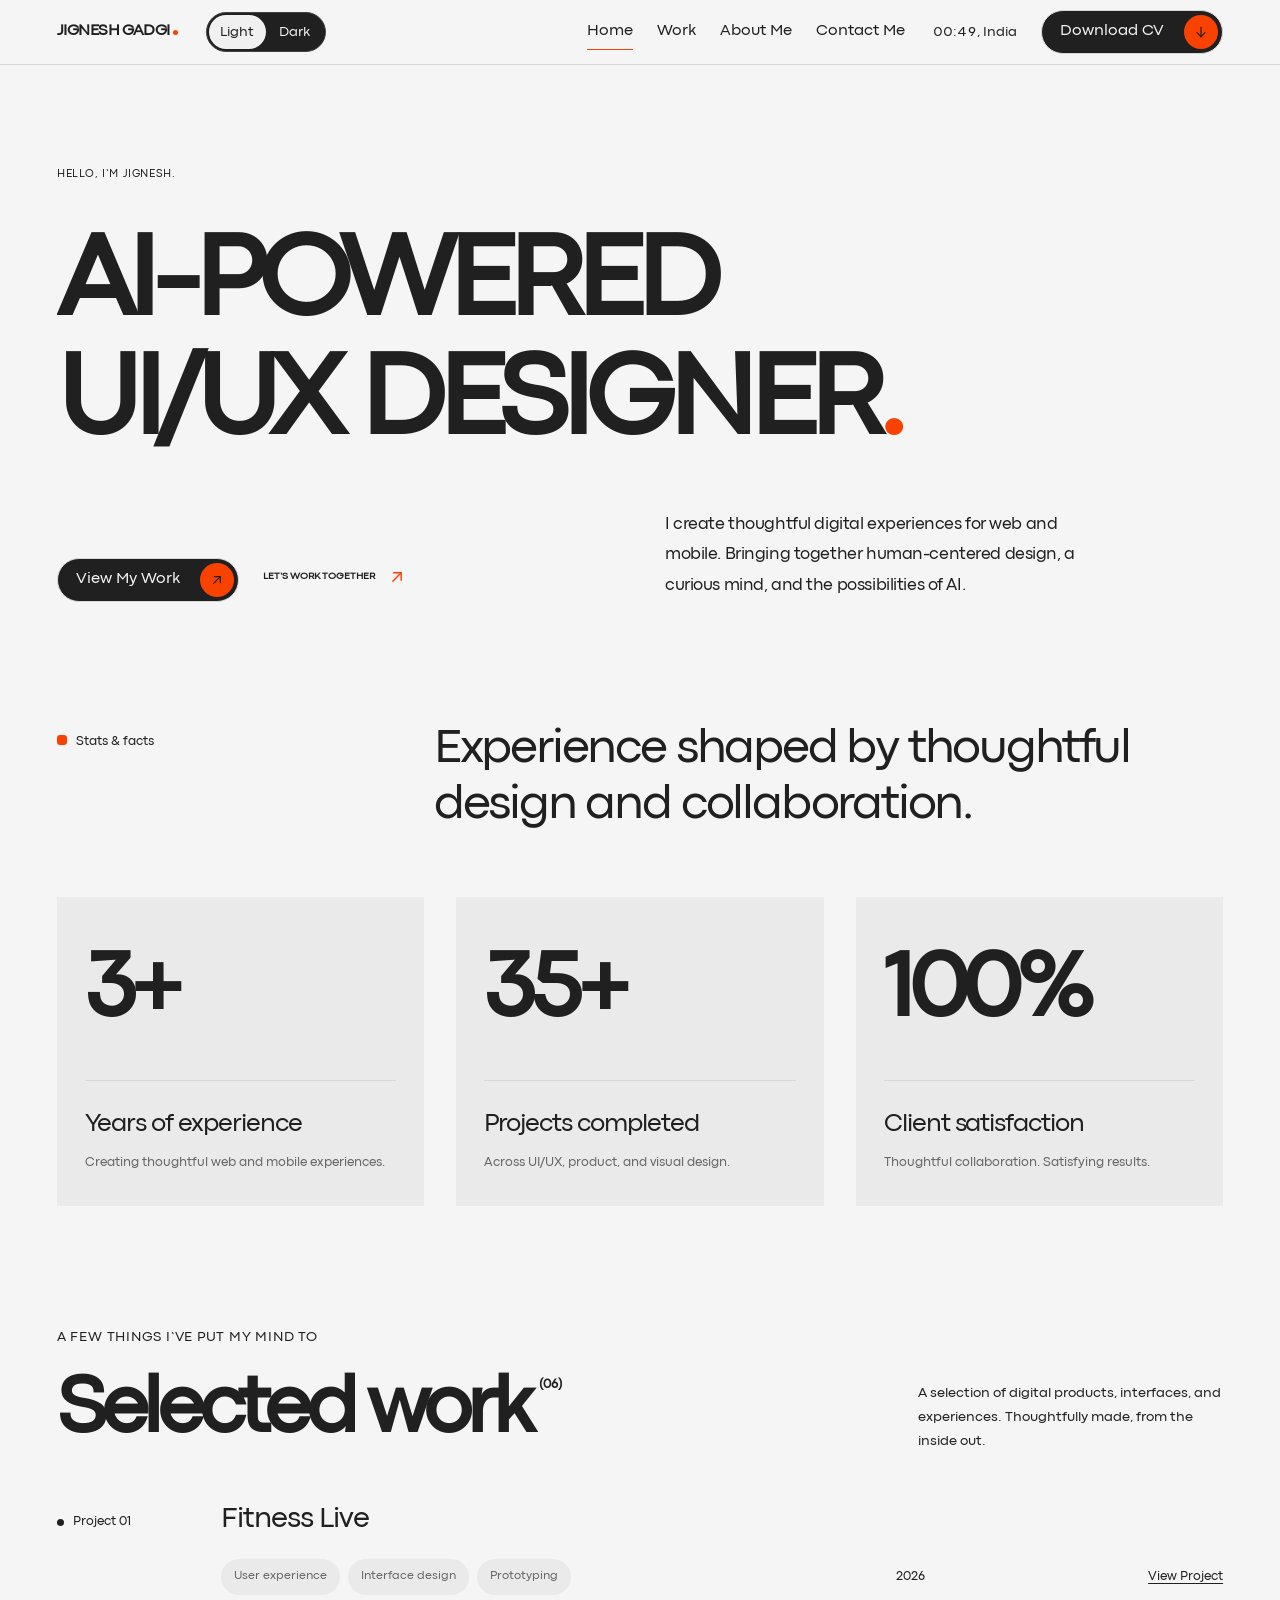
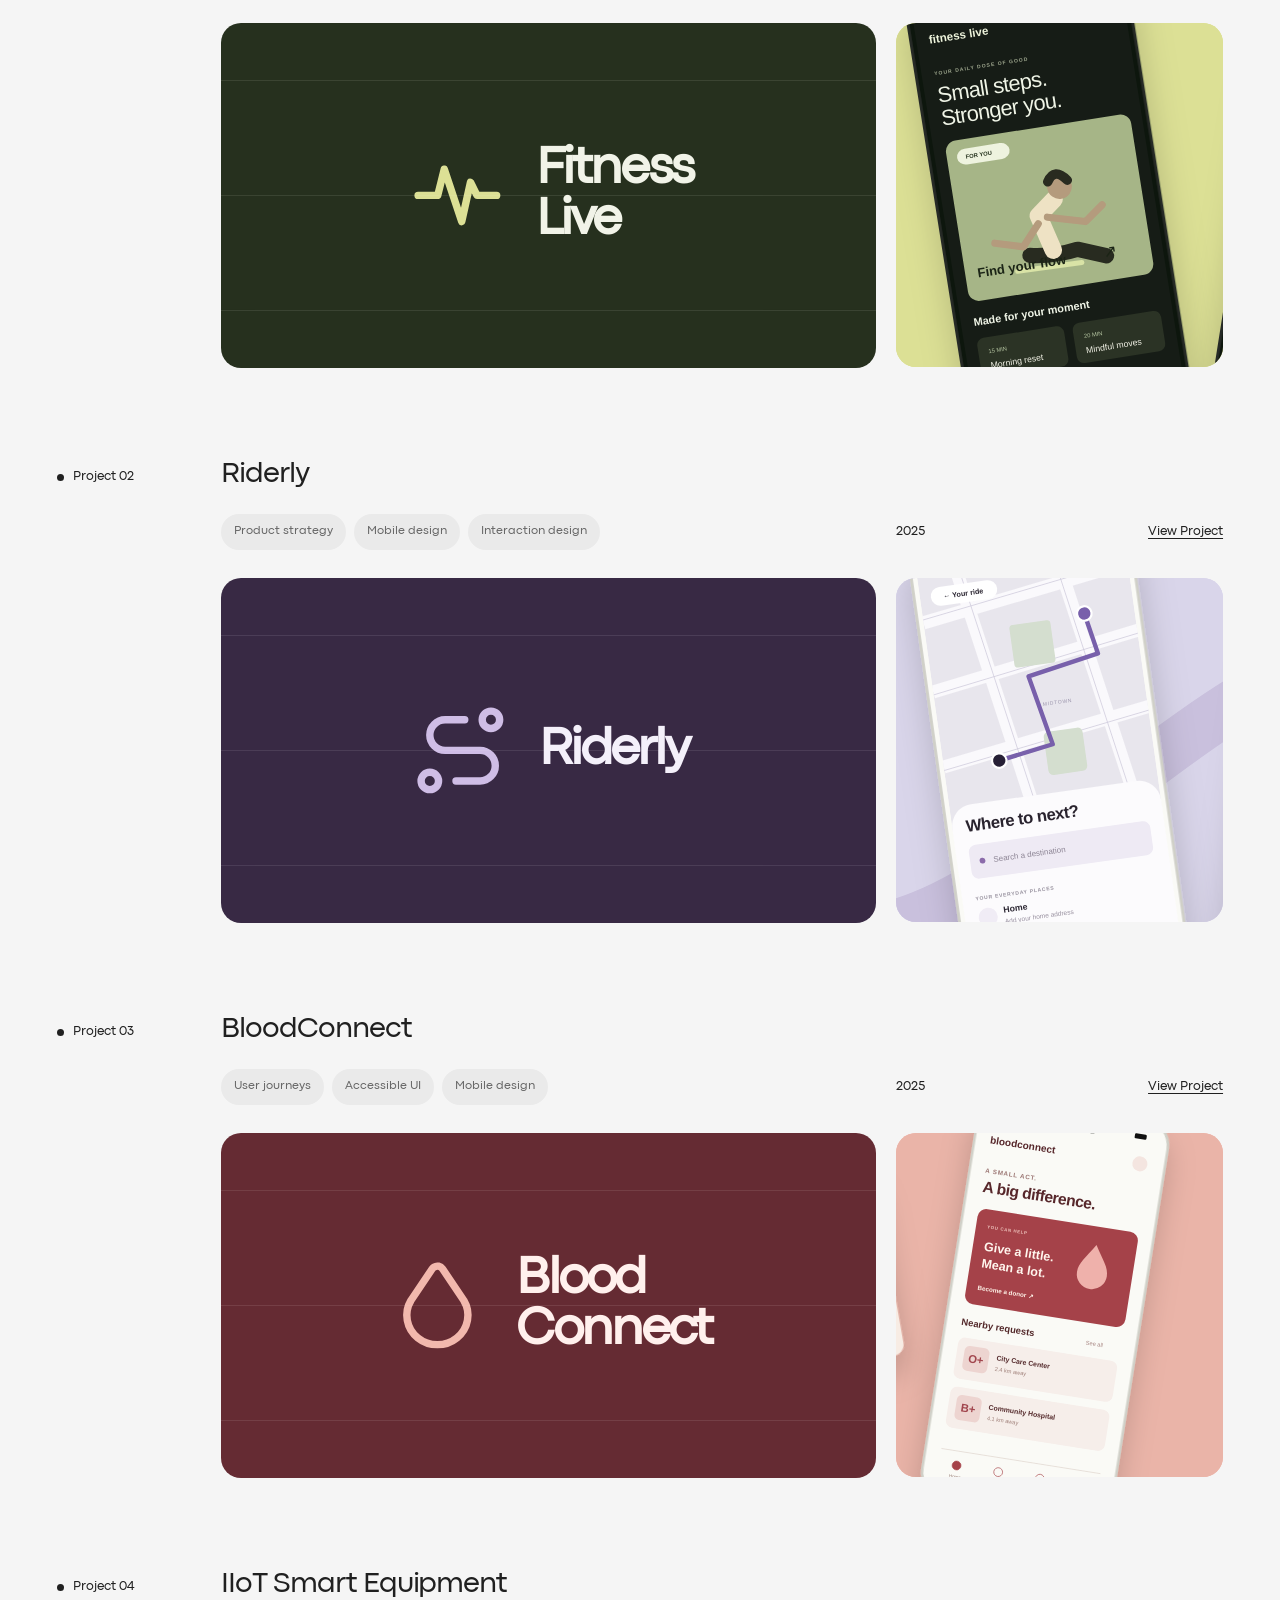
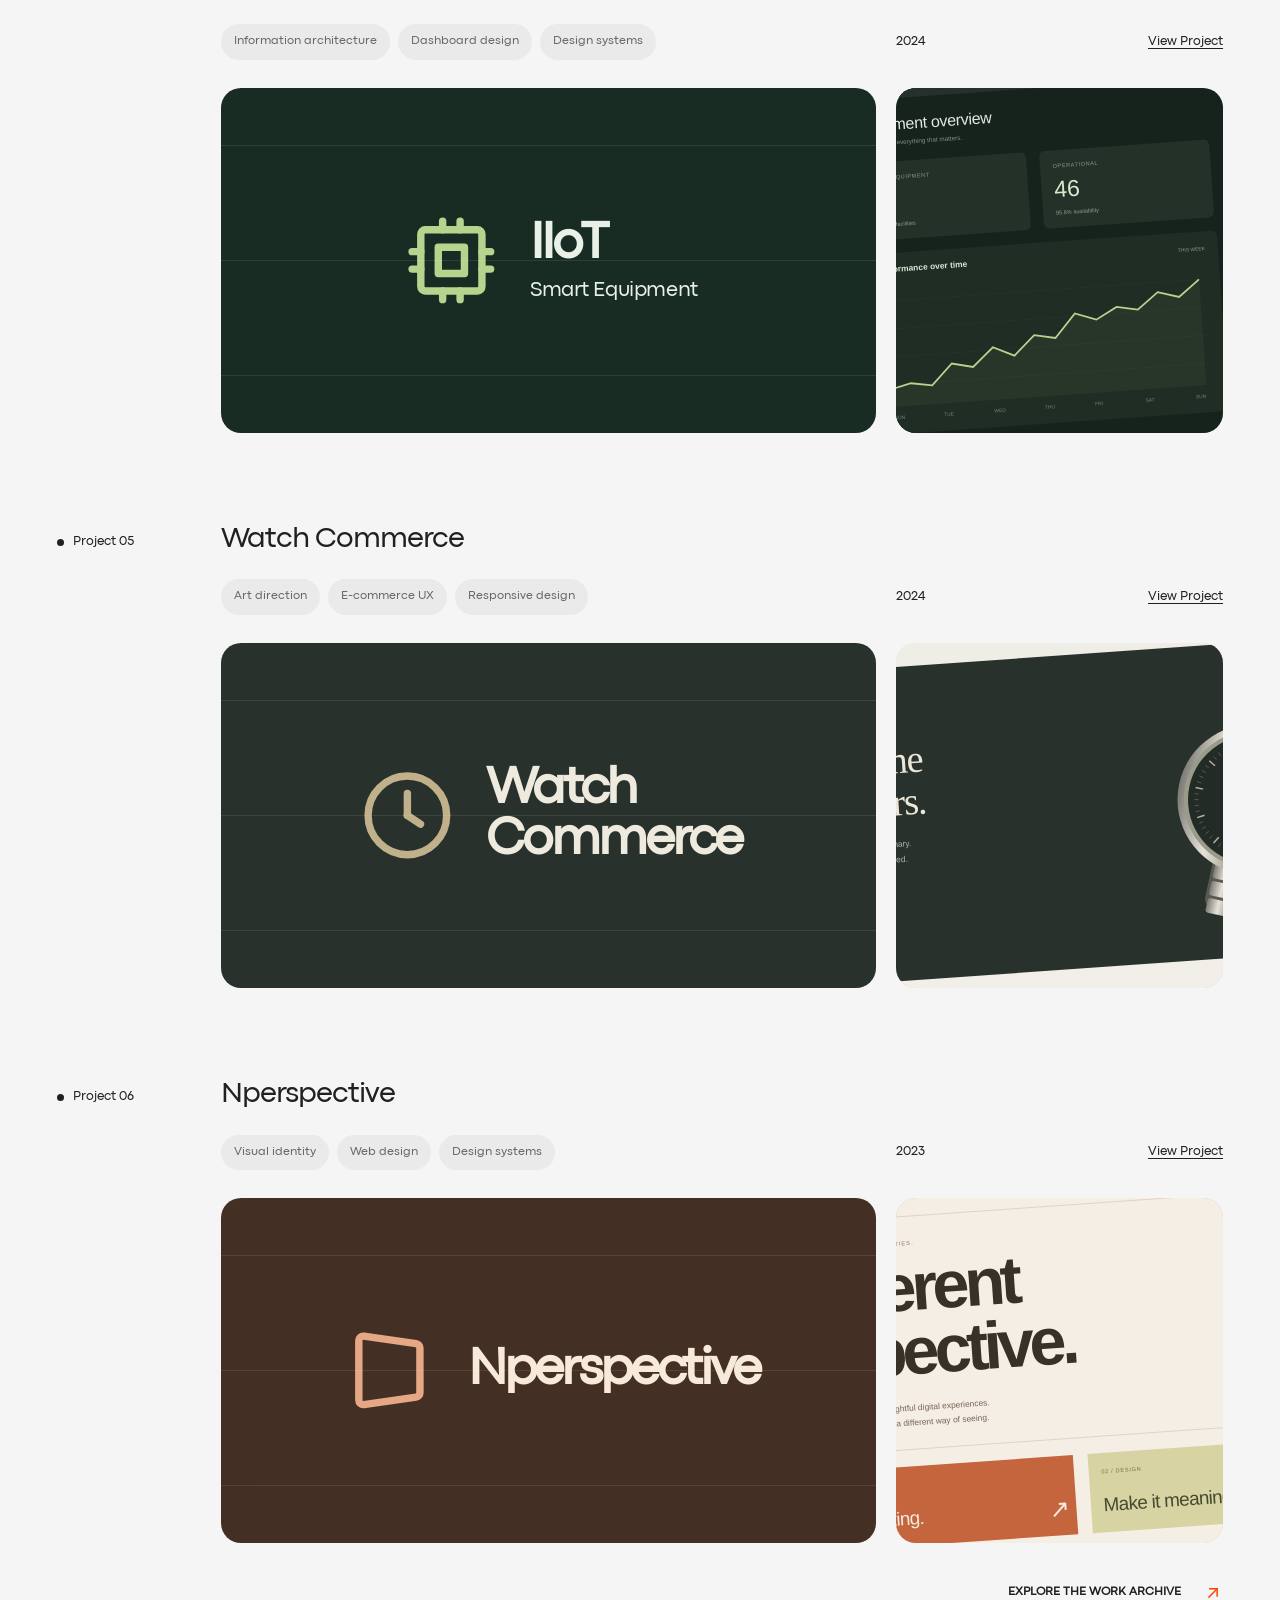
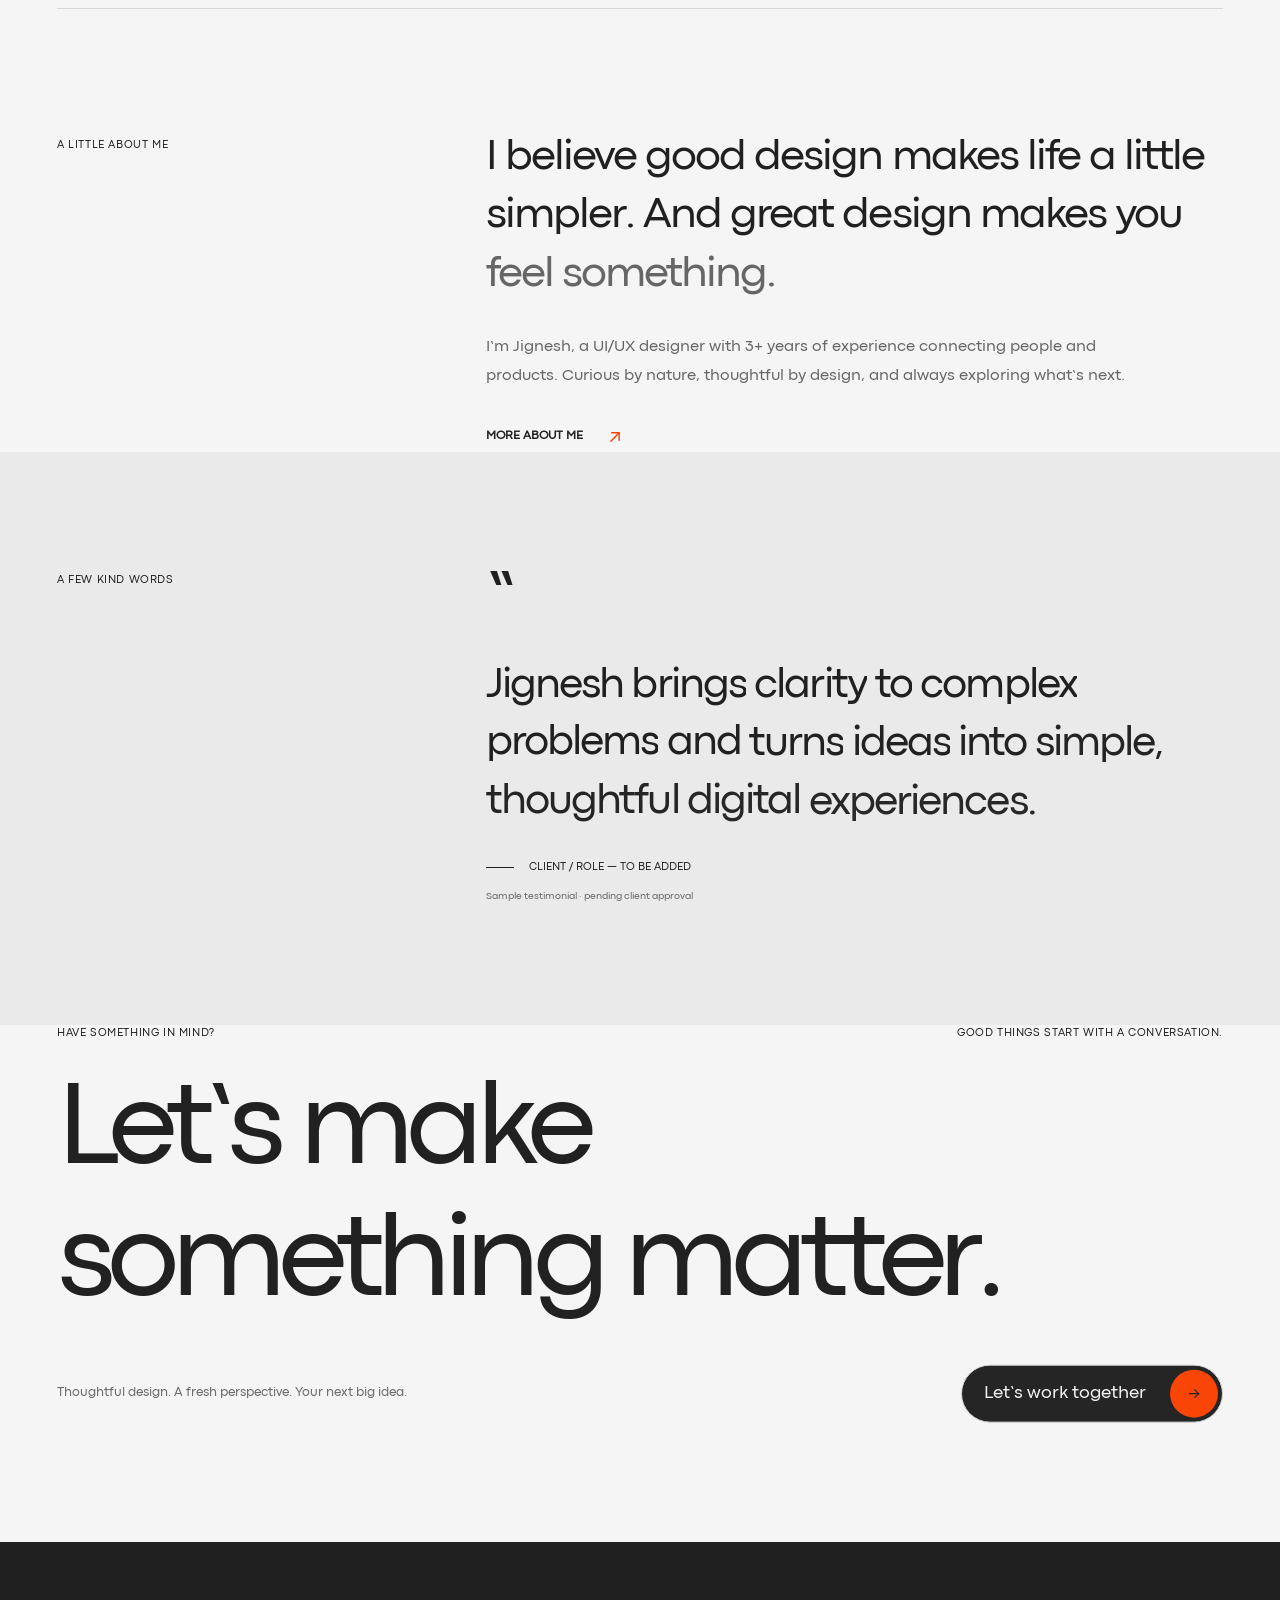
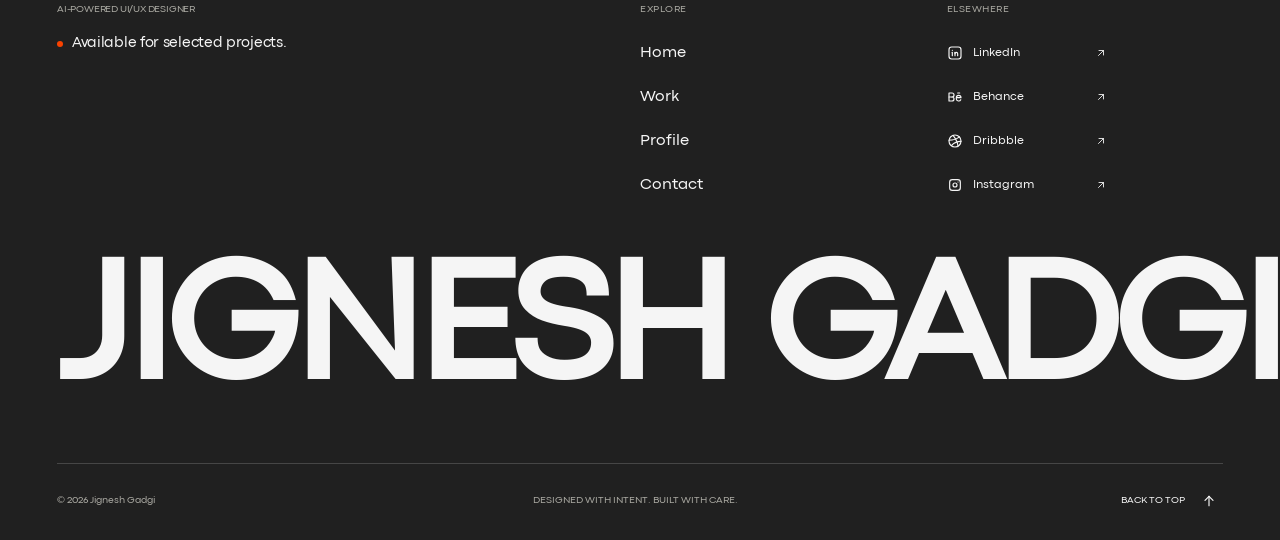
<file: index.html>
﻿<!doctype html>
<html lang="en"><head><meta charset="utf-8"><meta name="viewport" content="width=device-width,initial-scale=1"><meta name="theme-color" content="#f5f5f5"><script src="js/theme.js"></script><title>Jignesh Gadgi — AI-Powered UI/UX Designer</title><meta name="description" content="Jignesh Gadgi is an AI-powered UI/UX designer creating thoughtful digital experiences for web and mobile products."><link rel="canonical" href="https://example.com/"><meta property="og:type" content="website"><meta property="og:site_name" content="Jignesh Gadgi"><meta property="og:title" content="Jignesh Gadgi — AI-Powered UI/UX Designer"><meta property="og:description" content="Jignesh Gadgi is an AI-powered UI/UX designer creating thoughtful digital experiences for web and mobile products."><meta property="og:url" content="https://example.com/"><meta property="og:image" content="https://example.com/assets/images/social-preview.png"><meta property="og:image:width" content="1200"><meta property="og:image:height" content="630"><meta name="twitter:card" content="summary_large_image"><meta name="twitter:title" content="Jignesh Gadgi — AI-Powered UI/UX Designer"><meta name="twitter:description" content="Jignesh Gadgi is an AI-powered UI/UX designer creating thoughtful digital experiences for web and mobile products."><meta name="twitter:image" content="https://example.com/assets/images/social-preview.png"><link rel="preload" href="assets/fonts/CodecPro-Regular.ttf" as="font" type="font/ttf" crossorigin><link rel="icon" href="assets/icons/favicon.svg" type="image/svg+xml"><link rel="stylesheet" href="css/reset.css"><link rel="stylesheet" href="css/variables.css"><link rel="stylesheet" href="css/global.css"><link rel="stylesheet" href="css/hero.css"><link rel="stylesheet" href="css/projects.css"><link rel="stylesheet" href="css/services.css"><link rel="stylesheet" href="css/profile.css"><link rel="stylesheet" href="css/contact.css"><link rel="stylesheet" href="css/footer.css"><link rel="stylesheet" href="css/responsive.css"><link rel="stylesheet" href="css/case-study.css"><link rel="stylesheet" href="css/icons.css"><link rel="stylesheet" href="css/selected-work.css">
<script type="application/ld+json">{"@context":"https://schema.org","@type":"Person","name":"Jignesh Gadgi","jobTitle":"AI-Powered UI/UX Designer","url":"https://example.com","sameAs":["https://www.linkedin.com/in/jignesh-ui-ux"],"knowsAbout":["User experience design","Product design","Design systems","Interaction design"]}</script>
<script defer src="assets/vendor/gsap.min.js"></script><script defer src="assets/vendor/ScrollTrigger.min.js"></script><script defer src="js/content.js"></script><script defer src="js/utils.js"></script><script defer src="js/navigation.js"></script><script defer src="js/animations.js"></script><script defer src="js/cursor.js"></script><script defer src="js/scroll.js"></script><script defer src="js/projects.js"></script><script defer src="js/transitions.js"></script><script defer src="js/clock.js"></script><script defer src="js/main.js"></script><noscript><style>.site-header .theme-toggle,.site-header .menu-toggle{display:none}.site-header .desktop-nav{display:flex;gap:12px;margin-left:auto}@media(max-width:767px){.site-header .nav-link{font-size:11px}.site-header .wordmark{font-size:11px}.site-header .header-inner{gap:8px}}</style></noscript><link rel="stylesheet" href="css/skills.css"><script defer src="assets/vendor/matter.min.js"></script><script defer src="js/skills.js"></script><link rel="stylesheet" href="css/navigation.css"><link rel="stylesheet" href="css/theme.css"></head>
<body data-page="home"><a class="skip-link" href="#main">Skip to content</a><div class="scroll-progress" aria-hidden="true"></div>
  <header class="site-header"><div class="container header-inner">
    <a class="wordmark" href="index.html" aria-label="Jignesh Gadgi — Home">JIGNESH GADGI<span class="wordmark-dot" aria-hidden="true"></span></a>
    <div class="theme-toggle" role="group" aria-label="Color theme"><button type="button" data-theme-mode="light" aria-pressed="true">Light</button><button type="button" data-theme-mode="dark" aria-pressed="false">Dark</button></div>
    <nav class="desktop-nav" aria-label="Main navigation"><a class="nav-link" href="index.html" aria-current="page">Home</a><a class="nav-link" href="work.html">Work</a><a class="nav-link" href="profile.html">About Me</a><a class="nav-link" href="contact.html">Contact Me</a></nav>
    <div class="header-tools"><p class="location-clock" data-location-clock aria-label="Local time in India"><time>--:--</time>, <span data-location>India</span></p><button class="header-cv" type="button" data-cv-unavailable title="CV coming soon">Download CV<svg aria-hidden="true" focusable="false"
  xmlns="http://www.w3.org/2000/svg"
  width="24"
  height="24"
  viewBox="0 0 24 24"
  fill="none"
  stroke="currentColor"
  stroke-width="2"
  stroke-linecap="round"
  stroke-linejoin="round"
  class="tabler-icon icon icon-tabler icons-tabler-outline icon-tabler-arrow-down"
>
  <path stroke="none" d="M0 0h24v24H0z" fill="none"/>
  <path d="M12 5l0 14" />
  <path d="M18 13l-6 6" />
  <path d="M6 13l6 6" />
</svg></button></div>
    <button class="menu-toggle" type="button" aria-expanded="false" aria-controls="mobile-menu" aria-label="Open navigation menu"><span class="menu-plus" aria-hidden="true"><svg aria-hidden="true" focusable="false"
  xmlns="http://www.w3.org/2000/svg"
  width="24"
  height="24"
  viewBox="0 0 24 24"
  fill="none"
  stroke="currentColor"
  stroke-width="2"
  stroke-linecap="round"
  stroke-linejoin="round"
  class="tabler-icon icon icon-tabler icons-tabler-outline icon-tabler-plus"
>
  <path stroke="none" d="M0 0h24v24H0z" fill="none"/>
  <path d="M12 5l0 14" />
  <path d="M5 12l14 0" />
</svg></span></button>
  </div></header>
  <div class="mobile-menu" id="mobile-menu" hidden><nav aria-label="Mobile navigation"><a class="mobile-link" href="index.html" aria-current="page"><span>Home</span><span class="eyebrow">01</span></a><a class="mobile-link" href="work.html"><span>Work</span><span class="eyebrow">02</span></a><a class="mobile-link" href="profile.html"><span>About Me</span><span class="eyebrow">03</span></a><a class="mobile-link" href="contact.html"><span>Contact Me</span><span class="eyebrow">04</span></a></nav><div class="mobile-menu-bottom"><p class="eyebrow"><span class="dot"></span>AVAILABLE FOR<br>SELECTED PROJECTS</p><p class="eyebrow">THOUGHTFUL DESIGN.<br>HUMAN AT HEART.</p></div></div><div class="loader" aria-hidden="true"><span class="loader-mark">JG<span style="color:var(--accent)">.</span></span><div class="loader-bottom"><span class="eyebrow">THOUGHTFUL DESIGN. HUMAN AT HEART.</span><span class="eyebrow"><span class="loader-count">000</span> / 100</span></div><div class="loader-line"></div></div><div class="page-wipe" aria-hidden="true">JG.</div><div class="cursor" aria-hidden="true"></div><main id="main" tabindex="-1"><section class="hero container"><div class="hero-topline"><p class="eyebrow ">HELLO, I’M JIGNESH.</p></div><h1 class="hero-title"><span class="line-mask"><span class="line-inner">AI-POWERED</span></span><span class="line-mask"><span class="line-inner">UI/UX DESIGNER<span style="color:var(--accent)">.</span></span></span></h1><div class="hero-bottom"><div class="hero-actions"><a class="button button-primary" href="work.html" data-magnetic>View My Work<span class="arrow" aria-hidden="true"><svg aria-hidden="true" focusable="false"
  xmlns="http://www.w3.org/2000/svg"
  width="24"
  height="24"
  viewBox="0 0 24 24"
  fill="none"
  stroke="currentColor"
  stroke-width="2"
  stroke-linecap="round"
  stroke-linejoin="round"
  class="tabler-icon icon icon-tabler icons-tabler-outline icon-tabler-arrow-up-right"
>
  <path stroke="none" d="M0 0h24v24H0z" fill="none"/>
  <path d="M17 7l-10 10" />
  <path d="M8 7l9 0l0 9" />
</svg></span></a><a class="text-link" href="contact.html">LET’S WORK TOGETHER<span class="arrow" aria-hidden="true"><svg aria-hidden="true" focusable="false"
  xmlns="http://www.w3.org/2000/svg"
  width="24"
  height="24"
  viewBox="0 0 24 24"
  fill="none"
  stroke="currentColor"
  stroke-width="2"
  stroke-linecap="round"
  stroke-linejoin="round"
  class="tabler-icon icon icon-tabler icons-tabler-outline icon-tabler-arrow-up-right"
>
  <path stroke="none" d="M0 0h24v24H0z" fill="none"/>
  <path d="M17 7l-10 10" />
  <path d="M8 7l9 0l0 9" />
</svg></span></a></div><p class="hero-description">I create thoughtful digital experiences for web and mobile. Bringing together human-centered design, a curious mind, and the possibilities of AI.</p></div></section><section class="stats-section section container" aria-labelledby="stats-title">
    <div class="stats-heading"><p class="eyebrow"><span class="dot" aria-hidden="true"></span>Stats &amp; facts</p><h2 id="stats-title">Experience shaped by thoughtful design and collaboration.</h2></div>
    <div class="stats-cards"><article class="stats-card"><p class="stats-value">3+</p><div class="stats-card-copy"><h3>Years of experience</h3><p>Creating thoughtful web and mobile experiences.</p></div></article><article class="stats-card"><p class="stats-value">35+</p><div class="stats-card-copy"><h3>Projects completed</h3><p>Across UI/UX, product, and visual design.</p></div></article><article class="stats-card"><p class="stats-value">100%</p><div class="stats-card-copy"><h3>Client satisfaction</h3><p>Thoughtful collaboration. Satisfying results.</p></div></article></div>
  </section>
<section class="home-work section container" id="selected-work"><div class="section-top"><div data-reveal><p class="eyebrow ">A FEW THINGS I’VE PUT MY MIND TO</p><h2 class="section-heading">Selected work<span class="section-index">(06)</span></h2></div><p data-reveal>A selection of digital products, interfaces, and experiences. Thoughtfully made, from the inside out.</p></div><div class="selected-projects"><article class="selected-project" aria-labelledby="selected-fitness-live">
    <p class="selected-index"><span aria-hidden="true"></span>Project 01</p>
    <div class="selected-content">
      <h3 id="selected-fitness-live">Fitness Live</h3>
      <div class="selected-meta"><ul class="selected-tags" aria-label="Services"><li>User experience</li><li>Interface design</li><li>Prototyping</li></ul><div class="selected-details"><span>2026</span><a href="projects/fitness-live.html" aria-label="View Fitness Live project">View Project</a></div></div>
      <div class="selected-media">
        <a class="selected-brand selected-media-link" href="projects/fitness-live.html" data-cursor="VIEW" aria-label="Explore Fitness Live project" style="--brand-bg:#26301e;--brand-fg:#f1f3e8;--brand-accent:#dce095"><div class="selected-brand-grid" aria-hidden="true"></div><div class="selected-lockup" aria-hidden="true"><svg aria-hidden="true" focusable="false"
  xmlns="http://www.w3.org/2000/svg"
  width="24"
  height="24"
  viewBox="0 0 24 24"
  fill="none"
  stroke="currentColor"
  stroke-width="2"
  stroke-linecap="round"
  stroke-linejoin="round"
  class="tabler-icon icon icon-tabler icons-tabler-outline icon-tabler-activity-heartbeat"
>
  <path stroke="none" d="M0 0h24v24H0z" fill="none"/>
  <path d="M3 12h4.5l1.5 -6l4 12l2 -9l1.5 3h4.5" />
</svg><span class="selected-wordmark">Fitness<br>Live</span></div></a>
        <a class="selected-preview selected-media-link" href="projects/fitness-live.html" data-cursor="VIEW" aria-label="View Fitness Live interface design" style="background:#dadf8a"><img src="assets/images/fitness-live-detail.svg" alt="Fitness Live interface concept" width="1200" height="900" loading="lazy" decoding="async"></a>
      </div>
    </div>
  </article><article class="selected-project" aria-labelledby="selected-riderly">
    <p class="selected-index"><span aria-hidden="true"></span>Project 02</p>
    <div class="selected-content">
      <h3 id="selected-riderly">Riderly</h3>
      <div class="selected-meta"><ul class="selected-tags" aria-label="Services"><li>Product strategy</li><li>Mobile design</li><li>Interaction design</li></ul><div class="selected-details"><span>2025</span><a href="projects/riderly.html" aria-label="View Riderly project">View Project</a></div></div>
      <div class="selected-media">
        <a class="selected-brand selected-media-link" href="projects/riderly.html" data-cursor="VIEW" aria-label="Explore Riderly project" style="--brand-bg:#382944;--brand-fg:#f4f0fa;--brand-accent:#cfbde6"><div class="selected-brand-grid" aria-hidden="true"></div><div class="selected-lockup" aria-hidden="true"><svg aria-hidden="true" focusable="false"
  xmlns="http://www.w3.org/2000/svg"
  width="24"
  height="24"
  viewBox="0 0 24 24"
  fill="none"
  stroke="currentColor"
  stroke-width="2"
  stroke-linecap="round"
  stroke-linejoin="round"
  class="tabler-icon icon icon-tabler icons-tabler-outline icon-tabler-route"
>
  <path stroke="none" d="M0 0h24v24H0z" fill="none"/>
  <path d="M3 19a2 2 0 1 0 4 0a2 2 0 0 0 -4 0" />
  <path d="M19 7a2 2 0 1 0 0 -4a2 2 0 0 0 0 4z" />
  <path d="M11 19h5.5a3.5 3.5 0 0 0 0 -7h-8a3.5 3.5 0 0 1 0 -7h4.5" />
</svg><span class="selected-wordmark">Riderly</span></div></a>
        <a class="selected-preview selected-media-link" href="projects/riderly.html" data-cursor="VIEW" aria-label="View Riderly interface design" style="background:#d9d5ee"><img src="assets/images/riderly-detail.svg" alt="Riderly interface concept" width="1200" height="900" loading="lazy" decoding="async"></a>
      </div>
    </div>
  </article><article class="selected-project" aria-labelledby="selected-bloodconnect">
    <p class="selected-index"><span aria-hidden="true"></span>Project 03</p>
    <div class="selected-content">
      <h3 id="selected-bloodconnect">BloodConnect</h3>
      <div class="selected-meta"><ul class="selected-tags" aria-label="Services"><li>User journeys</li><li>Accessible UI</li><li>Mobile design</li></ul><div class="selected-details"><span>2025</span><a href="projects/bloodconnect.html" aria-label="View BloodConnect project">View Project</a></div></div>
      <div class="selected-media">
        <a class="selected-brand selected-media-link" href="projects/bloodconnect.html" data-cursor="VIEW" aria-label="Explore BloodConnect project" style="--brand-bg:#652b33;--brand-fg:#fff0ed;--brand-accent:#f2b8ad"><div class="selected-brand-grid" aria-hidden="true"></div><div class="selected-lockup" aria-hidden="true"><svg aria-hidden="true" focusable="false"
  xmlns="http://www.w3.org/2000/svg"
  width="24"
  height="24"
  viewBox="0 0 24 24"
  fill="none"
  stroke="currentColor"
  stroke-width="2"
  stroke-linecap="round"
  stroke-linejoin="round"
  class="tabler-icon icon icon-tabler icons-tabler-outline icon-tabler-droplet"
>
  <path stroke="none" d="M0 0h24v24H0z" fill="none"/>
  <path d="M7.502 19.423c2.602 2.105 6.395 2.105 8.996 0c2.602 -2.105 3.262 -5.708 1.566 -8.546l-4.89 -7.26c-.42 -.625 -1.287 -.803 -1.936 -.397a1.376 1.376 0 0 0 -.41 .397l-4.893 7.26c-1.695 2.838 -1.035 6.441 1.567 8.546z" />
</svg><span class="selected-wordmark">Blood<br>Connect</span></div></a>
        <a class="selected-preview selected-media-link" href="projects/bloodconnect.html" data-cursor="VIEW" aria-label="View BloodConnect interface design" style="background:#f2b8ad"><img src="assets/images/bloodconnect-detail.svg" alt="BloodConnect interface concept" width="1200" height="900" loading="lazy" decoding="async"></a>
      </div>
    </div>
  </article><article class="selected-project" aria-labelledby="selected-iiot">
    <p class="selected-index"><span aria-hidden="true"></span>Project 04</p>
    <div class="selected-content">
      <h3 id="selected-iiot">IIoT Smart Equipment</h3>
      <div class="selected-meta"><ul class="selected-tags" aria-label="Services"><li>Information architecture</li><li>Dashboard design</li><li>Design systems</li></ul><div class="selected-details"><span>2024</span><a href="projects/iiot.html" aria-label="View IIoT Smart Equipment project">View Project</a></div></div>
      <div class="selected-media">
        <a class="selected-brand selected-media-link" href="projects/iiot.html" data-cursor="VIEW" aria-label="Explore IIoT Smart Equipment project" style="--brand-bg:#192c24;--brand-fg:#e8f0e7;--brand-accent:#b7d38e"><div class="selected-brand-grid" aria-hidden="true"></div><div class="selected-lockup" aria-hidden="true"><svg aria-hidden="true" focusable="false"
  xmlns="http://www.w3.org/2000/svg"
  width="24"
  height="24"
  viewBox="0 0 24 24"
  fill="none"
  stroke="currentColor"
  stroke-width="2"
  stroke-linecap="round"
  stroke-linejoin="round"
  class="tabler-icon icon icon-tabler icons-tabler-outline icon-tabler-cpu"
>
  <path stroke="none" d="M0 0h24v24H0z" fill="none"/>
  <path d="M5 5m0 1a1 1 0 0 1 1 -1h12a1 1 0 0 1 1 1v12a1 1 0 0 1 -1 1h-12a1 1 0 0 1 -1 -1z" />
  <path d="M9 9h6v6h-6z" />
  <path d="M3 10h2" />
  <path d="M3 14h2" />
  <path d="M10 3v2" />
  <path d="M14 3v2" />
  <path d="M21 10h-2" />
  <path d="M21 14h-2" />
  <path d="M14 21v-2" />
  <path d="M10 21v-2" />
</svg><span class="selected-wordmark">IIoT<span>Smart Equipment</span></span></div></a>
        <a class="selected-preview selected-media-link" href="projects/iiot.html" data-cursor="VIEW" aria-label="View IIoT Smart Equipment interface design" style="background:#c9d9ce"><img src="assets/images/iiot-detail.svg" alt="IIoT Smart Equipment interface concept" width="1200" height="900" loading="lazy" decoding="async"></a>
      </div>
    </div>
  </article><article class="selected-project" aria-labelledby="selected-watch-commerce">
    <p class="selected-index"><span aria-hidden="true"></span>Project 05</p>
    <div class="selected-content">
      <h3 id="selected-watch-commerce">Watch Commerce</h3>
      <div class="selected-meta"><ul class="selected-tags" aria-label="Services"><li>Art direction</li><li>E-commerce UX</li><li>Responsive design</li></ul><div class="selected-details"><span>2024</span><a href="projects/watch-commerce.html" aria-label="View Watch Commerce project">View Project</a></div></div>
      <div class="selected-media">
        <a class="selected-brand selected-media-link" href="projects/watch-commerce.html" data-cursor="VIEW" aria-label="Explore Watch Commerce project" style="--brand-bg:#29312c;--brand-fg:#eeeadd;--brand-accent:#c1b18b"><div class="selected-brand-grid" aria-hidden="true"></div><div class="selected-lockup" aria-hidden="true"><svg aria-hidden="true" focusable="false"
  xmlns="http://www.w3.org/2000/svg"
  width="24"
  height="24"
  viewBox="0 0 24 24"
  fill="none"
  stroke="currentColor"
  stroke-width="2"
  stroke-linecap="round"
  stroke-linejoin="round"
  class="tabler-icon icon icon-tabler icons-tabler-outline icon-tabler-clock-hour-4"
>
  <path stroke="none" d="M0 0h24v24H0z" fill="none"/>
  <path d="M12 12m-9 0a9 9 0 1 0 18 0a9 9 0 1 0 -18 0" />
  <path d="M12 12l3 2" />
  <path d="M12 7v5" />
</svg><span class="selected-wordmark">Watch<br>Commerce</span></div></a>
        <a class="selected-preview selected-media-link" href="projects/watch-commerce.html" data-cursor="VIEW" aria-label="View Watch Commerce interface design" style="background:#d3d3ce"><img src="assets/images/watch-commerce-detail.svg" alt="Watch Commerce interface concept" width="1200" height="900" loading="lazy" decoding="async"></a>
      </div>
    </div>
  </article><article class="selected-project" aria-labelledby="selected-nperspective">
    <p class="selected-index"><span aria-hidden="true"></span>Project 06</p>
    <div class="selected-content">
      <h3 id="selected-nperspective">Nperspective</h3>
      <div class="selected-meta"><ul class="selected-tags" aria-label="Services"><li>Visual identity</li><li>Web design</li><li>Design systems</li></ul><div class="selected-details"><span>2023</span><a href="projects/nperspective.html" aria-label="View Nperspective project">View Project</a></div></div>
      <div class="selected-media">
        <a class="selected-brand selected-media-link" href="projects/nperspective.html" data-cursor="VIEW" aria-label="Explore Nperspective project" style="--brand-bg:#442f25;--brand-fg:#f7eadb;--brand-accent:#e6a785"><div class="selected-brand-grid" aria-hidden="true"></div><div class="selected-lockup" aria-hidden="true"><svg aria-hidden="true" focusable="false"
  xmlns="http://www.w3.org/2000/svg"
  width="24"
  height="24"
  viewBox="0 0 24 24"
  fill="none"
  stroke="currentColor"
  stroke-width="2"
  stroke-linecap="round"
  stroke-linejoin="round"
  class="tabler-icon icon icon-tabler icons-tabler-outline icon-tabler-perspective"
>
  <path stroke="none" d="M0 0h24v24H0z" fill="none"/>
  <path d="M6.141 4.163l12 1.714a1 1 0 0 1 .859 .99v10.266a1 1 0 0 1 -.859 .99l-12 1.714a1 1 0 0 1 -1.141 -.99v-13.694a1 1 0 0 1 1.141 -.99z" />
</svg><span class="selected-wordmark">Nperspective</span></div></a>
        <a class="selected-preview selected-media-link" href="projects/nperspective.html" data-cursor="VIEW" aria-label="View Nperspective interface design" style="background:#e6cfb6"><img src="assets/images/nperspective-detail.svg" alt="Nperspective interface concept" width="1200" height="900" loading="lazy" decoding="async"></a>
      </div>
    </div>
  </article></div><div class="archive-bottom"><a class="text-link" href="work.html">EXPLORE THE WORK ARCHIVE<span class="arrow" aria-hidden="true"><svg aria-hidden="true" focusable="false"
  xmlns="http://www.w3.org/2000/svg"
  width="24"
  height="24"
  viewBox="0 0 24 24"
  fill="none"
  stroke="currentColor"
  stroke-width="2"
  stroke-linecap="round"
  stroke-linejoin="round"
  class="tabler-icon icon icon-tabler icons-tabler-outline icon-tabler-arrow-up-right"
>
  <path stroke="none" d="M0 0h24v24H0z" fill="none"/>
  <path d="M17 7l-10 10" />
  <path d="M8 7l9 0l0 9" />
</svg></span></a></div></section>
<section class="section container"><div class="split-section intro-statement"><p class="eyebrow ">A LITTLE ABOUT ME</p><div><h2 class="large-copy" data-reveal>I believe good design makes life a little simpler. And great design makes you <span class="muted">feel something.</span></h2><div class="body-copy" style="margin-top:28px" data-reveal><p>I’m Jignesh, a UI/UX designer with 3+ years of experience connecting people and products. Curious by nature, thoughtful by design, and always exploring what’s next.</p></div><a class="text-link" href="profile.html">MORE ABOUT ME<span class="arrow" aria-hidden="true"><svg aria-hidden="true" focusable="false"
  xmlns="http://www.w3.org/2000/svg"
  width="24"
  height="24"
  viewBox="0 0 24 24"
  fill="none"
  stroke="currentColor"
  stroke-width="2"
  stroke-linecap="round"
  stroke-linejoin="round"
  class="tabler-icon icon icon-tabler icons-tabler-outline icon-tabler-arrow-up-right"
>
  <path stroke="none" d="M0 0h24v24H0z" fill="none"/>
  <path d="M17 7l-10 10" />
  <path d="M8 7l9 0l0 9" />
</svg></span></a></div></div></section>

<section hidden class="skills-playground section container" id="skills" aria-labelledby="skills-title">
  <div class="skills-intro"><p class="eyebrow"><span class="dot" aria-hidden="true"></span>THE SKILLS BEHIND THE WORK</p><h2 class="section-heading" id="skills-title">A little craft.<br>A lot of possibility.</h2><p>From the first question to the final interaction.<br>These are the skills I bring to the table.</p></div>
  <div class="skills-arena" data-skills-arena role="group" aria-label="Interactive design skills"><button type="button" class="skill-pill is-orange"><svg aria-hidden="true" focusable="false"
  xmlns="http://www.w3.org/2000/svg"
  width="24"
  height="24"
  viewBox="0 0 24 24"
  fill="none"
  stroke="currentColor"
  stroke-width="2"
  stroke-linecap="round"
  stroke-linejoin="round"
  class="tabler-icon icon icon-tabler icons-tabler-outline icon-tabler-layout-grid"
>
  <path stroke="none" d="M0 0h24v24H0z" fill="none"/>
  <path d="M4 4m0 1a1 1 0 0 1 1 -1h4a1 1 0 0 1 1 1v4a1 1 0 0 1 -1 1h-4a1 1 0 0 1 -1 -1z" />
  <path d="M14 4m0 1a1 1 0 0 1 1 -1h4a1 1 0 0 1 1 1v4a1 1 0 0 1 -1 1h-4a1 1 0 0 1 -1 -1z" />
  <path d="M4 14m0 1a1 1 0 0 1 1 -1h4a1 1 0 0 1 1 1v4a1 1 0 0 1 -1 1h-4a1 1 0 0 1 -1 -1z" />
  <path d="M14 14m0 1a1 1 0 0 1 1 -1h4a1 1 0 0 1 1 1v4a1 1 0 0 1 -1 1h-4a1 1 0 0 1 -1 -1z" />
</svg><span>UI/UX Design</span></button><button type="button" class="skill-pill"><svg aria-hidden="true" focusable="false"
  xmlns="http://www.w3.org/2000/svg"
  width="24"
  height="24"
  viewBox="0 0 24 24"
  fill="none"
  stroke="currentColor"
  stroke-width="2"
  stroke-linecap="round"
  stroke-linejoin="round"
  class="tabler-icon icon icon-tabler icons-tabler-outline icon-tabler-perspective"
>
  <path stroke="none" d="M0 0h24v24H0z" fill="none"/>
  <path d="M6.141 4.163l12 1.714a1 1 0 0 1 .859 .99v10.266a1 1 0 0 1 -.859 .99l-12 1.714a1 1 0 0 1 -1.141 -.99v-13.694a1 1 0 0 1 1.141 -.99z" />
</svg><span>Product Design</span></button><button type="button" class="skill-pill"><svg aria-hidden="true" focusable="false"
  xmlns="http://www.w3.org/2000/svg"
  width="24"
  height="24"
  viewBox="0 0 24 24"
  fill="none"
  stroke="currentColor"
  stroke-width="2"
  stroke-linecap="round"
  stroke-linejoin="round"
  class="tabler-icon icon icon-tabler icons-tabler-outline icon-tabler-route"
>
  <path stroke="none" d="M0 0h24v24H0z" fill="none"/>
  <path d="M3 19a2 2 0 1 0 4 0a2 2 0 0 0 -4 0" />
  <path d="M19 7a2 2 0 1 0 0 -4a2 2 0 0 0 0 4z" />
  <path d="M11 19h5.5a3.5 3.5 0 0 0 0 -7h-8a3.5 3.5 0 0 1 0 -7h4.5" />
</svg><span>User Research</span></button><button type="button" class="skill-pill"><svg aria-hidden="true" focusable="false"
  xmlns="http://www.w3.org/2000/svg"
  width="24"
  height="24"
  viewBox="0 0 24 24"
  fill="none"
  stroke="currentColor"
  stroke-width="2"
  stroke-linecap="round"
  stroke-linejoin="round"
  class="tabler-icon icon icon-tabler icons-tabler-outline icon-tabler-plus"
>
  <path stroke="none" d="M0 0h24v24H0z" fill="none"/>
  <path d="M12 5l0 14" />
  <path d="M5 12l14 0" />
</svg><span>Wireframing</span></button><button type="button" class="skill-pill is-orange"><svg aria-hidden="true" focusable="false"
  xmlns="http://www.w3.org/2000/svg"
  width="24"
  height="24"
  viewBox="0 0 24 24"
  fill="none"
  stroke="currentColor"
  stroke-width="2"
  stroke-linecap="round"
  stroke-linejoin="round"
  class="tabler-icon icon icon-tabler icons-tabler-outline icon-tabler-arrow-up-right"
>
  <path stroke="none" d="M0 0h24v24H0z" fill="none"/>
  <path d="M17 7l-10 10" />
  <path d="M8 7l9 0l0 9" />
</svg><span>Prototyping</span></button><button type="button" class="skill-pill"><svg aria-hidden="true" focusable="false"
  xmlns="http://www.w3.org/2000/svg"
  width="24"
  height="24"
  viewBox="0 0 24 24"
  fill="none"
  stroke="currentColor"
  stroke-width="2"
  stroke-linecap="round"
  stroke-linejoin="round"
  class="tabler-icon icon icon-tabler icons-tabler-outline icon-tabler-layout-grid"
>
  <path stroke="none" d="M0 0h24v24H0z" fill="none"/>
  <path d="M4 4m0 1a1 1 0 0 1 1 -1h4a1 1 0 0 1 1 1v4a1 1 0 0 1 -1 1h-4a1 1 0 0 1 -1 -1z" />
  <path d="M14 4m0 1a1 1 0 0 1 1 -1h4a1 1 0 0 1 1 1v4a1 1 0 0 1 -1 1h-4a1 1 0 0 1 -1 -1z" />
  <path d="M4 14m0 1a1 1 0 0 1 1 -1h4a1 1 0 0 1 1 1v4a1 1 0 0 1 -1 1h-4a1 1 0 0 1 -1 -1z" />
  <path d="M14 14m0 1a1 1 0 0 1 1 -1h4a1 1 0 0 1 1 1v4a1 1 0 0 1 -1 1h-4a1 1 0 0 1 -1 -1z" />
</svg><span>Design Systems</span></button><button type="button" class="skill-pill"><svg aria-hidden="true" focusable="false"
  xmlns="http://www.w3.org/2000/svg"
  width="24"
  height="24"
  viewBox="0 0 24 24"
  fill="none"
  stroke="currentColor"
  stroke-width="2"
  stroke-linecap="round"
  stroke-linejoin="round"
  class="tabler-icon icon icon-tabler icons-tabler-outline icon-tabler-perspective"
>
  <path stroke="none" d="M0 0h24v24H0z" fill="none"/>
  <path d="M6.141 4.163l12 1.714a1 1 0 0 1 .859 .99v10.266a1 1 0 0 1 -.859 .99l-12 1.714a1 1 0 0 1 -1.141 -.99v-13.694a1 1 0 0 1 1.141 -.99z" />
</svg><span>Interaction Design</span></button><button type="button" class="skill-pill"><svg aria-hidden="true" focusable="false"
  xmlns="http://www.w3.org/2000/svg"
  width="24"
  height="24"
  viewBox="0 0 24 24"
  fill="none"
  stroke="currentColor"
  stroke-width="2"
  stroke-linecap="round"
  stroke-linejoin="round"
  class="tabler-icon icon icon-tabler icons-tabler-outline icon-tabler-route"
>
  <path stroke="none" d="M0 0h24v24H0z" fill="none"/>
  <path d="M3 19a2 2 0 1 0 4 0a2 2 0 0 0 -4 0" />
  <path d="M19 7a2 2 0 1 0 0 -4a2 2 0 0 0 0 4z" />
  <path d="M11 19h5.5a3.5 3.5 0 0 0 0 -7h-8a3.5 3.5 0 0 1 0 -7h4.5" />
</svg><span>Responsive Design</span></button><button type="button" class="skill-pill is-orange"><svg aria-hidden="true" focusable="false"
  xmlns="http://www.w3.org/2000/svg"
  width="24"
  height="24"
  viewBox="0 0 24 24"
  fill="none"
  stroke="currentColor"
  stroke-width="2"
  stroke-linecap="round"
  stroke-linejoin="round"
  class="tabler-icon icon icon-tabler icons-tabler-outline icon-tabler-plus"
>
  <path stroke="none" d="M0 0h24v24H0z" fill="none"/>
  <path d="M12 5l0 14" />
  <path d="M5 12l14 0" />
</svg><span>AI Workflows</span></button><button type="button" class="skill-pill"><svg aria-hidden="true" focusable="false"
  xmlns="http://www.w3.org/2000/svg"
  width="24"
  height="24"
  viewBox="0 0 24 24"
  fill="none"
  stroke="currentColor"
  stroke-width="2"
  stroke-linecap="round"
  stroke-linejoin="round"
  class="tabler-icon icon icon-tabler icons-tabler-outline icon-tabler-arrow-up-right"
>
  <path stroke="none" d="M0 0h24v24H0z" fill="none"/>
  <path d="M17 7l-10 10" />
  <path d="M8 7l9 0l0 9" />
</svg><span>Visual Design</span></button></div>
</section><section class="testimonial"><div class="container testimonial-inner"><p class="eyebrow ">A FEW KIND WORDS</p><div><span class="quote-mark" aria-hidden="true">“</span><blockquote data-quote>Jignesh brings clarity to complex problems and turns ideas into simple, thoughtful digital experiences.</blockquote><p class="quote-credit">CLIENT / ROLE — TO BE ADDED</p><p class="quote-label">Sample testimonial · pending client approval</p></div></div></section><section class="contact-band container"><div class="contact-band-top" data-reveal><p class="eyebrow ">HAVE SOMETHING IN MIND?</p><p class="eyebrow ">GOOD THINGS START WITH A CONVERSATION.</p></div><div class="contact-band-link" data-reveal><h2>Let’s make<br>something matter.</h2></div><div class="contact-band-bottom" data-reveal><p>Thoughtful design. A fresh perspective. Your next big idea.</p><a class="preview-cta contact-cta" href="contact.html"><span class="preview-icon" aria-hidden="true"><svg aria-hidden="true" focusable="false"
  xmlns="http://www.w3.org/2000/svg"
  width="24"
  height="24"
  viewBox="0 0 24 24"
  fill="none"
  stroke="currentColor"
  stroke-width="2"
  stroke-linecap="round"
  stroke-linejoin="round"
  class="tabler-icon icon icon-tabler icons-tabler-outline icon-tabler-arrow-right"
>
  <path stroke="none" d="M0 0h24v24H0z" fill="none"/>
  <path d="M5 12l14 0" />
  <path d="M13 18l6 -6" />
  <path d="M13 6l6 6" />
</svg></span><span class="preview-label">Let’s work together</span></a></div></section></main><footer class="site-footer"><div class="container"><div class="footer-top"><div class="footer-about"><p class="eyebrow ">AI-POWERED UI/UX DESIGNER</p><p><span class="dot"></span>Available for selected projects.</p></div><nav class="footer-nav" aria-label="Footer navigation"><p class="eyebrow ">EXPLORE</p><a class="nav-link" href="index.html">Home</a><a class="nav-link" href="work.html">Work</a><a class="nav-link" href="profile.html">Profile</a><a class="nav-link" href="contact.html">Contact</a></nav><div class="footer-socials"><p class="eyebrow ">ELSEWHERE</p><a class="social-link" href="https://www.linkedin.com/in/jignesh-ui-ux" target="_blank" rel="noopener noreferrer"><span class="social-name"><svg aria-hidden="true" focusable="false"
  xmlns="http://www.w3.org/2000/svg"
  width="24"
  height="24"
  viewBox="0 0 24 24"
  fill="none"
  stroke="currentColor"
  stroke-width="2"
  stroke-linecap="round"
  stroke-linejoin="round"
  class="tabler-icon icon icon-tabler icons-tabler-outline icon-tabler-brand-linkedin"
>
  <path stroke="none" d="M0 0h24v24H0z" fill="none"/>
  <path d="M8 11v5" />
  <path d="M8 8v.01" />
  <path d="M12 16v-5" />
  <path d="M16 16v-3a2 2 0 1 0 -4 0" />
  <path d="M3 7a4 4 0 0 1 4 -4h10a4 4 0 0 1 4 4v10a4 4 0 0 1 -4 4h-10a4 4 0 0 1 -4 -4z" />
</svg>LinkedIn</span><span class="arrow" aria-hidden="true"><svg aria-hidden="true" focusable="false"
  xmlns="http://www.w3.org/2000/svg"
  width="24"
  height="24"
  viewBox="0 0 24 24"
  fill="none"
  stroke="currentColor"
  stroke-width="2"
  stroke-linecap="round"
  stroke-linejoin="round"
  class="tabler-icon icon icon-tabler icons-tabler-outline icon-tabler-arrow-up-right"
>
  <path stroke="none" d="M0 0h24v24H0z" fill="none"/>
  <path d="M17 7l-10 10" />
  <path d="M8 7l9 0l0 9" />
</svg></span><span class="sr-only"> (opens in new tab)</span></a><button type="button" class="social-link" data-social-placeholder="Behance" aria-label="Behance profile, coming soon"><span class="social-name"><svg aria-hidden="true" focusable="false"
  xmlns="http://www.w3.org/2000/svg"
  width="24"
  height="24"
  viewBox="0 0 24 24"
  fill="none"
  stroke="currentColor"
  stroke-width="2"
  stroke-linecap="round"
  stroke-linejoin="round"
  class="tabler-icon icon icon-tabler icons-tabler-outline icon-tabler-brand-behance"
>
  <path stroke="none" d="M0 0h24v24H0z" fill="none"/>
  <path d="M3 18v-12h4.5a3 3 0 0 1 0 6a3 3 0 0 1 0 6h-4.5" />
  <path d="M3 12l4.5 0" />
  <path d="M14 13h7a3.5 3.5 0 0 0 -7 0v2a3.5 3.5 0 0 0 6.64 1" />
  <path d="M16 6l3 0" />
</svg>Behance</span><span class="arrow" aria-hidden="true"><svg aria-hidden="true" focusable="false"
  xmlns="http://www.w3.org/2000/svg"
  width="24"
  height="24"
  viewBox="0 0 24 24"
  fill="none"
  stroke="currentColor"
  stroke-width="2"
  stroke-linecap="round"
  stroke-linejoin="round"
  class="tabler-icon icon icon-tabler icons-tabler-outline icon-tabler-arrow-up-right"
>
  <path stroke="none" d="M0 0h24v24H0z" fill="none"/>
  <path d="M17 7l-10 10" />
  <path d="M8 7l9 0l0 9" />
</svg></span></button><button type="button" class="social-link" data-social-placeholder="Dribbble" aria-label="Dribbble profile, coming soon"><span class="social-name"><svg aria-hidden="true" focusable="false"
  xmlns="http://www.w3.org/2000/svg"
  width="24"
  height="24"
  viewBox="0 0 24 24"
  fill="none"
  stroke="currentColor"
  stroke-width="2"
  stroke-linecap="round"
  stroke-linejoin="round"
  class="tabler-icon icon icon-tabler icons-tabler-outline icon-tabler-brand-dribbble"
>
  <path stroke="none" d="M0 0h24v24H0z" fill="none"/>
  <path d="M12 12m-9 0a9 9 0 1 0 18 0a9 9 0 1 0 -18 0" />
  <path d="M9 3.6c5 6 7 10.5 7.5 16.2" />
  <path d="M6.4 19c3.5 -3.5 6 -6.5 14.5 -6.4" />
  <path d="M3.1 10.75c5 0 9.814 -.38 15.314 -5" />
</svg>Dribbble</span><span class="arrow" aria-hidden="true"><svg aria-hidden="true" focusable="false"
  xmlns="http://www.w3.org/2000/svg"
  width="24"
  height="24"
  viewBox="0 0 24 24"
  fill="none"
  stroke="currentColor"
  stroke-width="2"
  stroke-linecap="round"
  stroke-linejoin="round"
  class="tabler-icon icon icon-tabler icons-tabler-outline icon-tabler-arrow-up-right"
>
  <path stroke="none" d="M0 0h24v24H0z" fill="none"/>
  <path d="M17 7l-10 10" />
  <path d="M8 7l9 0l0 9" />
</svg></span></button><button type="button" class="social-link" data-social-placeholder="Instagram" aria-label="Instagram profile, coming soon"><span class="social-name"><svg aria-hidden="true" focusable="false"
  xmlns="http://www.w3.org/2000/svg"
  width="24"
  height="24"
  viewBox="0 0 24 24"
  fill="none"
  stroke="currentColor"
  stroke-width="2"
  stroke-linecap="round"
  stroke-linejoin="round"
  class="tabler-icon icon icon-tabler icons-tabler-outline icon-tabler-brand-instagram"
>
  <path stroke="none" d="M0 0h24v24H0z" fill="none"/>
  <path d="M4 8a4 4 0 0 1 4 -4h8a4 4 0 0 1 4 4v8a4 4 0 0 1 -4 4h-8a4 4 0 0 1 -4 -4z" />
  <path d="M9 12a3 3 0 1 0 6 0a3 3 0 0 0 -6 0" />
  <path d="M16.5 7.5v.01" />
</svg>Instagram</span><span class="arrow" aria-hidden="true"><svg aria-hidden="true" focusable="false"
  xmlns="http://www.w3.org/2000/svg"
  width="24"
  height="24"
  viewBox="0 0 24 24"
  fill="none"
  stroke="currentColor"
  stroke-width="2"
  stroke-linecap="round"
  stroke-linejoin="round"
  class="tabler-icon icon icon-tabler icons-tabler-outline icon-tabler-arrow-up-right"
>
  <path stroke="none" d="M0 0h24v24H0z" fill="none"/>
  <path d="M17 7l-10 10" />
  <path d="M8 7l9 0l0 9" />
</svg></span></button></div></div><p class="footer-name" aria-label="Jignesh Gadgi">JIGNESH GADGI</p><div class="footer-bottom"><span>© 2026 Jignesh Gadgi</span><span class="footer-credit">DESIGNED WITH INTENT. BUILT WITH CARE.</span><button class="back-top" data-back-top type="button">BACK TO TOP <svg aria-hidden="true" focusable="false"
  xmlns="http://www.w3.org/2000/svg"
  width="24"
  height="24"
  viewBox="0 0 24 24"
  fill="none"
  stroke="currentColor"
  stroke-width="2"
  stroke-linecap="round"
  stroke-linejoin="round"
  class="tabler-icon icon icon-tabler icons-tabler-outline icon-tabler-arrow-up"
>
  <path stroke="none" d="M0 0h24v24H0z" fill="none"/>
  <path d="M12 5l0 14" />
  <path d="M18 11l-6 -6" />
  <path d="M6 11l6 -6" />
</svg></button></div></div></footer><div class="toast" role="status" aria-live="polite"></div></body></html>
</file>
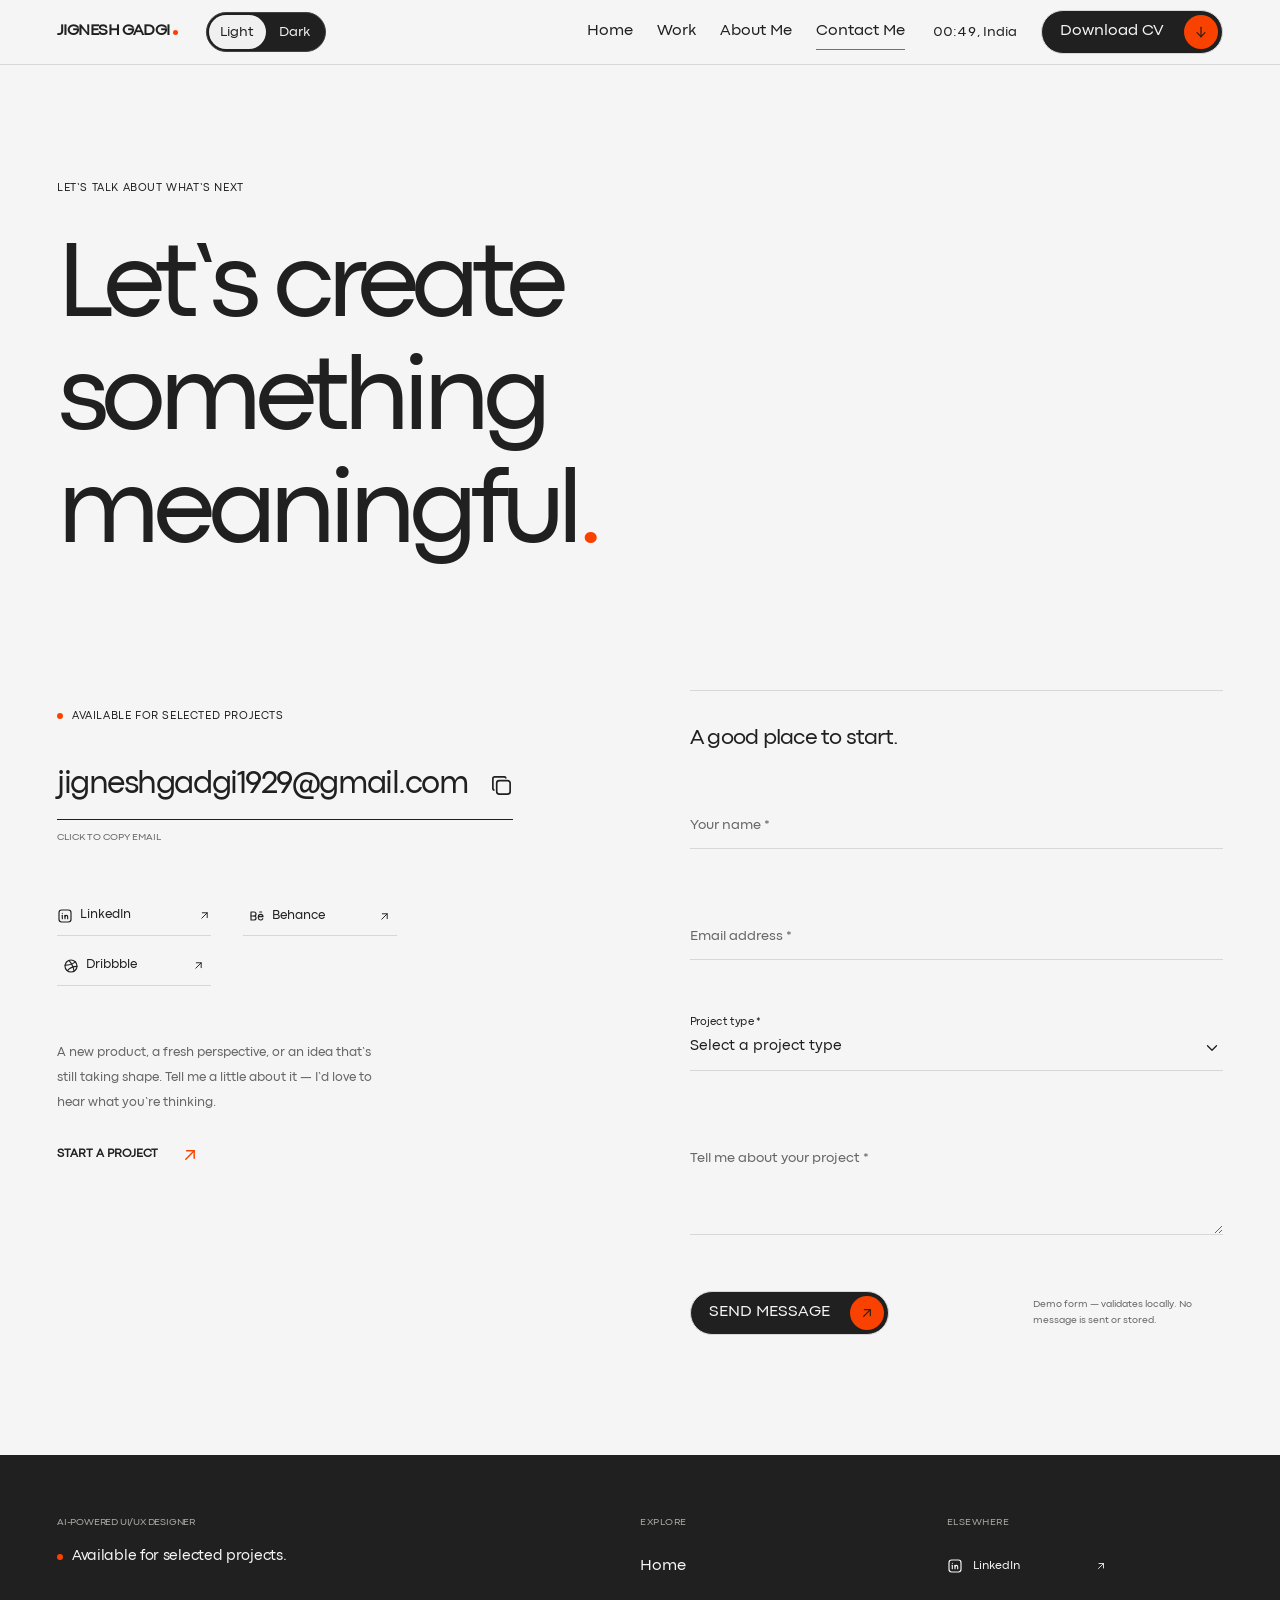
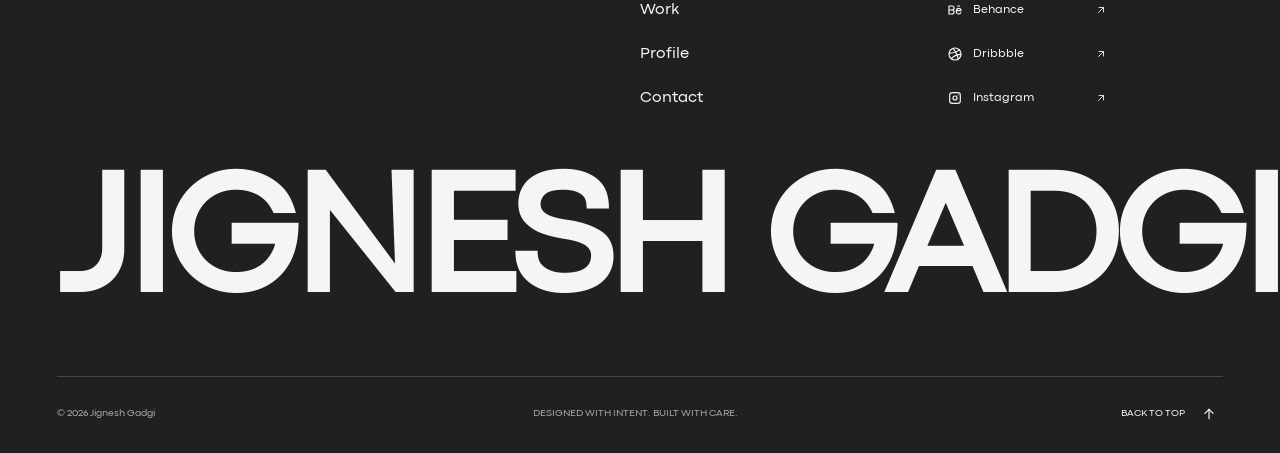
<file: contact.html>
﻿<!doctype html>
<html lang="en"><head><meta charset="utf-8"><meta name="viewport" content="width=device-width,initial-scale=1"><meta name="theme-color" content="#f5f5f5"><script src="js/theme.js"></script><title>Contact — Jignesh Gadgi</title><meta name="description" content="Have a product, website, or mobile experience in mind? Start a conversation with UI/UX designer Jignesh Gadgi."><link rel="canonical" href="https://example.com/contact.html"><meta property="og:type" content="website"><meta property="og:site_name" content="Jignesh Gadgi"><meta property="og:title" content="Contact — Jignesh Gadgi"><meta property="og:description" content="Have a product, website, or mobile experience in mind? Start a conversation with UI/UX designer Jignesh Gadgi."><meta property="og:url" content="https://example.com/contact.html"><meta property="og:image" content="https://example.com/assets/images/social-preview.png"><meta property="og:image:width" content="1200"><meta property="og:image:height" content="630"><meta name="twitter:card" content="summary_large_image"><meta name="twitter:title" content="Contact — Jignesh Gadgi"><meta name="twitter:description" content="Have a product, website, or mobile experience in mind? Start a conversation with UI/UX designer Jignesh Gadgi."><meta name="twitter:image" content="https://example.com/assets/images/social-preview.png"><link rel="preload" href="assets/fonts/CodecPro-Regular.ttf" as="font" type="font/ttf" crossorigin><link rel="icon" href="assets/icons/favicon.svg" type="image/svg+xml"><link rel="stylesheet" href="css/reset.css"><link rel="stylesheet" href="css/variables.css"><link rel="stylesheet" href="css/global.css"><link rel="stylesheet" href="css/hero.css"><link rel="stylesheet" href="css/projects.css"><link rel="stylesheet" href="css/services.css"><link rel="stylesheet" href="css/profile.css"><link rel="stylesheet" href="css/contact.css"><link rel="stylesheet" href="css/footer.css"><link rel="stylesheet" href="css/responsive.css"><link rel="stylesheet" href="css/case-study.css"><link rel="stylesheet" href="css/icons.css"><link rel="stylesheet" href="css/selected-work.css">
<script type="application/ld+json">{"@context":"https://schema.org","@type":"Person","name":"Jignesh Gadgi","jobTitle":"AI-Powered UI/UX Designer","url":"https://example.com","sameAs":["https://www.linkedin.com/in/jignesh-ui-ux"],"knowsAbout":["User experience design","Product design","Design systems","Interaction design"]}</script>
<script defer src="assets/vendor/gsap.min.js"></script><script defer src="assets/vendor/ScrollTrigger.min.js"></script><script defer src="js/content.js"></script><script defer src="js/utils.js"></script><script defer src="js/navigation.js"></script><script defer src="js/animations.js"></script><script defer src="js/cursor.js"></script><script defer src="js/scroll.js"></script><script defer src="js/projects.js"></script><script defer src="js/transitions.js"></script><script defer src="js/clock.js"></script><script defer src="js/main.js"></script><noscript><style>.site-header .theme-toggle,.site-header .menu-toggle{display:none}.site-header .desktop-nav{display:flex;gap:12px;margin-left:auto}@media(max-width:767px){.site-header .nav-link{font-size:11px}.site-header .wordmark{font-size:11px}.site-header .header-inner{gap:8px}}</style></noscript><link rel="stylesheet" href="css/navigation.css"><link rel="stylesheet" href="css/theme.css"></head>
<body data-page="contact"><a class="skip-link" href="#main">Skip to content</a><div class="scroll-progress" aria-hidden="true"></div>
  <header class="site-header"><div class="container header-inner">
    <a class="wordmark" href="index.html" aria-label="Jignesh Gadgi — Home">JIGNESH GADGI<span class="wordmark-dot" aria-hidden="true"></span></a>
    <div class="theme-toggle" role="group" aria-label="Color theme"><button type="button" data-theme-mode="light" aria-pressed="true">Light</button><button type="button" data-theme-mode="dark" aria-pressed="false">Dark</button></div>
    <nav class="desktop-nav" aria-label="Main navigation"><a class="nav-link" href="index.html">Home</a><a class="nav-link" href="work.html">Work</a><a class="nav-link" href="profile.html">About Me</a><a class="nav-link" href="contact.html" aria-current="page">Contact Me</a></nav>
    <div class="header-tools"><p class="location-clock" data-location-clock aria-label="Local time in India"><time>--:--</time>, <span data-location>India</span></p><button class="header-cv" type="button" data-cv-unavailable title="CV coming soon">Download CV<svg aria-hidden="true" focusable="false"
  xmlns="http://www.w3.org/2000/svg"
  width="24"
  height="24"
  viewBox="0 0 24 24"
  fill="none"
  stroke="currentColor"
  stroke-width="2"
  stroke-linecap="round"
  stroke-linejoin="round"
  class="tabler-icon icon icon-tabler icons-tabler-outline icon-tabler-arrow-down"
>
  <path stroke="none" d="M0 0h24v24H0z" fill="none"/>
  <path d="M12 5l0 14" />
  <path d="M18 13l-6 6" />
  <path d="M6 13l6 6" />
</svg></button></div>
    <button class="menu-toggle" type="button" aria-expanded="false" aria-controls="mobile-menu" aria-label="Open navigation menu"><span class="menu-plus" aria-hidden="true"><svg aria-hidden="true" focusable="false"
  xmlns="http://www.w3.org/2000/svg"
  width="24"
  height="24"
  viewBox="0 0 24 24"
  fill="none"
  stroke="currentColor"
  stroke-width="2"
  stroke-linecap="round"
  stroke-linejoin="round"
  class="tabler-icon icon icon-tabler icons-tabler-outline icon-tabler-plus"
>
  <path stroke="none" d="M0 0h24v24H0z" fill="none"/>
  <path d="M12 5l0 14" />
  <path d="M5 12l14 0" />
</svg></span></button>
  </div></header>
  <div class="mobile-menu" id="mobile-menu" hidden><nav aria-label="Mobile navigation"><a class="mobile-link" href="index.html"><span>Home</span><span class="eyebrow">01</span></a><a class="mobile-link" href="work.html"><span>Work</span><span class="eyebrow">02</span></a><a class="mobile-link" href="profile.html"><span>About Me</span><span class="eyebrow">03</span></a><a class="mobile-link" href="contact.html" aria-current="page"><span>Contact Me</span><span class="eyebrow">04</span></a></nav><div class="mobile-menu-bottom"><p class="eyebrow"><span class="dot"></span>AVAILABLE FOR<br>SELECTED PROJECTS</p><p class="eyebrow">THOUGHTFUL DESIGN.<br>HUMAN AT HEART.</p></div></div><div class="page-wipe" aria-hidden="true">JG.</div><div class="cursor" aria-hidden="true"></div><main id="main" tabindex="-1"><section class="page-intro contact-intro container"><p class="eyebrow ">LET’S TALK ABOUT WHAT’S NEXT</p><h1 class="contact-title"><span class="line-mask"><span class="line-inner">Let’s create</span></span><span class="line-mask"><span class="line-inner">something</span></span><span class="line-mask"><span class="line-inner">meaningful<span style="color:var(--accent)">.</span></span></span></h1></section><div class="contact-layout container"><section class="contact-aside" aria-label="Contact details"><p class="eyebrow "><span class="dot" style="background:var(--accent)"></span>AVAILABLE FOR SELECTED PROJECTS</p><button class="email-button" type="button" data-copy-email data-cursor="COPY" aria-label="Copy email address jigneshgadgi1929@gmail.com">jigneshgadgi1929@gmail.com<svg aria-hidden="true" focusable="false"
  xmlns="http://www.w3.org/2000/svg"
  width="24"
  height="24"
  viewBox="0 0 24 24"
  fill="none"
  stroke="currentColor"
  stroke-width="2"
  stroke-linecap="round"
  stroke-linejoin="round"
  class="tabler-icon icon icon-tabler icons-tabler-outline icon-tabler-copy"
>
  <path stroke="none" d="M0 0h24v24H0z" fill="none"/>
  <path d="M7 7m0 2.667a2.667 2.667 0 0 1 2.667 -2.667h8.666a2.667 2.667 0 0 1 2.667 2.667v8.666a2.667 2.667 0 0 1 -2.667 2.667h-8.666a2.667 2.667 0 0 1 -2.667 -2.667z" />
  <path d="M4.012 16.737a2.005 2.005 0 0 1 -1.012 -1.737v-10c0 -1.1 .9 -2 2 -2h10c.75 0 1.158 .385 1.5 1" />
</svg></button><span class="copy-feedback" role="status">CLICK TO COPY EMAIL</span><div class="contact-socials"><a class="social-link" href="https://www.linkedin.com/in/jignesh-ui-ux" target="_blank" rel="noopener noreferrer"><span class="social-name"><svg aria-hidden="true" focusable="false"
  xmlns="http://www.w3.org/2000/svg"
  width="24"
  height="24"
  viewBox="0 0 24 24"
  fill="none"
  stroke="currentColor"
  stroke-width="2"
  stroke-linecap="round"
  stroke-linejoin="round"
  class="tabler-icon icon icon-tabler icons-tabler-outline icon-tabler-brand-linkedin"
>
  <path stroke="none" d="M0 0h24v24H0z" fill="none"/>
  <path d="M8 11v5" />
  <path d="M8 8v.01" />
  <path d="M12 16v-5" />
  <path d="M16 16v-3a2 2 0 1 0 -4 0" />
  <path d="M3 7a4 4 0 0 1 4 -4h10a4 4 0 0 1 4 4v10a4 4 0 0 1 -4 4h-10a4 4 0 0 1 -4 -4z" />
</svg>LinkedIn</span><span class="arrow" aria-hidden="true"><svg aria-hidden="true" focusable="false"
  xmlns="http://www.w3.org/2000/svg"
  width="24"
  height="24"
  viewBox="0 0 24 24"
  fill="none"
  stroke="currentColor"
  stroke-width="2"
  stroke-linecap="round"
  stroke-linejoin="round"
  class="tabler-icon icon icon-tabler icons-tabler-outline icon-tabler-arrow-up-right"
>
  <path stroke="none" d="M0 0h24v24H0z" fill="none"/>
  <path d="M17 7l-10 10" />
  <path d="M8 7l9 0l0 9" />
</svg></span><span class="sr-only"> (opens in new tab)</span></a><button type="button" class="social-link" data-social-placeholder="Behance" aria-label="Behance profile, coming soon"><span class="social-name"><svg aria-hidden="true" focusable="false"
  xmlns="http://www.w3.org/2000/svg"
  width="24"
  height="24"
  viewBox="0 0 24 24"
  fill="none"
  stroke="currentColor"
  stroke-width="2"
  stroke-linecap="round"
  stroke-linejoin="round"
  class="tabler-icon icon icon-tabler icons-tabler-outline icon-tabler-brand-behance"
>
  <path stroke="none" d="M0 0h24v24H0z" fill="none"/>
  <path d="M3 18v-12h4.5a3 3 0 0 1 0 6a3 3 0 0 1 0 6h-4.5" />
  <path d="M3 12l4.5 0" />
  <path d="M14 13h7a3.5 3.5 0 0 0 -7 0v2a3.5 3.5 0 0 0 6.64 1" />
  <path d="M16 6l3 0" />
</svg>Behance</span><span class="arrow" aria-hidden="true"><svg aria-hidden="true" focusable="false"
  xmlns="http://www.w3.org/2000/svg"
  width="24"
  height="24"
  viewBox="0 0 24 24"
  fill="none"
  stroke="currentColor"
  stroke-width="2"
  stroke-linecap="round"
  stroke-linejoin="round"
  class="tabler-icon icon icon-tabler icons-tabler-outline icon-tabler-arrow-up-right"
>
  <path stroke="none" d="M0 0h24v24H0z" fill="none"/>
  <path d="M17 7l-10 10" />
  <path d="M8 7l9 0l0 9" />
</svg></span></button><button type="button" class="social-link" data-social-placeholder="Dribbble" aria-label="Dribbble profile, coming soon"><span class="social-name"><svg aria-hidden="true" focusable="false"
  xmlns="http://www.w3.org/2000/svg"
  width="24"
  height="24"
  viewBox="0 0 24 24"
  fill="none"
  stroke="currentColor"
  stroke-width="2"
  stroke-linecap="round"
  stroke-linejoin="round"
  class="tabler-icon icon icon-tabler icons-tabler-outline icon-tabler-brand-dribbble"
>
  <path stroke="none" d="M0 0h24v24H0z" fill="none"/>
  <path d="M12 12m-9 0a9 9 0 1 0 18 0a9 9 0 1 0 -18 0" />
  <path d="M9 3.6c5 6 7 10.5 7.5 16.2" />
  <path d="M6.4 19c3.5 -3.5 6 -6.5 14.5 -6.4" />
  <path d="M3.1 10.75c5 0 9.814 -.38 15.314 -5" />
</svg>Dribbble</span><span class="arrow" aria-hidden="true"><svg aria-hidden="true" focusable="false"
  xmlns="http://www.w3.org/2000/svg"
  width="24"
  height="24"
  viewBox="0 0 24 24"
  fill="none"
  stroke="currentColor"
  stroke-width="2"
  stroke-linecap="round"
  stroke-linejoin="round"
  class="tabler-icon icon icon-tabler icons-tabler-outline icon-tabler-arrow-up-right"
>
  <path stroke="none" d="M0 0h24v24H0z" fill="none"/>
  <path d="M17 7l-10 10" />
  <path d="M8 7l9 0l0 9" />
</svg></span></button></div><p class="contact-note">A new product, a fresh perspective, or an idea that’s still taking shape. Tell me a little about it — I’d love to hear what you’re thinking.</p><div style="margin-top:26px"><a class="text-link" href="#contact-form">START A PROJECT<span class="arrow" aria-hidden="true"><svg aria-hidden="true" focusable="false"
  xmlns="http://www.w3.org/2000/svg"
  width="24"
  height="24"
  viewBox="0 0 24 24"
  fill="none"
  stroke="currentColor"
  stroke-width="2"
  stroke-linecap="round"
  stroke-linejoin="round"
  class="tabler-icon icon icon-tabler icons-tabler-outline icon-tabler-arrow-up-right"
>
  <path stroke="none" d="M0 0h24v24H0z" fill="none"/>
  <path d="M17 7l-10 10" />
  <path d="M8 7l9 0l0 9" />
</svg></span></a></div></section><section aria-label="Project enquiry"><form class="contact-form" id="contact-form" action="#contact-form" method="get"><p class="form-intro">A good place to start.</p><noscript><p class="notice">This demo form needs JavaScript. You can use the email address alongside it.</p></noscript><div class="form-field"><label for="name">Your name <span aria-hidden="true">*</span></label><input id="name" name="name" type="text" autocomplete="name" maxlength="100" required aria-describedby="name-error" data-error="Please enter your name."><span class="field-error" id="name-error"></span></div><div class="form-field"><label for="email">Email address <span aria-hidden="true">*</span></label><input id="email" name="email" type="email" autocomplete="email" maxlength="254" required aria-describedby="email-error" data-error="Please enter your email address."><span class="field-error" id="email-error"></span></div><div class="form-field select-field"><label for="project-type">Project type <span aria-hidden="true">*</span></label><select id="project-type" name="project-type" required aria-describedby="project-type-error" data-error="Please choose a project type."><option value="">Select a project type</option><option>UI/UX design</option><option>Product design</option><option>Web design</option><option>Mobile app design</option><option>Design systems</option><option>AI-powered design</option><option>Visual / graphic design</option><option>Something else</option></select><svg aria-hidden="true" focusable="false"
  xmlns="http://www.w3.org/2000/svg"
  width="24"
  height="24"
  viewBox="0 0 24 24"
  fill="none"
  stroke="currentColor"
  stroke-width="2"
  stroke-linecap="round"
  stroke-linejoin="round"
  class="tabler-icon icon icon-tabler icons-tabler-outline icon-tabler-chevron-down"
>
  <path stroke="none" d="M0 0h24v24H0z" fill="none"/>
  <path d="M6 9l6 6l6 -6" />
</svg><span class="field-error" id="project-type-error"></span></div><div class="form-field"><label for="message">Tell me about your project <span aria-hidden="true">*</span></label><textarea id="message" name="message" rows="3" minlength="20" maxlength="5000" required aria-describedby="message-error" data-error="Please tell me about your project."></textarea><span class="field-error" id="message-error"></span></div><div class="form-bottom"><button class="button button-primary" type="submit" disabled>SEND MESSAGE<span class="arrow" aria-hidden="true"><svg aria-hidden="true" focusable="false"
  xmlns="http://www.w3.org/2000/svg"
  width="24"
  height="24"
  viewBox="0 0 24 24"
  fill="none"
  stroke="currentColor"
  stroke-width="2"
  stroke-linecap="round"
  stroke-linejoin="round"
  class="tabler-icon icon icon-tabler icons-tabler-outline icon-tabler-arrow-up-right"
>
  <path stroke="none" d="M0 0h24v24H0z" fill="none"/>
  <path d="M17 7l-10 10" />
  <path d="M8 7l9 0l0 9" />
</svg></span></button><p>Demo form — validates locally. No message is sent or stored.</p></div></form><div class="form-success" tabindex="-1" hidden><span class="success-mark" aria-hidden="true"><svg aria-hidden="true" focusable="false"
  xmlns="http://www.w3.org/2000/svg"
  width="24"
  height="24"
  viewBox="0 0 24 24"
  fill="none"
  stroke="currentColor"
  stroke-width="2"
  stroke-linecap="round"
  stroke-linejoin="round"
  class="tabler-icon icon icon-tabler icons-tabler-outline icon-tabler-check"
>
  <path stroke="none" d="M0 0h24v24H0z" fill="none"/>
  <path d="M5 12l5 5l10 -10" />
</svg></span><h2>Your brief looks good.</h2><p>This is a frontend demo. Your details passed validation, but no message has been sent or stored. Open an email draft with your brief below, or go back to keep editing.</p><a class="button button-primary" href="mailto:jigneshgadgi1929@gmail.com" data-email-draft>OPEN EMAIL DRAFT<span class="arrow" aria-hidden="true"><svg aria-hidden="true" focusable="false"
  xmlns="http://www.w3.org/2000/svg"
  width="24"
  height="24"
  viewBox="0 0 24 24"
  fill="none"
  stroke="currentColor"
  stroke-width="2"
  stroke-linecap="round"
  stroke-linejoin="round"
  class="tabler-icon icon icon-tabler icons-tabler-outline icon-tabler-arrow-up-right"
>
  <path stroke="none" d="M0 0h24v24H0z" fill="none"/>
  <path d="M17 7l-10 10" />
  <path d="M8 7l9 0l0 9" />
</svg></span></a><button type="button" class="button button-secondary" data-reset-form>BACK TO YOUR MESSAGE<span class="arrow" aria-hidden="true"><svg aria-hidden="true" focusable="false"
  xmlns="http://www.w3.org/2000/svg"
  width="24"
  height="24"
  viewBox="0 0 24 24"
  fill="none"
  stroke="currentColor"
  stroke-width="2"
  stroke-linecap="round"
  stroke-linejoin="round"
  class="tabler-icon icon icon-tabler icons-tabler-outline icon-tabler-arrow-up-right"
>
  <path stroke="none" d="M0 0h24v24H0z" fill="none"/>
  <path d="M17 7l-10 10" />
  <path d="M8 7l9 0l0 9" />
</svg></span></button></div></section></div></main><footer class="site-footer"><div class="container"><div class="footer-top"><div class="footer-about"><p class="eyebrow ">AI-POWERED UI/UX DESIGNER</p><p><span class="dot"></span>Available for selected projects.</p></div><nav class="footer-nav" aria-label="Footer navigation"><p class="eyebrow ">EXPLORE</p><a class="nav-link" href="index.html">Home</a><a class="nav-link" href="work.html">Work</a><a class="nav-link" href="profile.html">Profile</a><a class="nav-link" href="contact.html">Contact</a></nav><div class="footer-socials"><p class="eyebrow ">ELSEWHERE</p><a class="social-link" href="https://www.linkedin.com/in/jignesh-ui-ux" target="_blank" rel="noopener noreferrer"><span class="social-name"><svg aria-hidden="true" focusable="false"
  xmlns="http://www.w3.org/2000/svg"
  width="24"
  height="24"
  viewBox="0 0 24 24"
  fill="none"
  stroke="currentColor"
  stroke-width="2"
  stroke-linecap="round"
  stroke-linejoin="round"
  class="tabler-icon icon icon-tabler icons-tabler-outline icon-tabler-brand-linkedin"
>
  <path stroke="none" d="M0 0h24v24H0z" fill="none"/>
  <path d="M8 11v5" />
  <path d="M8 8v.01" />
  <path d="M12 16v-5" />
  <path d="M16 16v-3a2 2 0 1 0 -4 0" />
  <path d="M3 7a4 4 0 0 1 4 -4h10a4 4 0 0 1 4 4v10a4 4 0 0 1 -4 4h-10a4 4 0 0 1 -4 -4z" />
</svg>LinkedIn</span><span class="arrow" aria-hidden="true"><svg aria-hidden="true" focusable="false"
  xmlns="http://www.w3.org/2000/svg"
  width="24"
  height="24"
  viewBox="0 0 24 24"
  fill="none"
  stroke="currentColor"
  stroke-width="2"
  stroke-linecap="round"
  stroke-linejoin="round"
  class="tabler-icon icon icon-tabler icons-tabler-outline icon-tabler-arrow-up-right"
>
  <path stroke="none" d="M0 0h24v24H0z" fill="none"/>
  <path d="M17 7l-10 10" />
  <path d="M8 7l9 0l0 9" />
</svg></span><span class="sr-only"> (opens in new tab)</span></a><button type="button" class="social-link" data-social-placeholder="Behance" aria-label="Behance profile, coming soon"><span class="social-name"><svg aria-hidden="true" focusable="false"
  xmlns="http://www.w3.org/2000/svg"
  width="24"
  height="24"
  viewBox="0 0 24 24"
  fill="none"
  stroke="currentColor"
  stroke-width="2"
  stroke-linecap="round"
  stroke-linejoin="round"
  class="tabler-icon icon icon-tabler icons-tabler-outline icon-tabler-brand-behance"
>
  <path stroke="none" d="M0 0h24v24H0z" fill="none"/>
  <path d="M3 18v-12h4.5a3 3 0 0 1 0 6a3 3 0 0 1 0 6h-4.5" />
  <path d="M3 12l4.5 0" />
  <path d="M14 13h7a3.5 3.5 0 0 0 -7 0v2a3.5 3.5 0 0 0 6.64 1" />
  <path d="M16 6l3 0" />
</svg>Behance</span><span class="arrow" aria-hidden="true"><svg aria-hidden="true" focusable="false"
  xmlns="http://www.w3.org/2000/svg"
  width="24"
  height="24"
  viewBox="0 0 24 24"
  fill="none"
  stroke="currentColor"
  stroke-width="2"
  stroke-linecap="round"
  stroke-linejoin="round"
  class="tabler-icon icon icon-tabler icons-tabler-outline icon-tabler-arrow-up-right"
>
  <path stroke="none" d="M0 0h24v24H0z" fill="none"/>
  <path d="M17 7l-10 10" />
  <path d="M8 7l9 0l0 9" />
</svg></span></button><button type="button" class="social-link" data-social-placeholder="Dribbble" aria-label="Dribbble profile, coming soon"><span class="social-name"><svg aria-hidden="true" focusable="false"
  xmlns="http://www.w3.org/2000/svg"
  width="24"
  height="24"
  viewBox="0 0 24 24"
  fill="none"
  stroke="currentColor"
  stroke-width="2"
  stroke-linecap="round"
  stroke-linejoin="round"
  class="tabler-icon icon icon-tabler icons-tabler-outline icon-tabler-brand-dribbble"
>
  <path stroke="none" d="M0 0h24v24H0z" fill="none"/>
  <path d="M12 12m-9 0a9 9 0 1 0 18 0a9 9 0 1 0 -18 0" />
  <path d="M9 3.6c5 6 7 10.5 7.5 16.2" />
  <path d="M6.4 19c3.5 -3.5 6 -6.5 14.5 -6.4" />
  <path d="M3.1 10.75c5 0 9.814 -.38 15.314 -5" />
</svg>Dribbble</span><span class="arrow" aria-hidden="true"><svg aria-hidden="true" focusable="false"
  xmlns="http://www.w3.org/2000/svg"
  width="24"
  height="24"
  viewBox="0 0 24 24"
  fill="none"
  stroke="currentColor"
  stroke-width="2"
  stroke-linecap="round"
  stroke-linejoin="round"
  class="tabler-icon icon icon-tabler icons-tabler-outline icon-tabler-arrow-up-right"
>
  <path stroke="none" d="M0 0h24v24H0z" fill="none"/>
  <path d="M17 7l-10 10" />
  <path d="M8 7l9 0l0 9" />
</svg></span></button><button type="button" class="social-link" data-social-placeholder="Instagram" aria-label="Instagram profile, coming soon"><span class="social-name"><svg aria-hidden="true" focusable="false"
  xmlns="http://www.w3.org/2000/svg"
  width="24"
  height="24"
  viewBox="0 0 24 24"
  fill="none"
  stroke="currentColor"
  stroke-width="2"
  stroke-linecap="round"
  stroke-linejoin="round"
  class="tabler-icon icon icon-tabler icons-tabler-outline icon-tabler-brand-instagram"
>
  <path stroke="none" d="M0 0h24v24H0z" fill="none"/>
  <path d="M4 8a4 4 0 0 1 4 -4h8a4 4 0 0 1 4 4v8a4 4 0 0 1 -4 4h-8a4 4 0 0 1 -4 -4z" />
  <path d="M9 12a3 3 0 1 0 6 0a3 3 0 0 0 -6 0" />
  <path d="M16.5 7.5v.01" />
</svg>Instagram</span><span class="arrow" aria-hidden="true"><svg aria-hidden="true" focusable="false"
  xmlns="http://www.w3.org/2000/svg"
  width="24"
  height="24"
  viewBox="0 0 24 24"
  fill="none"
  stroke="currentColor"
  stroke-width="2"
  stroke-linecap="round"
  stroke-linejoin="round"
  class="tabler-icon icon icon-tabler icons-tabler-outline icon-tabler-arrow-up-right"
>
  <path stroke="none" d="M0 0h24v24H0z" fill="none"/>
  <path d="M17 7l-10 10" />
  <path d="M8 7l9 0l0 9" />
</svg></span></button></div></div><p class="footer-name" aria-label="Jignesh Gadgi">JIGNESH GADGI</p><div class="footer-bottom"><span>© 2026 Jignesh Gadgi</span><span class="footer-credit">DESIGNED WITH INTENT. BUILT WITH CARE.</span><button class="back-top" data-back-top type="button">BACK TO TOP <svg aria-hidden="true" focusable="false"
  xmlns="http://www.w3.org/2000/svg"
  width="24"
  height="24"
  viewBox="0 0 24 24"
  fill="none"
  stroke="currentColor"
  stroke-width="2"
  stroke-linecap="round"
  stroke-linejoin="round"
  class="tabler-icon icon icon-tabler icons-tabler-outline icon-tabler-arrow-up"
>
  <path stroke="none" d="M0 0h24v24H0z" fill="none"/>
  <path d="M12 5l0 14" />
  <path d="M18 11l-6 -6" />
  <path d="M6 11l6 -6" />
</svg></button></div></div></footer><div class="toast" role="status" aria-live="polite"></div></body></html>
</file>
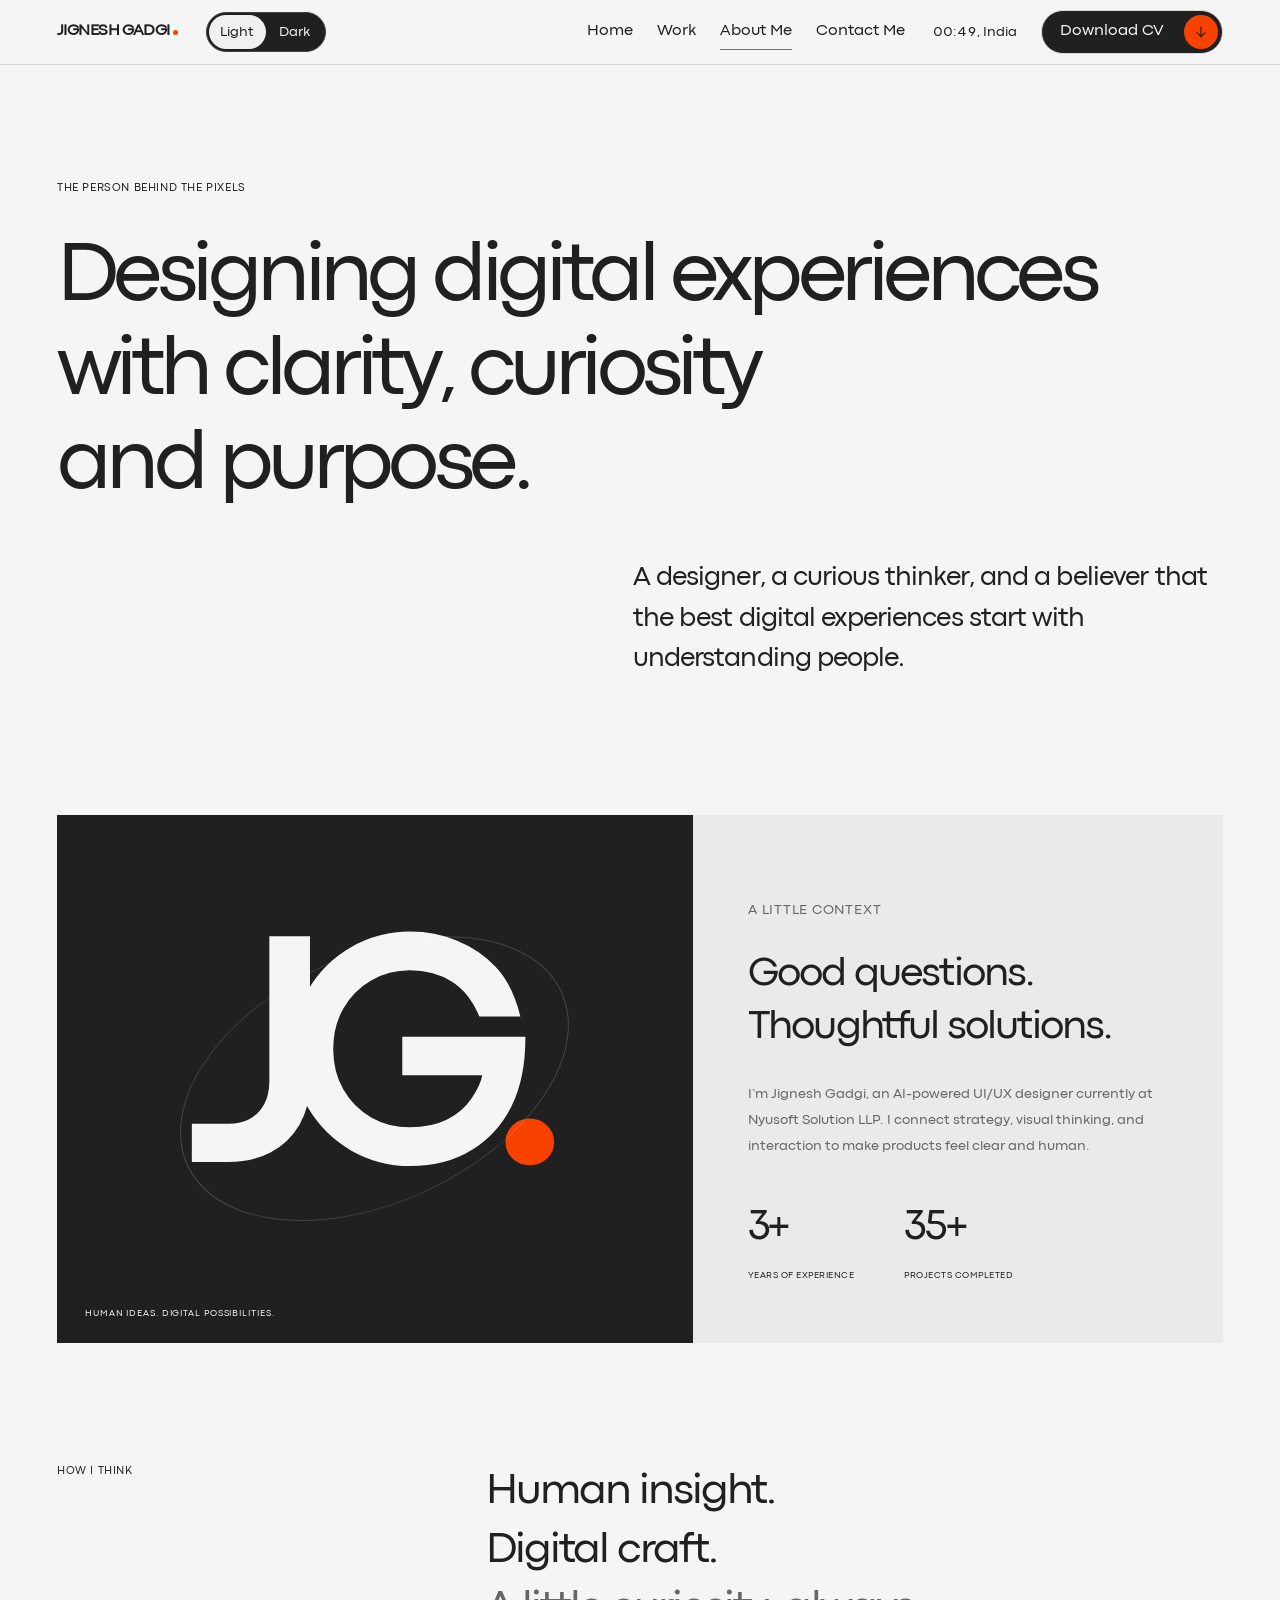
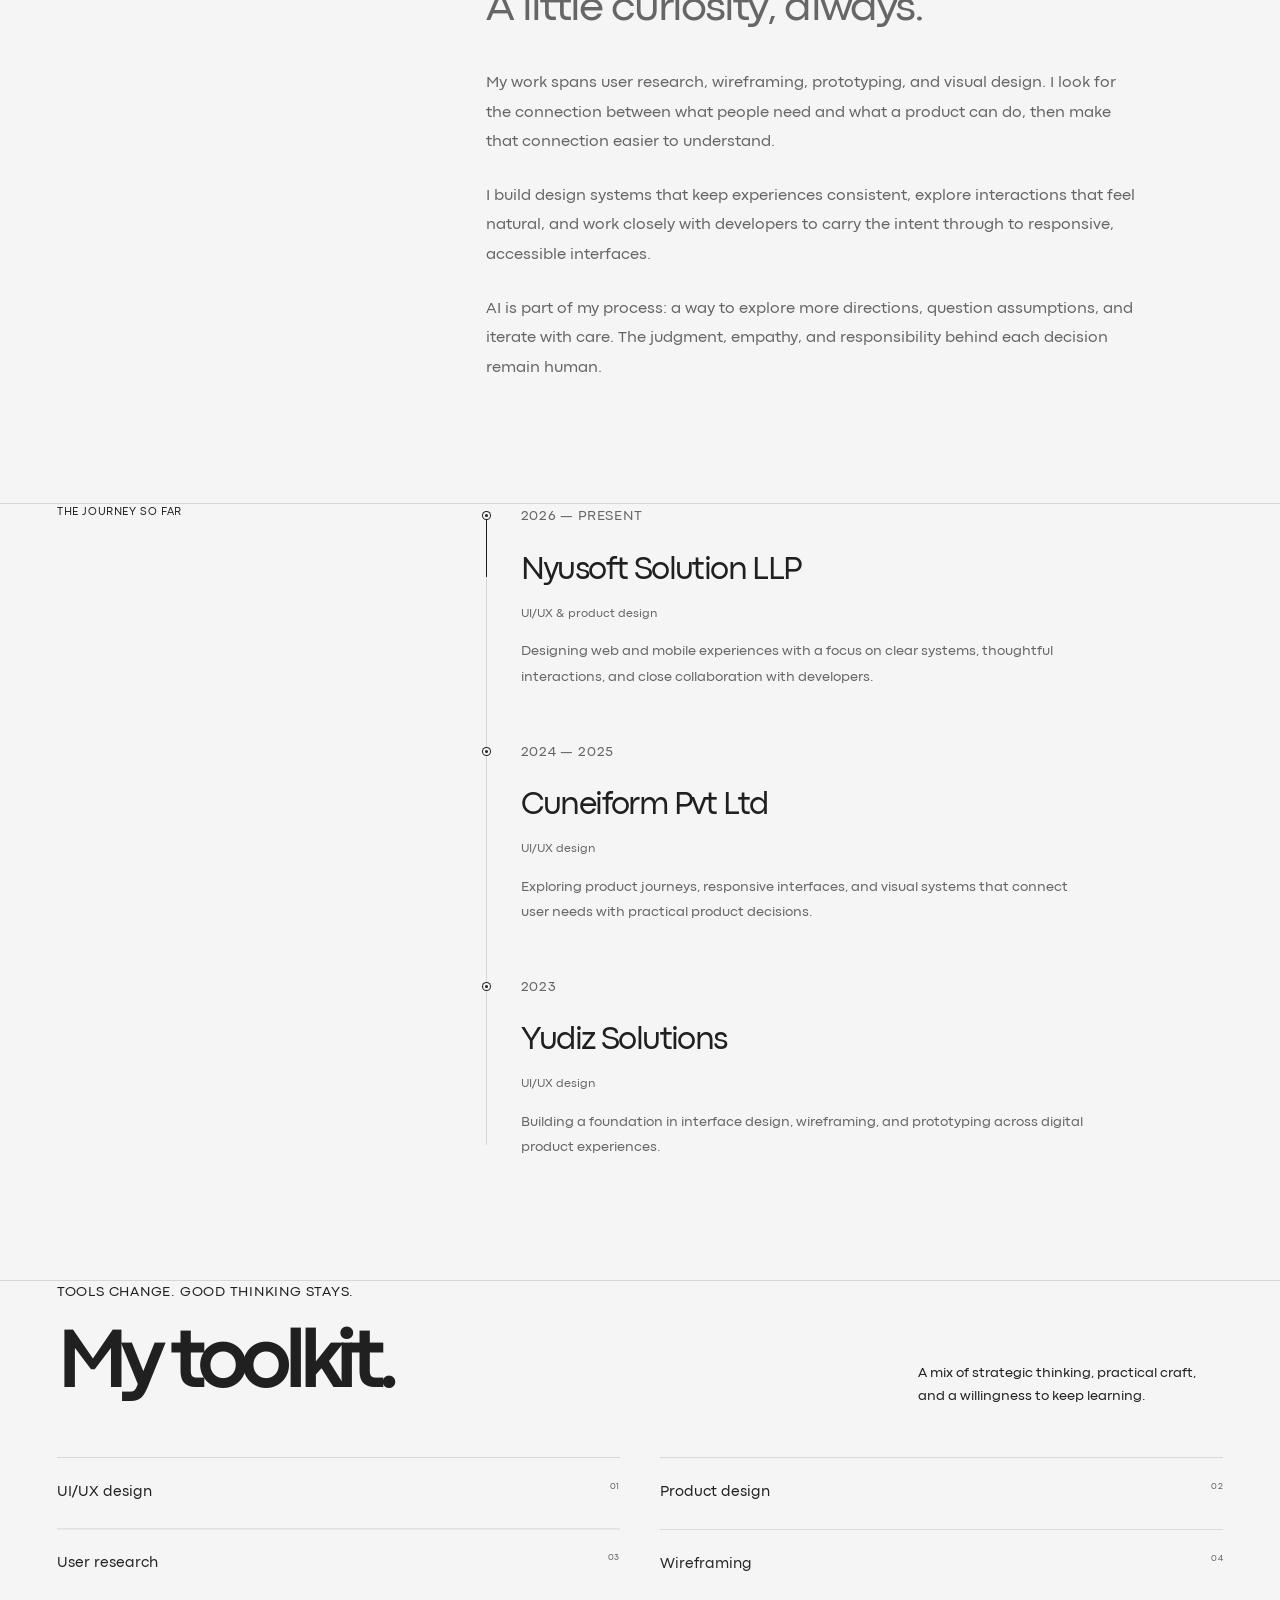
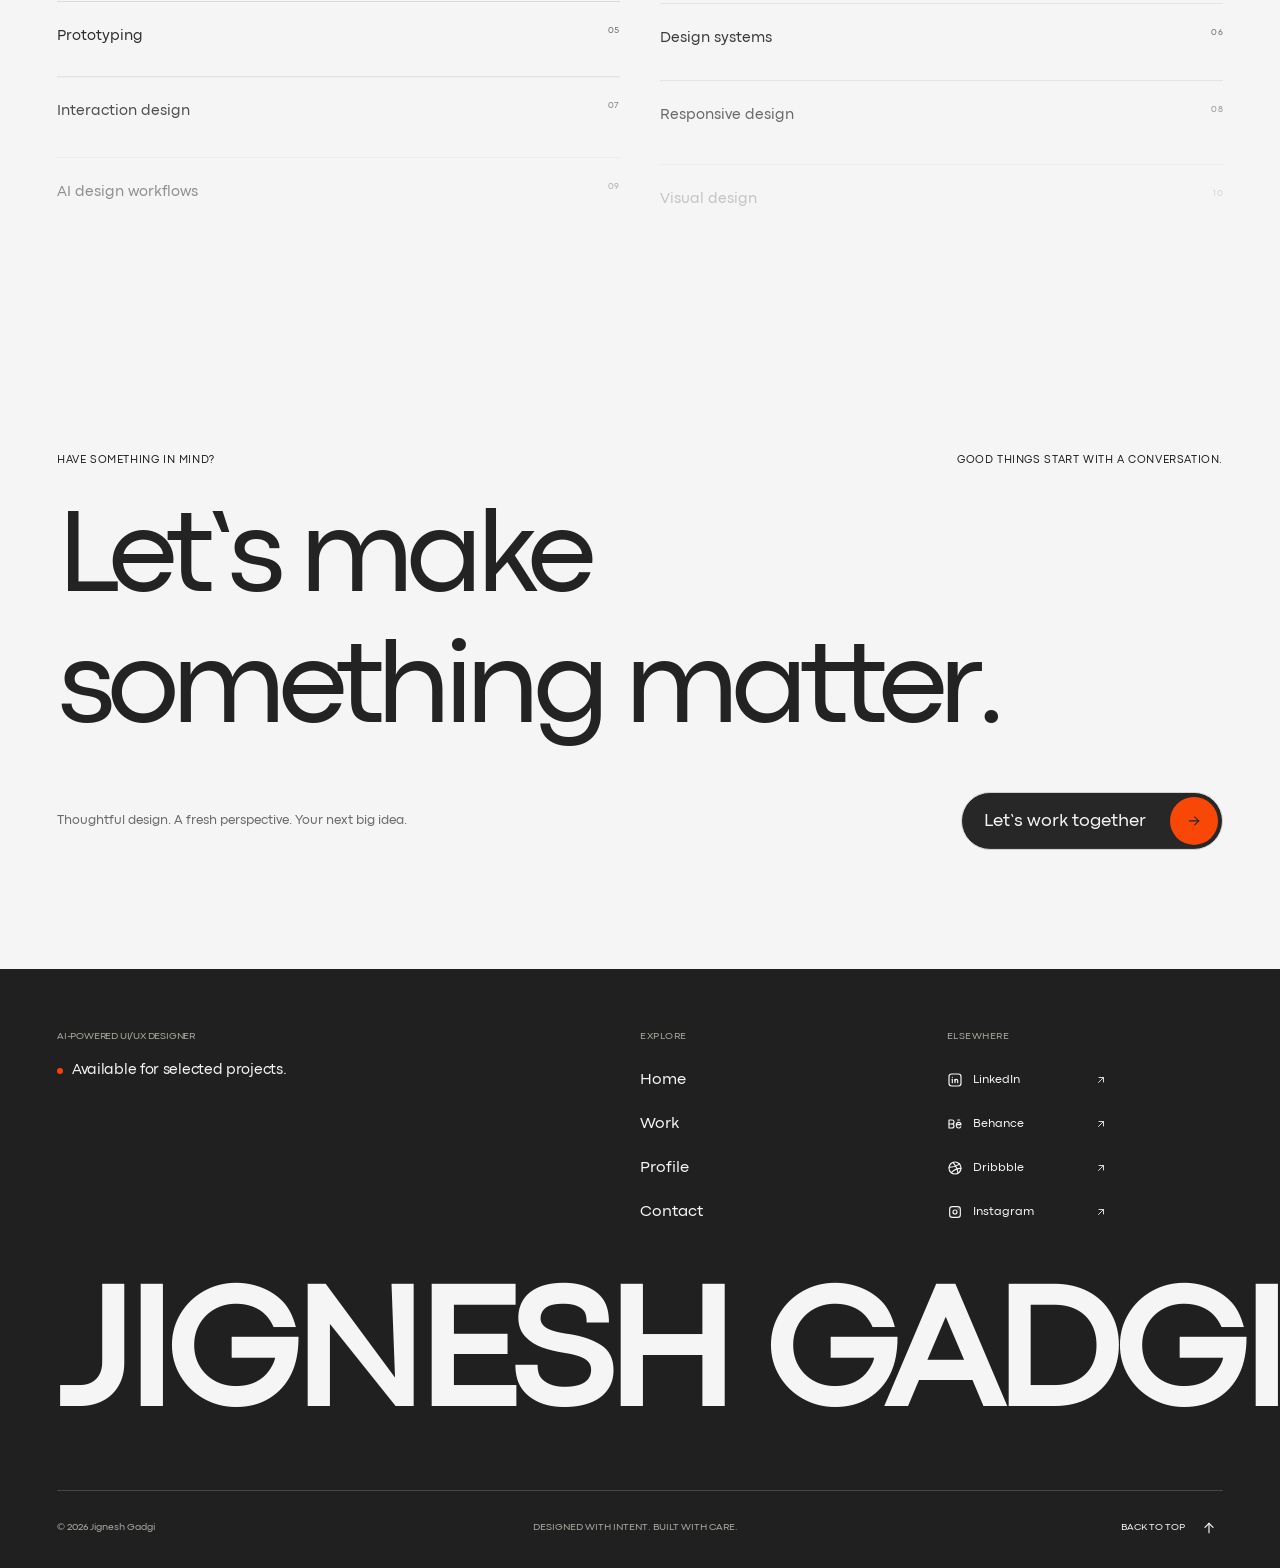
<file: profile.html>
﻿<!doctype html>
<html lang="en"><head><meta charset="utf-8"><meta name="viewport" content="width=device-width,initial-scale=1"><meta name="theme-color" content="#f5f5f5"><script src="js/theme.js"></script><title>Profile — Jignesh Gadgi</title><meta name="description" content="Meet Jignesh Gadgi: UI/UX and product designer combining clarity, curiosity, and AI-assisted design workflows."><link rel="canonical" href="https://example.com/profile.html"><meta property="og:type" content="website"><meta property="og:site_name" content="Jignesh Gadgi"><meta property="og:title" content="Profile — Jignesh Gadgi"><meta property="og:description" content="Meet Jignesh Gadgi: UI/UX and product designer combining clarity, curiosity, and AI-assisted design workflows."><meta property="og:url" content="https://example.com/profile.html"><meta property="og:image" content="https://example.com/assets/images/social-preview.png"><meta property="og:image:width" content="1200"><meta property="og:image:height" content="630"><meta name="twitter:card" content="summary_large_image"><meta name="twitter:title" content="Profile — Jignesh Gadgi"><meta name="twitter:description" content="Meet Jignesh Gadgi: UI/UX and product designer combining clarity, curiosity, and AI-assisted design workflows."><meta name="twitter:image" content="https://example.com/assets/images/social-preview.png"><link rel="preload" href="assets/fonts/CodecPro-Regular.ttf" as="font" type="font/ttf" crossorigin><link rel="icon" href="assets/icons/favicon.svg" type="image/svg+xml"><link rel="stylesheet" href="css/reset.css"><link rel="stylesheet" href="css/variables.css"><link rel="stylesheet" href="css/global.css"><link rel="stylesheet" href="css/hero.css"><link rel="stylesheet" href="css/projects.css"><link rel="stylesheet" href="css/services.css"><link rel="stylesheet" href="css/profile.css"><link rel="stylesheet" href="css/contact.css"><link rel="stylesheet" href="css/footer.css"><link rel="stylesheet" href="css/responsive.css"><link rel="stylesheet" href="css/case-study.css"><link rel="stylesheet" href="css/icons.css"><link rel="stylesheet" href="css/selected-work.css">
<script type="application/ld+json">{"@context":"https://schema.org","@type":"Person","name":"Jignesh Gadgi","jobTitle":"AI-Powered UI/UX Designer","url":"https://example.com","sameAs":["https://www.linkedin.com/in/jignesh-ui-ux"],"knowsAbout":["User experience design","Product design","Design systems","Interaction design"]}</script>
<script defer src="assets/vendor/gsap.min.js"></script><script defer src="assets/vendor/ScrollTrigger.min.js"></script><script defer src="js/content.js"></script><script defer src="js/utils.js"></script><script defer src="js/navigation.js"></script><script defer src="js/animations.js"></script><script defer src="js/cursor.js"></script><script defer src="js/scroll.js"></script><script defer src="js/projects.js"></script><script defer src="js/transitions.js"></script><script defer src="js/clock.js"></script><script defer src="js/main.js"></script><noscript><style>.site-header .theme-toggle,.site-header .menu-toggle{display:none}.site-header .desktop-nav{display:flex;gap:12px;margin-left:auto}@media(max-width:767px){.site-header .nav-link{font-size:11px}.site-header .wordmark{font-size:11px}.site-header .header-inner{gap:8px}}</style></noscript><link rel="stylesheet" href="css/navigation.css"><link rel="stylesheet" href="css/theme.css"></head>
<body data-page="profile"><a class="skip-link" href="#main">Skip to content</a><div class="scroll-progress" aria-hidden="true"></div>
  <header class="site-header"><div class="container header-inner">
    <a class="wordmark" href="index.html" aria-label="Jignesh Gadgi — Home">JIGNESH GADGI<span class="wordmark-dot" aria-hidden="true"></span></a>
    <div class="theme-toggle" role="group" aria-label="Color theme"><button type="button" data-theme-mode="light" aria-pressed="true">Light</button><button type="button" data-theme-mode="dark" aria-pressed="false">Dark</button></div>
    <nav class="desktop-nav" aria-label="Main navigation"><a class="nav-link" href="index.html">Home</a><a class="nav-link" href="work.html">Work</a><a class="nav-link" href="profile.html" aria-current="page">About Me</a><a class="nav-link" href="contact.html">Contact Me</a></nav>
    <div class="header-tools"><p class="location-clock" data-location-clock aria-label="Local time in India"><time>--:--</time>, <span data-location>India</span></p><button class="header-cv" type="button" data-cv-unavailable title="CV coming soon">Download CV<svg aria-hidden="true" focusable="false"
  xmlns="http://www.w3.org/2000/svg"
  width="24"
  height="24"
  viewBox="0 0 24 24"
  fill="none"
  stroke="currentColor"
  stroke-width="2"
  stroke-linecap="round"
  stroke-linejoin="round"
  class="tabler-icon icon icon-tabler icons-tabler-outline icon-tabler-arrow-down"
>
  <path stroke="none" d="M0 0h24v24H0z" fill="none"/>
  <path d="M12 5l0 14" />
  <path d="M18 13l-6 6" />
  <path d="M6 13l6 6" />
</svg></button></div>
    <button class="menu-toggle" type="button" aria-expanded="false" aria-controls="mobile-menu" aria-label="Open navigation menu"><span class="menu-plus" aria-hidden="true"><svg aria-hidden="true" focusable="false"
  xmlns="http://www.w3.org/2000/svg"
  width="24"
  height="24"
  viewBox="0 0 24 24"
  fill="none"
  stroke="currentColor"
  stroke-width="2"
  stroke-linecap="round"
  stroke-linejoin="round"
  class="tabler-icon icon icon-tabler icons-tabler-outline icon-tabler-plus"
>
  <path stroke="none" d="M0 0h24v24H0z" fill="none"/>
  <path d="M12 5l0 14" />
  <path d="M5 12l14 0" />
</svg></span></button>
  </div></header>
  <div class="mobile-menu" id="mobile-menu" hidden><nav aria-label="Mobile navigation"><a class="mobile-link" href="index.html"><span>Home</span><span class="eyebrow">01</span></a><a class="mobile-link" href="work.html"><span>Work</span><span class="eyebrow">02</span></a><a class="mobile-link" href="profile.html" aria-current="page"><span>About Me</span><span class="eyebrow">03</span></a><a class="mobile-link" href="contact.html"><span>Contact Me</span><span class="eyebrow">04</span></a></nav><div class="mobile-menu-bottom"><p class="eyebrow"><span class="dot"></span>AVAILABLE FOR<br>SELECTED PROJECTS</p><p class="eyebrow">THOUGHTFUL DESIGN.<br>HUMAN AT HEART.</p></div></div><div class="page-wipe" aria-hidden="true">JG.</div><div class="cursor" aria-hidden="true"></div><main id="main" tabindex="-1"><section class="page-intro profile-intro container"><p class="eyebrow ">THE PERSON BEHIND THE PIXELS</p><h1 class="profile-title"><span class="line-mask"><span class="line-inner">Designing digital experiences</span></span><span class="line-mask"><span class="line-inner">with clarity, curiosity</span></span><span class="line-mask"><span class="line-inner">and purpose.</span></span></h1><p class="page-deck">A designer, a curious thinker, and a believer that the best digital experiences start with understanding people.</p></section><div class="container"><section class="profile-art" aria-label="About Jignesh"><div class="profile-art-visual" aria-hidden="true"><span class="profile-monogram">JG<span style="color:var(--accent)">.</span></span></div><div class="profile-art-copy"><div><p class="eyebrow ">A LITTLE CONTEXT</p><h2 style="margin-top:24px">Good questions.<br>Thoughtful solutions.</h2><p>I’m Jignesh Gadgi, an AI-powered UI/UX designer currently at Nyusoft Solution LLP. I connect strategy, visual thinking, and interaction to make products feel clear and human.</p></div><div class="profile-stats"><div class="profile-stat"><strong>3+</strong><span class="eyebrow">YEARS OF EXPERIENCE</span></div><div class="profile-stat"><strong>35+</strong><span class="eyebrow">PROJECTS COMPLETED</span></div></div></div></section></div><section class="section container split-section"><p class="eyebrow ">HOW I THINK</p><div><h2 class="large-copy" data-reveal>Human insight.<br>Digital craft.<br><span class="muted">A little curiosity, always.</span></h2><div class="body-copy" style="margin-top:30px" data-reveal><p>My work spans user research, wireframing, prototyping, and visual design. I look for the connection between what people need and what a product can do, then make that connection easier to understand.</p><p>I build design systems that keep experiences consistent, explore interactions that feel natural, and work closely with developers to carry the intent through to responsive, accessible interfaces.</p><p>AI is part of my process: a way to explore more directions, question assumptions, and iterate with care. The judgment, empathy, and responsibility behind each decision remain human.</p></div></div></section><section class="section container rule split-section"><p class="eyebrow ">THE JOURNEY SO FAR</p><div class="timeline"><div class="timeline-track" aria-hidden="true"><div class="timeline-progress"></div></div><article class="timeline-item" data-reveal><p class="eyebrow ">2026 — PRESENT</p><h3>Nyusoft Solution LLP</h3><p class="role">UI/UX & product design</p><p>Designing web and mobile experiences with a focus on clear systems, thoughtful interactions, and close collaboration with developers.</p></article><article class="timeline-item" data-reveal><p class="eyebrow ">2024 — 2025</p><h3>Cuneiform Pvt Ltd</h3><p class="role">UI/UX design</p><p>Exploring product journeys, responsive interfaces, and visual systems that connect user needs with practical product decisions.</p></article><article class="timeline-item" data-reveal><p class="eyebrow ">2023</p><h3>Yudiz Solutions</h3><p class="role">UI/UX design</p><p>Building a foundation in interface design, wireframing, and prototyping across digital product experiences.</p></article></div></section><section class="section container rule"><div class="section-top" data-reveal><div><p class="eyebrow ">TOOLS CHANGE. GOOD THINKING STAYS.</p><h2 class="section-heading">My toolkit.</h2></div><p>A mix of strategic thinking, practical craft, and a willingness to keep learning.</p></div><div class="skills-grid"><div class="skill-item" data-reveal>UI/UX design<span class="eyebrow">01</span></div><div class="skill-item" data-reveal>Product design<span class="eyebrow">02</span></div><div class="skill-item" data-reveal>User research<span class="eyebrow">03</span></div><div class="skill-item" data-reveal>Wireframing<span class="eyebrow">04</span></div><div class="skill-item" data-reveal>Prototyping<span class="eyebrow">05</span></div><div class="skill-item" data-reveal>Design systems<span class="eyebrow">06</span></div><div class="skill-item" data-reveal>Interaction design<span class="eyebrow">07</span></div><div class="skill-item" data-reveal>Responsive design<span class="eyebrow">08</span></div><div class="skill-item" data-reveal>AI design workflows<span class="eyebrow">09</span></div><div class="skill-item" data-reveal>Visual design<span class="eyebrow">10</span></div></div></section><section class="contact-band container"><div class="contact-band-top" data-reveal><p class="eyebrow ">HAVE SOMETHING IN MIND?</p><p class="eyebrow ">GOOD THINGS START WITH A CONVERSATION.</p></div><div class="contact-band-link" data-reveal><h2>Let’s make<br>something matter.</h2></div><div class="contact-band-bottom" data-reveal><p>Thoughtful design. A fresh perspective. Your next big idea.</p><a class="preview-cta contact-cta" href="contact.html"><span class="preview-icon" aria-hidden="true"><svg aria-hidden="true" focusable="false"
  xmlns="http://www.w3.org/2000/svg"
  width="24"
  height="24"
  viewBox="0 0 24 24"
  fill="none"
  stroke="currentColor"
  stroke-width="2"
  stroke-linecap="round"
  stroke-linejoin="round"
  class="tabler-icon icon icon-tabler icons-tabler-outline icon-tabler-arrow-right"
>
  <path stroke="none" d="M0 0h24v24H0z" fill="none"/>
  <path d="M5 12l14 0" />
  <path d="M13 18l6 -6" />
  <path d="M13 6l6 6" />
</svg></span><span class="preview-label">Let’s work together</span></a></div></section></main><footer class="site-footer"><div class="container"><div class="footer-top"><div class="footer-about"><p class="eyebrow ">AI-POWERED UI/UX DESIGNER</p><p><span class="dot"></span>Available for selected projects.</p></div><nav class="footer-nav" aria-label="Footer navigation"><p class="eyebrow ">EXPLORE</p><a class="nav-link" href="index.html">Home</a><a class="nav-link" href="work.html">Work</a><a class="nav-link" href="profile.html">Profile</a><a class="nav-link" href="contact.html">Contact</a></nav><div class="footer-socials"><p class="eyebrow ">ELSEWHERE</p><a class="social-link" href="https://www.linkedin.com/in/jignesh-ui-ux" target="_blank" rel="noopener noreferrer"><span class="social-name"><svg aria-hidden="true" focusable="false"
  xmlns="http://www.w3.org/2000/svg"
  width="24"
  height="24"
  viewBox="0 0 24 24"
  fill="none"
  stroke="currentColor"
  stroke-width="2"
  stroke-linecap="round"
  stroke-linejoin="round"
  class="tabler-icon icon icon-tabler icons-tabler-outline icon-tabler-brand-linkedin"
>
  <path stroke="none" d="M0 0h24v24H0z" fill="none"/>
  <path d="M8 11v5" />
  <path d="M8 8v.01" />
  <path d="M12 16v-5" />
  <path d="M16 16v-3a2 2 0 1 0 -4 0" />
  <path d="M3 7a4 4 0 0 1 4 -4h10a4 4 0 0 1 4 4v10a4 4 0 0 1 -4 4h-10a4 4 0 0 1 -4 -4z" />
</svg>LinkedIn</span><span class="arrow" aria-hidden="true"><svg aria-hidden="true" focusable="false"
  xmlns="http://www.w3.org/2000/svg"
  width="24"
  height="24"
  viewBox="0 0 24 24"
  fill="none"
  stroke="currentColor"
  stroke-width="2"
  stroke-linecap="round"
  stroke-linejoin="round"
  class="tabler-icon icon icon-tabler icons-tabler-outline icon-tabler-arrow-up-right"
>
  <path stroke="none" d="M0 0h24v24H0z" fill="none"/>
  <path d="M17 7l-10 10" />
  <path d="M8 7l9 0l0 9" />
</svg></span><span class="sr-only"> (opens in new tab)</span></a><button type="button" class="social-link" data-social-placeholder="Behance" aria-label="Behance profile, coming soon"><span class="social-name"><svg aria-hidden="true" focusable="false"
  xmlns="http://www.w3.org/2000/svg"
  width="24"
  height="24"
  viewBox="0 0 24 24"
  fill="none"
  stroke="currentColor"
  stroke-width="2"
  stroke-linecap="round"
  stroke-linejoin="round"
  class="tabler-icon icon icon-tabler icons-tabler-outline icon-tabler-brand-behance"
>
  <path stroke="none" d="M0 0h24v24H0z" fill="none"/>
  <path d="M3 18v-12h4.5a3 3 0 0 1 0 6a3 3 0 0 1 0 6h-4.5" />
  <path d="M3 12l4.5 0" />
  <path d="M14 13h7a3.5 3.5 0 0 0 -7 0v2a3.5 3.5 0 0 0 6.64 1" />
  <path d="M16 6l3 0" />
</svg>Behance</span><span class="arrow" aria-hidden="true"><svg aria-hidden="true" focusable="false"
  xmlns="http://www.w3.org/2000/svg"
  width="24"
  height="24"
  viewBox="0 0 24 24"
  fill="none"
  stroke="currentColor"
  stroke-width="2"
  stroke-linecap="round"
  stroke-linejoin="round"
  class="tabler-icon icon icon-tabler icons-tabler-outline icon-tabler-arrow-up-right"
>
  <path stroke="none" d="M0 0h24v24H0z" fill="none"/>
  <path d="M17 7l-10 10" />
  <path d="M8 7l9 0l0 9" />
</svg></span></button><button type="button" class="social-link" data-social-placeholder="Dribbble" aria-label="Dribbble profile, coming soon"><span class="social-name"><svg aria-hidden="true" focusable="false"
  xmlns="http://www.w3.org/2000/svg"
  width="24"
  height="24"
  viewBox="0 0 24 24"
  fill="none"
  stroke="currentColor"
  stroke-width="2"
  stroke-linecap="round"
  stroke-linejoin="round"
  class="tabler-icon icon icon-tabler icons-tabler-outline icon-tabler-brand-dribbble"
>
  <path stroke="none" d="M0 0h24v24H0z" fill="none"/>
  <path d="M12 12m-9 0a9 9 0 1 0 18 0a9 9 0 1 0 -18 0" />
  <path d="M9 3.6c5 6 7 10.5 7.5 16.2" />
  <path d="M6.4 19c3.5 -3.5 6 -6.5 14.5 -6.4" />
  <path d="M3.1 10.75c5 0 9.814 -.38 15.314 -5" />
</svg>Dribbble</span><span class="arrow" aria-hidden="true"><svg aria-hidden="true" focusable="false"
  xmlns="http://www.w3.org/2000/svg"
  width="24"
  height="24"
  viewBox="0 0 24 24"
  fill="none"
  stroke="currentColor"
  stroke-width="2"
  stroke-linecap="round"
  stroke-linejoin="round"
  class="tabler-icon icon icon-tabler icons-tabler-outline icon-tabler-arrow-up-right"
>
  <path stroke="none" d="M0 0h24v24H0z" fill="none"/>
  <path d="M17 7l-10 10" />
  <path d="M8 7l9 0l0 9" />
</svg></span></button><button type="button" class="social-link" data-social-placeholder="Instagram" aria-label="Instagram profile, coming soon"><span class="social-name"><svg aria-hidden="true" focusable="false"
  xmlns="http://www.w3.org/2000/svg"
  width="24"
  height="24"
  viewBox="0 0 24 24"
  fill="none"
  stroke="currentColor"
  stroke-width="2"
  stroke-linecap="round"
  stroke-linejoin="round"
  class="tabler-icon icon icon-tabler icons-tabler-outline icon-tabler-brand-instagram"
>
  <path stroke="none" d="M0 0h24v24H0z" fill="none"/>
  <path d="M4 8a4 4 0 0 1 4 -4h8a4 4 0 0 1 4 4v8a4 4 0 0 1 -4 4h-8a4 4 0 0 1 -4 -4z" />
  <path d="M9 12a3 3 0 1 0 6 0a3 3 0 0 0 -6 0" />
  <path d="M16.5 7.5v.01" />
</svg>Instagram</span><span class="arrow" aria-hidden="true"><svg aria-hidden="true" focusable="false"
  xmlns="http://www.w3.org/2000/svg"
  width="24"
  height="24"
  viewBox="0 0 24 24"
  fill="none"
  stroke="currentColor"
  stroke-width="2"
  stroke-linecap="round"
  stroke-linejoin="round"
  class="tabler-icon icon icon-tabler icons-tabler-outline icon-tabler-arrow-up-right"
>
  <path stroke="none" d="M0 0h24v24H0z" fill="none"/>
  <path d="M17 7l-10 10" />
  <path d="M8 7l9 0l0 9" />
</svg></span></button></div></div><p class="footer-name" aria-label="Jignesh Gadgi">JIGNESH GADGI</p><div class="footer-bottom"><span>© 2026 Jignesh Gadgi</span><span class="footer-credit">DESIGNED WITH INTENT. BUILT WITH CARE.</span><button class="back-top" data-back-top type="button">BACK TO TOP <svg aria-hidden="true" focusable="false"
  xmlns="http://www.w3.org/2000/svg"
  width="24"
  height="24"
  viewBox="0 0 24 24"
  fill="none"
  stroke="currentColor"
  stroke-width="2"
  stroke-linecap="round"
  stroke-linejoin="round"
  class="tabler-icon icon icon-tabler icons-tabler-outline icon-tabler-arrow-up"
>
  <path stroke="none" d="M0 0h24v24H0z" fill="none"/>
  <path d="M12 5l0 14" />
  <path d="M18 11l-6 -6" />
  <path d="M6 11l6 -6" />
</svg></button></div></div></footer><div class="toast" role="status" aria-live="polite"></div></body></html>
</file>
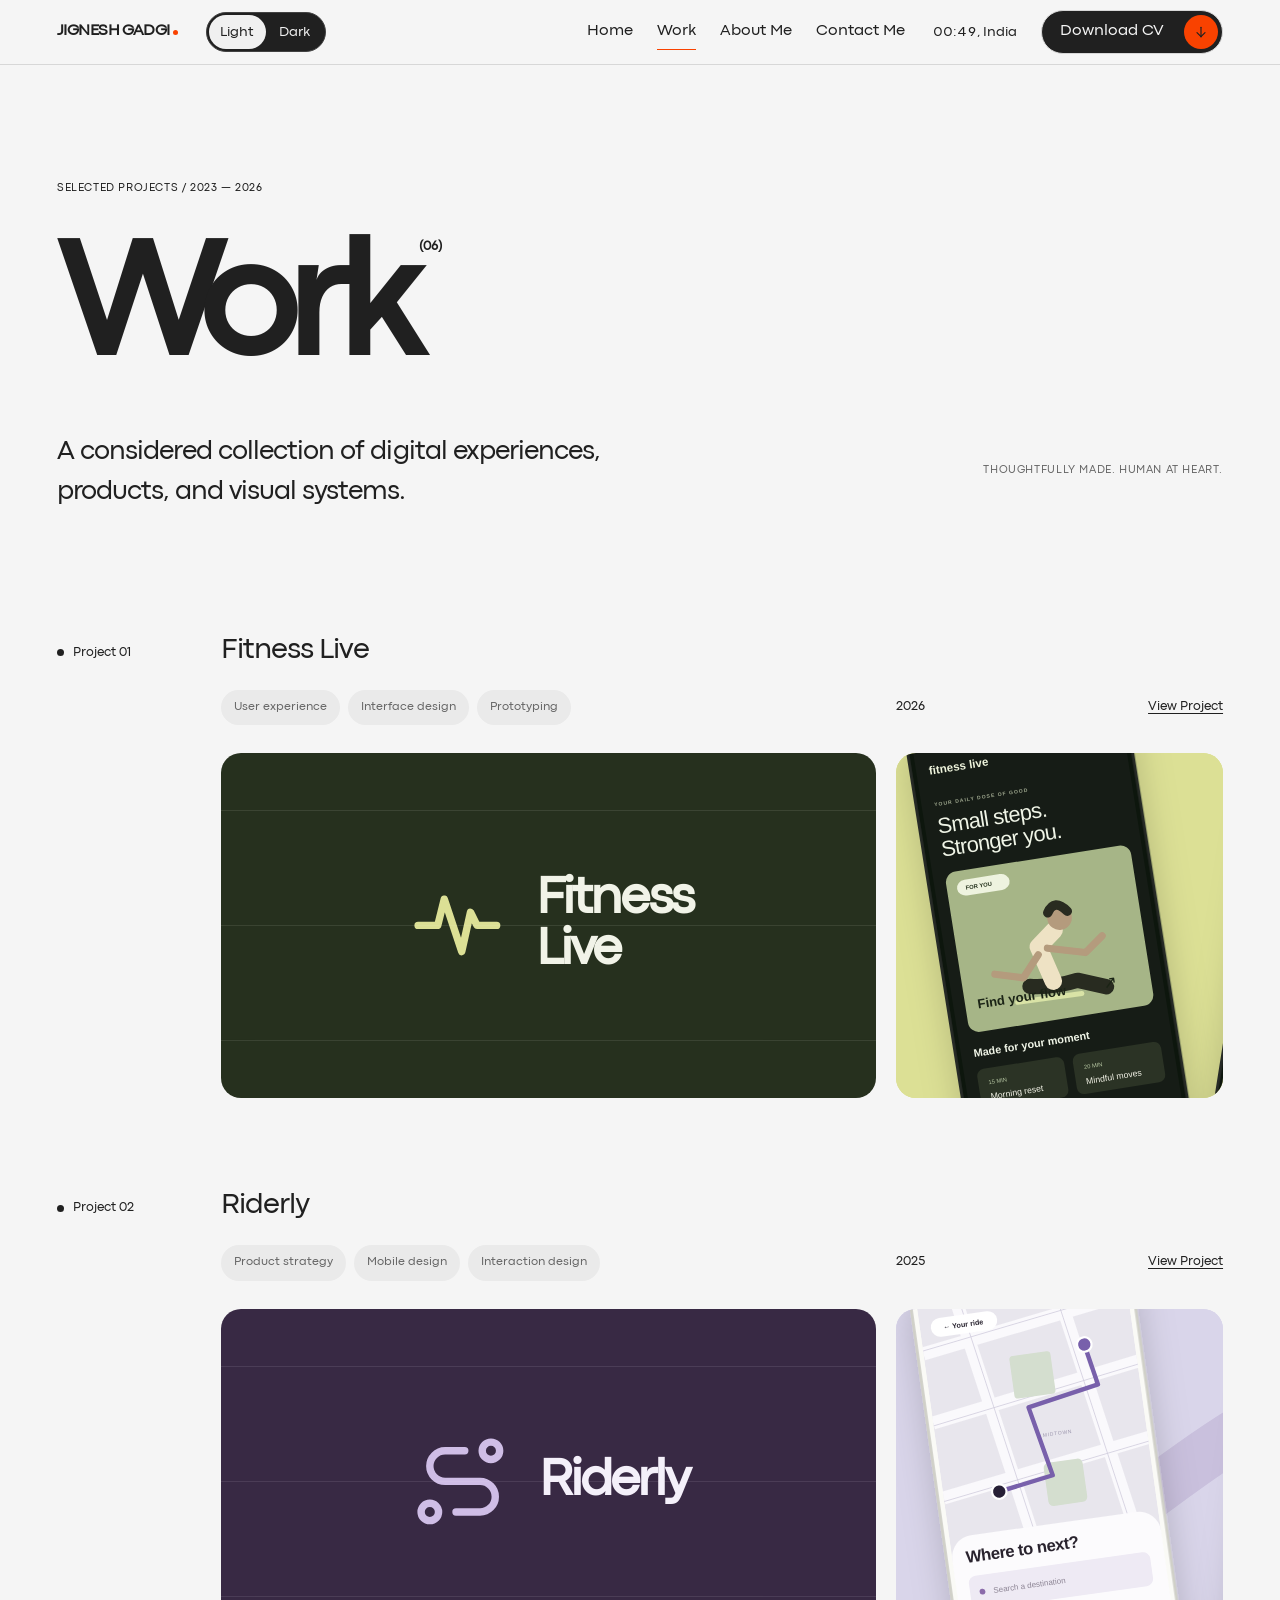
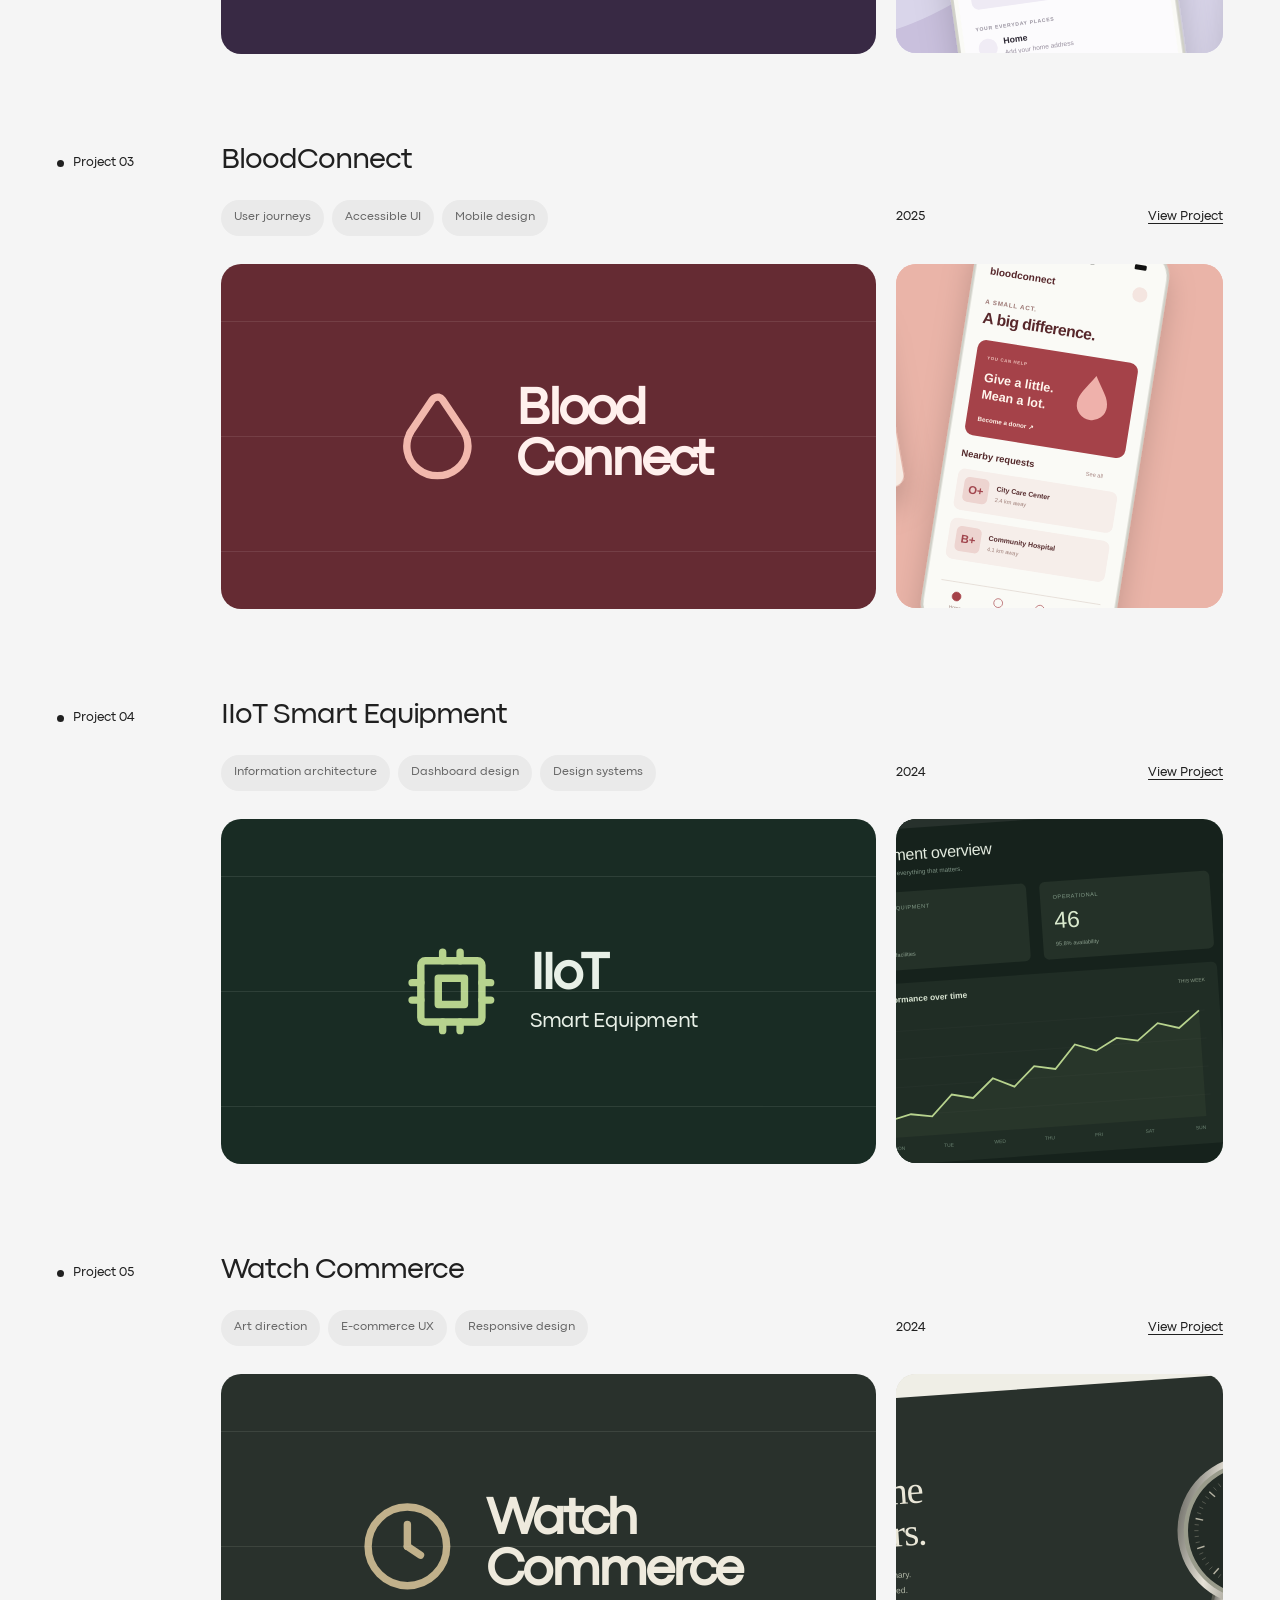
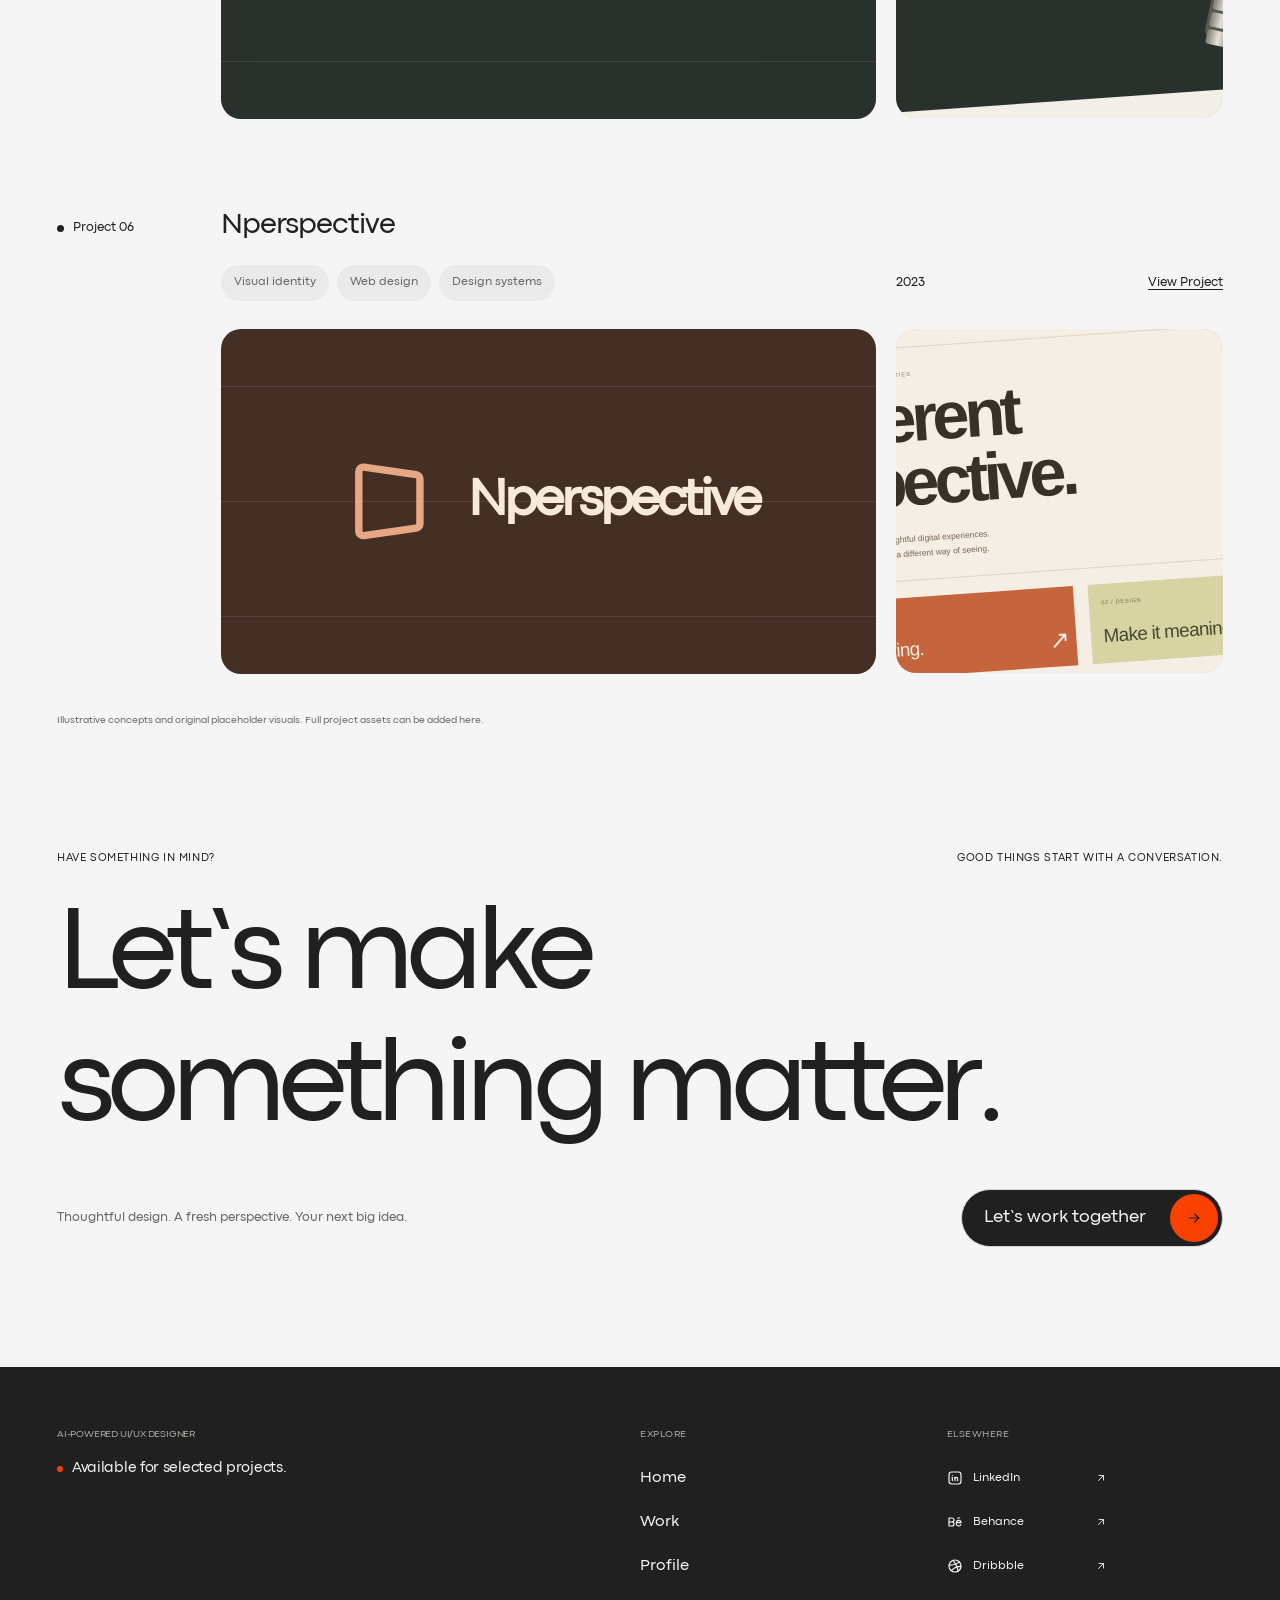
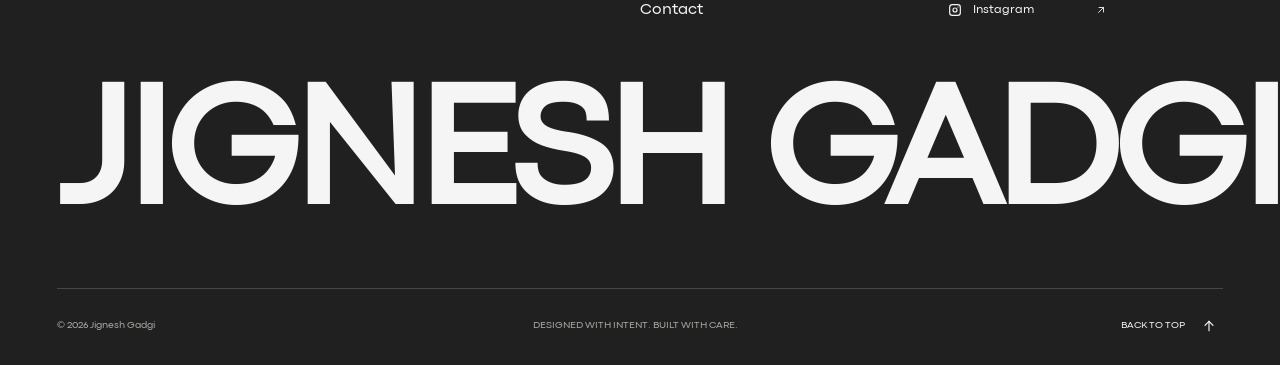
<file: work.html>
﻿<!doctype html>
<html lang="en"><head><meta charset="utf-8"><meta name="viewport" content="width=device-width,initial-scale=1"><meta name="theme-color" content="#f5f5f5"><script src="js/theme.js"></script><title>Selected Work — Jignesh Gadgi</title><meta name="description" content="Explore interface concepts, mobile experiences, and digital products by Jignesh Gadgi."><link rel="canonical" href="https://example.com/work.html"><meta property="og:type" content="website"><meta property="og:site_name" content="Jignesh Gadgi"><meta property="og:title" content="Selected Work — Jignesh Gadgi"><meta property="og:description" content="Explore interface concepts, mobile experiences, and digital products by Jignesh Gadgi."><meta property="og:url" content="https://example.com/work.html"><meta property="og:image" content="https://example.com/assets/images/social-preview.png"><meta property="og:image:width" content="1200"><meta property="og:image:height" content="630"><meta name="twitter:card" content="summary_large_image"><meta name="twitter:title" content="Selected Work — Jignesh Gadgi"><meta name="twitter:description" content="Explore interface concepts, mobile experiences, and digital products by Jignesh Gadgi."><meta name="twitter:image" content="https://example.com/assets/images/social-preview.png"><link rel="preload" href="assets/fonts/CodecPro-Regular.ttf" as="font" type="font/ttf" crossorigin><link rel="icon" href="assets/icons/favicon.svg" type="image/svg+xml"><link rel="stylesheet" href="css/reset.css"><link rel="stylesheet" href="css/variables.css"><link rel="stylesheet" href="css/global.css"><link rel="stylesheet" href="css/hero.css"><link rel="stylesheet" href="css/projects.css"><link rel="stylesheet" href="css/services.css"><link rel="stylesheet" href="css/profile.css"><link rel="stylesheet" href="css/contact.css"><link rel="stylesheet" href="css/footer.css"><link rel="stylesheet" href="css/responsive.css"><link rel="stylesheet" href="css/case-study.css"><link rel="stylesheet" href="css/icons.css"><link rel="stylesheet" href="css/selected-work.css">
<script type="application/ld+json">{"@context":"https://schema.org","@type":"Person","name":"Jignesh Gadgi","jobTitle":"AI-Powered UI/UX Designer","url":"https://example.com","sameAs":["https://www.linkedin.com/in/jignesh-ui-ux"],"knowsAbout":["User experience design","Product design","Design systems","Interaction design"]}</script>
<script defer src="assets/vendor/gsap.min.js"></script><script defer src="assets/vendor/ScrollTrigger.min.js"></script><script defer src="js/content.js"></script><script defer src="js/utils.js"></script><script defer src="js/navigation.js"></script><script defer src="js/animations.js"></script><script defer src="js/cursor.js"></script><script defer src="js/scroll.js"></script><script defer src="js/projects.js"></script><script defer src="js/transitions.js"></script><script defer src="js/clock.js"></script><script defer src="js/main.js"></script><noscript><style>.site-header .theme-toggle,.site-header .menu-toggle{display:none}.site-header .desktop-nav{display:flex;gap:12px;margin-left:auto}@media(max-width:767px){.site-header .nav-link{font-size:11px}.site-header .wordmark{font-size:11px}.site-header .header-inner{gap:8px}}</style></noscript><link rel="stylesheet" href="css/navigation.css"><link rel="stylesheet" href="css/theme.css"></head>
<body data-page="work"><a class="skip-link" href="#main">Skip to content</a><div class="scroll-progress" aria-hidden="true"></div>
  <header class="site-header"><div class="container header-inner">
    <a class="wordmark" href="index.html" aria-label="Jignesh Gadgi — Home">JIGNESH GADGI<span class="wordmark-dot" aria-hidden="true"></span></a>
    <div class="theme-toggle" role="group" aria-label="Color theme"><button type="button" data-theme-mode="light" aria-pressed="true">Light</button><button type="button" data-theme-mode="dark" aria-pressed="false">Dark</button></div>
    <nav class="desktop-nav" aria-label="Main navigation"><a class="nav-link" href="index.html">Home</a><a class="nav-link" href="work.html" aria-current="page">Work</a><a class="nav-link" href="profile.html">About Me</a><a class="nav-link" href="contact.html">Contact Me</a></nav>
    <div class="header-tools"><p class="location-clock" data-location-clock aria-label="Local time in India"><time>--:--</time>, <span data-location>India</span></p><button class="header-cv" type="button" data-cv-unavailable title="CV coming soon">Download CV<svg aria-hidden="true" focusable="false"
  xmlns="http://www.w3.org/2000/svg"
  width="24"
  height="24"
  viewBox="0 0 24 24"
  fill="none"
  stroke="currentColor"
  stroke-width="2"
  stroke-linecap="round"
  stroke-linejoin="round"
  class="tabler-icon icon icon-tabler icons-tabler-outline icon-tabler-arrow-down"
>
  <path stroke="none" d="M0 0h24v24H0z" fill="none"/>
  <path d="M12 5l0 14" />
  <path d="M18 13l-6 6" />
  <path d="M6 13l6 6" />
</svg></button></div>
    <button class="menu-toggle" type="button" aria-expanded="false" aria-controls="mobile-menu" aria-label="Open navigation menu"><span class="menu-plus" aria-hidden="true"><svg aria-hidden="true" focusable="false"
  xmlns="http://www.w3.org/2000/svg"
  width="24"
  height="24"
  viewBox="0 0 24 24"
  fill="none"
  stroke="currentColor"
  stroke-width="2"
  stroke-linecap="round"
  stroke-linejoin="round"
  class="tabler-icon icon icon-tabler icons-tabler-outline icon-tabler-plus"
>
  <path stroke="none" d="M0 0h24v24H0z" fill="none"/>
  <path d="M12 5l0 14" />
  <path d="M5 12l14 0" />
</svg></span></button>
  </div></header>
  <div class="mobile-menu" id="mobile-menu" hidden><nav aria-label="Mobile navigation"><a class="mobile-link" href="index.html"><span>Home</span><span class="eyebrow">01</span></a><a class="mobile-link" href="work.html" aria-current="page"><span>Work</span><span class="eyebrow">02</span></a><a class="mobile-link" href="profile.html"><span>About Me</span><span class="eyebrow">03</span></a><a class="mobile-link" href="contact.html"><span>Contact Me</span><span class="eyebrow">04</span></a></nav><div class="mobile-menu-bottom"><p class="eyebrow"><span class="dot"></span>AVAILABLE FOR<br>SELECTED PROJECTS</p><p class="eyebrow">THOUGHTFUL DESIGN.<br>HUMAN AT HEART.</p></div></div><div class="page-wipe" aria-hidden="true">JG.</div><div class="cursor" aria-hidden="true"></div><main id="main" tabindex="-1"><section class="page-intro container"><p class="eyebrow ">SELECTED PROJECTS / 2023 — 2026</p><h1 class="page-title"><span class="line-mask"><span class="line-inner">Work<span class="section-index">(06)</span></span></span></h1><div class="intro-bottom"><p class="page-deck">A considered collection of digital experiences, products, and visual systems.</p><p class="eyebrow muted">THOUGHTFULLY MADE. HUMAN AT HEART.</p></div></section><section class="container" aria-label="Project archive"><h2 class="sr-only">Selected projects</h2><div id="project-archive"><div class="selected-projects"><article class="selected-project" aria-labelledby="selected-fitness-live">
    <p class="selected-index"><span aria-hidden="true"></span>Project 01</p>
    <div class="selected-content">
      <h3 id="selected-fitness-live">Fitness Live</h3>
      <div class="selected-meta"><ul class="selected-tags" aria-label="Services"><li>User experience</li><li>Interface design</li><li>Prototyping</li></ul><div class="selected-details"><span>2026</span><a href="projects/fitness-live.html" aria-label="View Fitness Live project">View Project</a></div></div>
      <div class="selected-media">
        <a class="selected-brand selected-media-link" href="projects/fitness-live.html" data-cursor="VIEW" aria-label="Explore Fitness Live project" style="--brand-bg:#26301e;--brand-fg:#f1f3e8;--brand-accent:#dce095"><div class="selected-brand-grid" aria-hidden="true"></div><div class="selected-lockup" aria-hidden="true"><svg aria-hidden="true" focusable="false"
  xmlns="http://www.w3.org/2000/svg"
  width="24"
  height="24"
  viewBox="0 0 24 24"
  fill="none"
  stroke="currentColor"
  stroke-width="2"
  stroke-linecap="round"
  stroke-linejoin="round"
  class="tabler-icon icon icon-tabler icons-tabler-outline icon-tabler-activity-heartbeat"
>
  <path stroke="none" d="M0 0h24v24H0z" fill="none"/>
  <path d="M3 12h4.5l1.5 -6l4 12l2 -9l1.5 3h4.5" />
</svg><span class="selected-wordmark">Fitness<br>Live</span></div></a>
        <a class="selected-preview selected-media-link" href="projects/fitness-live.html" data-cursor="VIEW" aria-label="View Fitness Live interface design" style="background:#dadf8a"><img src="assets/images/fitness-live-detail.svg" alt="Fitness Live interface concept" width="1200" height="900" loading="lazy" decoding="async"></a>
      </div>
    </div>
  </article><article class="selected-project" aria-labelledby="selected-riderly">
    <p class="selected-index"><span aria-hidden="true"></span>Project 02</p>
    <div class="selected-content">
      <h3 id="selected-riderly">Riderly</h3>
      <div class="selected-meta"><ul class="selected-tags" aria-label="Services"><li>Product strategy</li><li>Mobile design</li><li>Interaction design</li></ul><div class="selected-details"><span>2025</span><a href="projects/riderly.html" aria-label="View Riderly project">View Project</a></div></div>
      <div class="selected-media">
        <a class="selected-brand selected-media-link" href="projects/riderly.html" data-cursor="VIEW" aria-label="Explore Riderly project" style="--brand-bg:#382944;--brand-fg:#f4f0fa;--brand-accent:#cfbde6"><div class="selected-brand-grid" aria-hidden="true"></div><div class="selected-lockup" aria-hidden="true"><svg aria-hidden="true" focusable="false"
  xmlns="http://www.w3.org/2000/svg"
  width="24"
  height="24"
  viewBox="0 0 24 24"
  fill="none"
  stroke="currentColor"
  stroke-width="2"
  stroke-linecap="round"
  stroke-linejoin="round"
  class="tabler-icon icon icon-tabler icons-tabler-outline icon-tabler-route"
>
  <path stroke="none" d="M0 0h24v24H0z" fill="none"/>
  <path d="M3 19a2 2 0 1 0 4 0a2 2 0 0 0 -4 0" />
  <path d="M19 7a2 2 0 1 0 0 -4a2 2 0 0 0 0 4z" />
  <path d="M11 19h5.5a3.5 3.5 0 0 0 0 -7h-8a3.5 3.5 0 0 1 0 -7h4.5" />
</svg><span class="selected-wordmark">Riderly</span></div></a>
        <a class="selected-preview selected-media-link" href="projects/riderly.html" data-cursor="VIEW" aria-label="View Riderly interface design" style="background:#d9d5ee"><img src="assets/images/riderly-detail.svg" alt="Riderly interface concept" width="1200" height="900" loading="lazy" decoding="async"></a>
      </div>
    </div>
  </article><article class="selected-project" aria-labelledby="selected-bloodconnect">
    <p class="selected-index"><span aria-hidden="true"></span>Project 03</p>
    <div class="selected-content">
      <h3 id="selected-bloodconnect">BloodConnect</h3>
      <div class="selected-meta"><ul class="selected-tags" aria-label="Services"><li>User journeys</li><li>Accessible UI</li><li>Mobile design</li></ul><div class="selected-details"><span>2025</span><a href="projects/bloodconnect.html" aria-label="View BloodConnect project">View Project</a></div></div>
      <div class="selected-media">
        <a class="selected-brand selected-media-link" href="projects/bloodconnect.html" data-cursor="VIEW" aria-label="Explore BloodConnect project" style="--brand-bg:#652b33;--brand-fg:#fff0ed;--brand-accent:#f2b8ad"><div class="selected-brand-grid" aria-hidden="true"></div><div class="selected-lockup" aria-hidden="true"><svg aria-hidden="true" focusable="false"
  xmlns="http://www.w3.org/2000/svg"
  width="24"
  height="24"
  viewBox="0 0 24 24"
  fill="none"
  stroke="currentColor"
  stroke-width="2"
  stroke-linecap="round"
  stroke-linejoin="round"
  class="tabler-icon icon icon-tabler icons-tabler-outline icon-tabler-droplet"
>
  <path stroke="none" d="M0 0h24v24H0z" fill="none"/>
  <path d="M7.502 19.423c2.602 2.105 6.395 2.105 8.996 0c2.602 -2.105 3.262 -5.708 1.566 -8.546l-4.89 -7.26c-.42 -.625 -1.287 -.803 -1.936 -.397a1.376 1.376 0 0 0 -.41 .397l-4.893 7.26c-1.695 2.838 -1.035 6.441 1.567 8.546z" />
</svg><span class="selected-wordmark">Blood<br>Connect</span></div></a>
        <a class="selected-preview selected-media-link" href="projects/bloodconnect.html" data-cursor="VIEW" aria-label="View BloodConnect interface design" style="background:#f2b8ad"><img src="assets/images/bloodconnect-detail.svg" alt="BloodConnect interface concept" width="1200" height="900" loading="lazy" decoding="async"></a>
      </div>
    </div>
  </article><article class="selected-project" aria-labelledby="selected-iiot">
    <p class="selected-index"><span aria-hidden="true"></span>Project 04</p>
    <div class="selected-content">
      <h3 id="selected-iiot">IIoT Smart Equipment</h3>
      <div class="selected-meta"><ul class="selected-tags" aria-label="Services"><li>Information architecture</li><li>Dashboard design</li><li>Design systems</li></ul><div class="selected-details"><span>2024</span><a href="projects/iiot.html" aria-label="View IIoT Smart Equipment project">View Project</a></div></div>
      <div class="selected-media">
        <a class="selected-brand selected-media-link" href="projects/iiot.html" data-cursor="VIEW" aria-label="Explore IIoT Smart Equipment project" style="--brand-bg:#192c24;--brand-fg:#e8f0e7;--brand-accent:#b7d38e"><div class="selected-brand-grid" aria-hidden="true"></div><div class="selected-lockup" aria-hidden="true"><svg aria-hidden="true" focusable="false"
  xmlns="http://www.w3.org/2000/svg"
  width="24"
  height="24"
  viewBox="0 0 24 24"
  fill="none"
  stroke="currentColor"
  stroke-width="2"
  stroke-linecap="round"
  stroke-linejoin="round"
  class="tabler-icon icon icon-tabler icons-tabler-outline icon-tabler-cpu"
>
  <path stroke="none" d="M0 0h24v24H0z" fill="none"/>
  <path d="M5 5m0 1a1 1 0 0 1 1 -1h12a1 1 0 0 1 1 1v12a1 1 0 0 1 -1 1h-12a1 1 0 0 1 -1 -1z" />
  <path d="M9 9h6v6h-6z" />
  <path d="M3 10h2" />
  <path d="M3 14h2" />
  <path d="M10 3v2" />
  <path d="M14 3v2" />
  <path d="M21 10h-2" />
  <path d="M21 14h-2" />
  <path d="M14 21v-2" />
  <path d="M10 21v-2" />
</svg><span class="selected-wordmark">IIoT<span>Smart Equipment</span></span></div></a>
        <a class="selected-preview selected-media-link" href="projects/iiot.html" data-cursor="VIEW" aria-label="View IIoT Smart Equipment interface design" style="background:#c9d9ce"><img src="assets/images/iiot-detail.svg" alt="IIoT Smart Equipment interface concept" width="1200" height="900" loading="lazy" decoding="async"></a>
      </div>
    </div>
  </article><article class="selected-project" aria-labelledby="selected-watch-commerce">
    <p class="selected-index"><span aria-hidden="true"></span>Project 05</p>
    <div class="selected-content">
      <h3 id="selected-watch-commerce">Watch Commerce</h3>
      <div class="selected-meta"><ul class="selected-tags" aria-label="Services"><li>Art direction</li><li>E-commerce UX</li><li>Responsive design</li></ul><div class="selected-details"><span>2024</span><a href="projects/watch-commerce.html" aria-label="View Watch Commerce project">View Project</a></div></div>
      <div class="selected-media">
        <a class="selected-brand selected-media-link" href="projects/watch-commerce.html" data-cursor="VIEW" aria-label="Explore Watch Commerce project" style="--brand-bg:#29312c;--brand-fg:#eeeadd;--brand-accent:#c1b18b"><div class="selected-brand-grid" aria-hidden="true"></div><div class="selected-lockup" aria-hidden="true"><svg aria-hidden="true" focusable="false"
  xmlns="http://www.w3.org/2000/svg"
  width="24"
  height="24"
  viewBox="0 0 24 24"
  fill="none"
  stroke="currentColor"
  stroke-width="2"
  stroke-linecap="round"
  stroke-linejoin="round"
  class="tabler-icon icon icon-tabler icons-tabler-outline icon-tabler-clock-hour-4"
>
  <path stroke="none" d="M0 0h24v24H0z" fill="none"/>
  <path d="M12 12m-9 0a9 9 0 1 0 18 0a9 9 0 1 0 -18 0" />
  <path d="M12 12l3 2" />
  <path d="M12 7v5" />
</svg><span class="selected-wordmark">Watch<br>Commerce</span></div></a>
        <a class="selected-preview selected-media-link" href="projects/watch-commerce.html" data-cursor="VIEW" aria-label="View Watch Commerce interface design" style="background:#d3d3ce"><img src="assets/images/watch-commerce-detail.svg" alt="Watch Commerce interface concept" width="1200" height="900" loading="lazy" decoding="async"></a>
      </div>
    </div>
  </article><article class="selected-project" aria-labelledby="selected-nperspective">
    <p class="selected-index"><span aria-hidden="true"></span>Project 06</p>
    <div class="selected-content">
      <h3 id="selected-nperspective">Nperspective</h3>
      <div class="selected-meta"><ul class="selected-tags" aria-label="Services"><li>Visual identity</li><li>Web design</li><li>Design systems</li></ul><div class="selected-details"><span>2023</span><a href="projects/nperspective.html" aria-label="View Nperspective project">View Project</a></div></div>
      <div class="selected-media">
        <a class="selected-brand selected-media-link" href="projects/nperspective.html" data-cursor="VIEW" aria-label="Explore Nperspective project" style="--brand-bg:#442f25;--brand-fg:#f7eadb;--brand-accent:#e6a785"><div class="selected-brand-grid" aria-hidden="true"></div><div class="selected-lockup" aria-hidden="true"><svg aria-hidden="true" focusable="false"
  xmlns="http://www.w3.org/2000/svg"
  width="24"
  height="24"
  viewBox="0 0 24 24"
  fill="none"
  stroke="currentColor"
  stroke-width="2"
  stroke-linecap="round"
  stroke-linejoin="round"
  class="tabler-icon icon icon-tabler icons-tabler-outline icon-tabler-perspective"
>
  <path stroke="none" d="M0 0h24v24H0z" fill="none"/>
  <path d="M6.141 4.163l12 1.714a1 1 0 0 1 .859 .99v10.266a1 1 0 0 1 -.859 .99l-12 1.714a1 1 0 0 1 -1.141 -.99v-13.694a1 1 0 0 1 1.141 -.99z" />
</svg><span class="selected-wordmark">Nperspective</span></div></a>
        <a class="selected-preview selected-media-link" href="projects/nperspective.html" data-cursor="VIEW" aria-label="View Nperspective interface design" style="background:#e6cfb6"><img src="assets/images/nperspective-detail.svg" alt="Nperspective interface concept" width="1200" height="900" loading="lazy" decoding="async"></a>
      </div>
    </div>
  </article></div></div><div class="archive-bottom"><p class="notice">Illustrative concepts and original placeholder visuals. Full project assets can be added here.</p></div></section><section class="contact-band container"><div class="contact-band-top" data-reveal><p class="eyebrow ">HAVE SOMETHING IN MIND?</p><p class="eyebrow ">GOOD THINGS START WITH A CONVERSATION.</p></div><div class="contact-band-link" data-reveal><h2>Let’s make<br>something matter.</h2></div><div class="contact-band-bottom" data-reveal><p>Thoughtful design. A fresh perspective. Your next big idea.</p><a class="preview-cta contact-cta" href="contact.html"><span class="preview-icon" aria-hidden="true"><svg aria-hidden="true" focusable="false"
  xmlns="http://www.w3.org/2000/svg"
  width="24"
  height="24"
  viewBox="0 0 24 24"
  fill="none"
  stroke="currentColor"
  stroke-width="2"
  stroke-linecap="round"
  stroke-linejoin="round"
  class="tabler-icon icon icon-tabler icons-tabler-outline icon-tabler-arrow-right"
>
  <path stroke="none" d="M0 0h24v24H0z" fill="none"/>
  <path d="M5 12l14 0" />
  <path d="M13 18l6 -6" />
  <path d="M13 6l6 6" />
</svg></span><span class="preview-label">Let’s work together</span></a></div></section></main><footer class="site-footer"><div class="container"><div class="footer-top"><div class="footer-about"><p class="eyebrow ">AI-POWERED UI/UX DESIGNER</p><p><span class="dot"></span>Available for selected projects.</p></div><nav class="footer-nav" aria-label="Footer navigation"><p class="eyebrow ">EXPLORE</p><a class="nav-link" href="index.html">Home</a><a class="nav-link" href="work.html">Work</a><a class="nav-link" href="profile.html">Profile</a><a class="nav-link" href="contact.html">Contact</a></nav><div class="footer-socials"><p class="eyebrow ">ELSEWHERE</p><a class="social-link" href="https://www.linkedin.com/in/jignesh-ui-ux" target="_blank" rel="noopener noreferrer"><span class="social-name"><svg aria-hidden="true" focusable="false"
  xmlns="http://www.w3.org/2000/svg"
  width="24"
  height="24"
  viewBox="0 0 24 24"
  fill="none"
  stroke="currentColor"
  stroke-width="2"
  stroke-linecap="round"
  stroke-linejoin="round"
  class="tabler-icon icon icon-tabler icons-tabler-outline icon-tabler-brand-linkedin"
>
  <path stroke="none" d="M0 0h24v24H0z" fill="none"/>
  <path d="M8 11v5" />
  <path d="M8 8v.01" />
  <path d="M12 16v-5" />
  <path d="M16 16v-3a2 2 0 1 0 -4 0" />
  <path d="M3 7a4 4 0 0 1 4 -4h10a4 4 0 0 1 4 4v10a4 4 0 0 1 -4 4h-10a4 4 0 0 1 -4 -4z" />
</svg>LinkedIn</span><span class="arrow" aria-hidden="true"><svg aria-hidden="true" focusable="false"
  xmlns="http://www.w3.org/2000/svg"
  width="24"
  height="24"
  viewBox="0 0 24 24"
  fill="none"
  stroke="currentColor"
  stroke-width="2"
  stroke-linecap="round"
  stroke-linejoin="round"
  class="tabler-icon icon icon-tabler icons-tabler-outline icon-tabler-arrow-up-right"
>
  <path stroke="none" d="M0 0h24v24H0z" fill="none"/>
  <path d="M17 7l-10 10" />
  <path d="M8 7l9 0l0 9" />
</svg></span><span class="sr-only"> (opens in new tab)</span></a><button type="button" class="social-link" data-social-placeholder="Behance" aria-label="Behance profile, coming soon"><span class="social-name"><svg aria-hidden="true" focusable="false"
  xmlns="http://www.w3.org/2000/svg"
  width="24"
  height="24"
  viewBox="0 0 24 24"
  fill="none"
  stroke="currentColor"
  stroke-width="2"
  stroke-linecap="round"
  stroke-linejoin="round"
  class="tabler-icon icon icon-tabler icons-tabler-outline icon-tabler-brand-behance"
>
  <path stroke="none" d="M0 0h24v24H0z" fill="none"/>
  <path d="M3 18v-12h4.5a3 3 0 0 1 0 6a3 3 0 0 1 0 6h-4.5" />
  <path d="M3 12l4.5 0" />
  <path d="M14 13h7a3.5 3.5 0 0 0 -7 0v2a3.5 3.5 0 0 0 6.64 1" />
  <path d="M16 6l3 0" />
</svg>Behance</span><span class="arrow" aria-hidden="true"><svg aria-hidden="true" focusable="false"
  xmlns="http://www.w3.org/2000/svg"
  width="24"
  height="24"
  viewBox="0 0 24 24"
  fill="none"
  stroke="currentColor"
  stroke-width="2"
  stroke-linecap="round"
  stroke-linejoin="round"
  class="tabler-icon icon icon-tabler icons-tabler-outline icon-tabler-arrow-up-right"
>
  <path stroke="none" d="M0 0h24v24H0z" fill="none"/>
  <path d="M17 7l-10 10" />
  <path d="M8 7l9 0l0 9" />
</svg></span></button><button type="button" class="social-link" data-social-placeholder="Dribbble" aria-label="Dribbble profile, coming soon"><span class="social-name"><svg aria-hidden="true" focusable="false"
  xmlns="http://www.w3.org/2000/svg"
  width="24"
  height="24"
  viewBox="0 0 24 24"
  fill="none"
  stroke="currentColor"
  stroke-width="2"
  stroke-linecap="round"
  stroke-linejoin="round"
  class="tabler-icon icon icon-tabler icons-tabler-outline icon-tabler-brand-dribbble"
>
  <path stroke="none" d="M0 0h24v24H0z" fill="none"/>
  <path d="M12 12m-9 0a9 9 0 1 0 18 0a9 9 0 1 0 -18 0" />
  <path d="M9 3.6c5 6 7 10.5 7.5 16.2" />
  <path d="M6.4 19c3.5 -3.5 6 -6.5 14.5 -6.4" />
  <path d="M3.1 10.75c5 0 9.814 -.38 15.314 -5" />
</svg>Dribbble</span><span class="arrow" aria-hidden="true"><svg aria-hidden="true" focusable="false"
  xmlns="http://www.w3.org/2000/svg"
  width="24"
  height="24"
  viewBox="0 0 24 24"
  fill="none"
  stroke="currentColor"
  stroke-width="2"
  stroke-linecap="round"
  stroke-linejoin="round"
  class="tabler-icon icon icon-tabler icons-tabler-outline icon-tabler-arrow-up-right"
>
  <path stroke="none" d="M0 0h24v24H0z" fill="none"/>
  <path d="M17 7l-10 10" />
  <path d="M8 7l9 0l0 9" />
</svg></span></button><button type="button" class="social-link" data-social-placeholder="Instagram" aria-label="Instagram profile, coming soon"><span class="social-name"><svg aria-hidden="true" focusable="false"
  xmlns="http://www.w3.org/2000/svg"
  width="24"
  height="24"
  viewBox="0 0 24 24"
  fill="none"
  stroke="currentColor"
  stroke-width="2"
  stroke-linecap="round"
  stroke-linejoin="round"
  class="tabler-icon icon icon-tabler icons-tabler-outline icon-tabler-brand-instagram"
>
  <path stroke="none" d="M0 0h24v24H0z" fill="none"/>
  <path d="M4 8a4 4 0 0 1 4 -4h8a4 4 0 0 1 4 4v8a4 4 0 0 1 -4 4h-8a4 4 0 0 1 -4 -4z" />
  <path d="M9 12a3 3 0 1 0 6 0a3 3 0 0 0 -6 0" />
  <path d="M16.5 7.5v.01" />
</svg>Instagram</span><span class="arrow" aria-hidden="true"><svg aria-hidden="true" focusable="false"
  xmlns="http://www.w3.org/2000/svg"
  width="24"
  height="24"
  viewBox="0 0 24 24"
  fill="none"
  stroke="currentColor"
  stroke-width="2"
  stroke-linecap="round"
  stroke-linejoin="round"
  class="tabler-icon icon icon-tabler icons-tabler-outline icon-tabler-arrow-up-right"
>
  <path stroke="none" d="M0 0h24v24H0z" fill="none"/>
  <path d="M17 7l-10 10" />
  <path d="M8 7l9 0l0 9" />
</svg></span></button></div></div><p class="footer-name" aria-label="Jignesh Gadgi">JIGNESH GADGI</p><div class="footer-bottom"><span>© 2026 Jignesh Gadgi</span><span class="footer-credit">DESIGNED WITH INTENT. BUILT WITH CARE.</span><button class="back-top" data-back-top type="button">BACK TO TOP <svg aria-hidden="true" focusable="false"
  xmlns="http://www.w3.org/2000/svg"
  width="24"
  height="24"
  viewBox="0 0 24 24"
  fill="none"
  stroke="currentColor"
  stroke-width="2"
  stroke-linecap="round"
  stroke-linejoin="round"
  class="tabler-icon icon icon-tabler icons-tabler-outline icon-tabler-arrow-up"
>
  <path stroke="none" d="M0 0h24v24H0z" fill="none"/>
  <path d="M12 5l0 14" />
  <path d="M18 11l-6 -6" />
  <path d="M6 11l6 -6" />
</svg></button></div></div></footer><div class="toast" role="status" aria-live="polite"></div></body></html>
</file>
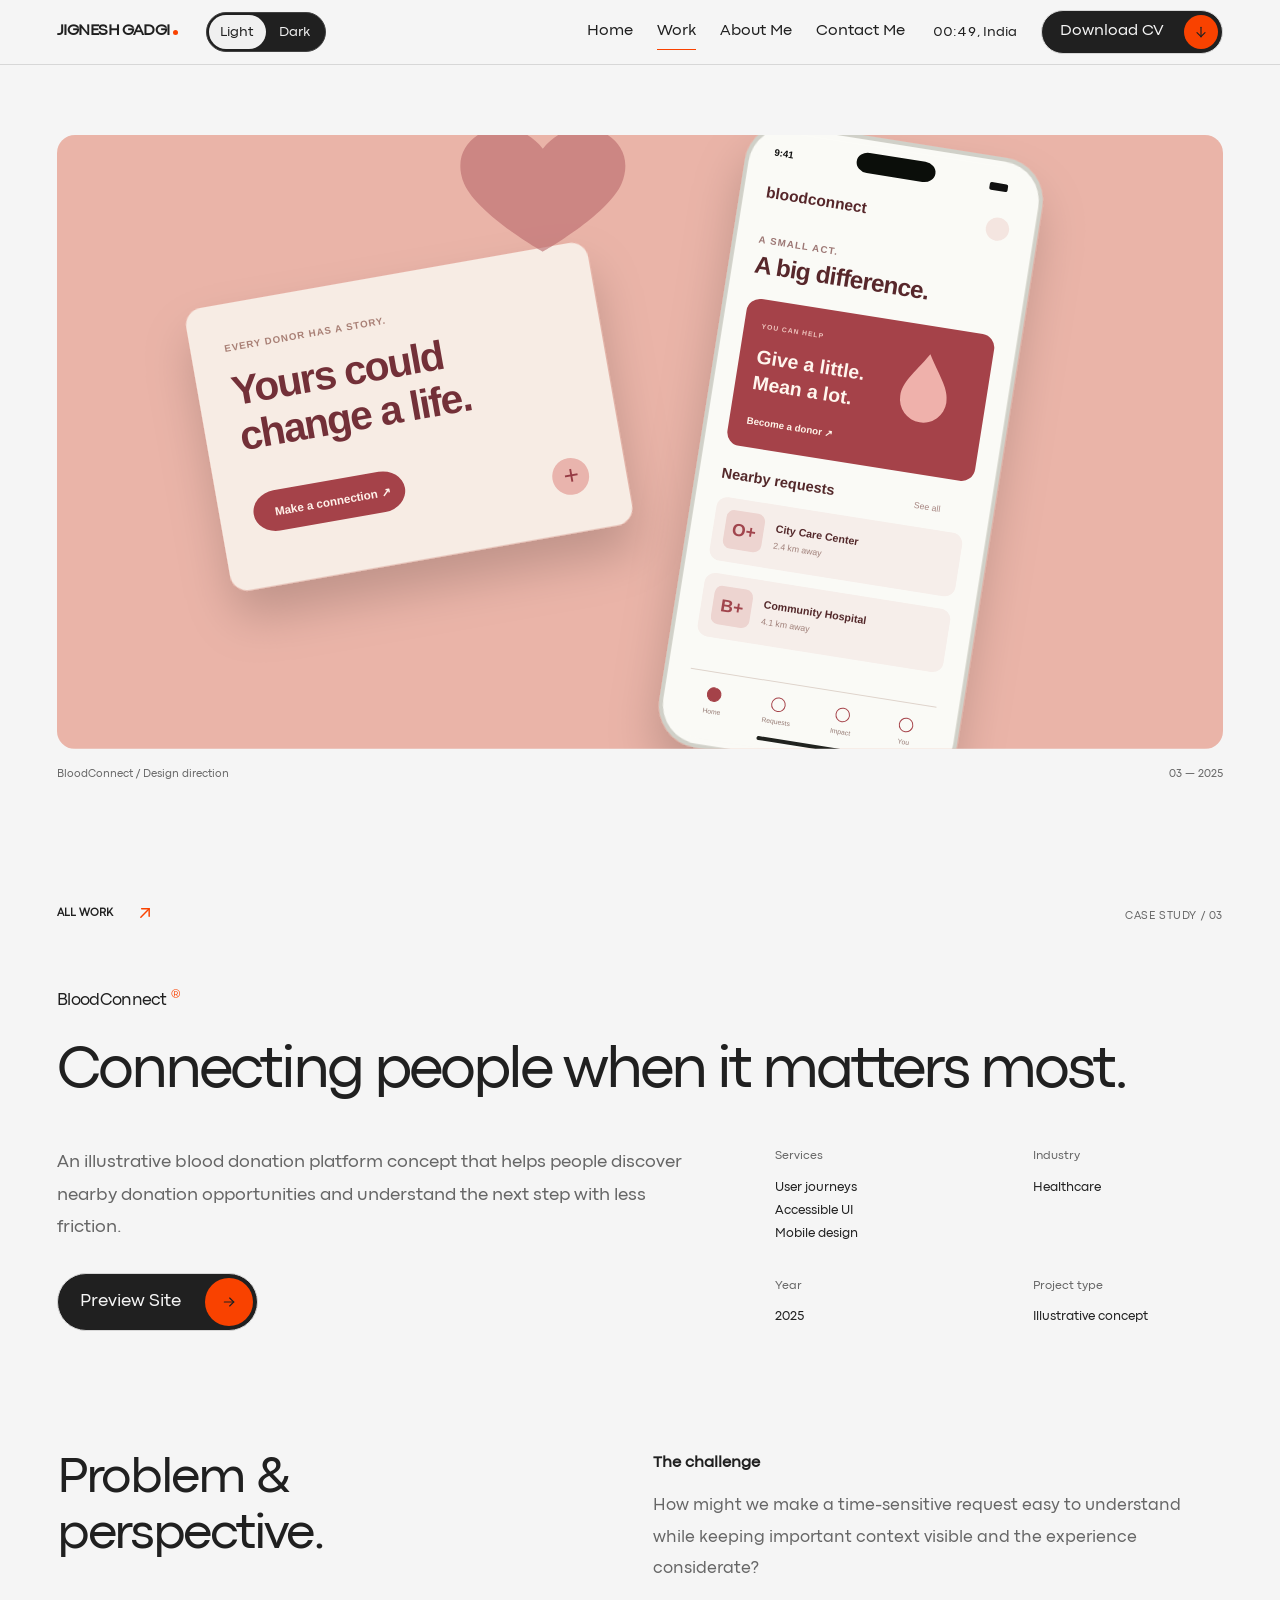
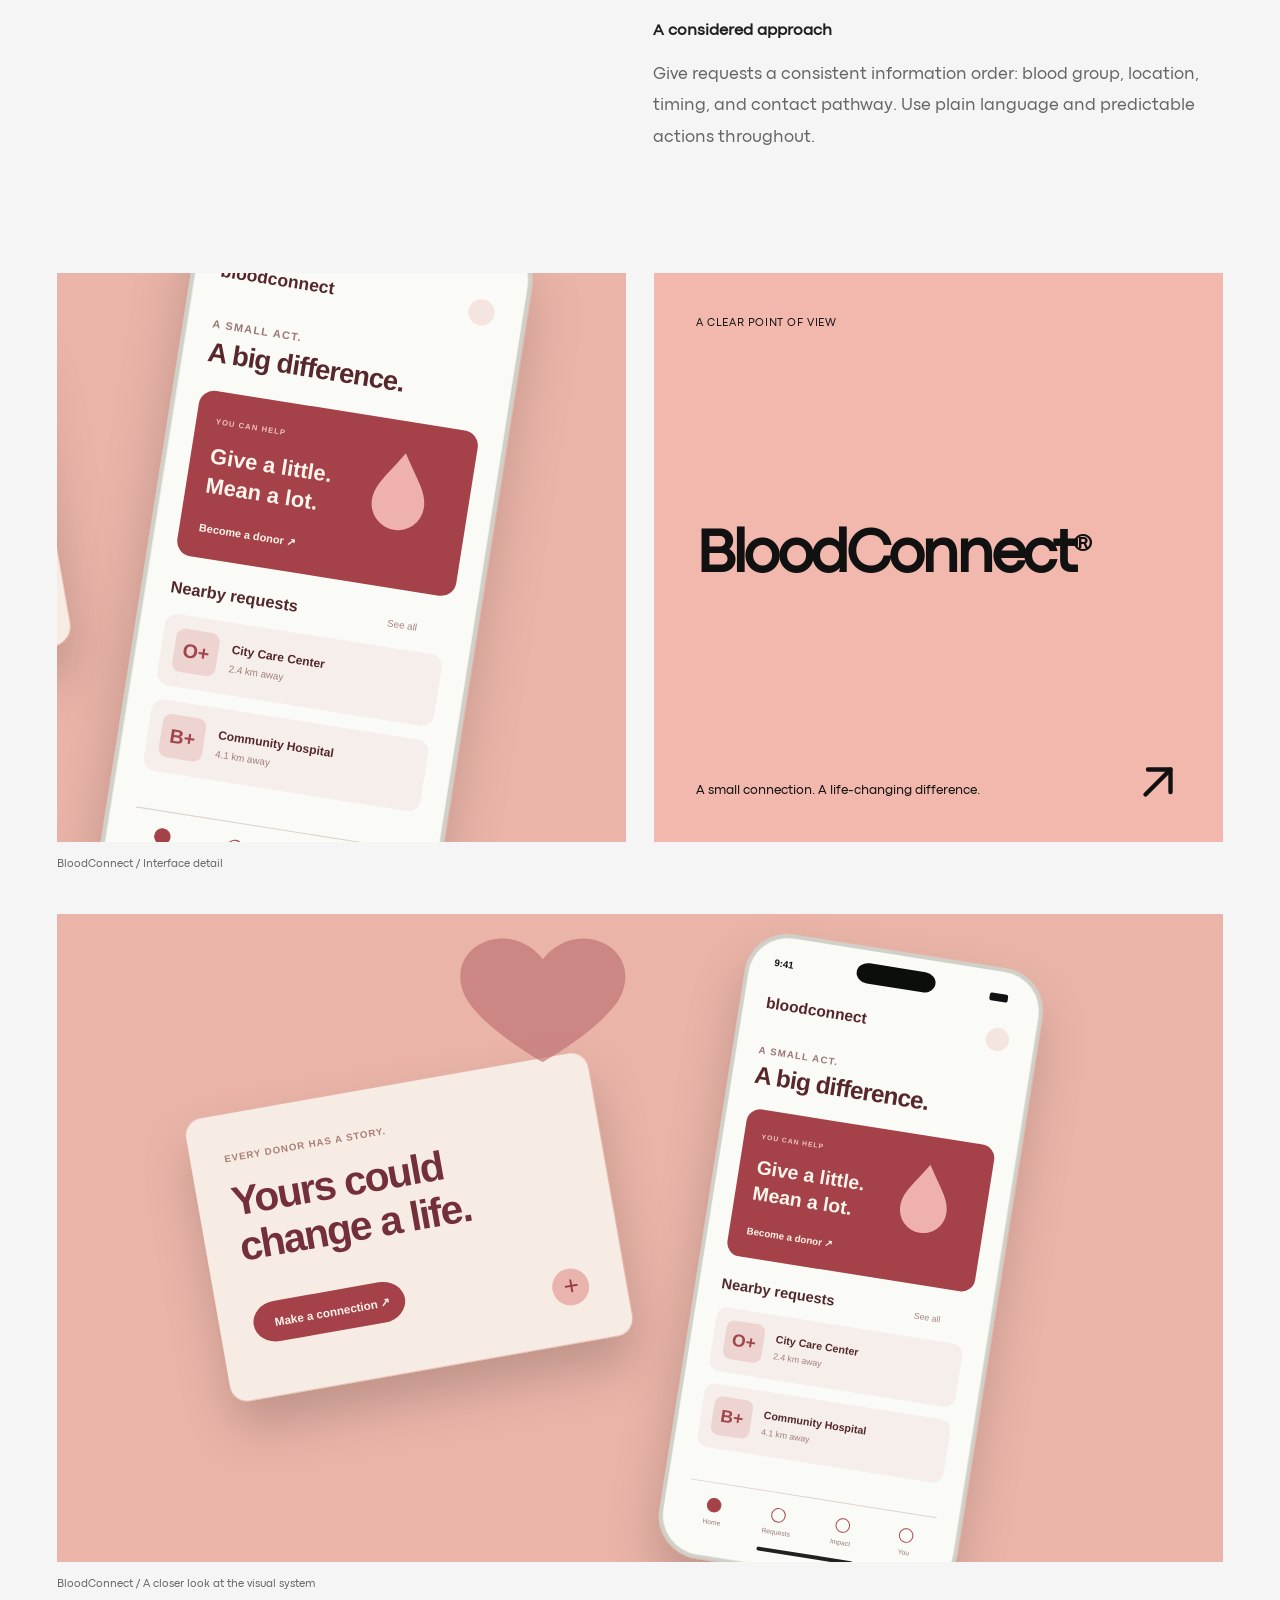
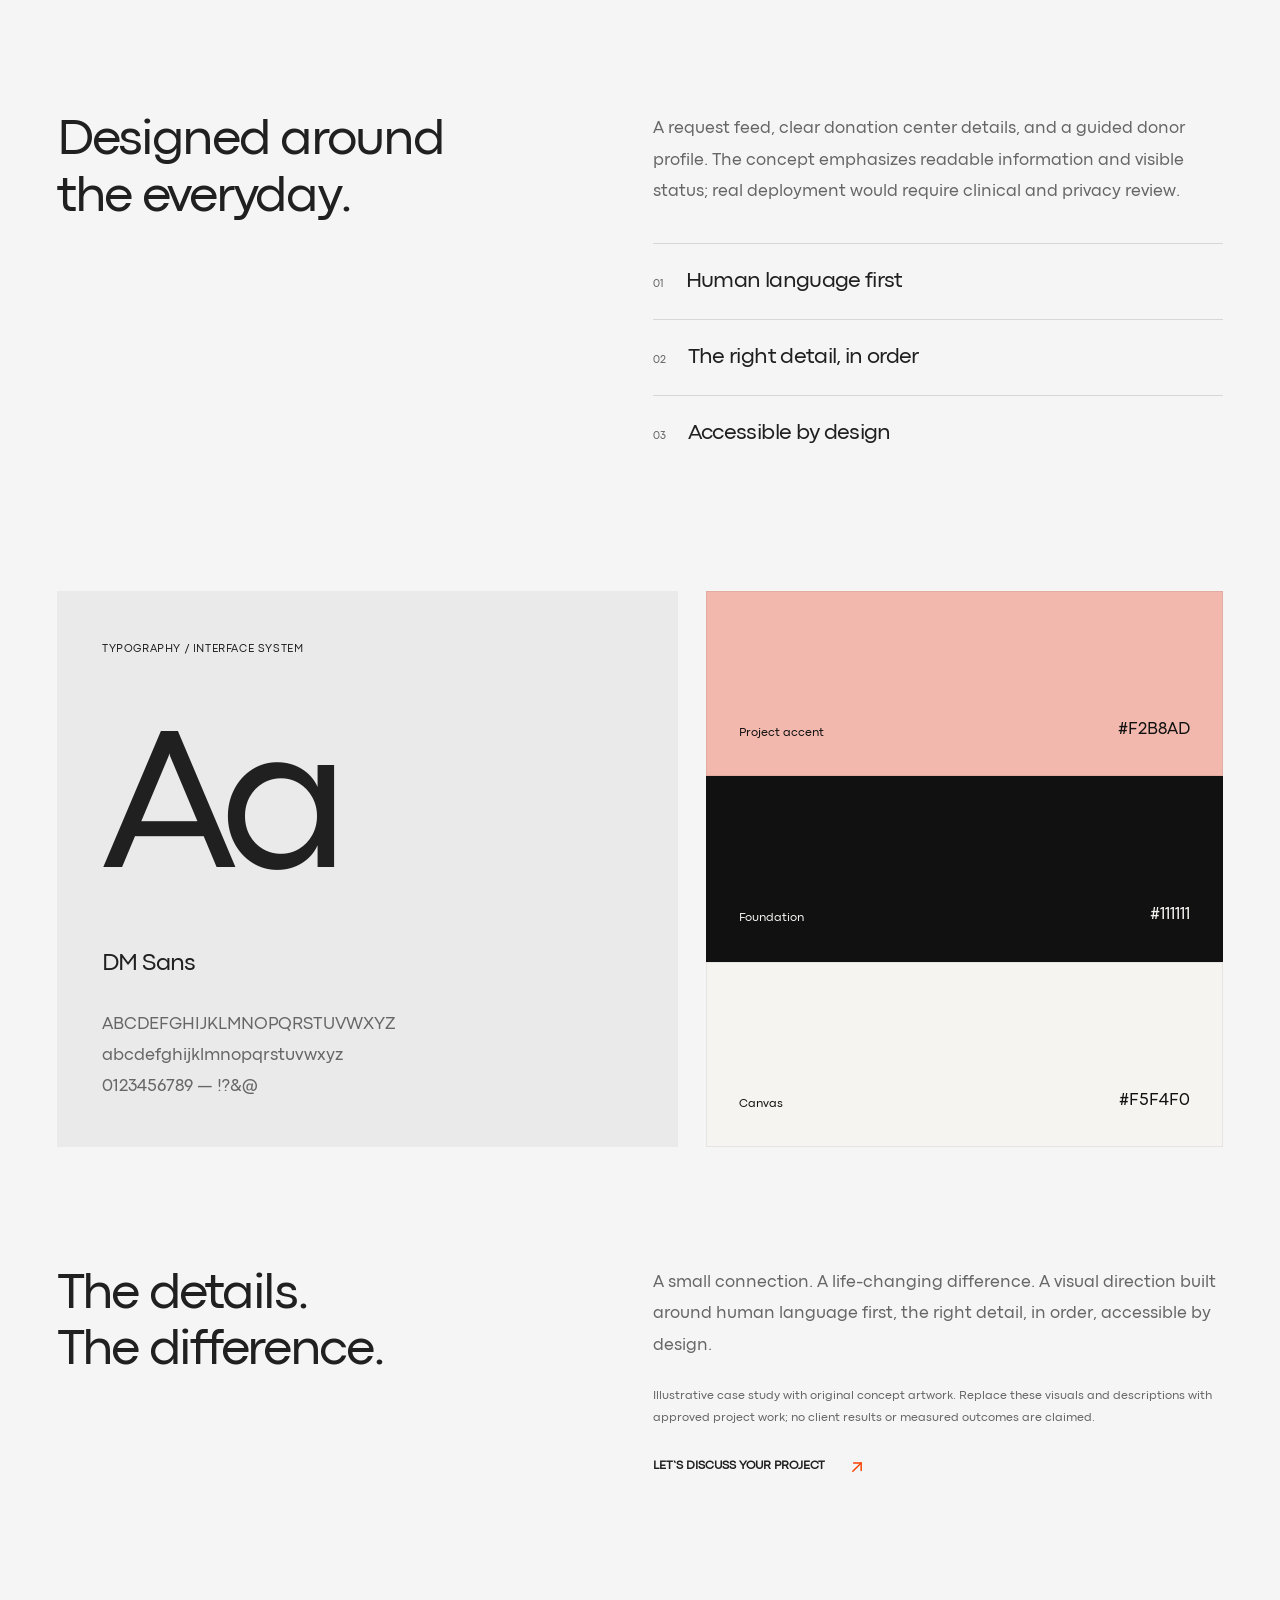
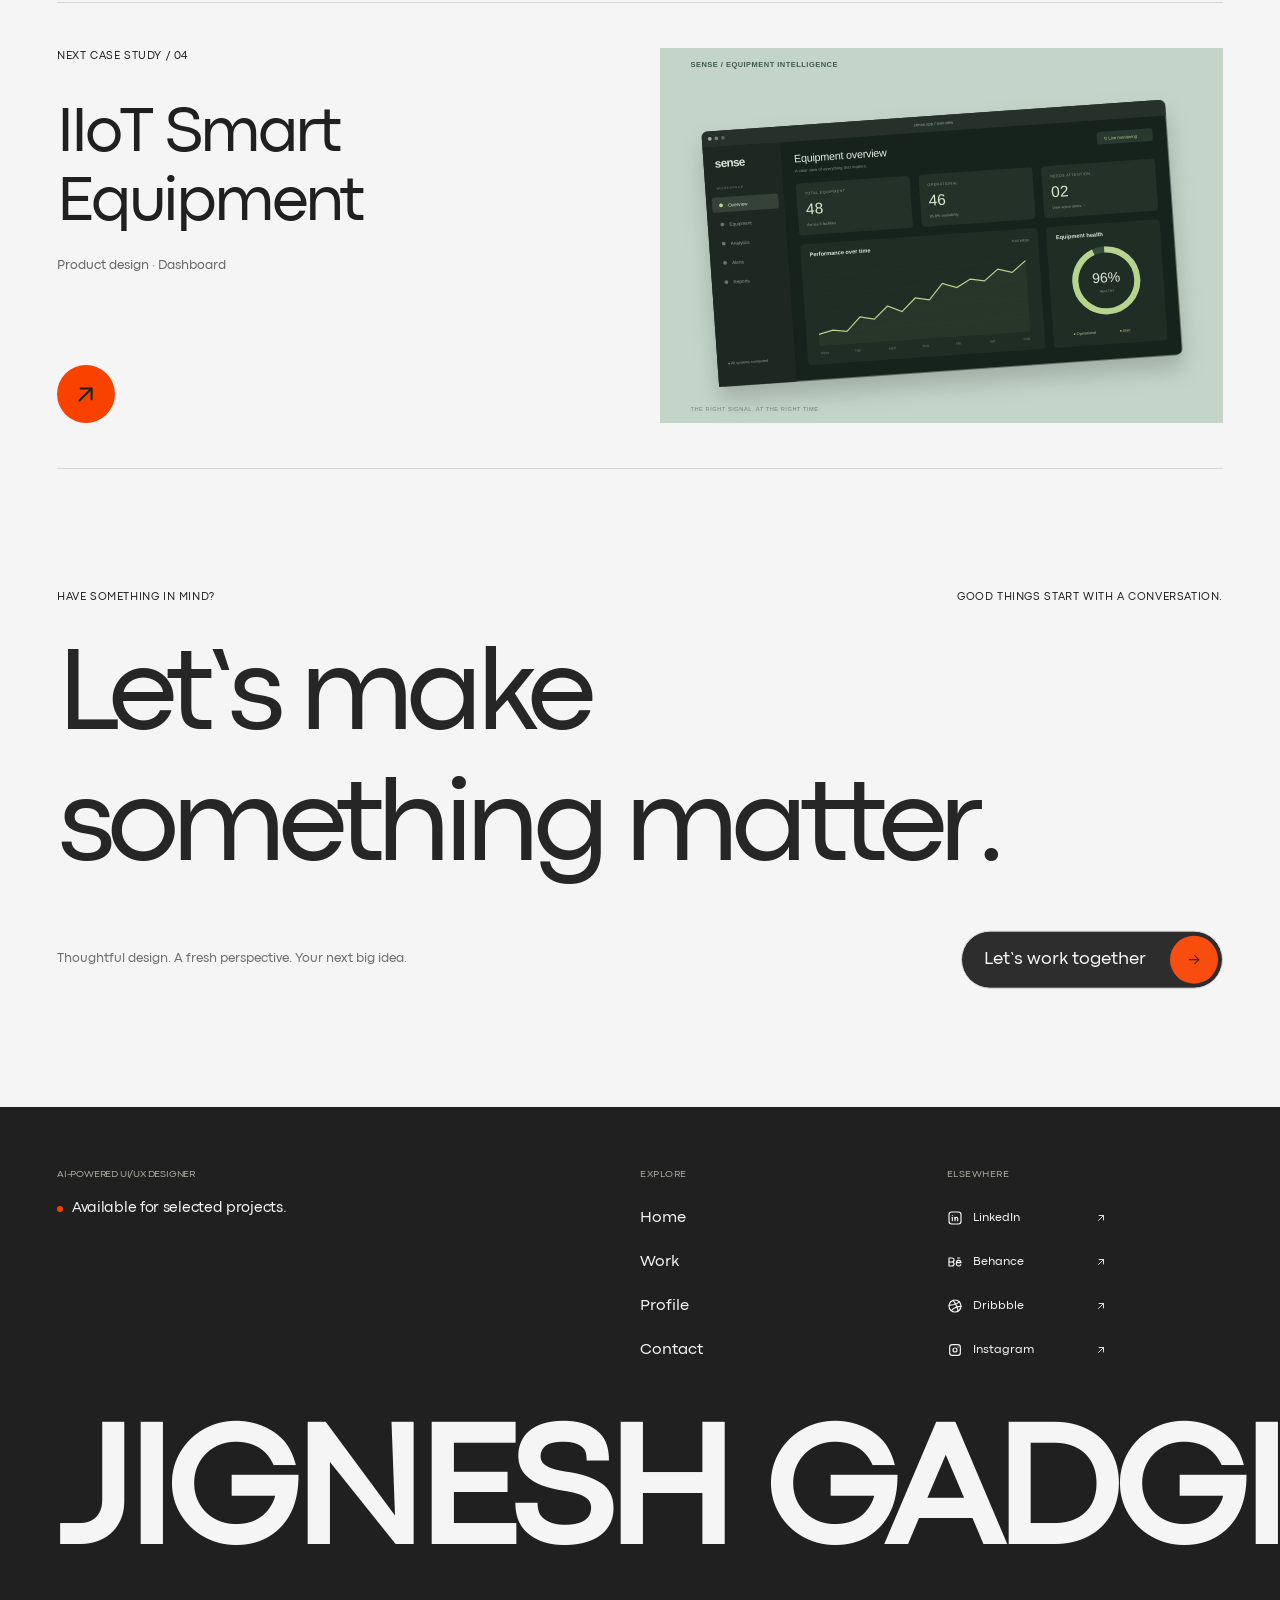
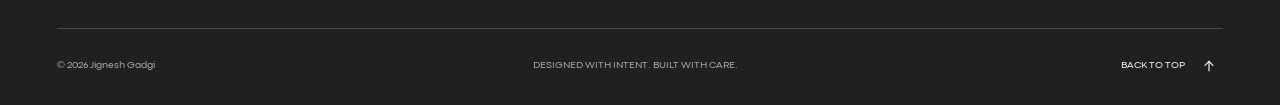
<file: projects/bloodconnect.html>
﻿<!doctype html>
<html lang="en"><head><meta charset="utf-8"><meta name="viewport" content="width=device-width,initial-scale=1"><meta name="theme-color" content="#f5f5f5"><script src="../js/theme.js"></script><title>BloodConnect — Jignesh Gadgi</title><meta name="description" content="An illustrative blood donation platform concept that helps people discover nearby donation opportunities and understand the next step with less friction."><link rel="canonical" href="https://example.com/projects/bloodconnect.html"><meta property="og:type" content="website"><meta property="og:site_name" content="Jignesh Gadgi"><meta property="og:title" content="BloodConnect — Jignesh Gadgi"><meta property="og:description" content="An illustrative blood donation platform concept that helps people discover nearby donation opportunities and understand the next step with less friction."><meta property="og:url" content="https://example.com/projects/bloodconnect.html"><meta property="og:image" content="https://example.com/assets/images/social-preview.png"><meta property="og:image:width" content="1200"><meta property="og:image:height" content="630"><meta name="twitter:card" content="summary_large_image"><meta name="twitter:title" content="BloodConnect — Jignesh Gadgi"><meta name="twitter:description" content="An illustrative blood donation platform concept that helps people discover nearby donation opportunities and understand the next step with less friction."><meta name="twitter:image" content="https://example.com/assets/images/social-preview.png"><link rel="preload" href="../assets/fonts/CodecPro-Regular.ttf" as="font" type="font/ttf" crossorigin><link rel="icon" href="../assets/icons/favicon.svg" type="image/svg+xml"><link rel="stylesheet" href="../css/reset.css"><link rel="stylesheet" href="../css/variables.css"><link rel="stylesheet" href="../css/global.css"><link rel="stylesheet" href="../css/hero.css"><link rel="stylesheet" href="../css/projects.css"><link rel="stylesheet" href="../css/services.css"><link rel="stylesheet" href="../css/profile.css"><link rel="stylesheet" href="../css/contact.css"><link rel="stylesheet" href="../css/footer.css"><link rel="stylesheet" href="../css/responsive.css"><link rel="stylesheet" href="../css/case-study.css"><link rel="stylesheet" href="../css/icons.css"><link rel="stylesheet" href="../css/selected-work.css">
<script type="application/ld+json">{"@context":"https://schema.org","@type":"Person","name":"Jignesh Gadgi","jobTitle":"AI-Powered UI/UX Designer","url":"https://example.com","sameAs":["https://www.linkedin.com/in/jignesh-ui-ux"],"knowsAbout":["User experience design","Product design","Design systems","Interaction design"]}</script>
<script defer src="../assets/vendor/gsap.min.js"></script><script defer src="../assets/vendor/ScrollTrigger.min.js"></script><script defer src="../js/content.js"></script><script defer src="../js/utils.js"></script><script defer src="../js/navigation.js"></script><script defer src="../js/animations.js"></script><script defer src="../js/cursor.js"></script><script defer src="../js/scroll.js"></script><script defer src="../js/projects.js"></script><script defer src="../js/transitions.js"></script><script defer src="../js/clock.js"></script><script defer src="../js/main.js"></script><noscript><style>.site-header .theme-toggle,.site-header .menu-toggle{display:none}.site-header .desktop-nav{display:flex;gap:12px;margin-left:auto}@media(max-width:767px){.site-header .nav-link{font-size:11px}.site-header .wordmark{font-size:11px}.site-header .header-inner{gap:8px}}</style></noscript><link rel="stylesheet" href="../css/navigation.css"><link rel="stylesheet" href="../css/theme.css"></head>
<body data-page="work"><a class="skip-link" href="#main">Skip to content</a><div class="scroll-progress" aria-hidden="true"></div>
  <header class="site-header"><div class="container header-inner">
    <a class="wordmark" href="../index.html" aria-label="Jignesh Gadgi — Home">JIGNESH GADGI<span class="wordmark-dot" aria-hidden="true"></span></a>
    <div class="theme-toggle" role="group" aria-label="Color theme"><button type="button" data-theme-mode="light" aria-pressed="true">Light</button><button type="button" data-theme-mode="dark" aria-pressed="false">Dark</button></div>
    <nav class="desktop-nav" aria-label="Main navigation"><a class="nav-link" href="../index.html">Home</a><a class="nav-link" href="../work.html" aria-current="page">Work</a><a class="nav-link" href="../profile.html">About Me</a><a class="nav-link" href="../contact.html">Contact Me</a></nav>
    <div class="header-tools"><p class="location-clock" data-location-clock aria-label="Local time in India"><time>--:--</time>, <span data-location>India</span></p><button class="header-cv" type="button" data-cv-unavailable title="CV coming soon">Download CV<svg aria-hidden="true" focusable="false"
  xmlns="http://www.w3.org/2000/svg"
  width="24"
  height="24"
  viewBox="0 0 24 24"
  fill="none"
  stroke="currentColor"
  stroke-width="2"
  stroke-linecap="round"
  stroke-linejoin="round"
  class="tabler-icon icon icon-tabler icons-tabler-outline icon-tabler-arrow-down"
>
  <path stroke="none" d="M0 0h24v24H0z" fill="none"/>
  <path d="M12 5l0 14" />
  <path d="M18 13l-6 6" />
  <path d="M6 13l6 6" />
</svg></button></div>
    <button class="menu-toggle" type="button" aria-expanded="false" aria-controls="mobile-menu" aria-label="Open navigation menu"><span class="menu-plus" aria-hidden="true"><svg aria-hidden="true" focusable="false"
  xmlns="http://www.w3.org/2000/svg"
  width="24"
  height="24"
  viewBox="0 0 24 24"
  fill="none"
  stroke="currentColor"
  stroke-width="2"
  stroke-linecap="round"
  stroke-linejoin="round"
  class="tabler-icon icon icon-tabler icons-tabler-outline icon-tabler-plus"
>
  <path stroke="none" d="M0 0h24v24H0z" fill="none"/>
  <path d="M12 5l0 14" />
  <path d="M5 12l14 0" />
</svg></span></button>
  </div></header>
  <div class="mobile-menu" id="mobile-menu" hidden><nav aria-label="Mobile navigation"><a class="mobile-link" href="../index.html"><span>Home</span><span class="eyebrow">01</span></a><a class="mobile-link" href="../work.html" aria-current="page"><span>Work</span><span class="eyebrow">02</span></a><a class="mobile-link" href="../profile.html"><span>About Me</span><span class="eyebrow">03</span></a><a class="mobile-link" href="../contact.html"><span>Contact Me</span><span class="eyebrow">04</span></a></nav><div class="mobile-menu-bottom"><p class="eyebrow"><span class="dot"></span>AVAILABLE FOR<br>SELECTED PROJECTS</p><p class="eyebrow">THOUGHTFUL DESIGN.<br>HUMAN AT HEART.</p></div></div><div class="page-wipe" aria-hidden="true">JG.</div><div class="cursor" aria-hidden="true"></div><main id="main" tabindex="-1"><article class="case-study">
  <figure class="case-cover"><a href="../assets/images/bloodconnect.svg" data-open-image data-cursor="OPEN" aria-label="Open BloodConnect project overview"><img src="../assets/images/bloodconnect.svg" alt="BloodConnect — complete interface concept" width="1200" height="900" fetchpriority="high" decoding="async"></a><figcaption><span>BloodConnect / Design direction</span><span>03 — 2025</span></figcaption></figure>
  <header class="case-intro container">
    <div class="case-breadcrumb"><a class="text-link" href="../work.html">ALL WORK<span class="arrow" aria-hidden="true"><svg aria-hidden="true" focusable="false"
  xmlns="http://www.w3.org/2000/svg"
  width="24"
  height="24"
  viewBox="0 0 24 24"
  fill="none"
  stroke="currentColor"
  stroke-width="2"
  stroke-linecap="round"
  stroke-linejoin="round"
  class="tabler-icon icon icon-tabler icons-tabler-outline icon-tabler-arrow-up-right"
>
  <path stroke="none" d="M0 0h24v24H0z" fill="none"/>
  <path d="M17 7l-10 10" />
  <path d="M8 7l9 0l0 9" />
</svg></span></a><p class="eyebrow ">CASE STUDY / 03</p></div>
    <div class="case-intro-grid">
      <div><p class="case-client">BloodConnect<span aria-hidden="true">®</span></p><h1 data-reveal>Connecting people when it matters most.</h1></div>
      <div class="case-intro-aside"><div class="case-description"><p>An illustrative blood donation platform concept that helps people discover nearby donation opportunities and understand the next step with less friction.</p><button class="preview-cta" type="button" disabled aria-label="Preview Site — link coming soon" title="Live preview link coming soon"><span class="preview-icon" aria-hidden="true"><svg aria-hidden="true" focusable="false"
  xmlns="http://www.w3.org/2000/svg"
  width="24"
  height="24"
  viewBox="0 0 24 24"
  fill="none"
  stroke="currentColor"
  stroke-width="2"
  stroke-linecap="round"
  stroke-linejoin="round"
  class="tabler-icon icon icon-tabler icons-tabler-outline icon-tabler-arrow-right"
>
  <path stroke="none" d="M0 0h24v24H0z" fill="none"/>
  <path d="M5 12l14 0" />
  <path d="M13 18l6 -6" />
  <path d="M13 6l6 6" />
</svg></span><span class="preview-label">Preview Site</span></button></div><dl class="case-facts"><div><dt>Services</dt><dd><span>User journeys</span><span>Accessible UI</span><span>Mobile design</span></dd></div><div><dt>Industry</dt><dd>Healthcare</dd></div><div><dt>Year</dt><dd>2025</dd></div><div><dt>Project type</dt><dd>Illustrative concept</dd></div></dl></div>
    </div>
  </header>

  <div class="container">
    <section class="case-editorial"><h2 data-reveal>Problem &amp;<br>perspective.</h2><div class="case-editorial-copy" data-reveal><h3>The challenge</h3><p>How might we make a time-sensitive request easy to understand while keeping important context visible and the experience considerate?</p><h3>A considered approach</h3><p>Give requests a consistent information order: blood group, location, timing, and contact pathway. Use plain language and predictable actions throughout.</p></div></section>
    <div class="case-gallery"><figure class="case-gallery-item"><a href="../assets/images/bloodconnect-detail.svg" data-open-image data-cursor="OPEN" aria-label="Open BloodConnect / Interface detail"><img src="../assets/images/bloodconnect-detail.svg" alt="BloodConnect / Interface detail" width="1200" height="900" loading="lazy" decoding="async"></a><figcaption>BloodConnect / Interface detail</figcaption></figure><div class="case-brand-panel" style="--project-color:#f2b8ad"><span class="eyebrow">A CLEAR POINT OF VIEW</span><p>BloodConnect<span>®</span></p><span class="case-brand-caption">A small connection. A life-changing difference.</span><span class="case-brand-arrow" aria-hidden="true"><svg aria-hidden="true" focusable="false"
  xmlns="http://www.w3.org/2000/svg"
  width="24"
  height="24"
  viewBox="0 0 24 24"
  fill="none"
  stroke="currentColor"
  stroke-width="2"
  stroke-linecap="round"
  stroke-linejoin="round"
  class="tabler-icon icon icon-tabler icons-tabler-outline icon-tabler-arrow-up-right"
>
  <path stroke="none" d="M0 0h24v24H0z" fill="none"/>
  <path d="M17 7l-10 10" />
  <path d="M8 7l9 0l0 9" />
</svg></span></div><figure class="case-gallery-item is-wide"><a href="../assets/images/bloodconnect-system.svg" data-open-image data-cursor="OPEN" aria-label="Open BloodConnect / A closer look at the visual system"><img src="../assets/images/bloodconnect-system.svg" alt="BloodConnect / A closer look at the visual system" width="1200" height="900" loading="lazy" decoding="async"></a><figcaption>BloodConnect / A closer look at the visual system</figcaption></figure></div>
    <section class="case-editorial"><h2 data-reveal>Designed around<br>the everyday.</h2><div class="case-editorial-copy" data-reveal><p>A request feed, clear donation center details, and a guided donor profile. The concept emphasizes readable information and visible status; real deployment would require clinical and privacy review.</p><div class="case-values"><div><span>01</span><h3>Human language first</h3></div><div><span>02</span><h3>The right detail, in order</h3></div><div><span>03</span><h3>Accessible by design</h3></div></div></div></section>
    <section class="case-design-system"><div class="case-type-panel"><span class="eyebrow">TYPOGRAPHY / INTERFACE SYSTEM</span><p class="case-type-sample" aria-hidden="true">Aa</p><p class="case-type-family">DM Sans</p><p class="case-alphabet">ABCDEFGHIJKLMNOPQRSTUVWXYZ<br>abcdefghijklmnopqrstuvwxyz<br>0123456789 — !?&amp;@</p></div><div class="case-palette"><div style="background:#f2b8ad;color:#111"><span>Project accent</span><strong>#F2B8AD</strong></div><div style="background:#111;color:#f5f4f0"><span>Foundation</span><strong>#111111</strong></div><div style="background:#f5f4f0;color:#111"><span>Canvas</span><strong>#F5F4F0</strong></div></div></section>
    <section class="case-editorial case-conclusion"><h2 data-reveal>The details.<br>The difference.</h2><div class="case-editorial-copy" data-reveal><p>A small connection. A life-changing difference. A visual direction built around human language first, the right detail, in order, accessible by design.</p><p class="notice">Illustrative case study with original concept artwork. Replace these visuals and descriptions with approved project work; no client results or measured outcomes are claimed.</p><a class="text-link" href="../contact.html">LET’S DISCUSS YOUR PROJECT<span class="arrow" aria-hidden="true"><svg aria-hidden="true" focusable="false"
  xmlns="http://www.w3.org/2000/svg"
  width="24"
  height="24"
  viewBox="0 0 24 24"
  fill="none"
  stroke="currentColor"
  stroke-width="2"
  stroke-linecap="round"
  stroke-linejoin="round"
  class="tabler-icon icon icon-tabler icons-tabler-outline icon-tabler-arrow-up-right"
>
  <path stroke="none" d="M0 0h24v24H0z" fill="none"/>
  <path d="M17 7l-10 10" />
  <path d="M8 7l9 0l0 9" />
</svg></span></a></div></section>
    <a class="case-next" href="iiot.html" data-cursor="VIEW"><div class="case-next-text"><span class="eyebrow">NEXT CASE STUDY / 04</span><h2>IIoT Smart Equipment</h2><p>Product design · Dashboard</p><span class="case-next-arrow" aria-hidden="true"><svg aria-hidden="true" focusable="false"
  xmlns="http://www.w3.org/2000/svg"
  width="24"
  height="24"
  viewBox="0 0 24 24"
  fill="none"
  stroke="currentColor"
  stroke-width="2"
  stroke-linecap="round"
  stroke-linejoin="round"
  class="tabler-icon icon icon-tabler icons-tabler-outline icon-tabler-arrow-up-right"
>
  <path stroke="none" d="M0 0h24v24H0z" fill="none"/>
  <path d="M17 7l-10 10" />
  <path d="M8 7l9 0l0 9" />
</svg></span></div><img src="../assets/images/iiot.svg" alt="IIoT Smart Equipment preview" width="1200" height="900" loading="lazy"></a>
  </div>
  <dialog class="image-dialog" aria-label="Project artwork"><div class="image-dialog-top"><span class="eyebrow" data-image-caption>BloodConnect / CONCEPT ARTWORK</span><button type="button" data-close-image aria-label="Close full-size image">CLOSE <svg aria-hidden="true" focusable="false"
  xmlns="http://www.w3.org/2000/svg"
  width="24"
  height="24"
  viewBox="0 0 24 24"
  fill="none"
  stroke="currentColor"
  stroke-width="2"
  stroke-linecap="round"
  stroke-linejoin="round"
  class="tabler-icon icon icon-tabler icons-tabler-outline icon-tabler-x"
>
  <path stroke="none" d="M0 0h24v24H0z" fill="none"/>
  <path d="M18 6l-12 12" />
  <path d="M6 6l12 12" />
</svg></button></div><img src="../assets/images/bloodconnect.svg" alt="BloodConnect concept artwork" width="1200" height="900" loading="lazy"></dialog>
  </article><section class="contact-band container"><div class="contact-band-top" data-reveal><p class="eyebrow ">HAVE SOMETHING IN MIND?</p><p class="eyebrow ">GOOD THINGS START WITH A CONVERSATION.</p></div><div class="contact-band-link" data-reveal><h2>Let’s make<br>something matter.</h2></div><div class="contact-band-bottom" data-reveal><p>Thoughtful design. A fresh perspective. Your next big idea.</p><a class="preview-cta contact-cta" href="../contact.html"><span class="preview-icon" aria-hidden="true"><svg aria-hidden="true" focusable="false"
  xmlns="http://www.w3.org/2000/svg"
  width="24"
  height="24"
  viewBox="0 0 24 24"
  fill="none"
  stroke="currentColor"
  stroke-width="2"
  stroke-linecap="round"
  stroke-linejoin="round"
  class="tabler-icon icon icon-tabler icons-tabler-outline icon-tabler-arrow-right"
>
  <path stroke="none" d="M0 0h24v24H0z" fill="none"/>
  <path d="M5 12l14 0" />
  <path d="M13 18l6 -6" />
  <path d="M13 6l6 6" />
</svg></span><span class="preview-label">Let’s work together</span></a></div></section></main><footer class="site-footer"><div class="container"><div class="footer-top"><div class="footer-about"><p class="eyebrow ">AI-POWERED UI/UX DESIGNER</p><p><span class="dot"></span>Available for selected projects.</p></div><nav class="footer-nav" aria-label="Footer navigation"><p class="eyebrow ">EXPLORE</p><a class="nav-link" href="../index.html">Home</a><a class="nav-link" href="../work.html">Work</a><a class="nav-link" href="../profile.html">Profile</a><a class="nav-link" href="../contact.html">Contact</a></nav><div class="footer-socials"><p class="eyebrow ">ELSEWHERE</p><a class="social-link" href="https://www.linkedin.com/in/jignesh-ui-ux" target="_blank" rel="noopener noreferrer"><span class="social-name"><svg aria-hidden="true" focusable="false"
  xmlns="http://www.w3.org/2000/svg"
  width="24"
  height="24"
  viewBox="0 0 24 24"
  fill="none"
  stroke="currentColor"
  stroke-width="2"
  stroke-linecap="round"
  stroke-linejoin="round"
  class="tabler-icon icon icon-tabler icons-tabler-outline icon-tabler-brand-linkedin"
>
  <path stroke="none" d="M0 0h24v24H0z" fill="none"/>
  <path d="M8 11v5" />
  <path d="M8 8v.01" />
  <path d="M12 16v-5" />
  <path d="M16 16v-3a2 2 0 1 0 -4 0" />
  <path d="M3 7a4 4 0 0 1 4 -4h10a4 4 0 0 1 4 4v10a4 4 0 0 1 -4 4h-10a4 4 0 0 1 -4 -4z" />
</svg>LinkedIn</span><span class="arrow" aria-hidden="true"><svg aria-hidden="true" focusable="false"
  xmlns="http://www.w3.org/2000/svg"
  width="24"
  height="24"
  viewBox="0 0 24 24"
  fill="none"
  stroke="currentColor"
  stroke-width="2"
  stroke-linecap="round"
  stroke-linejoin="round"
  class="tabler-icon icon icon-tabler icons-tabler-outline icon-tabler-arrow-up-right"
>
  <path stroke="none" d="M0 0h24v24H0z" fill="none"/>
  <path d="M17 7l-10 10" />
  <path d="M8 7l9 0l0 9" />
</svg></span><span class="sr-only"> (opens in new tab)</span></a><button type="button" class="social-link" data-social-placeholder="Behance" aria-label="Behance profile, coming soon"><span class="social-name"><svg aria-hidden="true" focusable="false"
  xmlns="http://www.w3.org/2000/svg"
  width="24"
  height="24"
  viewBox="0 0 24 24"
  fill="none"
  stroke="currentColor"
  stroke-width="2"
  stroke-linecap="round"
  stroke-linejoin="round"
  class="tabler-icon icon icon-tabler icons-tabler-outline icon-tabler-brand-behance"
>
  <path stroke="none" d="M0 0h24v24H0z" fill="none"/>
  <path d="M3 18v-12h4.5a3 3 0 0 1 0 6a3 3 0 0 1 0 6h-4.5" />
  <path d="M3 12l4.5 0" />
  <path d="M14 13h7a3.5 3.5 0 0 0 -7 0v2a3.5 3.5 0 0 0 6.64 1" />
  <path d="M16 6l3 0" />
</svg>Behance</span><span class="arrow" aria-hidden="true"><svg aria-hidden="true" focusable="false"
  xmlns="http://www.w3.org/2000/svg"
  width="24"
  height="24"
  viewBox="0 0 24 24"
  fill="none"
  stroke="currentColor"
  stroke-width="2"
  stroke-linecap="round"
  stroke-linejoin="round"
  class="tabler-icon icon icon-tabler icons-tabler-outline icon-tabler-arrow-up-right"
>
  <path stroke="none" d="M0 0h24v24H0z" fill="none"/>
  <path d="M17 7l-10 10" />
  <path d="M8 7l9 0l0 9" />
</svg></span></button><button type="button" class="social-link" data-social-placeholder="Dribbble" aria-label="Dribbble profile, coming soon"><span class="social-name"><svg aria-hidden="true" focusable="false"
  xmlns="http://www.w3.org/2000/svg"
  width="24"
  height="24"
  viewBox="0 0 24 24"
  fill="none"
  stroke="currentColor"
  stroke-width="2"
  stroke-linecap="round"
  stroke-linejoin="round"
  class="tabler-icon icon icon-tabler icons-tabler-outline icon-tabler-brand-dribbble"
>
  <path stroke="none" d="M0 0h24v24H0z" fill="none"/>
  <path d="M12 12m-9 0a9 9 0 1 0 18 0a9 9 0 1 0 -18 0" />
  <path d="M9 3.6c5 6 7 10.5 7.5 16.2" />
  <path d="M6.4 19c3.5 -3.5 6 -6.5 14.5 -6.4" />
  <path d="M3.1 10.75c5 0 9.814 -.38 15.314 -5" />
</svg>Dribbble</span><span class="arrow" aria-hidden="true"><svg aria-hidden="true" focusable="false"
  xmlns="http://www.w3.org/2000/svg"
  width="24"
  height="24"
  viewBox="0 0 24 24"
  fill="none"
  stroke="currentColor"
  stroke-width="2"
  stroke-linecap="round"
  stroke-linejoin="round"
  class="tabler-icon icon icon-tabler icons-tabler-outline icon-tabler-arrow-up-right"
>
  <path stroke="none" d="M0 0h24v24H0z" fill="none"/>
  <path d="M17 7l-10 10" />
  <path d="M8 7l9 0l0 9" />
</svg></span></button><button type="button" class="social-link" data-social-placeholder="Instagram" aria-label="Instagram profile, coming soon"><span class="social-name"><svg aria-hidden="true" focusable="false"
  xmlns="http://www.w3.org/2000/svg"
  width="24"
  height="24"
  viewBox="0 0 24 24"
  fill="none"
  stroke="currentColor"
  stroke-width="2"
  stroke-linecap="round"
  stroke-linejoin="round"
  class="tabler-icon icon icon-tabler icons-tabler-outline icon-tabler-brand-instagram"
>
  <path stroke="none" d="M0 0h24v24H0z" fill="none"/>
  <path d="M4 8a4 4 0 0 1 4 -4h8a4 4 0 0 1 4 4v8a4 4 0 0 1 -4 4h-8a4 4 0 0 1 -4 -4z" />
  <path d="M9 12a3 3 0 1 0 6 0a3 3 0 0 0 -6 0" />
  <path d="M16.5 7.5v.01" />
</svg>Instagram</span><span class="arrow" aria-hidden="true"><svg aria-hidden="true" focusable="false"
  xmlns="http://www.w3.org/2000/svg"
  width="24"
  height="24"
  viewBox="0 0 24 24"
  fill="none"
  stroke="currentColor"
  stroke-width="2"
  stroke-linecap="round"
  stroke-linejoin="round"
  class="tabler-icon icon icon-tabler icons-tabler-outline icon-tabler-arrow-up-right"
>
  <path stroke="none" d="M0 0h24v24H0z" fill="none"/>
  <path d="M17 7l-10 10" />
  <path d="M8 7l9 0l0 9" />
</svg></span></button></div></div><p class="footer-name" aria-label="Jignesh Gadgi">JIGNESH GADGI</p><div class="footer-bottom"><span>© 2026 Jignesh Gadgi</span><span class="footer-credit">DESIGNED WITH INTENT. BUILT WITH CARE.</span><button class="back-top" data-back-top type="button">BACK TO TOP <svg aria-hidden="true" focusable="false"
  xmlns="http://www.w3.org/2000/svg"
  width="24"
  height="24"
  viewBox="0 0 24 24"
  fill="none"
  stroke="currentColor"
  stroke-width="2"
  stroke-linecap="round"
  stroke-linejoin="round"
  class="tabler-icon icon icon-tabler icons-tabler-outline icon-tabler-arrow-up"
>
  <path stroke="none" d="M0 0h24v24H0z" fill="none"/>
  <path d="M12 5l0 14" />
  <path d="M18 11l-6 -6" />
  <path d="M6 11l6 -6" />
</svg></button></div></div></footer><div class="toast" role="status" aria-live="polite"></div></body></html>
</file>
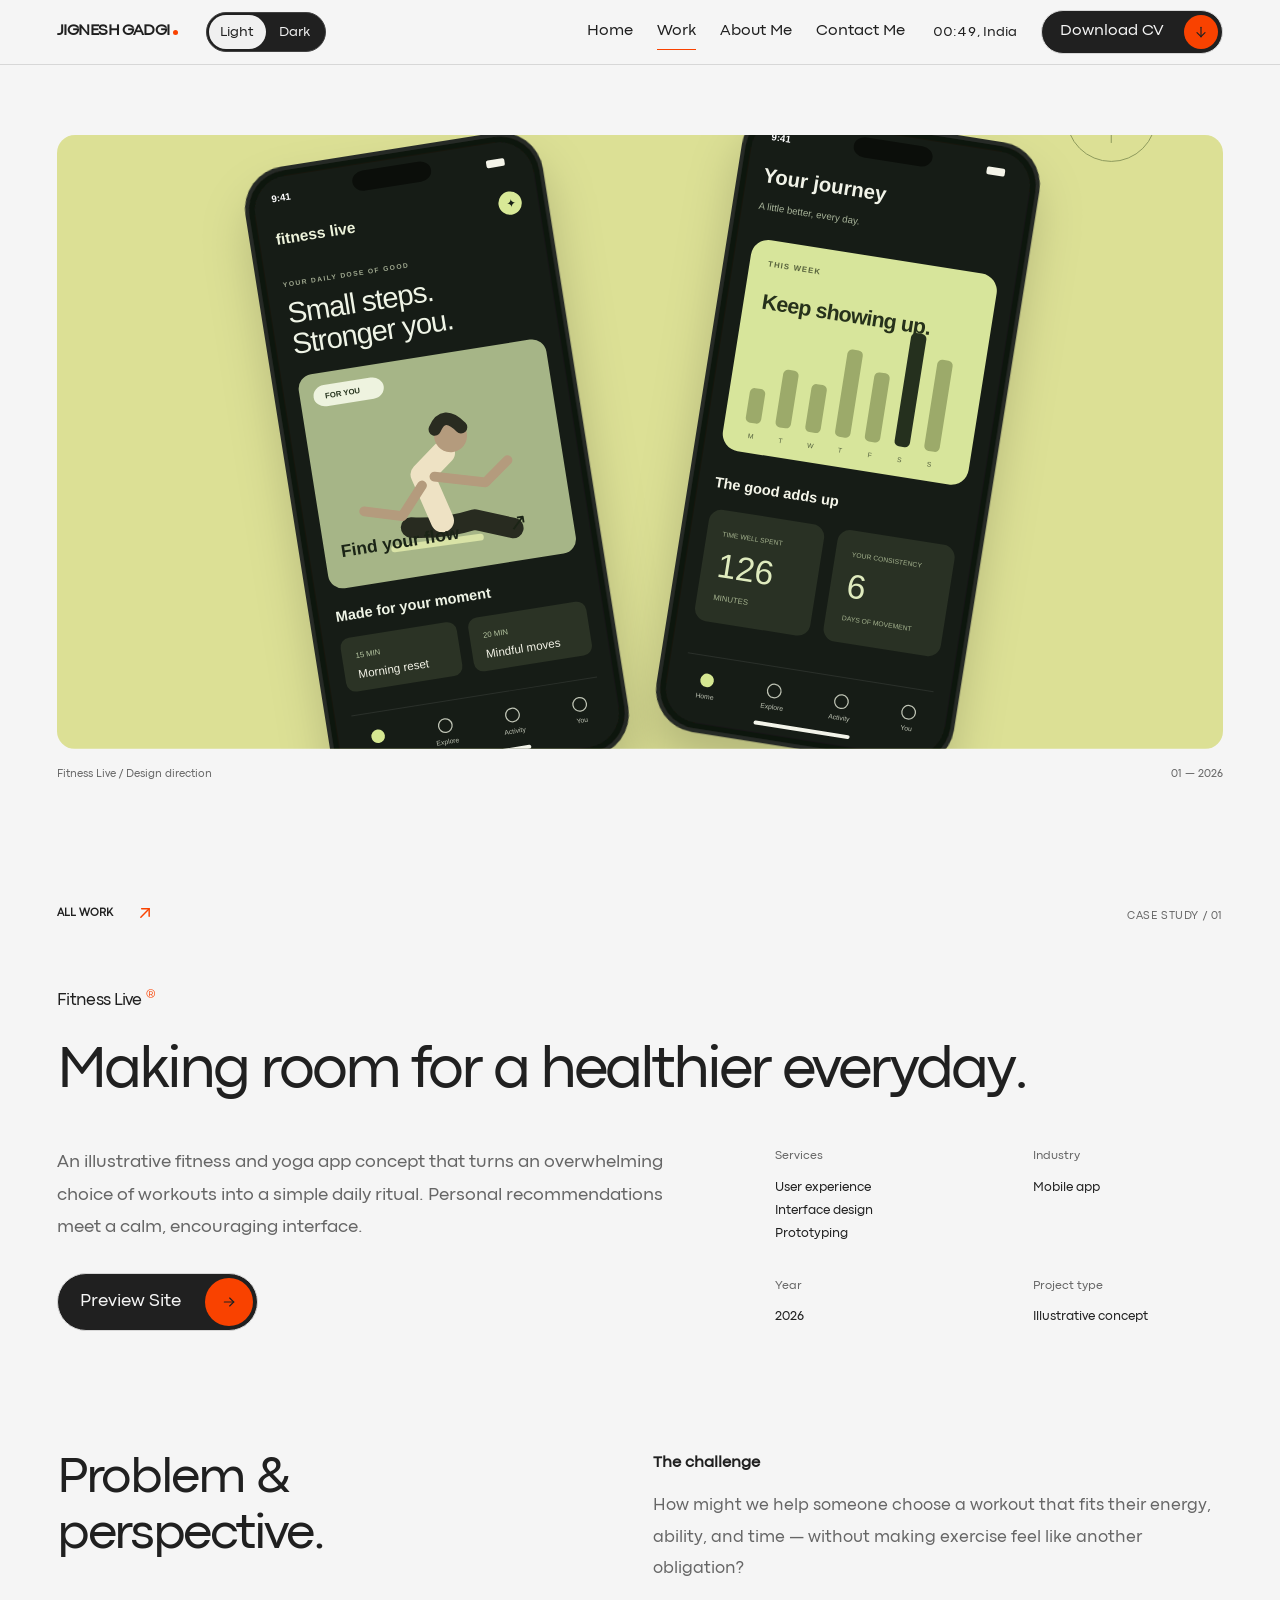
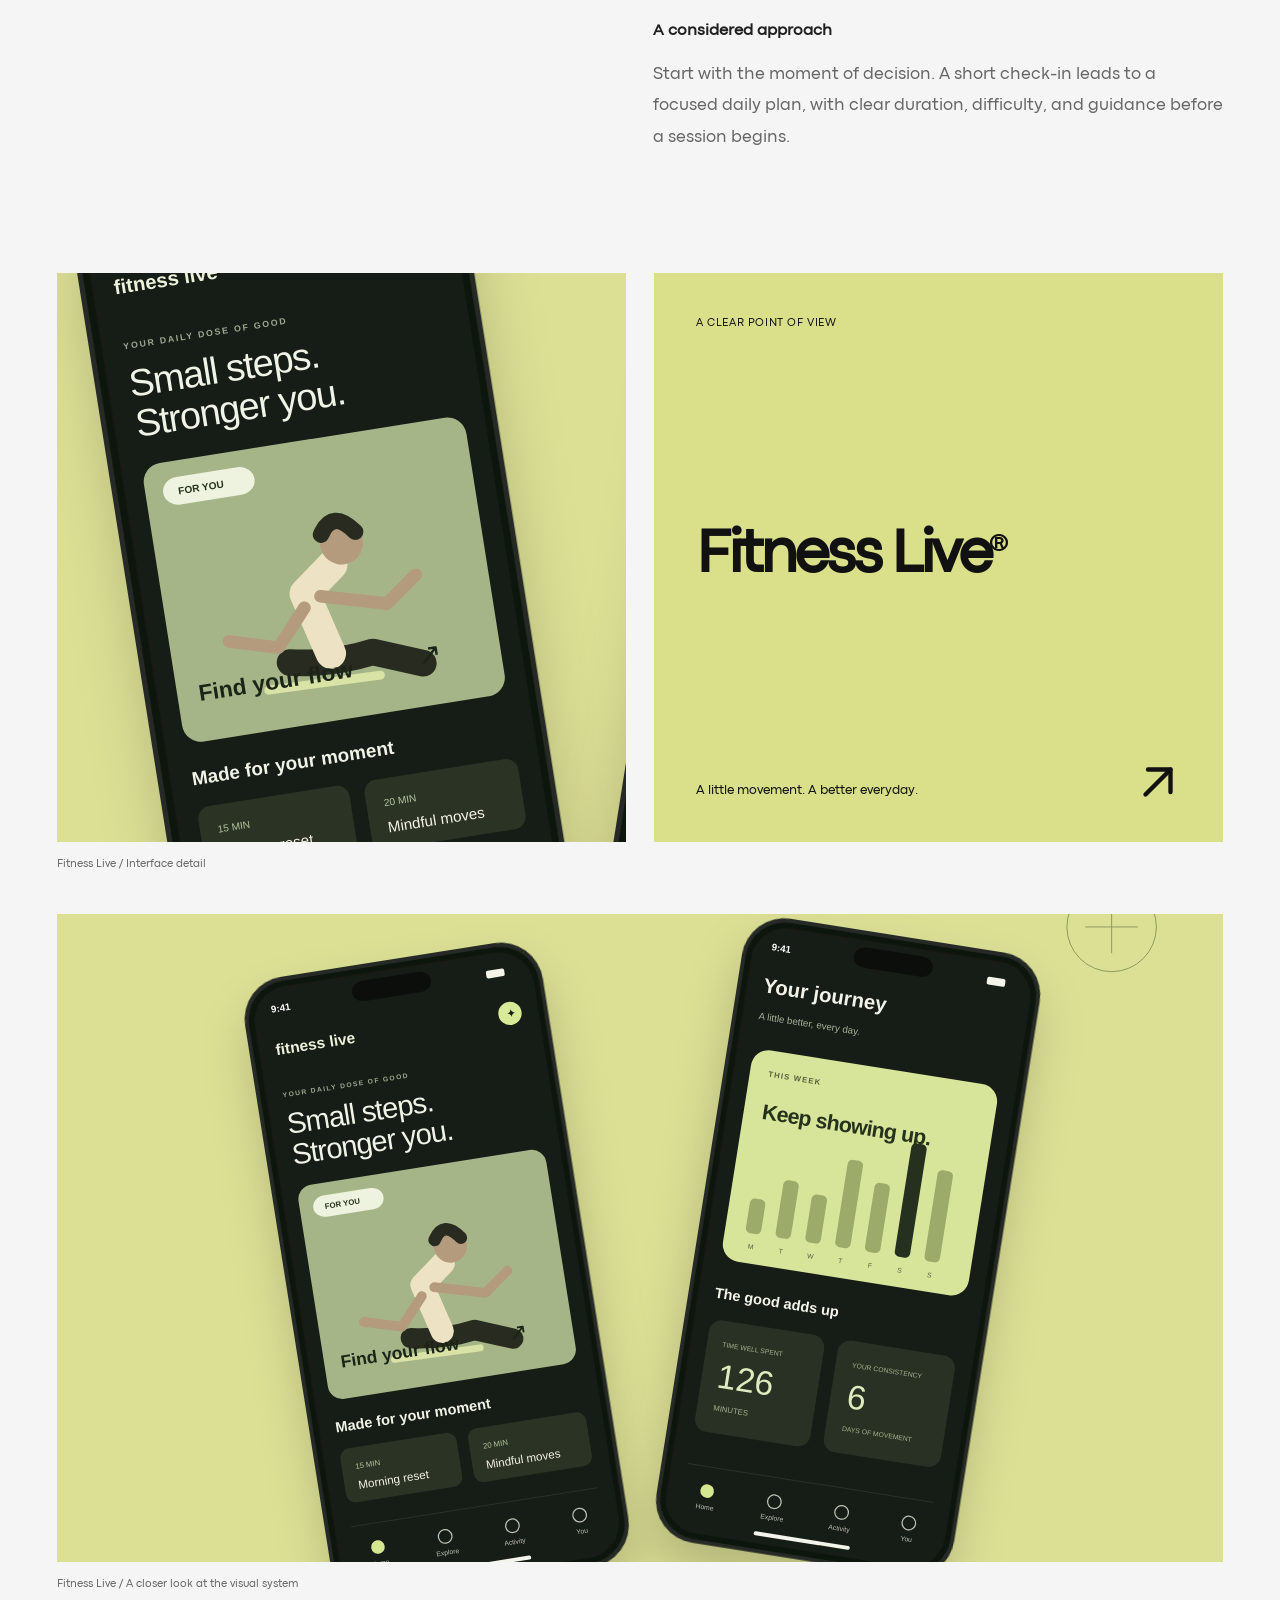
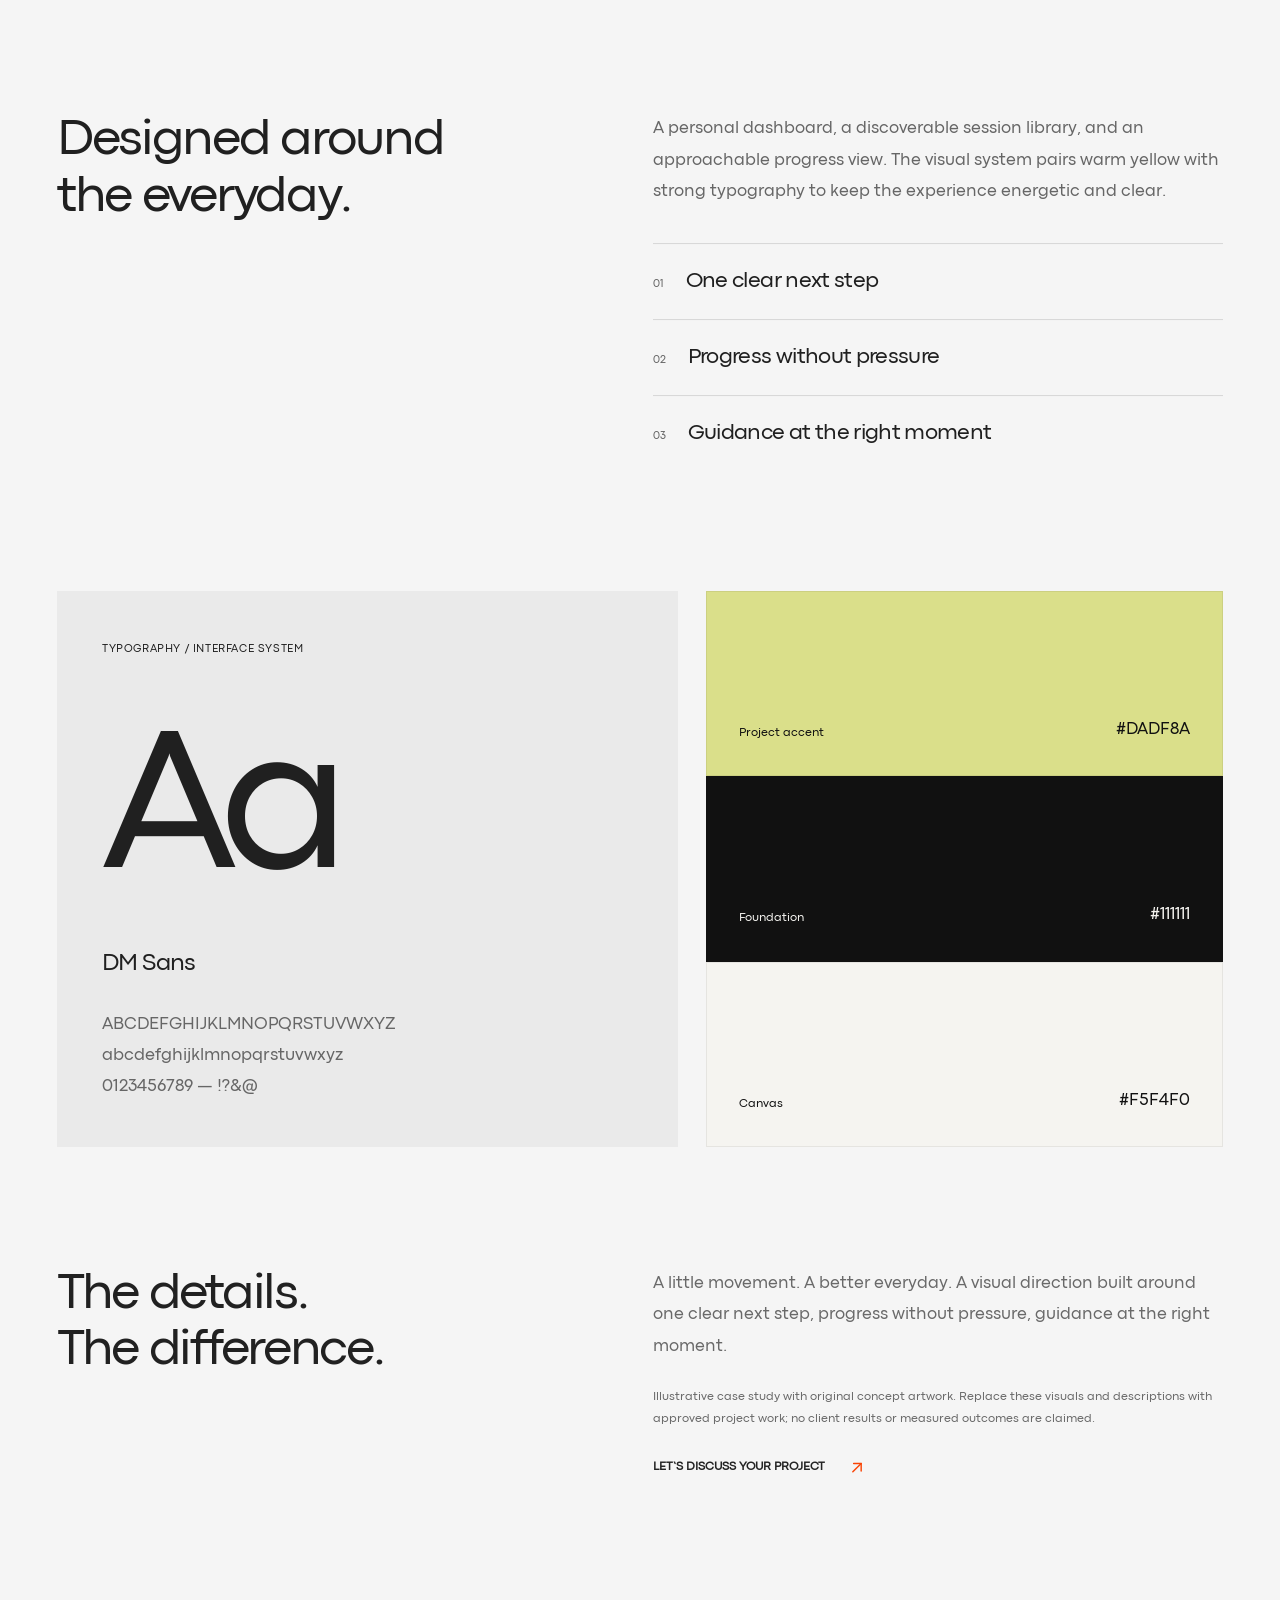
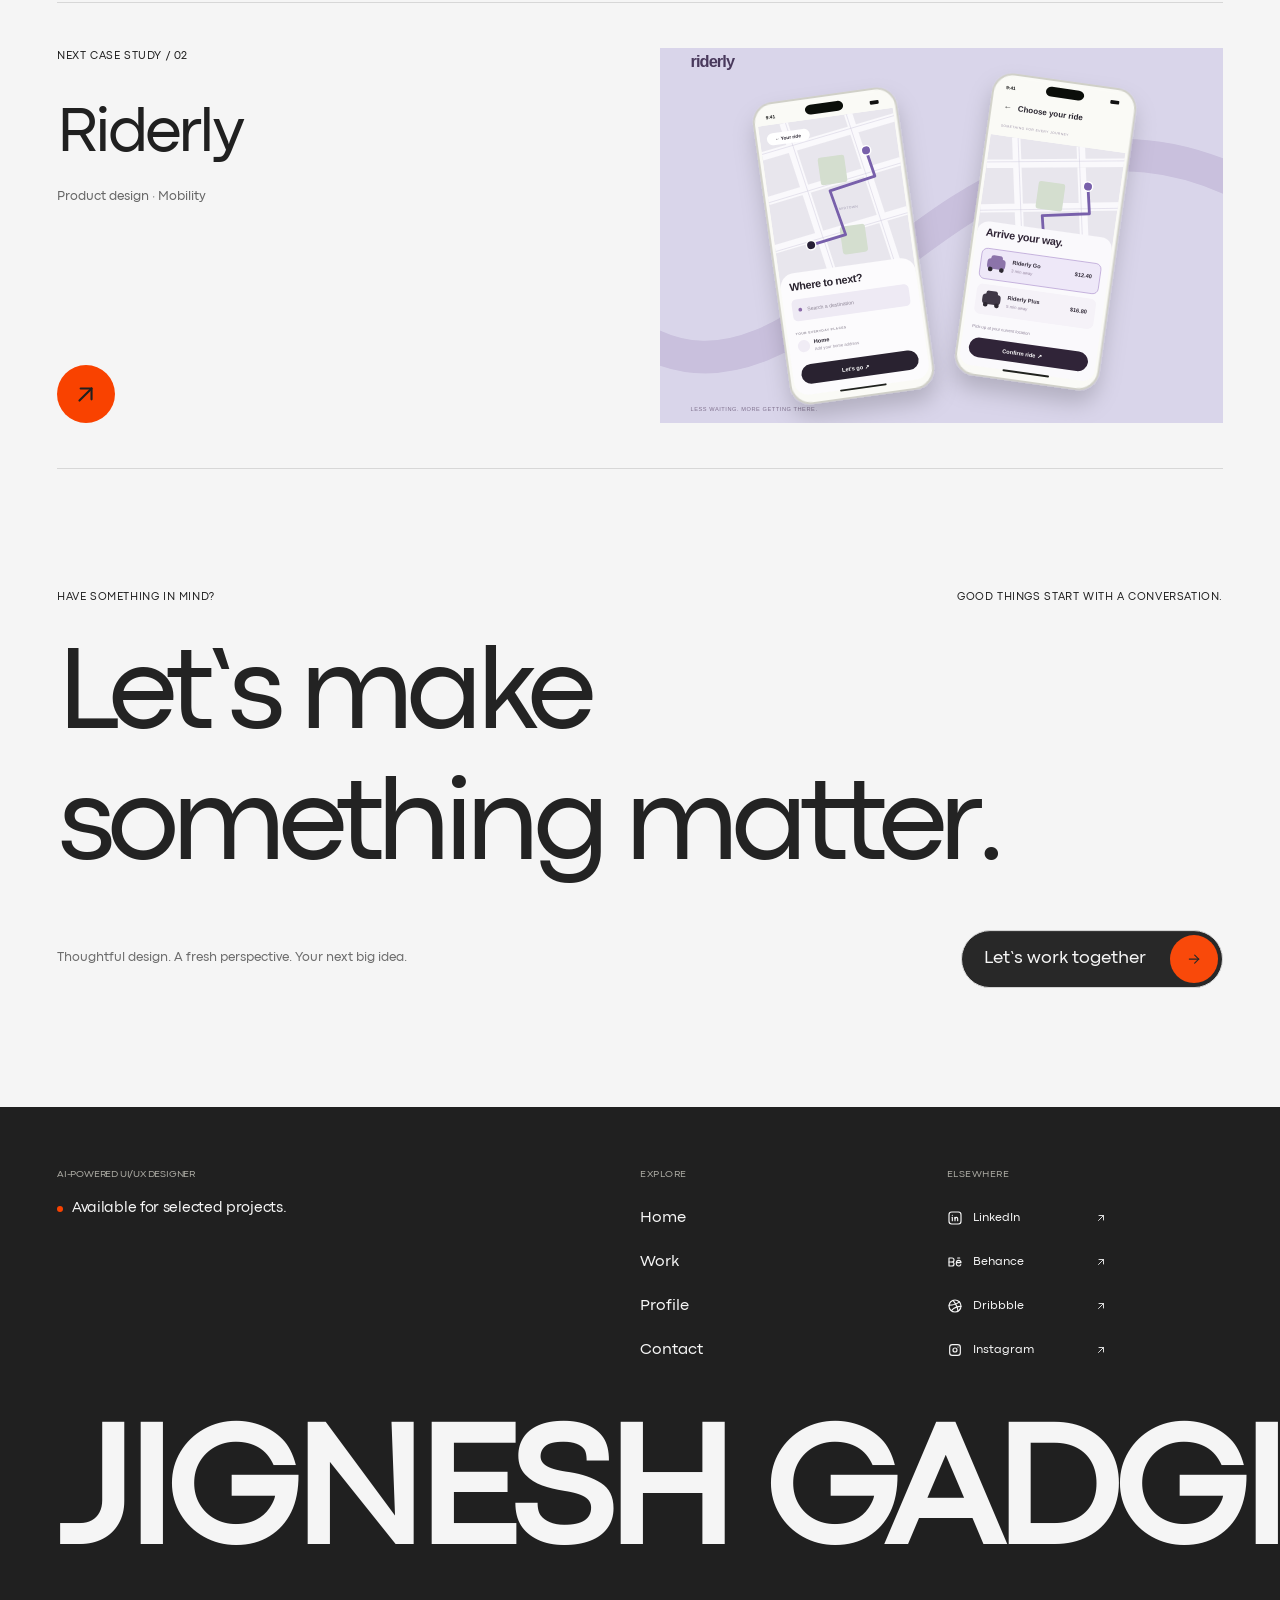
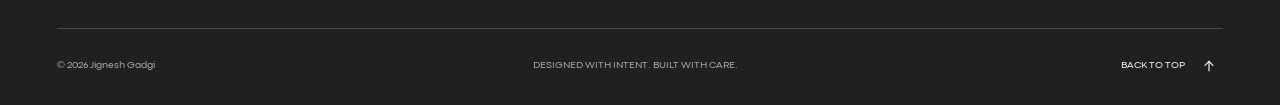
<file: projects/fitness-live.html>
﻿<!doctype html>
<html lang="en"><head><meta charset="utf-8"><meta name="viewport" content="width=device-width,initial-scale=1"><meta name="theme-color" content="#f5f5f5"><script src="../js/theme.js"></script><title>Fitness Live — Jignesh Gadgi</title><meta name="description" content="An illustrative fitness and yoga app concept that turns an overwhelming choice of workouts into a simple daily ritual. Personal recommendations meet a calm, encouraging interface."><link rel="canonical" href="https://example.com/projects/fitness-live.html"><meta property="og:type" content="website"><meta property="og:site_name" content="Jignesh Gadgi"><meta property="og:title" content="Fitness Live — Jignesh Gadgi"><meta property="og:description" content="An illustrative fitness and yoga app concept that turns an overwhelming choice of workouts into a simple daily ritual. Personal recommendations meet a calm, encouraging interface."><meta property="og:url" content="https://example.com/projects/fitness-live.html"><meta property="og:image" content="https://example.com/assets/images/social-preview.png"><meta property="og:image:width" content="1200"><meta property="og:image:height" content="630"><meta name="twitter:card" content="summary_large_image"><meta name="twitter:title" content="Fitness Live — Jignesh Gadgi"><meta name="twitter:description" content="An illustrative fitness and yoga app concept that turns an overwhelming choice of workouts into a simple daily ritual. Personal recommendations meet a calm, encouraging interface."><meta name="twitter:image" content="https://example.com/assets/images/social-preview.png"><link rel="preload" href="../assets/fonts/CodecPro-Regular.ttf" as="font" type="font/ttf" crossorigin><link rel="icon" href="../assets/icons/favicon.svg" type="image/svg+xml"><link rel="stylesheet" href="../css/reset.css"><link rel="stylesheet" href="../css/variables.css"><link rel="stylesheet" href="../css/global.css"><link rel="stylesheet" href="../css/hero.css"><link rel="stylesheet" href="../css/projects.css"><link rel="stylesheet" href="../css/services.css"><link rel="stylesheet" href="../css/profile.css"><link rel="stylesheet" href="../css/contact.css"><link rel="stylesheet" href="../css/footer.css"><link rel="stylesheet" href="../css/responsive.css"><link rel="stylesheet" href="../css/case-study.css"><link rel="stylesheet" href="../css/icons.css"><link rel="stylesheet" href="../css/selected-work.css">
<script type="application/ld+json">{"@context":"https://schema.org","@type":"Person","name":"Jignesh Gadgi","jobTitle":"AI-Powered UI/UX Designer","url":"https://example.com","sameAs":["https://www.linkedin.com/in/jignesh-ui-ux"],"knowsAbout":["User experience design","Product design","Design systems","Interaction design"]}</script>
<script defer src="../assets/vendor/gsap.min.js"></script><script defer src="../assets/vendor/ScrollTrigger.min.js"></script><script defer src="../js/content.js"></script><script defer src="../js/utils.js"></script><script defer src="../js/navigation.js"></script><script defer src="../js/animations.js"></script><script defer src="../js/cursor.js"></script><script defer src="../js/scroll.js"></script><script defer src="../js/projects.js"></script><script defer src="../js/transitions.js"></script><script defer src="../js/clock.js"></script><script defer src="../js/main.js"></script><noscript><style>.site-header .theme-toggle,.site-header .menu-toggle{display:none}.site-header .desktop-nav{display:flex;gap:12px;margin-left:auto}@media(max-width:767px){.site-header .nav-link{font-size:11px}.site-header .wordmark{font-size:11px}.site-header .header-inner{gap:8px}}</style></noscript><link rel="stylesheet" href="../css/navigation.css"><link rel="stylesheet" href="../css/theme.css"></head>
<body data-page="work"><a class="skip-link" href="#main">Skip to content</a><div class="scroll-progress" aria-hidden="true"></div>
  <header class="site-header"><div class="container header-inner">
    <a class="wordmark" href="../index.html" aria-label="Jignesh Gadgi — Home">JIGNESH GADGI<span class="wordmark-dot" aria-hidden="true"></span></a>
    <div class="theme-toggle" role="group" aria-label="Color theme"><button type="button" data-theme-mode="light" aria-pressed="true">Light</button><button type="button" data-theme-mode="dark" aria-pressed="false">Dark</button></div>
    <nav class="desktop-nav" aria-label="Main navigation"><a class="nav-link" href="../index.html">Home</a><a class="nav-link" href="../work.html" aria-current="page">Work</a><a class="nav-link" href="../profile.html">About Me</a><a class="nav-link" href="../contact.html">Contact Me</a></nav>
    <div class="header-tools"><p class="location-clock" data-location-clock aria-label="Local time in India"><time>--:--</time>, <span data-location>India</span></p><button class="header-cv" type="button" data-cv-unavailable title="CV coming soon">Download CV<svg aria-hidden="true" focusable="false"
  xmlns="http://www.w3.org/2000/svg"
  width="24"
  height="24"
  viewBox="0 0 24 24"
  fill="none"
  stroke="currentColor"
  stroke-width="2"
  stroke-linecap="round"
  stroke-linejoin="round"
  class="tabler-icon icon icon-tabler icons-tabler-outline icon-tabler-arrow-down"
>
  <path stroke="none" d="M0 0h24v24H0z" fill="none"/>
  <path d="M12 5l0 14" />
  <path d="M18 13l-6 6" />
  <path d="M6 13l6 6" />
</svg></button></div>
    <button class="menu-toggle" type="button" aria-expanded="false" aria-controls="mobile-menu" aria-label="Open navigation menu"><span class="menu-plus" aria-hidden="true"><svg aria-hidden="true" focusable="false"
  xmlns="http://www.w3.org/2000/svg"
  width="24"
  height="24"
  viewBox="0 0 24 24"
  fill="none"
  stroke="currentColor"
  stroke-width="2"
  stroke-linecap="round"
  stroke-linejoin="round"
  class="tabler-icon icon icon-tabler icons-tabler-outline icon-tabler-plus"
>
  <path stroke="none" d="M0 0h24v24H0z" fill="none"/>
  <path d="M12 5l0 14" />
  <path d="M5 12l14 0" />
</svg></span></button>
  </div></header>
  <div class="mobile-menu" id="mobile-menu" hidden><nav aria-label="Mobile navigation"><a class="mobile-link" href="../index.html"><span>Home</span><span class="eyebrow">01</span></a><a class="mobile-link" href="../work.html" aria-current="page"><span>Work</span><span class="eyebrow">02</span></a><a class="mobile-link" href="../profile.html"><span>About Me</span><span class="eyebrow">03</span></a><a class="mobile-link" href="../contact.html"><span>Contact Me</span><span class="eyebrow">04</span></a></nav><div class="mobile-menu-bottom"><p class="eyebrow"><span class="dot"></span>AVAILABLE FOR<br>SELECTED PROJECTS</p><p class="eyebrow">THOUGHTFUL DESIGN.<br>HUMAN AT HEART.</p></div></div><div class="page-wipe" aria-hidden="true">JG.</div><div class="cursor" aria-hidden="true"></div><main id="main" tabindex="-1"><article class="case-study">
  <figure class="case-cover"><a href="../assets/images/fitness-live.svg" data-open-image data-cursor="OPEN" aria-label="Open Fitness Live project overview"><img src="../assets/images/fitness-live.svg" alt="Fitness Live — complete interface concept" width="1200" height="900" fetchpriority="high" decoding="async"></a><figcaption><span>Fitness Live / Design direction</span><span>01 — 2026</span></figcaption></figure>
  <header class="case-intro container">
    <div class="case-breadcrumb"><a class="text-link" href="../work.html">ALL WORK<span class="arrow" aria-hidden="true"><svg aria-hidden="true" focusable="false"
  xmlns="http://www.w3.org/2000/svg"
  width="24"
  height="24"
  viewBox="0 0 24 24"
  fill="none"
  stroke="currentColor"
  stroke-width="2"
  stroke-linecap="round"
  stroke-linejoin="round"
  class="tabler-icon icon icon-tabler icons-tabler-outline icon-tabler-arrow-up-right"
>
  <path stroke="none" d="M0 0h24v24H0z" fill="none"/>
  <path d="M17 7l-10 10" />
  <path d="M8 7l9 0l0 9" />
</svg></span></a><p class="eyebrow ">CASE STUDY / 01</p></div>
    <div class="case-intro-grid">
      <div><p class="case-client">Fitness Live<span aria-hidden="true">®</span></p><h1 data-reveal>Making room for a healthier everyday.</h1></div>
      <div class="case-intro-aside"><div class="case-description"><p>An illustrative fitness and yoga app concept that turns an overwhelming choice of workouts into a simple daily ritual. Personal recommendations meet a calm, encouraging interface.</p><button class="preview-cta" type="button" disabled aria-label="Preview Site — link coming soon" title="Live preview link coming soon"><span class="preview-icon" aria-hidden="true"><svg aria-hidden="true" focusable="false"
  xmlns="http://www.w3.org/2000/svg"
  width="24"
  height="24"
  viewBox="0 0 24 24"
  fill="none"
  stroke="currentColor"
  stroke-width="2"
  stroke-linecap="round"
  stroke-linejoin="round"
  class="tabler-icon icon icon-tabler icons-tabler-outline icon-tabler-arrow-right"
>
  <path stroke="none" d="M0 0h24v24H0z" fill="none"/>
  <path d="M5 12l14 0" />
  <path d="M13 18l6 -6" />
  <path d="M13 6l6 6" />
</svg></span><span class="preview-label">Preview Site</span></button></div><dl class="case-facts"><div><dt>Services</dt><dd><span>User experience</span><span>Interface design</span><span>Prototyping</span></dd></div><div><dt>Industry</dt><dd>Mobile app</dd></div><div><dt>Year</dt><dd>2026</dd></div><div><dt>Project type</dt><dd>Illustrative concept</dd></div></dl></div>
    </div>
  </header>

  <div class="container">
    <section class="case-editorial"><h2 data-reveal>Problem &amp;<br>perspective.</h2><div class="case-editorial-copy" data-reveal><h3>The challenge</h3><p>How might we help someone choose a workout that fits their energy, ability, and time — without making exercise feel like another obligation?</p><h3>A considered approach</h3><p>Start with the moment of decision. A short check-in leads to a focused daily plan, with clear duration, difficulty, and guidance before a session begins.</p></div></section>
    <div class="case-gallery"><figure class="case-gallery-item"><a href="../assets/images/fitness-live-detail.svg" data-open-image data-cursor="OPEN" aria-label="Open Fitness Live / Interface detail"><img src="../assets/images/fitness-live-detail.svg" alt="Fitness Live / Interface detail" width="1200" height="900" loading="lazy" decoding="async"></a><figcaption>Fitness Live / Interface detail</figcaption></figure><div class="case-brand-panel" style="--project-color:#dadf8a"><span class="eyebrow">A CLEAR POINT OF VIEW</span><p>Fitness Live<span>®</span></p><span class="case-brand-caption">A little movement. A better everyday.</span><span class="case-brand-arrow" aria-hidden="true"><svg aria-hidden="true" focusable="false"
  xmlns="http://www.w3.org/2000/svg"
  width="24"
  height="24"
  viewBox="0 0 24 24"
  fill="none"
  stroke="currentColor"
  stroke-width="2"
  stroke-linecap="round"
  stroke-linejoin="round"
  class="tabler-icon icon icon-tabler icons-tabler-outline icon-tabler-arrow-up-right"
>
  <path stroke="none" d="M0 0h24v24H0z" fill="none"/>
  <path d="M17 7l-10 10" />
  <path d="M8 7l9 0l0 9" />
</svg></span></div><figure class="case-gallery-item is-wide"><a href="../assets/images/fitness-live-system.svg" data-open-image data-cursor="OPEN" aria-label="Open Fitness Live / A closer look at the visual system"><img src="../assets/images/fitness-live-system.svg" alt="Fitness Live / A closer look at the visual system" width="1200" height="900" loading="lazy" decoding="async"></a><figcaption>Fitness Live / A closer look at the visual system</figcaption></figure></div>
    <section class="case-editorial"><h2 data-reveal>Designed around<br>the everyday.</h2><div class="case-editorial-copy" data-reveal><p>A personal dashboard, a discoverable session library, and an approachable progress view. The visual system pairs warm yellow with strong typography to keep the experience energetic and clear.</p><div class="case-values"><div><span>01</span><h3>One clear next step</h3></div><div><span>02</span><h3>Progress without pressure</h3></div><div><span>03</span><h3>Guidance at the right moment</h3></div></div></div></section>
    <section class="case-design-system"><div class="case-type-panel"><span class="eyebrow">TYPOGRAPHY / INTERFACE SYSTEM</span><p class="case-type-sample" aria-hidden="true">Aa</p><p class="case-type-family">DM Sans</p><p class="case-alphabet">ABCDEFGHIJKLMNOPQRSTUVWXYZ<br>abcdefghijklmnopqrstuvwxyz<br>0123456789 — !?&amp;@</p></div><div class="case-palette"><div style="background:#dadf8a;color:#111"><span>Project accent</span><strong>#DADF8A</strong></div><div style="background:#111;color:#f5f4f0"><span>Foundation</span><strong>#111111</strong></div><div style="background:#f5f4f0;color:#111"><span>Canvas</span><strong>#F5F4F0</strong></div></div></section>
    <section class="case-editorial case-conclusion"><h2 data-reveal>The details.<br>The difference.</h2><div class="case-editorial-copy" data-reveal><p>A little movement. A better everyday. A visual direction built around one clear next step, progress without pressure, guidance at the right moment.</p><p class="notice">Illustrative case study with original concept artwork. Replace these visuals and descriptions with approved project work; no client results or measured outcomes are claimed.</p><a class="text-link" href="../contact.html">LET’S DISCUSS YOUR PROJECT<span class="arrow" aria-hidden="true"><svg aria-hidden="true" focusable="false"
  xmlns="http://www.w3.org/2000/svg"
  width="24"
  height="24"
  viewBox="0 0 24 24"
  fill="none"
  stroke="currentColor"
  stroke-width="2"
  stroke-linecap="round"
  stroke-linejoin="round"
  class="tabler-icon icon icon-tabler icons-tabler-outline icon-tabler-arrow-up-right"
>
  <path stroke="none" d="M0 0h24v24H0z" fill="none"/>
  <path d="M17 7l-10 10" />
  <path d="M8 7l9 0l0 9" />
</svg></span></a></div></section>
    <a class="case-next" href="riderly.html" data-cursor="VIEW"><div class="case-next-text"><span class="eyebrow">NEXT CASE STUDY / 02</span><h2>Riderly</h2><p>Product design · Mobility</p><span class="case-next-arrow" aria-hidden="true"><svg aria-hidden="true" focusable="false"
  xmlns="http://www.w3.org/2000/svg"
  width="24"
  height="24"
  viewBox="0 0 24 24"
  fill="none"
  stroke="currentColor"
  stroke-width="2"
  stroke-linecap="round"
  stroke-linejoin="round"
  class="tabler-icon icon icon-tabler icons-tabler-outline icon-tabler-arrow-up-right"
>
  <path stroke="none" d="M0 0h24v24H0z" fill="none"/>
  <path d="M17 7l-10 10" />
  <path d="M8 7l9 0l0 9" />
</svg></span></div><img src="../assets/images/riderly.svg" alt="Riderly preview" width="1200" height="900" loading="lazy"></a>
  </div>
  <dialog class="image-dialog" aria-label="Project artwork"><div class="image-dialog-top"><span class="eyebrow" data-image-caption>Fitness Live / CONCEPT ARTWORK</span><button type="button" data-close-image aria-label="Close full-size image">CLOSE <svg aria-hidden="true" focusable="false"
  xmlns="http://www.w3.org/2000/svg"
  width="24"
  height="24"
  viewBox="0 0 24 24"
  fill="none"
  stroke="currentColor"
  stroke-width="2"
  stroke-linecap="round"
  stroke-linejoin="round"
  class="tabler-icon icon icon-tabler icons-tabler-outline icon-tabler-x"
>
  <path stroke="none" d="M0 0h24v24H0z" fill="none"/>
  <path d="M18 6l-12 12" />
  <path d="M6 6l12 12" />
</svg></button></div><img src="../assets/images/fitness-live.svg" alt="Fitness Live concept artwork" width="1200" height="900" loading="lazy"></dialog>
  </article><section class="contact-band container"><div class="contact-band-top" data-reveal><p class="eyebrow ">HAVE SOMETHING IN MIND?</p><p class="eyebrow ">GOOD THINGS START WITH A CONVERSATION.</p></div><div class="contact-band-link" data-reveal><h2>Let’s make<br>something matter.</h2></div><div class="contact-band-bottom" data-reveal><p>Thoughtful design. A fresh perspective. Your next big idea.</p><a class="preview-cta contact-cta" href="../contact.html"><span class="preview-icon" aria-hidden="true"><svg aria-hidden="true" focusable="false"
  xmlns="http://www.w3.org/2000/svg"
  width="24"
  height="24"
  viewBox="0 0 24 24"
  fill="none"
  stroke="currentColor"
  stroke-width="2"
  stroke-linecap="round"
  stroke-linejoin="round"
  class="tabler-icon icon icon-tabler icons-tabler-outline icon-tabler-arrow-right"
>
  <path stroke="none" d="M0 0h24v24H0z" fill="none"/>
  <path d="M5 12l14 0" />
  <path d="M13 18l6 -6" />
  <path d="M13 6l6 6" />
</svg></span><span class="preview-label">Let’s work together</span></a></div></section></main><footer class="site-footer"><div class="container"><div class="footer-top"><div class="footer-about"><p class="eyebrow ">AI-POWERED UI/UX DESIGNER</p><p><span class="dot"></span>Available for selected projects.</p></div><nav class="footer-nav" aria-label="Footer navigation"><p class="eyebrow ">EXPLORE</p><a class="nav-link" href="../index.html">Home</a><a class="nav-link" href="../work.html">Work</a><a class="nav-link" href="../profile.html">Profile</a><a class="nav-link" href="../contact.html">Contact</a></nav><div class="footer-socials"><p class="eyebrow ">ELSEWHERE</p><a class="social-link" href="https://www.linkedin.com/in/jignesh-ui-ux" target="_blank" rel="noopener noreferrer"><span class="social-name"><svg aria-hidden="true" focusable="false"
  xmlns="http://www.w3.org/2000/svg"
  width="24"
  height="24"
  viewBox="0 0 24 24"
  fill="none"
  stroke="currentColor"
  stroke-width="2"
  stroke-linecap="round"
  stroke-linejoin="round"
  class="tabler-icon icon icon-tabler icons-tabler-outline icon-tabler-brand-linkedin"
>
  <path stroke="none" d="M0 0h24v24H0z" fill="none"/>
  <path d="M8 11v5" />
  <path d="M8 8v.01" />
  <path d="M12 16v-5" />
  <path d="M16 16v-3a2 2 0 1 0 -4 0" />
  <path d="M3 7a4 4 0 0 1 4 -4h10a4 4 0 0 1 4 4v10a4 4 0 0 1 -4 4h-10a4 4 0 0 1 -4 -4z" />
</svg>LinkedIn</span><span class="arrow" aria-hidden="true"><svg aria-hidden="true" focusable="false"
  xmlns="http://www.w3.org/2000/svg"
  width="24"
  height="24"
  viewBox="0 0 24 24"
  fill="none"
  stroke="currentColor"
  stroke-width="2"
  stroke-linecap="round"
  stroke-linejoin="round"
  class="tabler-icon icon icon-tabler icons-tabler-outline icon-tabler-arrow-up-right"
>
  <path stroke="none" d="M0 0h24v24H0z" fill="none"/>
  <path d="M17 7l-10 10" />
  <path d="M8 7l9 0l0 9" />
</svg></span><span class="sr-only"> (opens in new tab)</span></a><button type="button" class="social-link" data-social-placeholder="Behance" aria-label="Behance profile, coming soon"><span class="social-name"><svg aria-hidden="true" focusable="false"
  xmlns="http://www.w3.org/2000/svg"
  width="24"
  height="24"
  viewBox="0 0 24 24"
  fill="none"
  stroke="currentColor"
  stroke-width="2"
  stroke-linecap="round"
  stroke-linejoin="round"
  class="tabler-icon icon icon-tabler icons-tabler-outline icon-tabler-brand-behance"
>
  <path stroke="none" d="M0 0h24v24H0z" fill="none"/>
  <path d="M3 18v-12h4.5a3 3 0 0 1 0 6a3 3 0 0 1 0 6h-4.5" />
  <path d="M3 12l4.5 0" />
  <path d="M14 13h7a3.5 3.5 0 0 0 -7 0v2a3.5 3.5 0 0 0 6.64 1" />
  <path d="M16 6l3 0" />
</svg>Behance</span><span class="arrow" aria-hidden="true"><svg aria-hidden="true" focusable="false"
  xmlns="http://www.w3.org/2000/svg"
  width="24"
  height="24"
  viewBox="0 0 24 24"
  fill="none"
  stroke="currentColor"
  stroke-width="2"
  stroke-linecap="round"
  stroke-linejoin="round"
  class="tabler-icon icon icon-tabler icons-tabler-outline icon-tabler-arrow-up-right"
>
  <path stroke="none" d="M0 0h24v24H0z" fill="none"/>
  <path d="M17 7l-10 10" />
  <path d="M8 7l9 0l0 9" />
</svg></span></button><button type="button" class="social-link" data-social-placeholder="Dribbble" aria-label="Dribbble profile, coming soon"><span class="social-name"><svg aria-hidden="true" focusable="false"
  xmlns="http://www.w3.org/2000/svg"
  width="24"
  height="24"
  viewBox="0 0 24 24"
  fill="none"
  stroke="currentColor"
  stroke-width="2"
  stroke-linecap="round"
  stroke-linejoin="round"
  class="tabler-icon icon icon-tabler icons-tabler-outline icon-tabler-brand-dribbble"
>
  <path stroke="none" d="M0 0h24v24H0z" fill="none"/>
  <path d="M12 12m-9 0a9 9 0 1 0 18 0a9 9 0 1 0 -18 0" />
  <path d="M9 3.6c5 6 7 10.5 7.5 16.2" />
  <path d="M6.4 19c3.5 -3.5 6 -6.5 14.5 -6.4" />
  <path d="M3.1 10.75c5 0 9.814 -.38 15.314 -5" />
</svg>Dribbble</span><span class="arrow" aria-hidden="true"><svg aria-hidden="true" focusable="false"
  xmlns="http://www.w3.org/2000/svg"
  width="24"
  height="24"
  viewBox="0 0 24 24"
  fill="none"
  stroke="currentColor"
  stroke-width="2"
  stroke-linecap="round"
  stroke-linejoin="round"
  class="tabler-icon icon icon-tabler icons-tabler-outline icon-tabler-arrow-up-right"
>
  <path stroke="none" d="M0 0h24v24H0z" fill="none"/>
  <path d="M17 7l-10 10" />
  <path d="M8 7l9 0l0 9" />
</svg></span></button><button type="button" class="social-link" data-social-placeholder="Instagram" aria-label="Instagram profile, coming soon"><span class="social-name"><svg aria-hidden="true" focusable="false"
  xmlns="http://www.w3.org/2000/svg"
  width="24"
  height="24"
  viewBox="0 0 24 24"
  fill="none"
  stroke="currentColor"
  stroke-width="2"
  stroke-linecap="round"
  stroke-linejoin="round"
  class="tabler-icon icon icon-tabler icons-tabler-outline icon-tabler-brand-instagram"
>
  <path stroke="none" d="M0 0h24v24H0z" fill="none"/>
  <path d="M4 8a4 4 0 0 1 4 -4h8a4 4 0 0 1 4 4v8a4 4 0 0 1 -4 4h-8a4 4 0 0 1 -4 -4z" />
  <path d="M9 12a3 3 0 1 0 6 0a3 3 0 0 0 -6 0" />
  <path d="M16.5 7.5v.01" />
</svg>Instagram</span><span class="arrow" aria-hidden="true"><svg aria-hidden="true" focusable="false"
  xmlns="http://www.w3.org/2000/svg"
  width="24"
  height="24"
  viewBox="0 0 24 24"
  fill="none"
  stroke="currentColor"
  stroke-width="2"
  stroke-linecap="round"
  stroke-linejoin="round"
  class="tabler-icon icon icon-tabler icons-tabler-outline icon-tabler-arrow-up-right"
>
  <path stroke="none" d="M0 0h24v24H0z" fill="none"/>
  <path d="M17 7l-10 10" />
  <path d="M8 7l9 0l0 9" />
</svg></span></button></div></div><p class="footer-name" aria-label="Jignesh Gadgi">JIGNESH GADGI</p><div class="footer-bottom"><span>© 2026 Jignesh Gadgi</span><span class="footer-credit">DESIGNED WITH INTENT. BUILT WITH CARE.</span><button class="back-top" data-back-top type="button">BACK TO TOP <svg aria-hidden="true" focusable="false"
  xmlns="http://www.w3.org/2000/svg"
  width="24"
  height="24"
  viewBox="0 0 24 24"
  fill="none"
  stroke="currentColor"
  stroke-width="2"
  stroke-linecap="round"
  stroke-linejoin="round"
  class="tabler-icon icon icon-tabler icons-tabler-outline icon-tabler-arrow-up"
>
  <path stroke="none" d="M0 0h24v24H0z" fill="none"/>
  <path d="M12 5l0 14" />
  <path d="M18 11l-6 -6" />
  <path d="M6 11l6 -6" />
</svg></button></div></div></footer><div class="toast" role="status" aria-live="polite"></div></body></html>
</file>
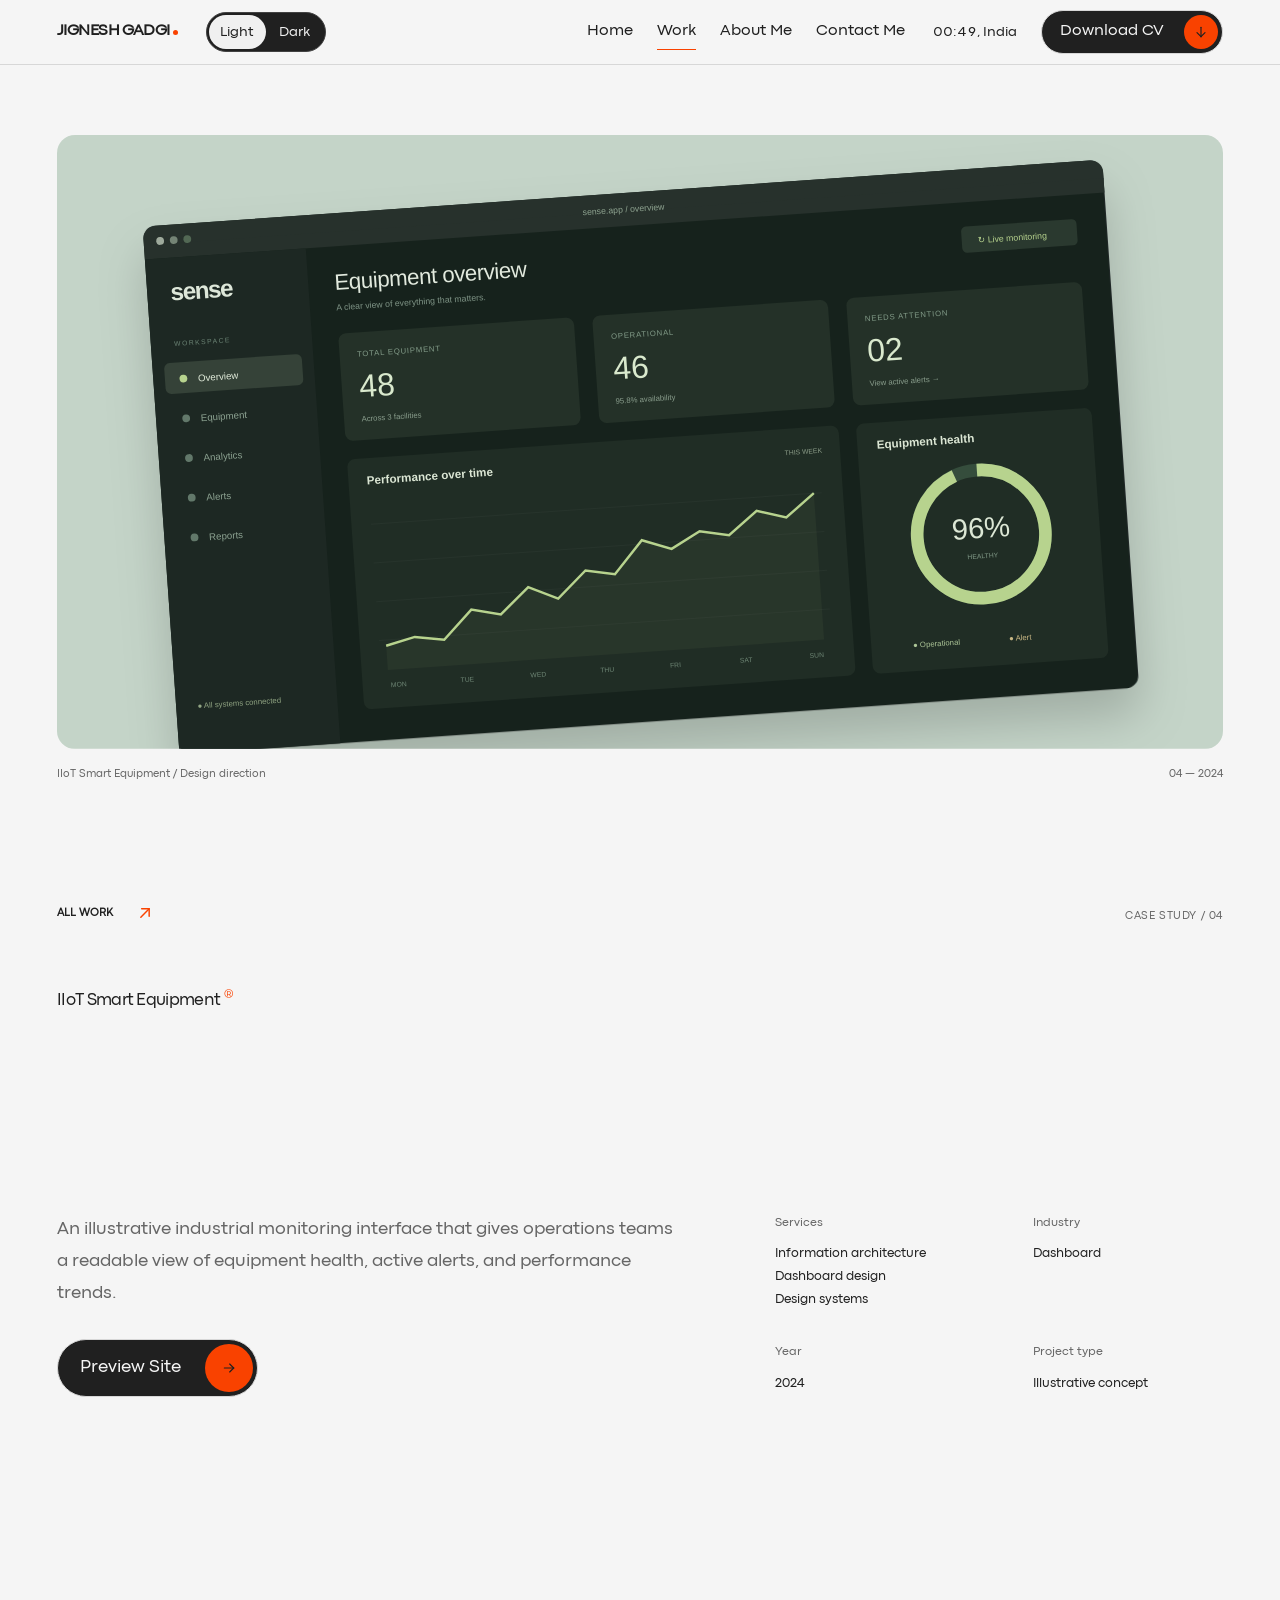
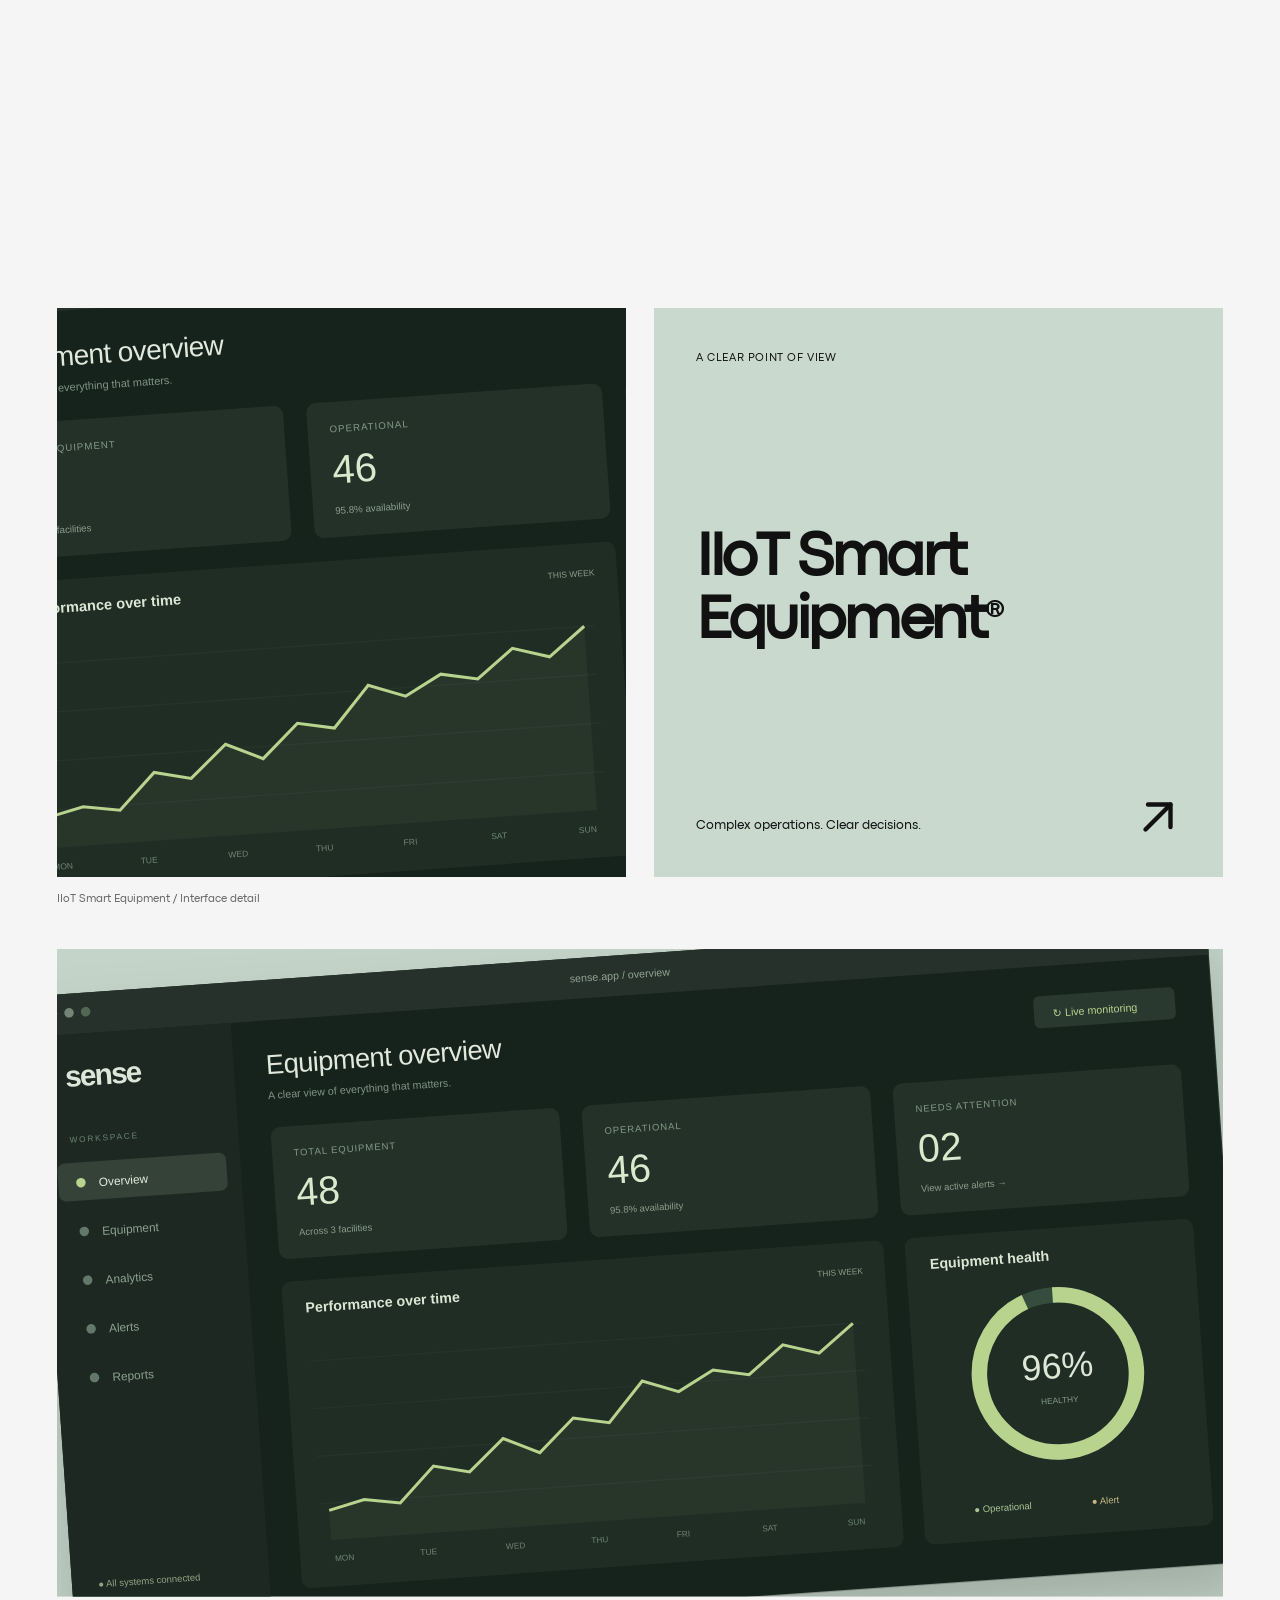
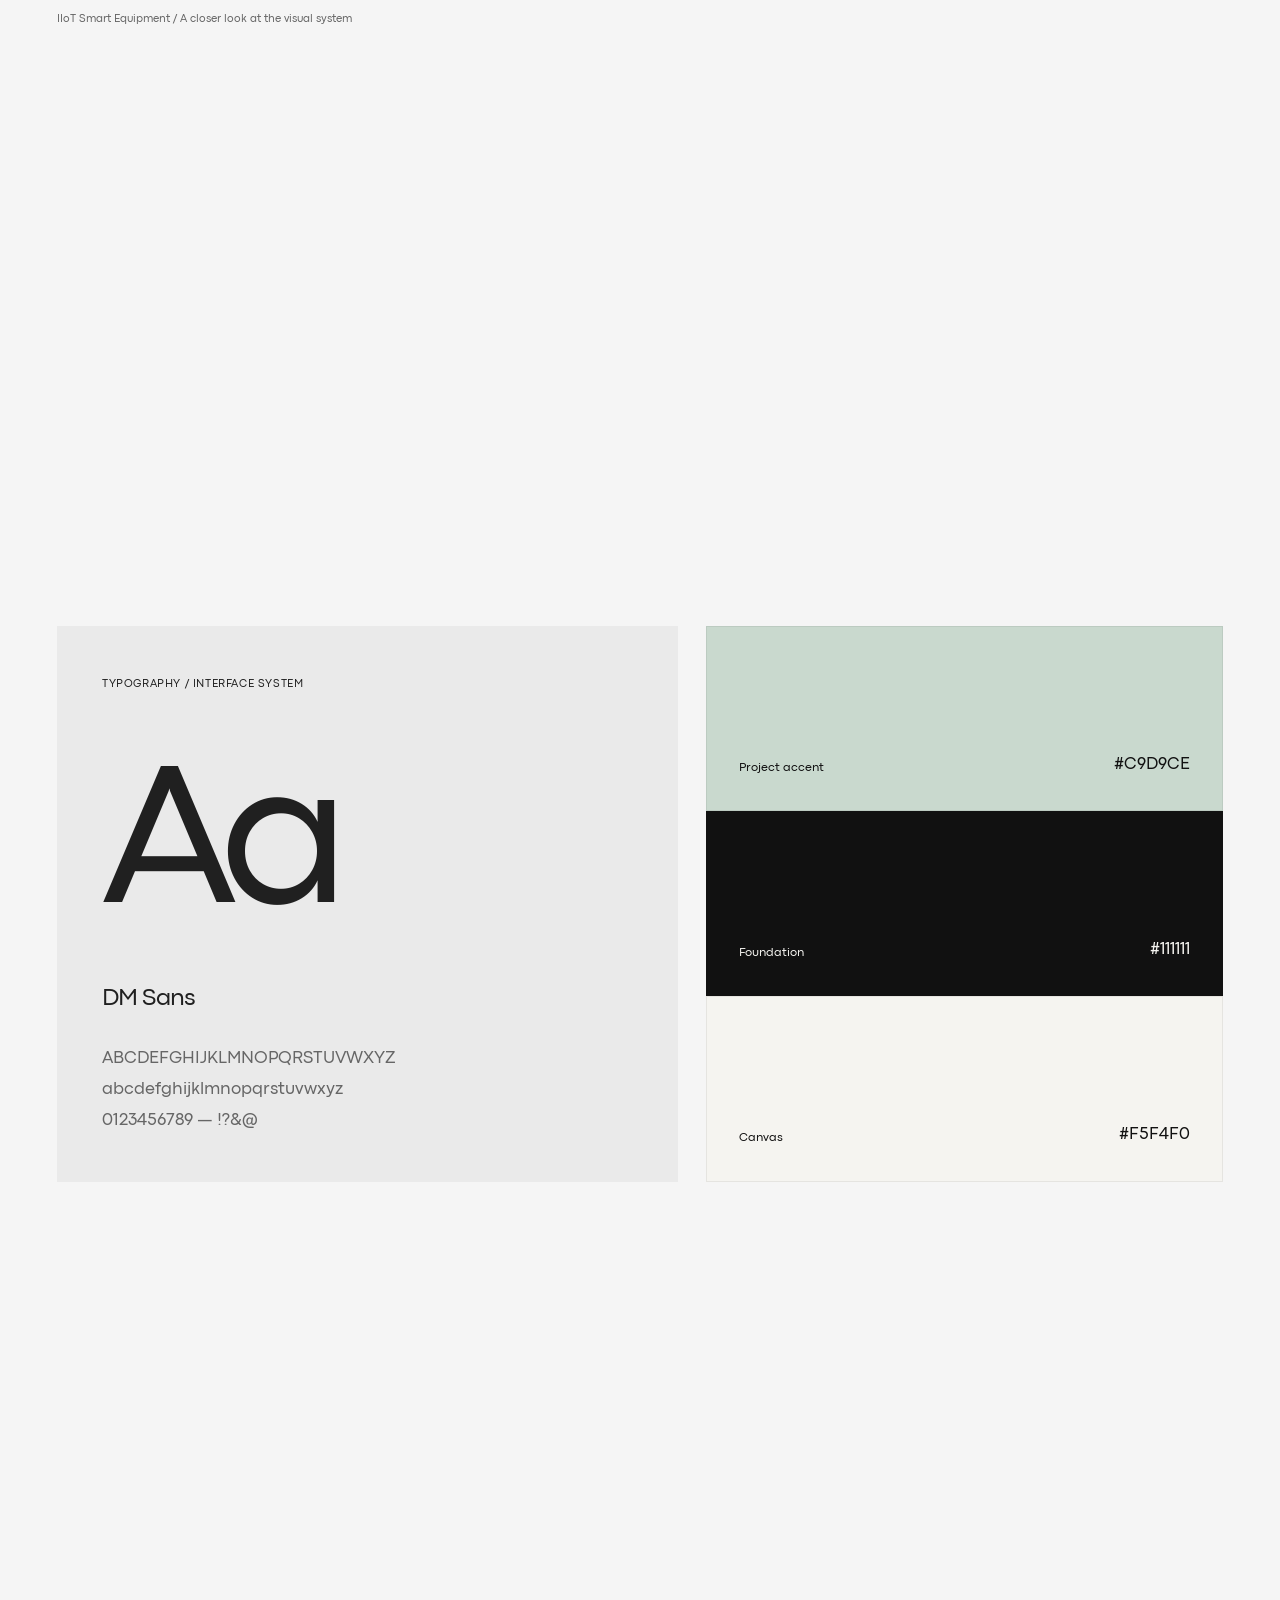
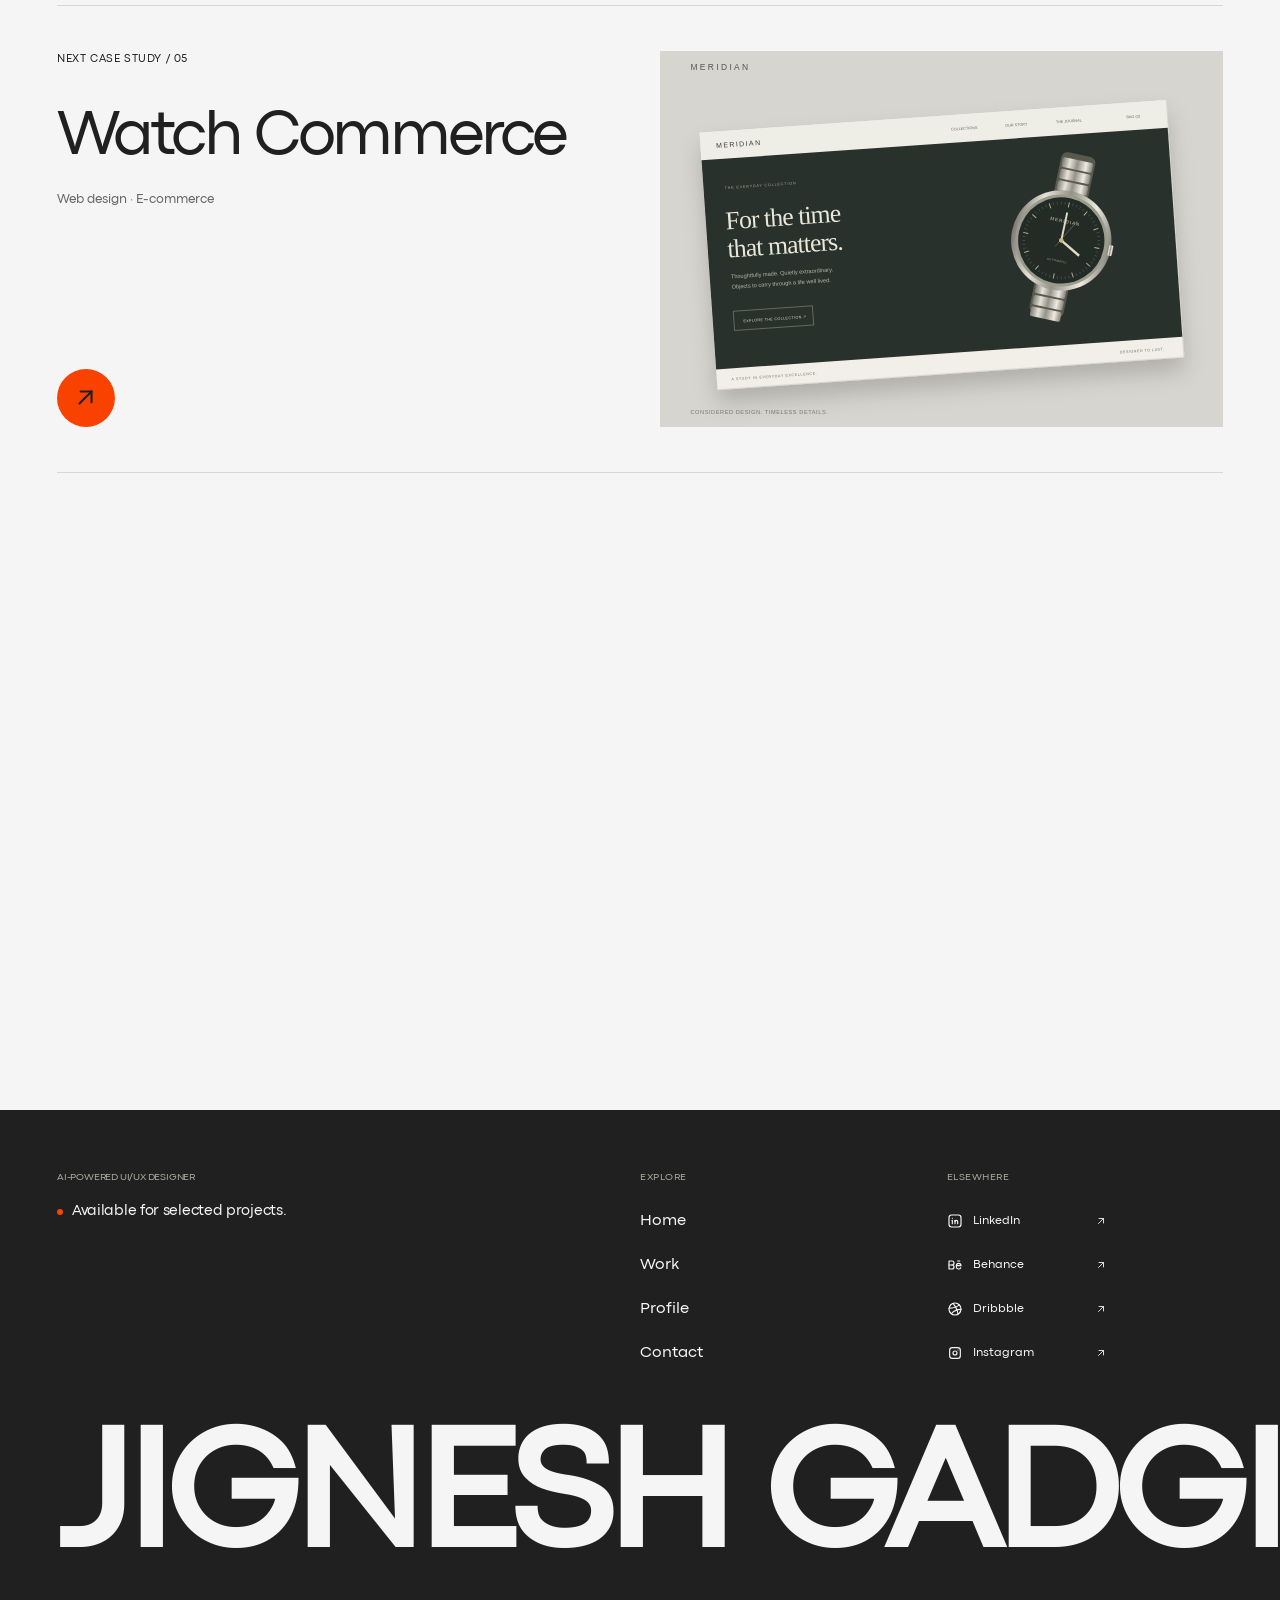
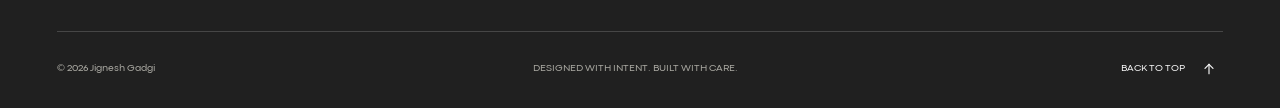
<file: projects/iiot.html>
﻿<!doctype html>
<html lang="en"><head><meta charset="utf-8"><meta name="viewport" content="width=device-width,initial-scale=1"><meta name="theme-color" content="#f5f5f5"><script src="../js/theme.js"></script><title>IIoT Smart Equipment — Jignesh Gadgi</title><meta name="description" content="An illustrative industrial monitoring interface that gives operations teams a readable view of equipment health, active alerts, and performance trends."><link rel="canonical" href="https://example.com/projects/iiot.html"><meta property="og:type" content="website"><meta property="og:site_name" content="Jignesh Gadgi"><meta property="og:title" content="IIoT Smart Equipment — Jignesh Gadgi"><meta property="og:description" content="An illustrative industrial monitoring interface that gives operations teams a readable view of equipment health, active alerts, and performance trends."><meta property="og:url" content="https://example.com/projects/iiot.html"><meta property="og:image" content="https://example.com/assets/images/social-preview.png"><meta property="og:image:width" content="1200"><meta property="og:image:height" content="630"><meta name="twitter:card" content="summary_large_image"><meta name="twitter:title" content="IIoT Smart Equipment — Jignesh Gadgi"><meta name="twitter:description" content="An illustrative industrial monitoring interface that gives operations teams a readable view of equipment health, active alerts, and performance trends."><meta name="twitter:image" content="https://example.com/assets/images/social-preview.png"><link rel="preload" href="../assets/fonts/CodecPro-Regular.ttf" as="font" type="font/ttf" crossorigin><link rel="icon" href="../assets/icons/favicon.svg" type="image/svg+xml"><link rel="stylesheet" href="../css/reset.css"><link rel="stylesheet" href="../css/variables.css"><link rel="stylesheet" href="../css/global.css"><link rel="stylesheet" href="../css/hero.css"><link rel="stylesheet" href="../css/projects.css"><link rel="stylesheet" href="../css/services.css"><link rel="stylesheet" href="../css/profile.css"><link rel="stylesheet" href="../css/contact.css"><link rel="stylesheet" href="../css/footer.css"><link rel="stylesheet" href="../css/responsive.css"><link rel="stylesheet" href="../css/case-study.css"><link rel="stylesheet" href="../css/icons.css"><link rel="stylesheet" href="../css/selected-work.css">
<script type="application/ld+json">{"@context":"https://schema.org","@type":"Person","name":"Jignesh Gadgi","jobTitle":"AI-Powered UI/UX Designer","url":"https://example.com","sameAs":["https://www.linkedin.com/in/jignesh-ui-ux"],"knowsAbout":["User experience design","Product design","Design systems","Interaction design"]}</script>
<script defer src="../assets/vendor/gsap.min.js"></script><script defer src="../assets/vendor/ScrollTrigger.min.js"></script><script defer src="../js/content.js"></script><script defer src="../js/utils.js"></script><script defer src="../js/navigation.js"></script><script defer src="../js/animations.js"></script><script defer src="../js/cursor.js"></script><script defer src="../js/scroll.js"></script><script defer src="../js/projects.js"></script><script defer src="../js/transitions.js"></script><script defer src="../js/clock.js"></script><script defer src="../js/main.js"></script><noscript><style>.site-header .theme-toggle,.site-header .menu-toggle{display:none}.site-header .desktop-nav{display:flex;gap:12px;margin-left:auto}@media(max-width:767px){.site-header .nav-link{font-size:11px}.site-header .wordmark{font-size:11px}.site-header .header-inner{gap:8px}}</style></noscript><link rel="stylesheet" href="../css/navigation.css"><link rel="stylesheet" href="../css/theme.css"></head>
<body data-page="work"><a class="skip-link" href="#main">Skip to content</a><div class="scroll-progress" aria-hidden="true"></div>
  <header class="site-header"><div class="container header-inner">
    <a class="wordmark" href="../index.html" aria-label="Jignesh Gadgi — Home">JIGNESH GADGI<span class="wordmark-dot" aria-hidden="true"></span></a>
    <div class="theme-toggle" role="group" aria-label="Color theme"><button type="button" data-theme-mode="light" aria-pressed="true">Light</button><button type="button" data-theme-mode="dark" aria-pressed="false">Dark</button></div>
    <nav class="desktop-nav" aria-label="Main navigation"><a class="nav-link" href="../index.html">Home</a><a class="nav-link" href="../work.html" aria-current="page">Work</a><a class="nav-link" href="../profile.html">About Me</a><a class="nav-link" href="../contact.html">Contact Me</a></nav>
    <div class="header-tools"><p class="location-clock" data-location-clock aria-label="Local time in India"><time>--:--</time>, <span data-location>India</span></p><button class="header-cv" type="button" data-cv-unavailable title="CV coming soon">Download CV<svg aria-hidden="true" focusable="false"
  xmlns="http://www.w3.org/2000/svg"
  width="24"
  height="24"
  viewBox="0 0 24 24"
  fill="none"
  stroke="currentColor"
  stroke-width="2"
  stroke-linecap="round"
  stroke-linejoin="round"
  class="tabler-icon icon icon-tabler icons-tabler-outline icon-tabler-arrow-down"
>
  <path stroke="none" d="M0 0h24v24H0z" fill="none"/>
  <path d="M12 5l0 14" />
  <path d="M18 13l-6 6" />
  <path d="M6 13l6 6" />
</svg></button></div>
    <button class="menu-toggle" type="button" aria-expanded="false" aria-controls="mobile-menu" aria-label="Open navigation menu"><span class="menu-plus" aria-hidden="true"><svg aria-hidden="true" focusable="false"
  xmlns="http://www.w3.org/2000/svg"
  width="24"
  height="24"
  viewBox="0 0 24 24"
  fill="none"
  stroke="currentColor"
  stroke-width="2"
  stroke-linecap="round"
  stroke-linejoin="round"
  class="tabler-icon icon icon-tabler icons-tabler-outline icon-tabler-plus"
>
  <path stroke="none" d="M0 0h24v24H0z" fill="none"/>
  <path d="M12 5l0 14" />
  <path d="M5 12l14 0" />
</svg></span></button>
  </div></header>
  <div class="mobile-menu" id="mobile-menu" hidden><nav aria-label="Mobile navigation"><a class="mobile-link" href="../index.html"><span>Home</span><span class="eyebrow">01</span></a><a class="mobile-link" href="../work.html" aria-current="page"><span>Work</span><span class="eyebrow">02</span></a><a class="mobile-link" href="../profile.html"><span>About Me</span><span class="eyebrow">03</span></a><a class="mobile-link" href="../contact.html"><span>Contact Me</span><span class="eyebrow">04</span></a></nav><div class="mobile-menu-bottom"><p class="eyebrow"><span class="dot"></span>AVAILABLE FOR<br>SELECTED PROJECTS</p><p class="eyebrow">THOUGHTFUL DESIGN.<br>HUMAN AT HEART.</p></div></div><div class="page-wipe" aria-hidden="true">JG.</div><div class="cursor" aria-hidden="true"></div><main id="main" tabindex="-1"><article class="case-study">
  <figure class="case-cover"><a href="../assets/images/iiot.svg" data-open-image data-cursor="OPEN" aria-label="Open IIoT Smart Equipment project overview"><img src="../assets/images/iiot.svg" alt="IIoT Smart Equipment — complete interface concept" width="1200" height="900" fetchpriority="high" decoding="async"></a><figcaption><span>IIoT Smart Equipment / Design direction</span><span>04 — 2024</span></figcaption></figure>
  <header class="case-intro container">
    <div class="case-breadcrumb"><a class="text-link" href="../work.html">ALL WORK<span class="arrow" aria-hidden="true"><svg aria-hidden="true" focusable="false"
  xmlns="http://www.w3.org/2000/svg"
  width="24"
  height="24"
  viewBox="0 0 24 24"
  fill="none"
  stroke="currentColor"
  stroke-width="2"
  stroke-linecap="round"
  stroke-linejoin="round"
  class="tabler-icon icon icon-tabler icons-tabler-outline icon-tabler-arrow-up-right"
>
  <path stroke="none" d="M0 0h24v24H0z" fill="none"/>
  <path d="M17 7l-10 10" />
  <path d="M8 7l9 0l0 9" />
</svg></span></a><p class="eyebrow ">CASE STUDY / 04</p></div>
    <div class="case-intro-grid">
      <div><p class="case-client">IIoT Smart Equipment<span aria-hidden="true">®</span></p><h1 data-reveal>Turning equipment data into a clear next step.</h1></div>
      <div class="case-intro-aside"><div class="case-description"><p>An illustrative industrial monitoring interface that gives operations teams a readable view of equipment health, active alerts, and performance trends.</p><button class="preview-cta" type="button" disabled aria-label="Preview Site — link coming soon" title="Live preview link coming soon"><span class="preview-icon" aria-hidden="true"><svg aria-hidden="true" focusable="false"
  xmlns="http://www.w3.org/2000/svg"
  width="24"
  height="24"
  viewBox="0 0 24 24"
  fill="none"
  stroke="currentColor"
  stroke-width="2"
  stroke-linecap="round"
  stroke-linejoin="round"
  class="tabler-icon icon icon-tabler icons-tabler-outline icon-tabler-arrow-right"
>
  <path stroke="none" d="M0 0h24v24H0z" fill="none"/>
  <path d="M5 12l14 0" />
  <path d="M13 18l6 -6" />
  <path d="M13 6l6 6" />
</svg></span><span class="preview-label">Preview Site</span></button></div><dl class="case-facts"><div><dt>Services</dt><dd><span>Information architecture</span><span>Dashboard design</span><span>Design systems</span></dd></div><div><dt>Industry</dt><dd>Dashboard</dd></div><div><dt>Year</dt><dd>2024</dd></div><div><dt>Project type</dt><dd>Illustrative concept</dd></div></dl></div>
    </div>
  </header>

  <div class="container">
    <section class="case-editorial"><h2 data-reveal>Problem &amp;<br>perspective.</h2><div class="case-editorial-copy" data-reveal><h3>The challenge</h3><p>How might we bring useful signals forward when teams have many machines and a limited amount of time to investigate them?</p><h3>A considered approach</h3><p>Separate an at-a-glance overview from detailed diagnostics. Group equipment by status and make the relationship between alerts and trends explicit.</p></div></section>
    <div class="case-gallery"><figure class="case-gallery-item"><a href="../assets/images/iiot-detail.svg" data-open-image data-cursor="OPEN" aria-label="Open IIoT Smart Equipment / Interface detail"><img src="../assets/images/iiot-detail.svg" alt="IIoT Smart Equipment / Interface detail" width="1200" height="900" loading="lazy" decoding="async"></a><figcaption>IIoT Smart Equipment / Interface detail</figcaption></figure><div class="case-brand-panel" style="--project-color:#c9d9ce"><span class="eyebrow">A CLEAR POINT OF VIEW</span><p>IIoT Smart Equipment<span>®</span></p><span class="case-brand-caption">Complex operations. Clear decisions.</span><span class="case-brand-arrow" aria-hidden="true"><svg aria-hidden="true" focusable="false"
  xmlns="http://www.w3.org/2000/svg"
  width="24"
  height="24"
  viewBox="0 0 24 24"
  fill="none"
  stroke="currentColor"
  stroke-width="2"
  stroke-linecap="round"
  stroke-linejoin="round"
  class="tabler-icon icon icon-tabler icons-tabler-outline icon-tabler-arrow-up-right"
>
  <path stroke="none" d="M0 0h24v24H0z" fill="none"/>
  <path d="M17 7l-10 10" />
  <path d="M8 7l9 0l0 9" />
</svg></span></div><figure class="case-gallery-item is-wide"><a href="../assets/images/iiot-system.svg" data-open-image data-cursor="OPEN" aria-label="Open IIoT Smart Equipment / A closer look at the visual system"><img src="../assets/images/iiot-system.svg" alt="IIoT Smart Equipment / A closer look at the visual system" width="1200" height="900" loading="lazy" decoding="async"></a><figcaption>IIoT Smart Equipment / A closer look at the visual system</figcaption></figure></div>
    <section class="case-editorial"><h2 data-reveal>Designed around<br>the everyday.</h2><div class="case-editorial-copy" data-reveal><p>A structured overview with status summaries, readable charts, and equipment-level detail. Consistent visual components create a foundation for scaling the interface.</p><div class="case-values"><div><span>01</span><h3>Signal before noise</h3></div><div><span>02</span><h3>Overview to detail</h3></div><div><span>03</span><h3>Consistent status language</h3></div></div></div></section>
    <section class="case-design-system"><div class="case-type-panel"><span class="eyebrow">TYPOGRAPHY / INTERFACE SYSTEM</span><p class="case-type-sample" aria-hidden="true">Aa</p><p class="case-type-family">DM Sans</p><p class="case-alphabet">ABCDEFGHIJKLMNOPQRSTUVWXYZ<br>abcdefghijklmnopqrstuvwxyz<br>0123456789 — !?&amp;@</p></div><div class="case-palette"><div style="background:#c9d9ce;color:#111"><span>Project accent</span><strong>#C9D9CE</strong></div><div style="background:#111;color:#f5f4f0"><span>Foundation</span><strong>#111111</strong></div><div style="background:#f5f4f0;color:#111"><span>Canvas</span><strong>#F5F4F0</strong></div></div></section>
    <section class="case-editorial case-conclusion"><h2 data-reveal>The details.<br>The difference.</h2><div class="case-editorial-copy" data-reveal><p>Complex operations. Clear decisions. A visual direction built around signal before noise, overview to detail, consistent status language.</p><p class="notice">Illustrative case study with original concept artwork. Replace these visuals and descriptions with approved project work; no client results or measured outcomes are claimed.</p><a class="text-link" href="../contact.html">LET’S DISCUSS YOUR PROJECT<span class="arrow" aria-hidden="true"><svg aria-hidden="true" focusable="false"
  xmlns="http://www.w3.org/2000/svg"
  width="24"
  height="24"
  viewBox="0 0 24 24"
  fill="none"
  stroke="currentColor"
  stroke-width="2"
  stroke-linecap="round"
  stroke-linejoin="round"
  class="tabler-icon icon icon-tabler icons-tabler-outline icon-tabler-arrow-up-right"
>
  <path stroke="none" d="M0 0h24v24H0z" fill="none"/>
  <path d="M17 7l-10 10" />
  <path d="M8 7l9 0l0 9" />
</svg></span></a></div></section>
    <a class="case-next" href="watch-commerce.html" data-cursor="VIEW"><div class="case-next-text"><span class="eyebrow">NEXT CASE STUDY / 05</span><h2>Watch Commerce</h2><p>Web design · E-commerce</p><span class="case-next-arrow" aria-hidden="true"><svg aria-hidden="true" focusable="false"
  xmlns="http://www.w3.org/2000/svg"
  width="24"
  height="24"
  viewBox="0 0 24 24"
  fill="none"
  stroke="currentColor"
  stroke-width="2"
  stroke-linecap="round"
  stroke-linejoin="round"
  class="tabler-icon icon icon-tabler icons-tabler-outline icon-tabler-arrow-up-right"
>
  <path stroke="none" d="M0 0h24v24H0z" fill="none"/>
  <path d="M17 7l-10 10" />
  <path d="M8 7l9 0l0 9" />
</svg></span></div><img src="../assets/images/watch-commerce.svg" alt="Watch Commerce preview" width="1200" height="900" loading="lazy"></a>
  </div>
  <dialog class="image-dialog" aria-label="Project artwork"><div class="image-dialog-top"><span class="eyebrow" data-image-caption>IIoT Smart Equipment / CONCEPT ARTWORK</span><button type="button" data-close-image aria-label="Close full-size image">CLOSE <svg aria-hidden="true" focusable="false"
  xmlns="http://www.w3.org/2000/svg"
  width="24"
  height="24"
  viewBox="0 0 24 24"
  fill="none"
  stroke="currentColor"
  stroke-width="2"
  stroke-linecap="round"
  stroke-linejoin="round"
  class="tabler-icon icon icon-tabler icons-tabler-outline icon-tabler-x"
>
  <path stroke="none" d="M0 0h24v24H0z" fill="none"/>
  <path d="M18 6l-12 12" />
  <path d="M6 6l12 12" />
</svg></button></div><img src="../assets/images/iiot.svg" alt="IIoT Smart Equipment concept artwork" width="1200" height="900" loading="lazy"></dialog>
  </article><section class="contact-band container"><div class="contact-band-top" data-reveal><p class="eyebrow ">HAVE SOMETHING IN MIND?</p><p class="eyebrow ">GOOD THINGS START WITH A CONVERSATION.</p></div><div class="contact-band-link" data-reveal><h2>Let’s make<br>something matter.</h2></div><div class="contact-band-bottom" data-reveal><p>Thoughtful design. A fresh perspective. Your next big idea.</p><a class="preview-cta contact-cta" href="../contact.html"><span class="preview-icon" aria-hidden="true"><svg aria-hidden="true" focusable="false"
  xmlns="http://www.w3.org/2000/svg"
  width="24"
  height="24"
  viewBox="0 0 24 24"
  fill="none"
  stroke="currentColor"
  stroke-width="2"
  stroke-linecap="round"
  stroke-linejoin="round"
  class="tabler-icon icon icon-tabler icons-tabler-outline icon-tabler-arrow-right"
>
  <path stroke="none" d="M0 0h24v24H0z" fill="none"/>
  <path d="M5 12l14 0" />
  <path d="M13 18l6 -6" />
  <path d="M13 6l6 6" />
</svg></span><span class="preview-label">Let’s work together</span></a></div></section></main><footer class="site-footer"><div class="container"><div class="footer-top"><div class="footer-about"><p class="eyebrow ">AI-POWERED UI/UX DESIGNER</p><p><span class="dot"></span>Available for selected projects.</p></div><nav class="footer-nav" aria-label="Footer navigation"><p class="eyebrow ">EXPLORE</p><a class="nav-link" href="../index.html">Home</a><a class="nav-link" href="../work.html">Work</a><a class="nav-link" href="../profile.html">Profile</a><a class="nav-link" href="../contact.html">Contact</a></nav><div class="footer-socials"><p class="eyebrow ">ELSEWHERE</p><a class="social-link" href="https://www.linkedin.com/in/jignesh-ui-ux" target="_blank" rel="noopener noreferrer"><span class="social-name"><svg aria-hidden="true" focusable="false"
  xmlns="http://www.w3.org/2000/svg"
  width="24"
  height="24"
  viewBox="0 0 24 24"
  fill="none"
  stroke="currentColor"
  stroke-width="2"
  stroke-linecap="round"
  stroke-linejoin="round"
  class="tabler-icon icon icon-tabler icons-tabler-outline icon-tabler-brand-linkedin"
>
  <path stroke="none" d="M0 0h24v24H0z" fill="none"/>
  <path d="M8 11v5" />
  <path d="M8 8v.01" />
  <path d="M12 16v-5" />
  <path d="M16 16v-3a2 2 0 1 0 -4 0" />
  <path d="M3 7a4 4 0 0 1 4 -4h10a4 4 0 0 1 4 4v10a4 4 0 0 1 -4 4h-10a4 4 0 0 1 -4 -4z" />
</svg>LinkedIn</span><span class="arrow" aria-hidden="true"><svg aria-hidden="true" focusable="false"
  xmlns="http://www.w3.org/2000/svg"
  width="24"
  height="24"
  viewBox="0 0 24 24"
  fill="none"
  stroke="currentColor"
  stroke-width="2"
  stroke-linecap="round"
  stroke-linejoin="round"
  class="tabler-icon icon icon-tabler icons-tabler-outline icon-tabler-arrow-up-right"
>
  <path stroke="none" d="M0 0h24v24H0z" fill="none"/>
  <path d="M17 7l-10 10" />
  <path d="M8 7l9 0l0 9" />
</svg></span><span class="sr-only"> (opens in new tab)</span></a><button type="button" class="social-link" data-social-placeholder="Behance" aria-label="Behance profile, coming soon"><span class="social-name"><svg aria-hidden="true" focusable="false"
  xmlns="http://www.w3.org/2000/svg"
  width="24"
  height="24"
  viewBox="0 0 24 24"
  fill="none"
  stroke="currentColor"
  stroke-width="2"
  stroke-linecap="round"
  stroke-linejoin="round"
  class="tabler-icon icon icon-tabler icons-tabler-outline icon-tabler-brand-behance"
>
  <path stroke="none" d="M0 0h24v24H0z" fill="none"/>
  <path d="M3 18v-12h4.5a3 3 0 0 1 0 6a3 3 0 0 1 0 6h-4.5" />
  <path d="M3 12l4.5 0" />
  <path d="M14 13h7a3.5 3.5 0 0 0 -7 0v2a3.5 3.5 0 0 0 6.64 1" />
  <path d="M16 6l3 0" />
</svg>Behance</span><span class="arrow" aria-hidden="true"><svg aria-hidden="true" focusable="false"
  xmlns="http://www.w3.org/2000/svg"
  width="24"
  height="24"
  viewBox="0 0 24 24"
  fill="none"
  stroke="currentColor"
  stroke-width="2"
  stroke-linecap="round"
  stroke-linejoin="round"
  class="tabler-icon icon icon-tabler icons-tabler-outline icon-tabler-arrow-up-right"
>
  <path stroke="none" d="M0 0h24v24H0z" fill="none"/>
  <path d="M17 7l-10 10" />
  <path d="M8 7l9 0l0 9" />
</svg></span></button><button type="button" class="social-link" data-social-placeholder="Dribbble" aria-label="Dribbble profile, coming soon"><span class="social-name"><svg aria-hidden="true" focusable="false"
  xmlns="http://www.w3.org/2000/svg"
  width="24"
  height="24"
  viewBox="0 0 24 24"
  fill="none"
  stroke="currentColor"
  stroke-width="2"
  stroke-linecap="round"
  stroke-linejoin="round"
  class="tabler-icon icon icon-tabler icons-tabler-outline icon-tabler-brand-dribbble"
>
  <path stroke="none" d="M0 0h24v24H0z" fill="none"/>
  <path d="M12 12m-9 0a9 9 0 1 0 18 0a9 9 0 1 0 -18 0" />
  <path d="M9 3.6c5 6 7 10.5 7.5 16.2" />
  <path d="M6.4 19c3.5 -3.5 6 -6.5 14.5 -6.4" />
  <path d="M3.1 10.75c5 0 9.814 -.38 15.314 -5" />
</svg>Dribbble</span><span class="arrow" aria-hidden="true"><svg aria-hidden="true" focusable="false"
  xmlns="http://www.w3.org/2000/svg"
  width="24"
  height="24"
  viewBox="0 0 24 24"
  fill="none"
  stroke="currentColor"
  stroke-width="2"
  stroke-linecap="round"
  stroke-linejoin="round"
  class="tabler-icon icon icon-tabler icons-tabler-outline icon-tabler-arrow-up-right"
>
  <path stroke="none" d="M0 0h24v24H0z" fill="none"/>
  <path d="M17 7l-10 10" />
  <path d="M8 7l9 0l0 9" />
</svg></span></button><button type="button" class="social-link" data-social-placeholder="Instagram" aria-label="Instagram profile, coming soon"><span class="social-name"><svg aria-hidden="true" focusable="false"
  xmlns="http://www.w3.org/2000/svg"
  width="24"
  height="24"
  viewBox="0 0 24 24"
  fill="none"
  stroke="currentColor"
  stroke-width="2"
  stroke-linecap="round"
  stroke-linejoin="round"
  class="tabler-icon icon icon-tabler icons-tabler-outline icon-tabler-brand-instagram"
>
  <path stroke="none" d="M0 0h24v24H0z" fill="none"/>
  <path d="M4 8a4 4 0 0 1 4 -4h8a4 4 0 0 1 4 4v8a4 4 0 0 1 -4 4h-8a4 4 0 0 1 -4 -4z" />
  <path d="M9 12a3 3 0 1 0 6 0a3 3 0 0 0 -6 0" />
  <path d="M16.5 7.5v.01" />
</svg>Instagram</span><span class="arrow" aria-hidden="true"><svg aria-hidden="true" focusable="false"
  xmlns="http://www.w3.org/2000/svg"
  width="24"
  height="24"
  viewBox="0 0 24 24"
  fill="none"
  stroke="currentColor"
  stroke-width="2"
  stroke-linecap="round"
  stroke-linejoin="round"
  class="tabler-icon icon icon-tabler icons-tabler-outline icon-tabler-arrow-up-right"
>
  <path stroke="none" d="M0 0h24v24H0z" fill="none"/>
  <path d="M17 7l-10 10" />
  <path d="M8 7l9 0l0 9" />
</svg></span></button></div></div><p class="footer-name" aria-label="Jignesh Gadgi">JIGNESH GADGI</p><div class="footer-bottom"><span>© 2026 Jignesh Gadgi</span><span class="footer-credit">DESIGNED WITH INTENT. BUILT WITH CARE.</span><button class="back-top" data-back-top type="button">BACK TO TOP <svg aria-hidden="true" focusable="false"
  xmlns="http://www.w3.org/2000/svg"
  width="24"
  height="24"
  viewBox="0 0 24 24"
  fill="none"
  stroke="currentColor"
  stroke-width="2"
  stroke-linecap="round"
  stroke-linejoin="round"
  class="tabler-icon icon icon-tabler icons-tabler-outline icon-tabler-arrow-up"
>
  <path stroke="none" d="M0 0h24v24H0z" fill="none"/>
  <path d="M12 5l0 14" />
  <path d="M18 11l-6 -6" />
  <path d="M6 11l6 -6" />
</svg></button></div></div></footer><div class="toast" role="status" aria-live="polite"></div></body></html>
</file>
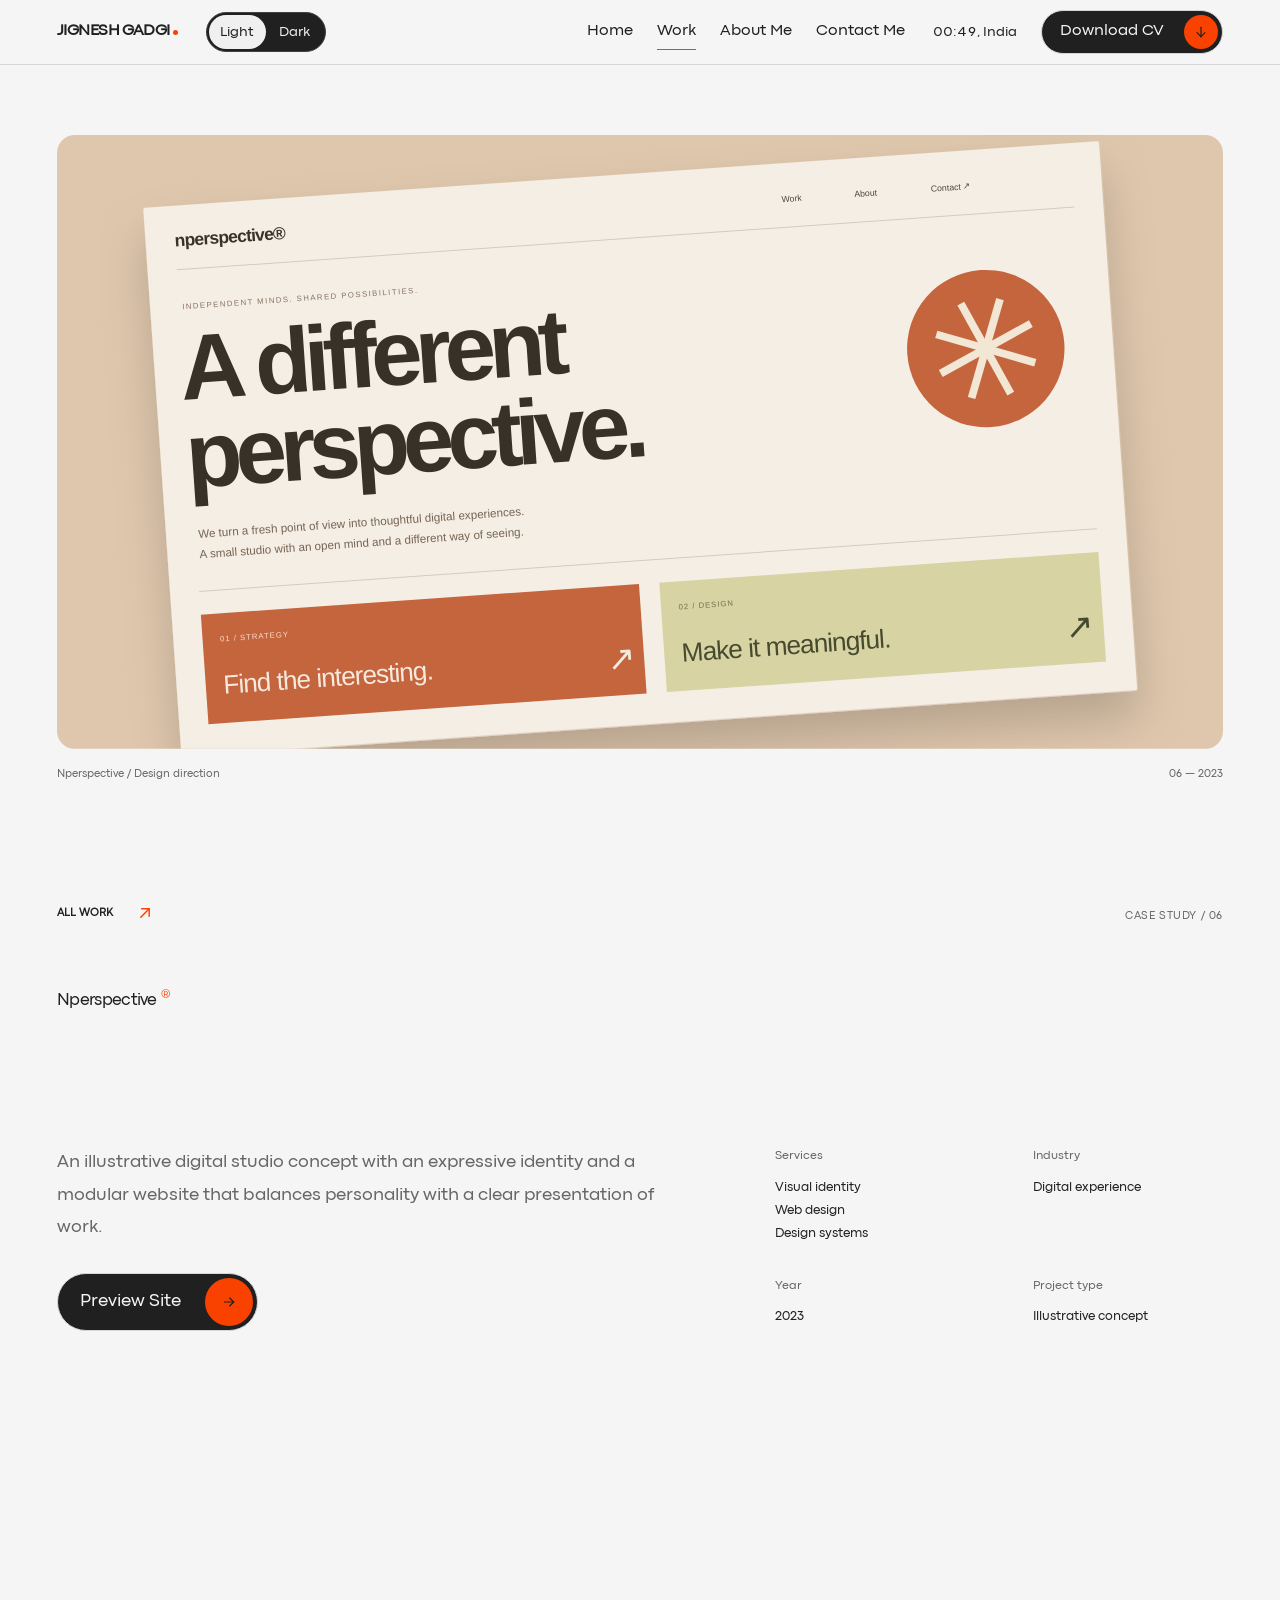
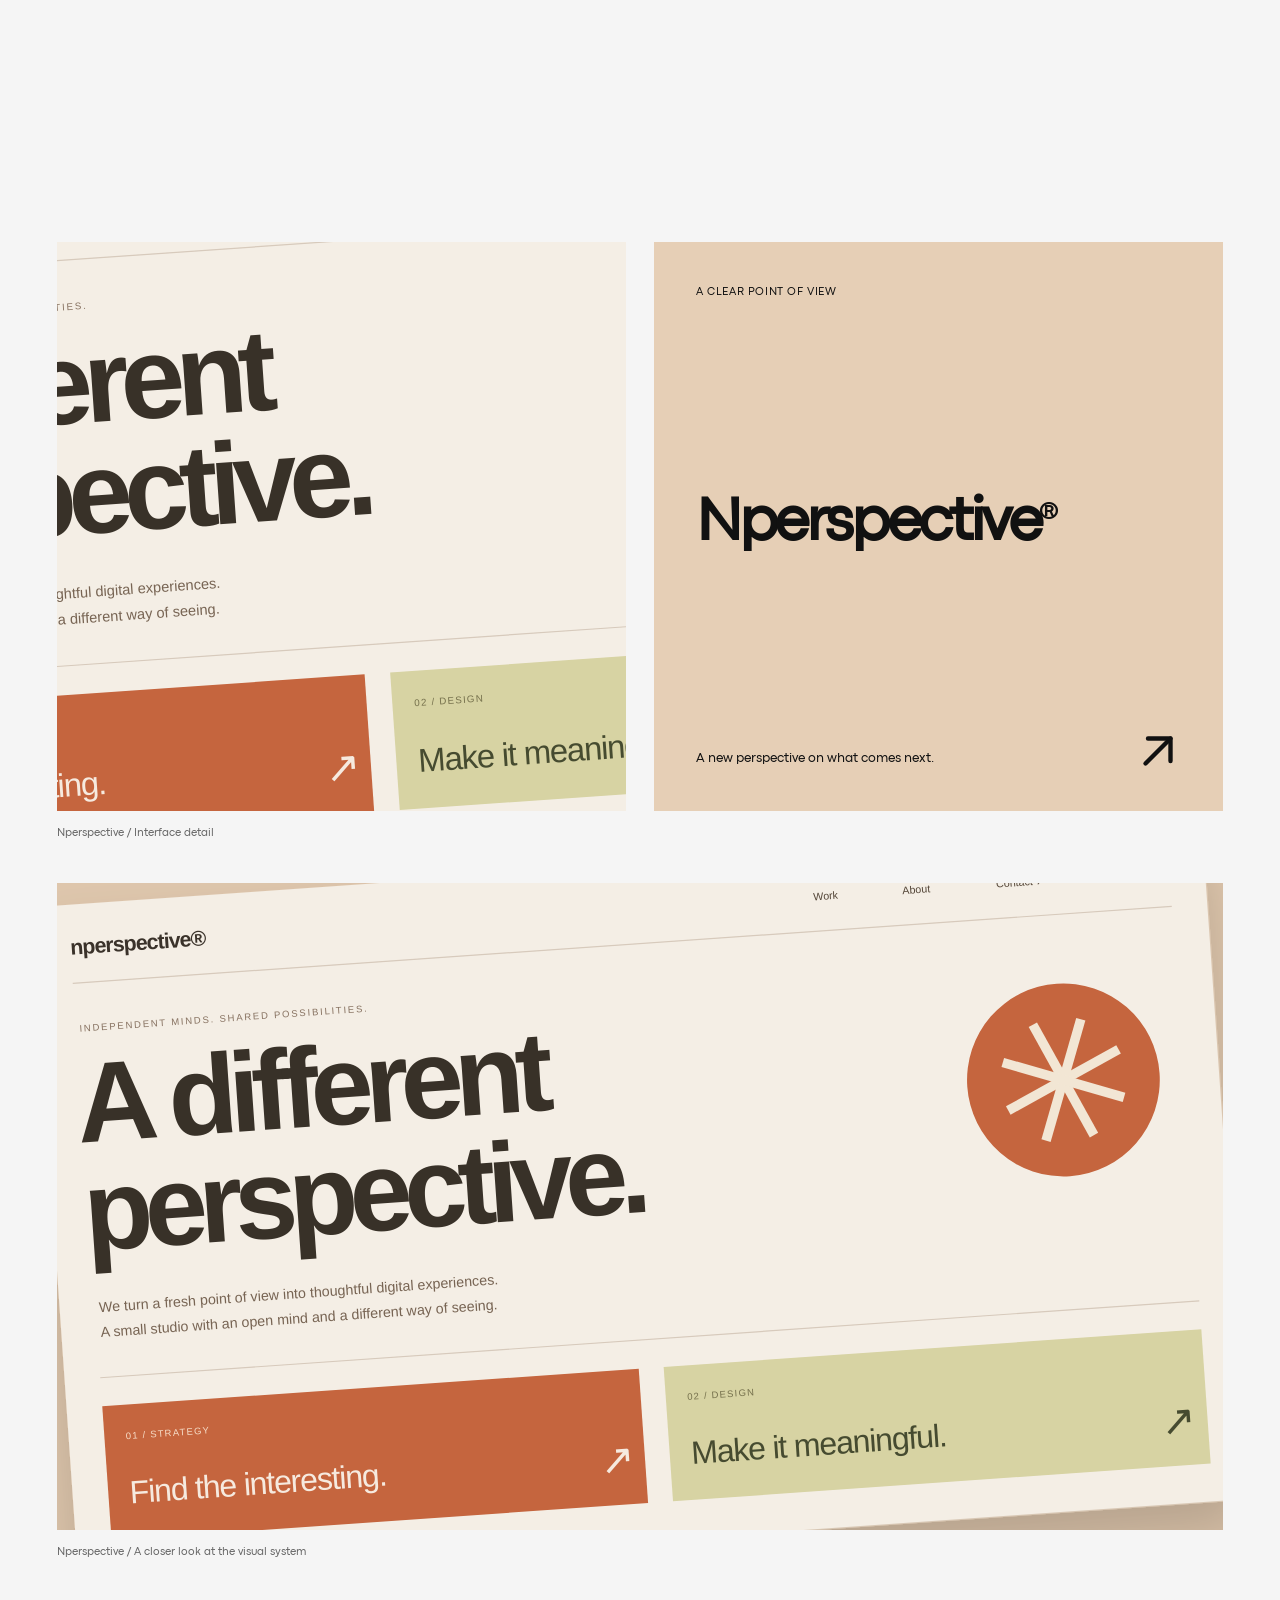
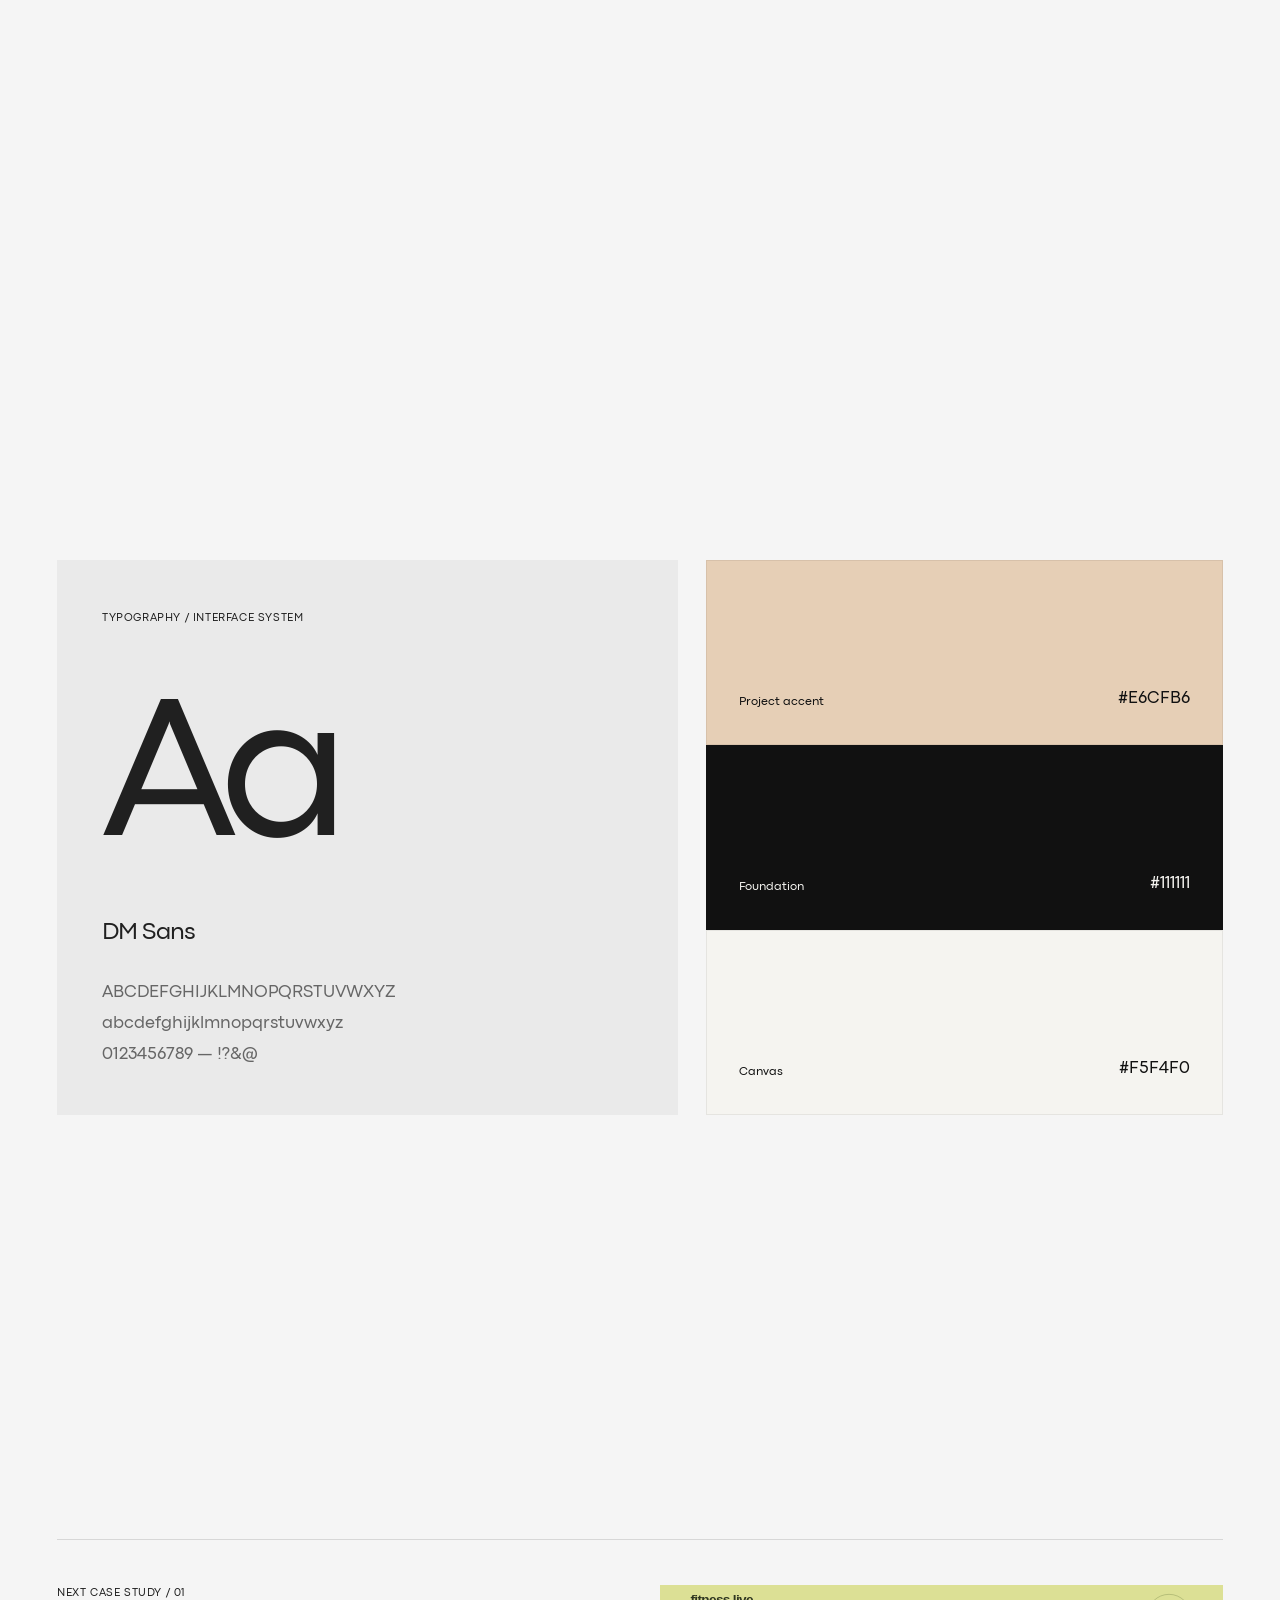
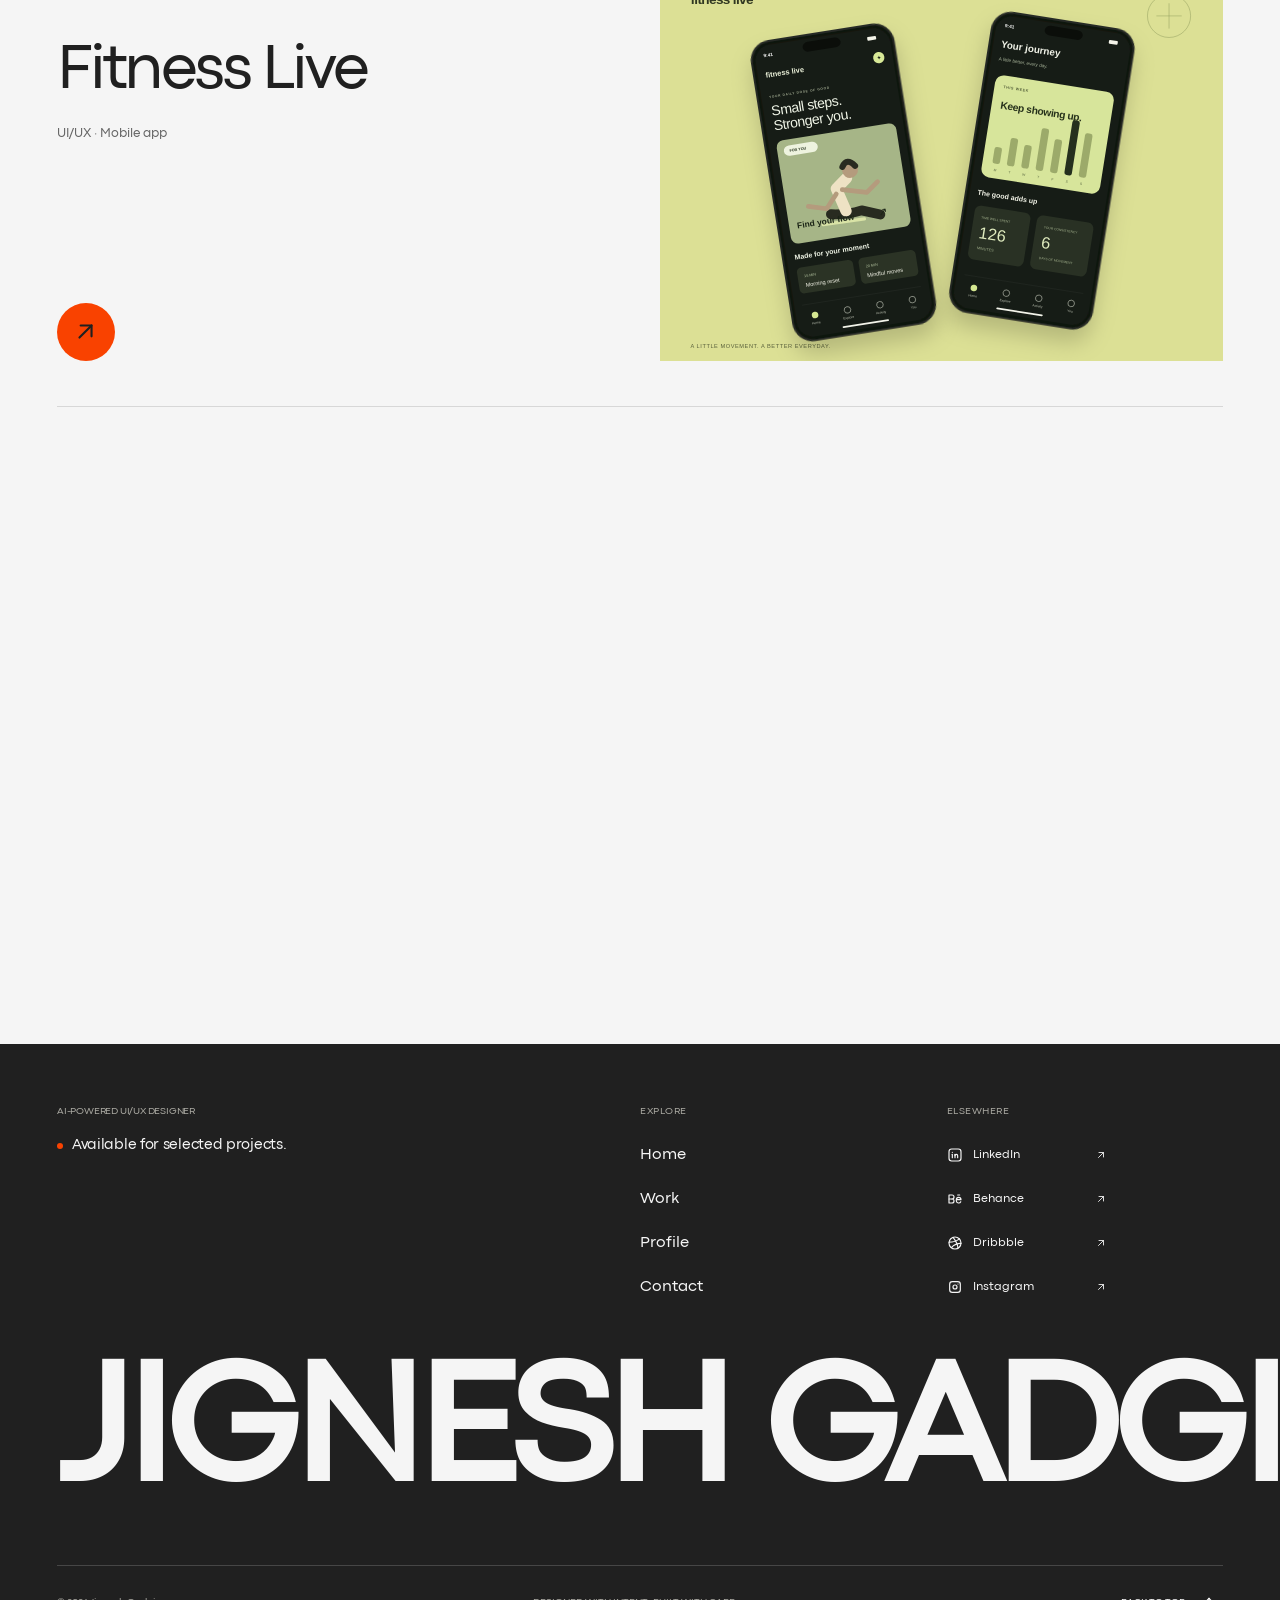
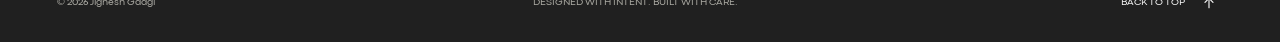
<file: projects/nperspective.html>
﻿<!doctype html>
<html lang="en"><head><meta charset="utf-8"><meta name="viewport" content="width=device-width,initial-scale=1"><meta name="theme-color" content="#f5f5f5"><script src="../js/theme.js"></script><title>Nperspective — Jignesh Gadgi</title><meta name="description" content="An illustrative digital studio concept with an expressive identity and a modular website that balances personality with a clear presentation of work."><link rel="canonical" href="https://example.com/projects/nperspective.html"><meta property="og:type" content="website"><meta property="og:site_name" content="Jignesh Gadgi"><meta property="og:title" content="Nperspective — Jignesh Gadgi"><meta property="og:description" content="An illustrative digital studio concept with an expressive identity and a modular website that balances personality with a clear presentation of work."><meta property="og:url" content="https://example.com/projects/nperspective.html"><meta property="og:image" content="https://example.com/assets/images/social-preview.png"><meta property="og:image:width" content="1200"><meta property="og:image:height" content="630"><meta name="twitter:card" content="summary_large_image"><meta name="twitter:title" content="Nperspective — Jignesh Gadgi"><meta name="twitter:description" content="An illustrative digital studio concept with an expressive identity and a modular website that balances personality with a clear presentation of work."><meta name="twitter:image" content="https://example.com/assets/images/social-preview.png"><link rel="preload" href="../assets/fonts/CodecPro-Regular.ttf" as="font" type="font/ttf" crossorigin><link rel="icon" href="../assets/icons/favicon.svg" type="image/svg+xml"><link rel="stylesheet" href="../css/reset.css"><link rel="stylesheet" href="../css/variables.css"><link rel="stylesheet" href="../css/global.css"><link rel="stylesheet" href="../css/hero.css"><link rel="stylesheet" href="../css/projects.css"><link rel="stylesheet" href="../css/services.css"><link rel="stylesheet" href="../css/profile.css"><link rel="stylesheet" href="../css/contact.css"><link rel="stylesheet" href="../css/footer.css"><link rel="stylesheet" href="../css/responsive.css"><link rel="stylesheet" href="../css/case-study.css"><link rel="stylesheet" href="../css/icons.css"><link rel="stylesheet" href="../css/selected-work.css">
<script type="application/ld+json">{"@context":"https://schema.org","@type":"Person","name":"Jignesh Gadgi","jobTitle":"AI-Powered UI/UX Designer","url":"https://example.com","sameAs":["https://www.linkedin.com/in/jignesh-ui-ux"],"knowsAbout":["User experience design","Product design","Design systems","Interaction design"]}</script>
<script defer src="../assets/vendor/gsap.min.js"></script><script defer src="../assets/vendor/ScrollTrigger.min.js"></script><script defer src="../js/content.js"></script><script defer src="../js/utils.js"></script><script defer src="../js/navigation.js"></script><script defer src="../js/animations.js"></script><script defer src="../js/cursor.js"></script><script defer src="../js/scroll.js"></script><script defer src="../js/projects.js"></script><script defer src="../js/transitions.js"></script><script defer src="../js/clock.js"></script><script defer src="../js/main.js"></script><noscript><style>.site-header .theme-toggle,.site-header .menu-toggle{display:none}.site-header .desktop-nav{display:flex;gap:12px;margin-left:auto}@media(max-width:767px){.site-header .nav-link{font-size:11px}.site-header .wordmark{font-size:11px}.site-header .header-inner{gap:8px}}</style></noscript><link rel="stylesheet" href="../css/navigation.css"><link rel="stylesheet" href="../css/theme.css"></head>
<body data-page="work"><a class="skip-link" href="#main">Skip to content</a><div class="scroll-progress" aria-hidden="true"></div>
  <header class="site-header"><div class="container header-inner">
    <a class="wordmark" href="../index.html" aria-label="Jignesh Gadgi — Home">JIGNESH GADGI<span class="wordmark-dot" aria-hidden="true"></span></a>
    <div class="theme-toggle" role="group" aria-label="Color theme"><button type="button" data-theme-mode="light" aria-pressed="true">Light</button><button type="button" data-theme-mode="dark" aria-pressed="false">Dark</button></div>
    <nav class="desktop-nav" aria-label="Main navigation"><a class="nav-link" href="../index.html">Home</a><a class="nav-link" href="../work.html" aria-current="page">Work</a><a class="nav-link" href="../profile.html">About Me</a><a class="nav-link" href="../contact.html">Contact Me</a></nav>
    <div class="header-tools"><p class="location-clock" data-location-clock aria-label="Local time in India"><time>--:--</time>, <span data-location>India</span></p><button class="header-cv" type="button" data-cv-unavailable title="CV coming soon">Download CV<svg aria-hidden="true" focusable="false"
  xmlns="http://www.w3.org/2000/svg"
  width="24"
  height="24"
  viewBox="0 0 24 24"
  fill="none"
  stroke="currentColor"
  stroke-width="2"
  stroke-linecap="round"
  stroke-linejoin="round"
  class="tabler-icon icon icon-tabler icons-tabler-outline icon-tabler-arrow-down"
>
  <path stroke="none" d="M0 0h24v24H0z" fill="none"/>
  <path d="M12 5l0 14" />
  <path d="M18 13l-6 6" />
  <path d="M6 13l6 6" />
</svg></button></div>
    <button class="menu-toggle" type="button" aria-expanded="false" aria-controls="mobile-menu" aria-label="Open navigation menu"><span class="menu-plus" aria-hidden="true"><svg aria-hidden="true" focusable="false"
  xmlns="http://www.w3.org/2000/svg"
  width="24"
  height="24"
  viewBox="0 0 24 24"
  fill="none"
  stroke="currentColor"
  stroke-width="2"
  stroke-linecap="round"
  stroke-linejoin="round"
  class="tabler-icon icon icon-tabler icons-tabler-outline icon-tabler-plus"
>
  <path stroke="none" d="M0 0h24v24H0z" fill="none"/>
  <path d="M12 5l0 14" />
  <path d="M5 12l14 0" />
</svg></span></button>
  </div></header>
  <div class="mobile-menu" id="mobile-menu" hidden><nav aria-label="Mobile navigation"><a class="mobile-link" href="../index.html"><span>Home</span><span class="eyebrow">01</span></a><a class="mobile-link" href="../work.html" aria-current="page"><span>Work</span><span class="eyebrow">02</span></a><a class="mobile-link" href="../profile.html"><span>About Me</span><span class="eyebrow">03</span></a><a class="mobile-link" href="../contact.html"><span>Contact Me</span><span class="eyebrow">04</span></a></nav><div class="mobile-menu-bottom"><p class="eyebrow"><span class="dot"></span>AVAILABLE FOR<br>SELECTED PROJECTS</p><p class="eyebrow">THOUGHTFUL DESIGN.<br>HUMAN AT HEART.</p></div></div><div class="page-wipe" aria-hidden="true">JG.</div><div class="cursor" aria-hidden="true"></div><main id="main" tabindex="-1"><article class="case-study">
  <figure class="case-cover"><a href="../assets/images/nperspective.svg" data-open-image data-cursor="OPEN" aria-label="Open Nperspective project overview"><img src="../assets/images/nperspective.svg" alt="Nperspective — complete interface concept" width="1200" height="900" fetchpriority="high" decoding="async"></a><figcaption><span>Nperspective / Design direction</span><span>06 — 2023</span></figcaption></figure>
  <header class="case-intro container">
    <div class="case-breadcrumb"><a class="text-link" href="../work.html">ALL WORK<span class="arrow" aria-hidden="true"><svg aria-hidden="true" focusable="false"
  xmlns="http://www.w3.org/2000/svg"
  width="24"
  height="24"
  viewBox="0 0 24 24"
  fill="none"
  stroke="currentColor"
  stroke-width="2"
  stroke-linecap="round"
  stroke-linejoin="round"
  class="tabler-icon icon icon-tabler icons-tabler-outline icon-tabler-arrow-up-right"
>
  <path stroke="none" d="M0 0h24v24H0z" fill="none"/>
  <path d="M17 7l-10 10" />
  <path d="M8 7l9 0l0 9" />
</svg></span></a><p class="eyebrow ">CASE STUDY / 06</p></div>
    <div class="case-intro-grid">
      <div><p class="case-client">Nperspective<span aria-hidden="true">®</span></p><h1 data-reveal>Making space for a different perspective.</h1></div>
      <div class="case-intro-aside"><div class="case-description"><p>An illustrative digital studio concept with an expressive identity and a modular website that balances personality with a clear presentation of work.</p><button class="preview-cta" type="button" disabled aria-label="Preview Site — link coming soon" title="Live preview link coming soon"><span class="preview-icon" aria-hidden="true"><svg aria-hidden="true" focusable="false"
  xmlns="http://www.w3.org/2000/svg"
  width="24"
  height="24"
  viewBox="0 0 24 24"
  fill="none"
  stroke="currentColor"
  stroke-width="2"
  stroke-linecap="round"
  stroke-linejoin="round"
  class="tabler-icon icon icon-tabler icons-tabler-outline icon-tabler-arrow-right"
>
  <path stroke="none" d="M0 0h24v24H0z" fill="none"/>
  <path d="M5 12l14 0" />
  <path d="M13 18l6 -6" />
  <path d="M13 6l6 6" />
</svg></span><span class="preview-label">Preview Site</span></button></div><dl class="case-facts"><div><dt>Services</dt><dd><span>Visual identity</span><span>Web design</span><span>Design systems</span></dd></div><div><dt>Industry</dt><dd>Digital experience</dd></div><div><dt>Year</dt><dd>2023</dd></div><div><dt>Project type</dt><dd>Illustrative concept</dd></div></dl></div>
    </div>
  </header>

  <div class="container">
    <section class="case-editorial"><h2 data-reveal>Problem &amp;<br>perspective.</h2><div class="case-editorial-copy" data-reveal><h3>The challenge</h3><p>How might we communicate a creative point of view while making the studio’s expertise and process easy to explore?</p><h3>A considered approach</h3><p>Build a recognizable typographic rhythm, then use a flexible grid to create moments of surprise. Keep navigation and calls to action consistent.</p></div></section>
    <div class="case-gallery"><figure class="case-gallery-item"><a href="../assets/images/nperspective-detail.svg" data-open-image data-cursor="OPEN" aria-label="Open Nperspective / Interface detail"><img src="../assets/images/nperspective-detail.svg" alt="Nperspective / Interface detail" width="1200" height="900" loading="lazy" decoding="async"></a><figcaption>Nperspective / Interface detail</figcaption></figure><div class="case-brand-panel" style="--project-color:#e6cfb6"><span class="eyebrow">A CLEAR POINT OF VIEW</span><p>Nperspective<span>®</span></p><span class="case-brand-caption">A new perspective on what comes next.</span><span class="case-brand-arrow" aria-hidden="true"><svg aria-hidden="true" focusable="false"
  xmlns="http://www.w3.org/2000/svg"
  width="24"
  height="24"
  viewBox="0 0 24 24"
  fill="none"
  stroke="currentColor"
  stroke-width="2"
  stroke-linecap="round"
  stroke-linejoin="round"
  class="tabler-icon icon icon-tabler icons-tabler-outline icon-tabler-arrow-up-right"
>
  <path stroke="none" d="M0 0h24v24H0z" fill="none"/>
  <path d="M17 7l-10 10" />
  <path d="M8 7l9 0l0 9" />
</svg></span></div><figure class="case-gallery-item is-wide"><a href="../assets/images/nperspective-system.svg" data-open-image data-cursor="OPEN" aria-label="Open Nperspective / A closer look at the visual system"><img src="../assets/images/nperspective-system.svg" alt="Nperspective / A closer look at the visual system" width="1200" height="900" loading="lazy" decoding="async"></a><figcaption>Nperspective / A closer look at the visual system</figcaption></figure></div>
    <section class="case-editorial"><h2 data-reveal>Designed around<br>the everyday.</h2><div class="case-editorial-copy" data-reveal><p>An editorial homepage, project storytelling system, and a compact visual language. Warm paper tones and a confident orange accent give the concept its character.</p><div class="case-values"><div><span>01</span><h3>Personality with purpose</h3></div><div><span>02</span><h3>A flexible visual rhythm</h3></div><div><span>03</span><h3>Space for the work</h3></div></div></div></section>
    <section class="case-design-system"><div class="case-type-panel"><span class="eyebrow">TYPOGRAPHY / INTERFACE SYSTEM</span><p class="case-type-sample" aria-hidden="true">Aa</p><p class="case-type-family">DM Sans</p><p class="case-alphabet">ABCDEFGHIJKLMNOPQRSTUVWXYZ<br>abcdefghijklmnopqrstuvwxyz<br>0123456789 — !?&amp;@</p></div><div class="case-palette"><div style="background:#e6cfb6;color:#111"><span>Project accent</span><strong>#E6CFB6</strong></div><div style="background:#111;color:#f5f4f0"><span>Foundation</span><strong>#111111</strong></div><div style="background:#f5f4f0;color:#111"><span>Canvas</span><strong>#F5F4F0</strong></div></div></section>
    <section class="case-editorial case-conclusion"><h2 data-reveal>The details.<br>The difference.</h2><div class="case-editorial-copy" data-reveal><p>A new perspective on what comes next. A visual direction built around personality with purpose, a flexible visual rhythm, space for the work.</p><p class="notice">Illustrative case study with original concept artwork. Replace these visuals and descriptions with approved project work; no client results or measured outcomes are claimed.</p><a class="text-link" href="../contact.html">LET’S DISCUSS YOUR PROJECT<span class="arrow" aria-hidden="true"><svg aria-hidden="true" focusable="false"
  xmlns="http://www.w3.org/2000/svg"
  width="24"
  height="24"
  viewBox="0 0 24 24"
  fill="none"
  stroke="currentColor"
  stroke-width="2"
  stroke-linecap="round"
  stroke-linejoin="round"
  class="tabler-icon icon icon-tabler icons-tabler-outline icon-tabler-arrow-up-right"
>
  <path stroke="none" d="M0 0h24v24H0z" fill="none"/>
  <path d="M17 7l-10 10" />
  <path d="M8 7l9 0l0 9" />
</svg></span></a></div></section>
    <a class="case-next" href="fitness-live.html" data-cursor="VIEW"><div class="case-next-text"><span class="eyebrow">NEXT CASE STUDY / 01</span><h2>Fitness Live</h2><p>UI/UX · Mobile app</p><span class="case-next-arrow" aria-hidden="true"><svg aria-hidden="true" focusable="false"
  xmlns="http://www.w3.org/2000/svg"
  width="24"
  height="24"
  viewBox="0 0 24 24"
  fill="none"
  stroke="currentColor"
  stroke-width="2"
  stroke-linecap="round"
  stroke-linejoin="round"
  class="tabler-icon icon icon-tabler icons-tabler-outline icon-tabler-arrow-up-right"
>
  <path stroke="none" d="M0 0h24v24H0z" fill="none"/>
  <path d="M17 7l-10 10" />
  <path d="M8 7l9 0l0 9" />
</svg></span></div><img src="../assets/images/fitness-live.svg" alt="Fitness Live preview" width="1200" height="900" loading="lazy"></a>
  </div>
  <dialog class="image-dialog" aria-label="Project artwork"><div class="image-dialog-top"><span class="eyebrow" data-image-caption>Nperspective / CONCEPT ARTWORK</span><button type="button" data-close-image aria-label="Close full-size image">CLOSE <svg aria-hidden="true" focusable="false"
  xmlns="http://www.w3.org/2000/svg"
  width="24"
  height="24"
  viewBox="0 0 24 24"
  fill="none"
  stroke="currentColor"
  stroke-width="2"
  stroke-linecap="round"
  stroke-linejoin="round"
  class="tabler-icon icon icon-tabler icons-tabler-outline icon-tabler-x"
>
  <path stroke="none" d="M0 0h24v24H0z" fill="none"/>
  <path d="M18 6l-12 12" />
  <path d="M6 6l12 12" />
</svg></button></div><img src="../assets/images/nperspective.svg" alt="Nperspective concept artwork" width="1200" height="900" loading="lazy"></dialog>
  </article><section class="contact-band container"><div class="contact-band-top" data-reveal><p class="eyebrow ">HAVE SOMETHING IN MIND?</p><p class="eyebrow ">GOOD THINGS START WITH A CONVERSATION.</p></div><div class="contact-band-link" data-reveal><h2>Let’s make<br>something matter.</h2></div><div class="contact-band-bottom" data-reveal><p>Thoughtful design. A fresh perspective. Your next big idea.</p><a class="preview-cta contact-cta" href="../contact.html"><span class="preview-icon" aria-hidden="true"><svg aria-hidden="true" focusable="false"
  xmlns="http://www.w3.org/2000/svg"
  width="24"
  height="24"
  viewBox="0 0 24 24"
  fill="none"
  stroke="currentColor"
  stroke-width="2"
  stroke-linecap="round"
  stroke-linejoin="round"
  class="tabler-icon icon icon-tabler icons-tabler-outline icon-tabler-arrow-right"
>
  <path stroke="none" d="M0 0h24v24H0z" fill="none"/>
  <path d="M5 12l14 0" />
  <path d="M13 18l6 -6" />
  <path d="M13 6l6 6" />
</svg></span><span class="preview-label">Let’s work together</span></a></div></section></main><footer class="site-footer"><div class="container"><div class="footer-top"><div class="footer-about"><p class="eyebrow ">AI-POWERED UI/UX DESIGNER</p><p><span class="dot"></span>Available for selected projects.</p></div><nav class="footer-nav" aria-label="Footer navigation"><p class="eyebrow ">EXPLORE</p><a class="nav-link" href="../index.html">Home</a><a class="nav-link" href="../work.html">Work</a><a class="nav-link" href="../profile.html">Profile</a><a class="nav-link" href="../contact.html">Contact</a></nav><div class="footer-socials"><p class="eyebrow ">ELSEWHERE</p><a class="social-link" href="https://www.linkedin.com/in/jignesh-ui-ux" target="_blank" rel="noopener noreferrer"><span class="social-name"><svg aria-hidden="true" focusable="false"
  xmlns="http://www.w3.org/2000/svg"
  width="24"
  height="24"
  viewBox="0 0 24 24"
  fill="none"
  stroke="currentColor"
  stroke-width="2"
  stroke-linecap="round"
  stroke-linejoin="round"
  class="tabler-icon icon icon-tabler icons-tabler-outline icon-tabler-brand-linkedin"
>
  <path stroke="none" d="M0 0h24v24H0z" fill="none"/>
  <path d="M8 11v5" />
  <path d="M8 8v.01" />
  <path d="M12 16v-5" />
  <path d="M16 16v-3a2 2 0 1 0 -4 0" />
  <path d="M3 7a4 4 0 0 1 4 -4h10a4 4 0 0 1 4 4v10a4 4 0 0 1 -4 4h-10a4 4 0 0 1 -4 -4z" />
</svg>LinkedIn</span><span class="arrow" aria-hidden="true"><svg aria-hidden="true" focusable="false"
  xmlns="http://www.w3.org/2000/svg"
  width="24"
  height="24"
  viewBox="0 0 24 24"
  fill="none"
  stroke="currentColor"
  stroke-width="2"
  stroke-linecap="round"
  stroke-linejoin="round"
  class="tabler-icon icon icon-tabler icons-tabler-outline icon-tabler-arrow-up-right"
>
  <path stroke="none" d="M0 0h24v24H0z" fill="none"/>
  <path d="M17 7l-10 10" />
  <path d="M8 7l9 0l0 9" />
</svg></span><span class="sr-only"> (opens in new tab)</span></a><button type="button" class="social-link" data-social-placeholder="Behance" aria-label="Behance profile, coming soon"><span class="social-name"><svg aria-hidden="true" focusable="false"
  xmlns="http://www.w3.org/2000/svg"
  width="24"
  height="24"
  viewBox="0 0 24 24"
  fill="none"
  stroke="currentColor"
  stroke-width="2"
  stroke-linecap="round"
  stroke-linejoin="round"
  class="tabler-icon icon icon-tabler icons-tabler-outline icon-tabler-brand-behance"
>
  <path stroke="none" d="M0 0h24v24H0z" fill="none"/>
  <path d="M3 18v-12h4.5a3 3 0 0 1 0 6a3 3 0 0 1 0 6h-4.5" />
  <path d="M3 12l4.5 0" />
  <path d="M14 13h7a3.5 3.5 0 0 0 -7 0v2a3.5 3.5 0 0 0 6.64 1" />
  <path d="M16 6l3 0" />
</svg>Behance</span><span class="arrow" aria-hidden="true"><svg aria-hidden="true" focusable="false"
  xmlns="http://www.w3.org/2000/svg"
  width="24"
  height="24"
  viewBox="0 0 24 24"
  fill="none"
  stroke="currentColor"
  stroke-width="2"
  stroke-linecap="round"
  stroke-linejoin="round"
  class="tabler-icon icon icon-tabler icons-tabler-outline icon-tabler-arrow-up-right"
>
  <path stroke="none" d="M0 0h24v24H0z" fill="none"/>
  <path d="M17 7l-10 10" />
  <path d="M8 7l9 0l0 9" />
</svg></span></button><button type="button" class="social-link" data-social-placeholder="Dribbble" aria-label="Dribbble profile, coming soon"><span class="social-name"><svg aria-hidden="true" focusable="false"
  xmlns="http://www.w3.org/2000/svg"
  width="24"
  height="24"
  viewBox="0 0 24 24"
  fill="none"
  stroke="currentColor"
  stroke-width="2"
  stroke-linecap="round"
  stroke-linejoin="round"
  class="tabler-icon icon icon-tabler icons-tabler-outline icon-tabler-brand-dribbble"
>
  <path stroke="none" d="M0 0h24v24H0z" fill="none"/>
  <path d="M12 12m-9 0a9 9 0 1 0 18 0a9 9 0 1 0 -18 0" />
  <path d="M9 3.6c5 6 7 10.5 7.5 16.2" />
  <path d="M6.4 19c3.5 -3.5 6 -6.5 14.5 -6.4" />
  <path d="M3.1 10.75c5 0 9.814 -.38 15.314 -5" />
</svg>Dribbble</span><span class="arrow" aria-hidden="true"><svg aria-hidden="true" focusable="false"
  xmlns="http://www.w3.org/2000/svg"
  width="24"
  height="24"
  viewBox="0 0 24 24"
  fill="none"
  stroke="currentColor"
  stroke-width="2"
  stroke-linecap="round"
  stroke-linejoin="round"
  class="tabler-icon icon icon-tabler icons-tabler-outline icon-tabler-arrow-up-right"
>
  <path stroke="none" d="M0 0h24v24H0z" fill="none"/>
  <path d="M17 7l-10 10" />
  <path d="M8 7l9 0l0 9" />
</svg></span></button><button type="button" class="social-link" data-social-placeholder="Instagram" aria-label="Instagram profile, coming soon"><span class="social-name"><svg aria-hidden="true" focusable="false"
  xmlns="http://www.w3.org/2000/svg"
  width="24"
  height="24"
  viewBox="0 0 24 24"
  fill="none"
  stroke="currentColor"
  stroke-width="2"
  stroke-linecap="round"
  stroke-linejoin="round"
  class="tabler-icon icon icon-tabler icons-tabler-outline icon-tabler-brand-instagram"
>
  <path stroke="none" d="M0 0h24v24H0z" fill="none"/>
  <path d="M4 8a4 4 0 0 1 4 -4h8a4 4 0 0 1 4 4v8a4 4 0 0 1 -4 4h-8a4 4 0 0 1 -4 -4z" />
  <path d="M9 12a3 3 0 1 0 6 0a3 3 0 0 0 -6 0" />
  <path d="M16.5 7.5v.01" />
</svg>Instagram</span><span class="arrow" aria-hidden="true"><svg aria-hidden="true" focusable="false"
  xmlns="http://www.w3.org/2000/svg"
  width="24"
  height="24"
  viewBox="0 0 24 24"
  fill="none"
  stroke="currentColor"
  stroke-width="2"
  stroke-linecap="round"
  stroke-linejoin="round"
  class="tabler-icon icon icon-tabler icons-tabler-outline icon-tabler-arrow-up-right"
>
  <path stroke="none" d="M0 0h24v24H0z" fill="none"/>
  <path d="M17 7l-10 10" />
  <path d="M8 7l9 0l0 9" />
</svg></span></button></div></div><p class="footer-name" aria-label="Jignesh Gadgi">JIGNESH GADGI</p><div class="footer-bottom"><span>© 2026 Jignesh Gadgi</span><span class="footer-credit">DESIGNED WITH INTENT. BUILT WITH CARE.</span><button class="back-top" data-back-top type="button">BACK TO TOP <svg aria-hidden="true" focusable="false"
  xmlns="http://www.w3.org/2000/svg"
  width="24"
  height="24"
  viewBox="0 0 24 24"
  fill="none"
  stroke="currentColor"
  stroke-width="2"
  stroke-linecap="round"
  stroke-linejoin="round"
  class="tabler-icon icon icon-tabler icons-tabler-outline icon-tabler-arrow-up"
>
  <path stroke="none" d="M0 0h24v24H0z" fill="none"/>
  <path d="M12 5l0 14" />
  <path d="M18 11l-6 -6" />
  <path d="M6 11l6 -6" />
</svg></button></div></div></footer><div class="toast" role="status" aria-live="polite"></div></body></html>
</file>
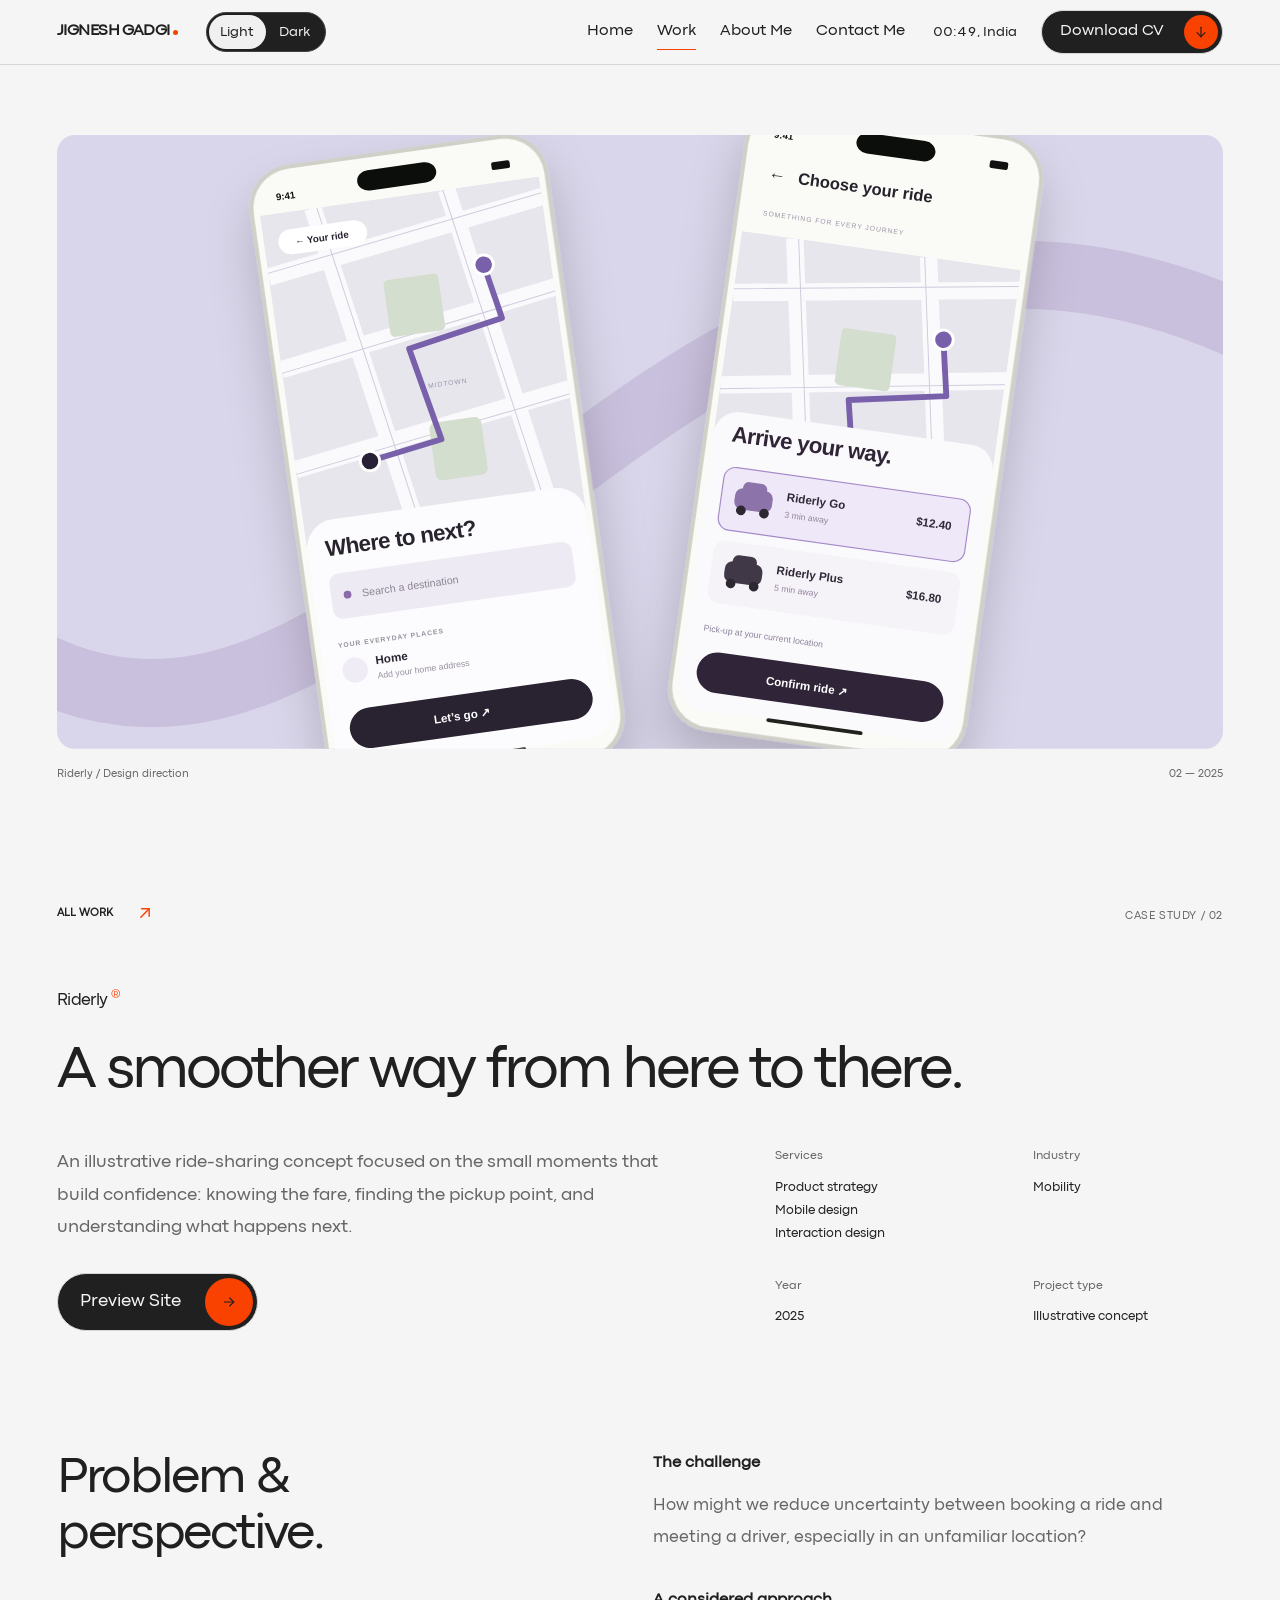
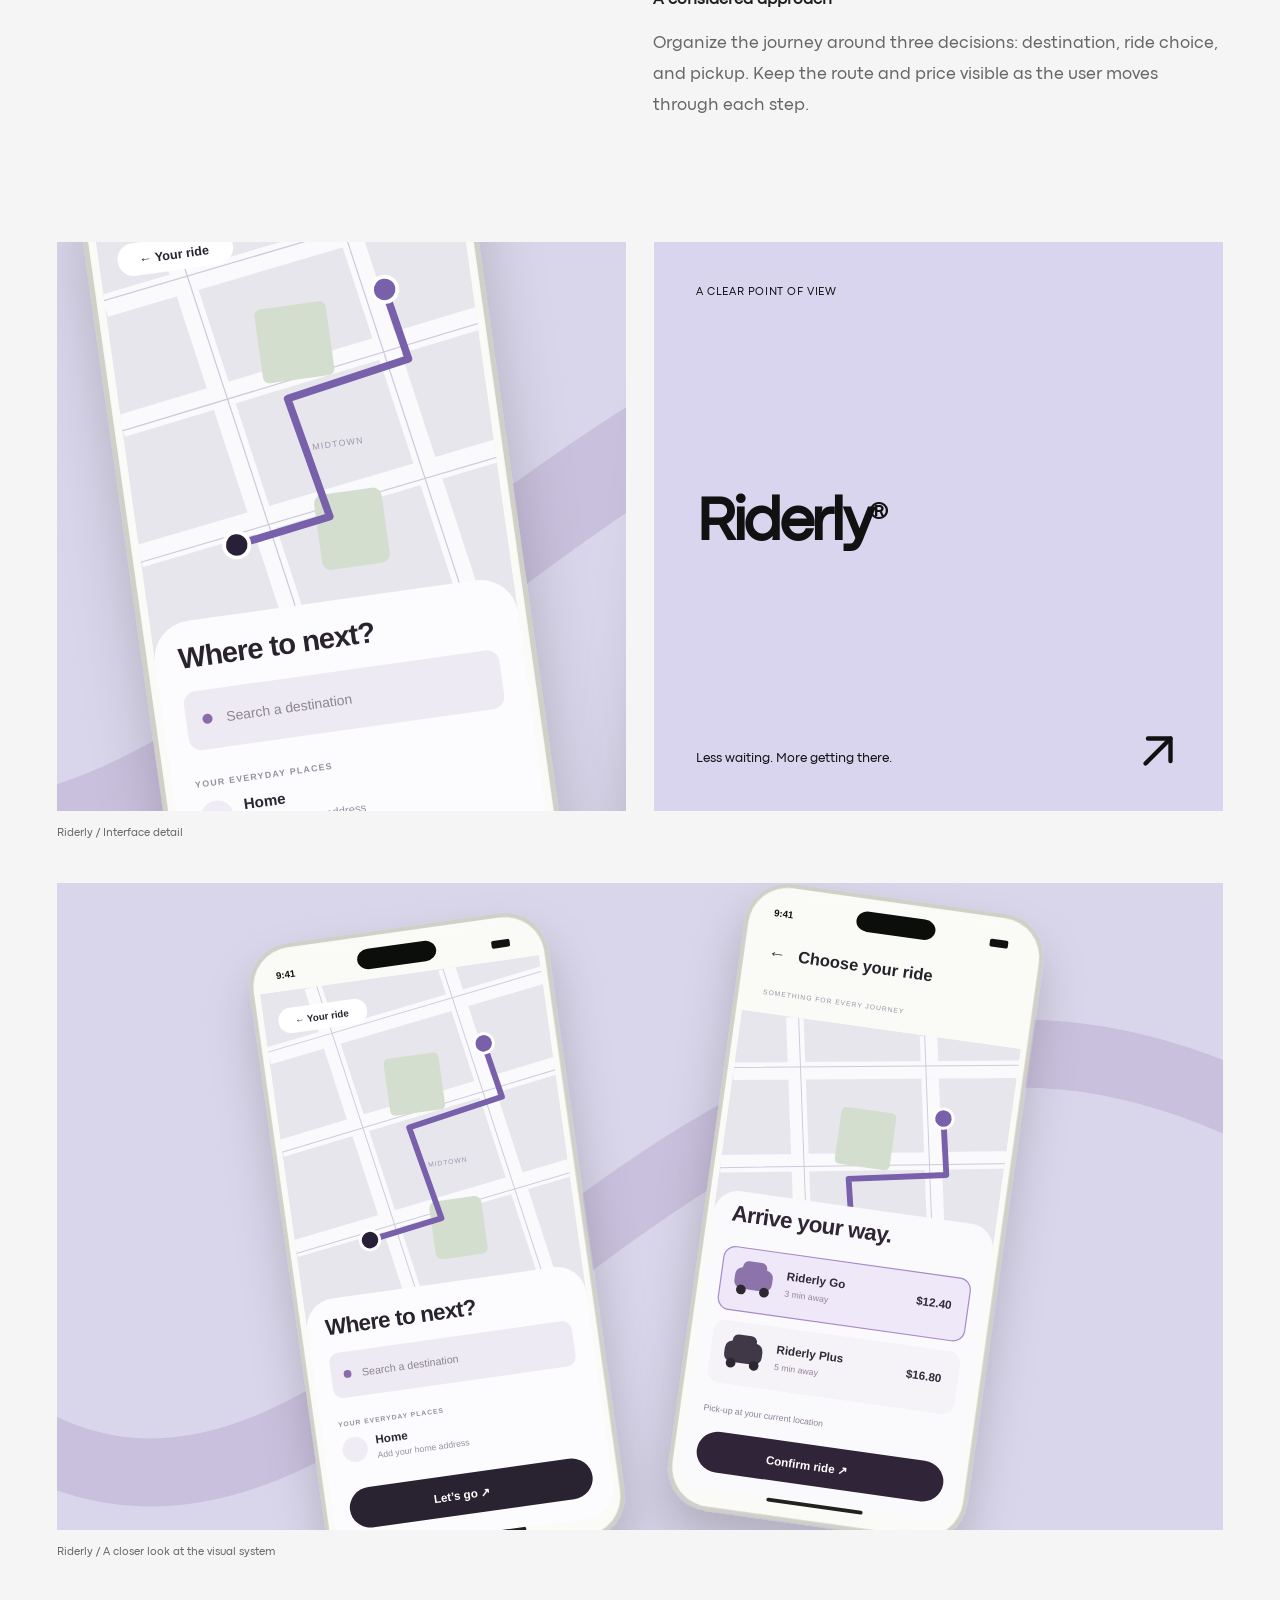
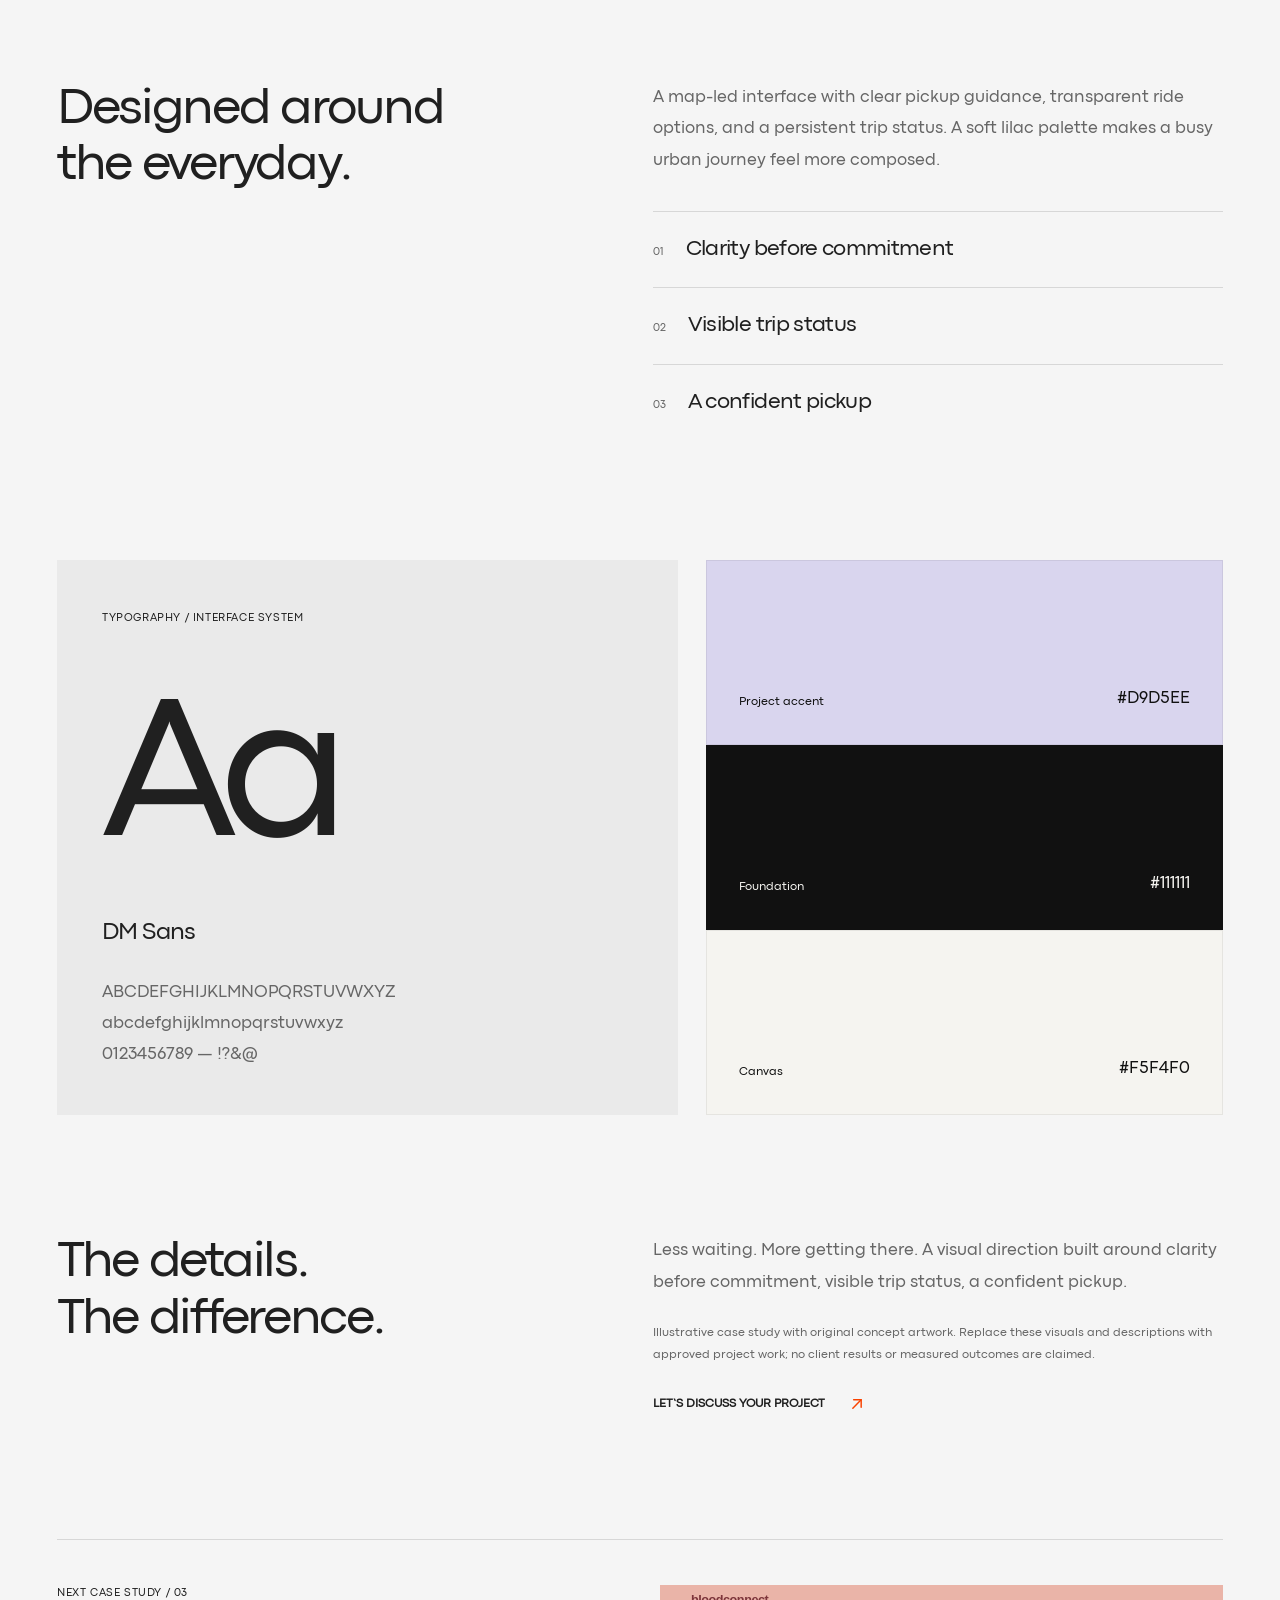
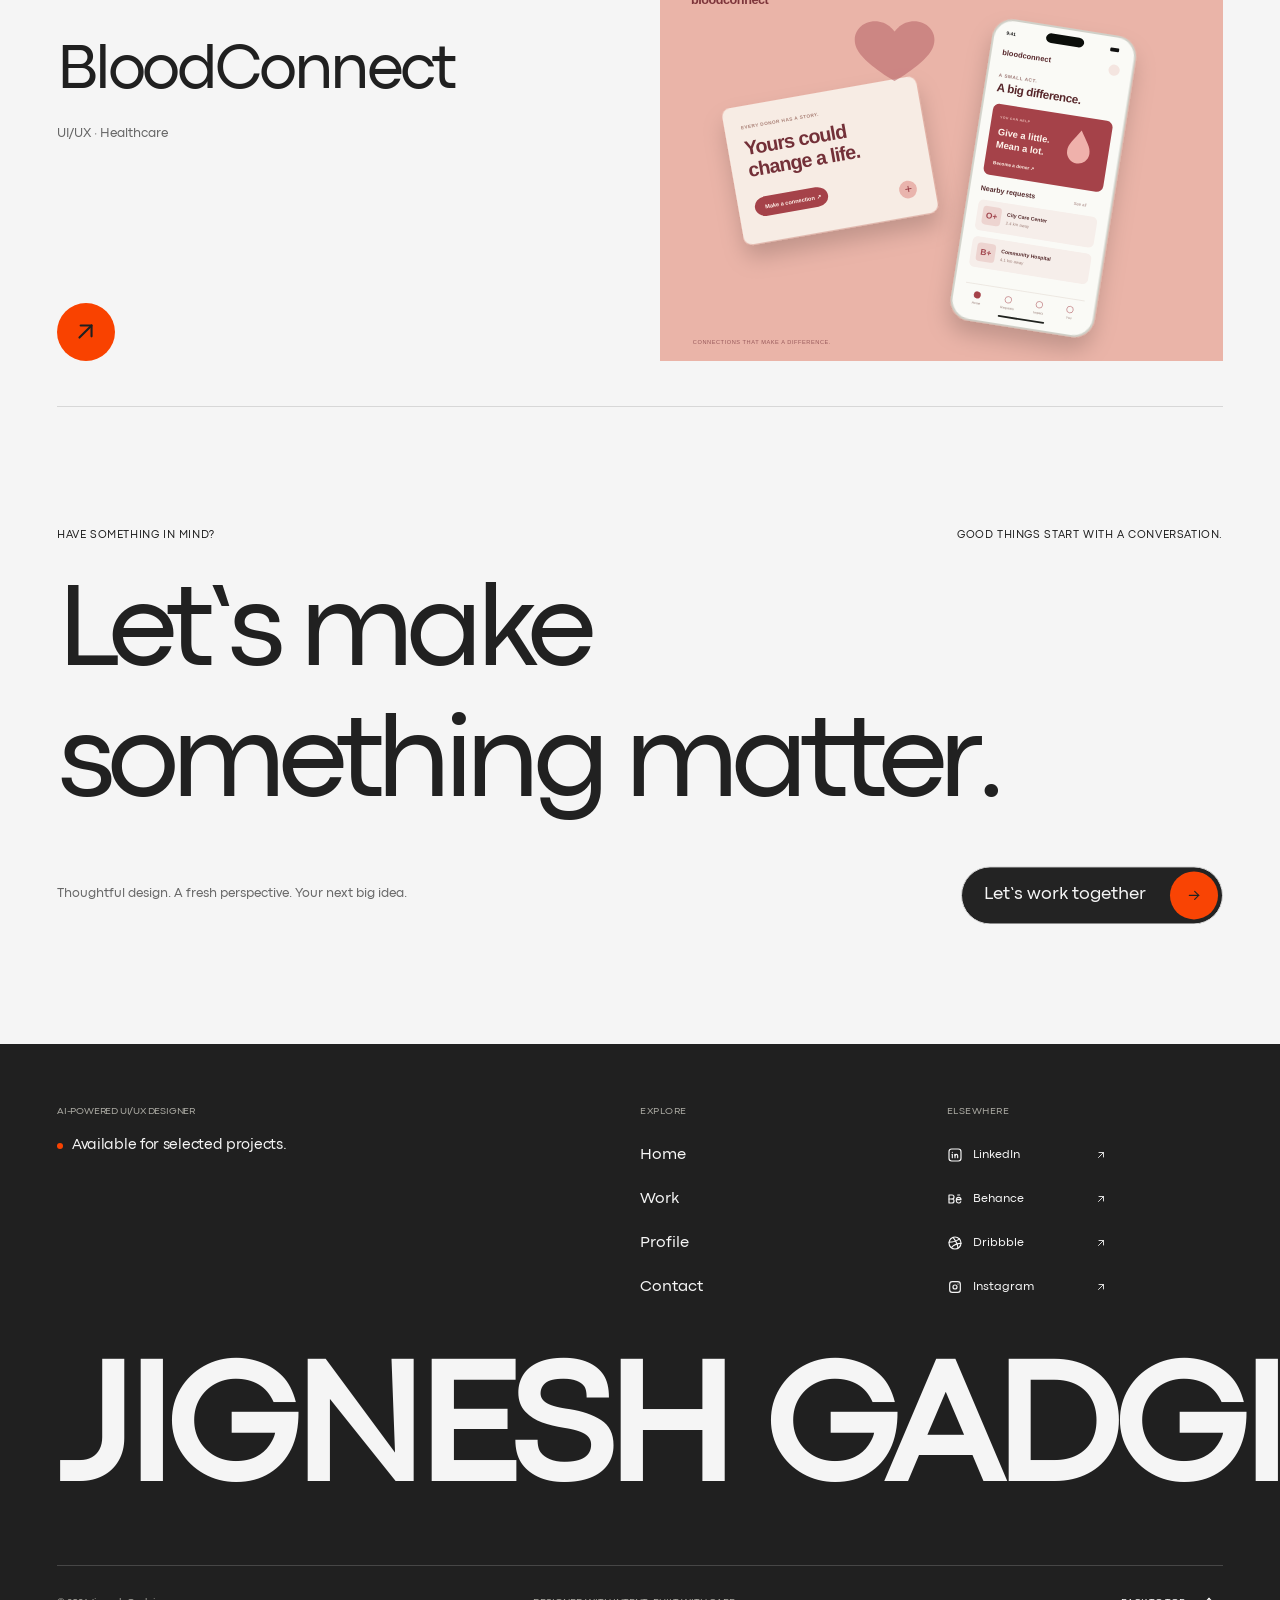
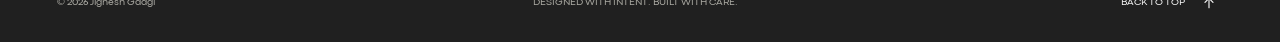
<file: projects/riderly.html>
﻿<!doctype html>
<html lang="en"><head><meta charset="utf-8"><meta name="viewport" content="width=device-width,initial-scale=1"><meta name="theme-color" content="#f5f5f5"><script src="../js/theme.js"></script><title>Riderly — Jignesh Gadgi</title><meta name="description" content="An illustrative ride-sharing concept focused on the small moments that build confidence: knowing the fare, finding the pickup point, and understanding what happens next."><link rel="canonical" href="https://example.com/projects/riderly.html"><meta property="og:type" content="website"><meta property="og:site_name" content="Jignesh Gadgi"><meta property="og:title" content="Riderly — Jignesh Gadgi"><meta property="og:description" content="An illustrative ride-sharing concept focused on the small moments that build confidence: knowing the fare, finding the pickup point, and understanding what happens next."><meta property="og:url" content="https://example.com/projects/riderly.html"><meta property="og:image" content="https://example.com/assets/images/social-preview.png"><meta property="og:image:width" content="1200"><meta property="og:image:height" content="630"><meta name="twitter:card" content="summary_large_image"><meta name="twitter:title" content="Riderly — Jignesh Gadgi"><meta name="twitter:description" content="An illustrative ride-sharing concept focused on the small moments that build confidence: knowing the fare, finding the pickup point, and understanding what happens next."><meta name="twitter:image" content="https://example.com/assets/images/social-preview.png"><link rel="preload" href="../assets/fonts/CodecPro-Regular.ttf" as="font" type="font/ttf" crossorigin><link rel="icon" href="../assets/icons/favicon.svg" type="image/svg+xml"><link rel="stylesheet" href="../css/reset.css"><link rel="stylesheet" href="../css/variables.css"><link rel="stylesheet" href="../css/global.css"><link rel="stylesheet" href="../css/hero.css"><link rel="stylesheet" href="../css/projects.css"><link rel="stylesheet" href="../css/services.css"><link rel="stylesheet" href="../css/profile.css"><link rel="stylesheet" href="../css/contact.css"><link rel="stylesheet" href="../css/footer.css"><link rel="stylesheet" href="../css/responsive.css"><link rel="stylesheet" href="../css/case-study.css"><link rel="stylesheet" href="../css/icons.css"><link rel="stylesheet" href="../css/selected-work.css">
<script type="application/ld+json">{"@context":"https://schema.org","@type":"Person","name":"Jignesh Gadgi","jobTitle":"AI-Powered UI/UX Designer","url":"https://example.com","sameAs":["https://www.linkedin.com/in/jignesh-ui-ux"],"knowsAbout":["User experience design","Product design","Design systems","Interaction design"]}</script>
<script defer src="../assets/vendor/gsap.min.js"></script><script defer src="../assets/vendor/ScrollTrigger.min.js"></script><script defer src="../js/content.js"></script><script defer src="../js/utils.js"></script><script defer src="../js/navigation.js"></script><script defer src="../js/animations.js"></script><script defer src="../js/cursor.js"></script><script defer src="../js/scroll.js"></script><script defer src="../js/projects.js"></script><script defer src="../js/transitions.js"></script><script defer src="../js/clock.js"></script><script defer src="../js/main.js"></script><noscript><style>.site-header .theme-toggle,.site-header .menu-toggle{display:none}.site-header .desktop-nav{display:flex;gap:12px;margin-left:auto}@media(max-width:767px){.site-header .nav-link{font-size:11px}.site-header .wordmark{font-size:11px}.site-header .header-inner{gap:8px}}</style></noscript><link rel="stylesheet" href="../css/navigation.css"><link rel="stylesheet" href="../css/theme.css"></head>
<body data-page="work"><a class="skip-link" href="#main">Skip to content</a><div class="scroll-progress" aria-hidden="true"></div>
  <header class="site-header"><div class="container header-inner">
    <a class="wordmark" href="../index.html" aria-label="Jignesh Gadgi — Home">JIGNESH GADGI<span class="wordmark-dot" aria-hidden="true"></span></a>
    <div class="theme-toggle" role="group" aria-label="Color theme"><button type="button" data-theme-mode="light" aria-pressed="true">Light</button><button type="button" data-theme-mode="dark" aria-pressed="false">Dark</button></div>
    <nav class="desktop-nav" aria-label="Main navigation"><a class="nav-link" href="../index.html">Home</a><a class="nav-link" href="../work.html" aria-current="page">Work</a><a class="nav-link" href="../profile.html">About Me</a><a class="nav-link" href="../contact.html">Contact Me</a></nav>
    <div class="header-tools"><p class="location-clock" data-location-clock aria-label="Local time in India"><time>--:--</time>, <span data-location>India</span></p><button class="header-cv" type="button" data-cv-unavailable title="CV coming soon">Download CV<svg aria-hidden="true" focusable="false"
  xmlns="http://www.w3.org/2000/svg"
  width="24"
  height="24"
  viewBox="0 0 24 24"
  fill="none"
  stroke="currentColor"
  stroke-width="2"
  stroke-linecap="round"
  stroke-linejoin="round"
  class="tabler-icon icon icon-tabler icons-tabler-outline icon-tabler-arrow-down"
>
  <path stroke="none" d="M0 0h24v24H0z" fill="none"/>
  <path d="M12 5l0 14" />
  <path d="M18 13l-6 6" />
  <path d="M6 13l6 6" />
</svg></button></div>
    <button class="menu-toggle" type="button" aria-expanded="false" aria-controls="mobile-menu" aria-label="Open navigation menu"><span class="menu-plus" aria-hidden="true"><svg aria-hidden="true" focusable="false"
  xmlns="http://www.w3.org/2000/svg"
  width="24"
  height="24"
  viewBox="0 0 24 24"
  fill="none"
  stroke="currentColor"
  stroke-width="2"
  stroke-linecap="round"
  stroke-linejoin="round"
  class="tabler-icon icon icon-tabler icons-tabler-outline icon-tabler-plus"
>
  <path stroke="none" d="M0 0h24v24H0z" fill="none"/>
  <path d="M12 5l0 14" />
  <path d="M5 12l14 0" />
</svg></span></button>
  </div></header>
  <div class="mobile-menu" id="mobile-menu" hidden><nav aria-label="Mobile navigation"><a class="mobile-link" href="../index.html"><span>Home</span><span class="eyebrow">01</span></a><a class="mobile-link" href="../work.html" aria-current="page"><span>Work</span><span class="eyebrow">02</span></a><a class="mobile-link" href="../profile.html"><span>About Me</span><span class="eyebrow">03</span></a><a class="mobile-link" href="../contact.html"><span>Contact Me</span><span class="eyebrow">04</span></a></nav><div class="mobile-menu-bottom"><p class="eyebrow"><span class="dot"></span>AVAILABLE FOR<br>SELECTED PROJECTS</p><p class="eyebrow">THOUGHTFUL DESIGN.<br>HUMAN AT HEART.</p></div></div><div class="page-wipe" aria-hidden="true">JG.</div><div class="cursor" aria-hidden="true"></div><main id="main" tabindex="-1"><article class="case-study">
  <figure class="case-cover"><a href="../assets/images/riderly.svg" data-open-image data-cursor="OPEN" aria-label="Open Riderly project overview"><img src="../assets/images/riderly.svg" alt="Riderly — complete interface concept" width="1200" height="900" fetchpriority="high" decoding="async"></a><figcaption><span>Riderly / Design direction</span><span>02 — 2025</span></figcaption></figure>
  <header class="case-intro container">
    <div class="case-breadcrumb"><a class="text-link" href="../work.html">ALL WORK<span class="arrow" aria-hidden="true"><svg aria-hidden="true" focusable="false"
  xmlns="http://www.w3.org/2000/svg"
  width="24"
  height="24"
  viewBox="0 0 24 24"
  fill="none"
  stroke="currentColor"
  stroke-width="2"
  stroke-linecap="round"
  stroke-linejoin="round"
  class="tabler-icon icon icon-tabler icons-tabler-outline icon-tabler-arrow-up-right"
>
  <path stroke="none" d="M0 0h24v24H0z" fill="none"/>
  <path d="M17 7l-10 10" />
  <path d="M8 7l9 0l0 9" />
</svg></span></a><p class="eyebrow ">CASE STUDY / 02</p></div>
    <div class="case-intro-grid">
      <div><p class="case-client">Riderly<span aria-hidden="true">®</span></p><h1 data-reveal>A smoother way from here to there.</h1></div>
      <div class="case-intro-aside"><div class="case-description"><p>An illustrative ride-sharing concept focused on the small moments that build confidence: knowing the fare, finding the pickup point, and understanding what happens next.</p><button class="preview-cta" type="button" disabled aria-label="Preview Site — link coming soon" title="Live preview link coming soon"><span class="preview-icon" aria-hidden="true"><svg aria-hidden="true" focusable="false"
  xmlns="http://www.w3.org/2000/svg"
  width="24"
  height="24"
  viewBox="0 0 24 24"
  fill="none"
  stroke="currentColor"
  stroke-width="2"
  stroke-linecap="round"
  stroke-linejoin="round"
  class="tabler-icon icon icon-tabler icons-tabler-outline icon-tabler-arrow-right"
>
  <path stroke="none" d="M0 0h24v24H0z" fill="none"/>
  <path d="M5 12l14 0" />
  <path d="M13 18l6 -6" />
  <path d="M13 6l6 6" />
</svg></span><span class="preview-label">Preview Site</span></button></div><dl class="case-facts"><div><dt>Services</dt><dd><span>Product strategy</span><span>Mobile design</span><span>Interaction design</span></dd></div><div><dt>Industry</dt><dd>Mobility</dd></div><div><dt>Year</dt><dd>2025</dd></div><div><dt>Project type</dt><dd>Illustrative concept</dd></div></dl></div>
    </div>
  </header>

  <div class="container">
    <section class="case-editorial"><h2 data-reveal>Problem &amp;<br>perspective.</h2><div class="case-editorial-copy" data-reveal><h3>The challenge</h3><p>How might we reduce uncertainty between booking a ride and meeting a driver, especially in an unfamiliar location?</p><h3>A considered approach</h3><p>Organize the journey around three decisions: destination, ride choice, and pickup. Keep the route and price visible as the user moves through each step.</p></div></section>
    <div class="case-gallery"><figure class="case-gallery-item"><a href="../assets/images/riderly-detail.svg" data-open-image data-cursor="OPEN" aria-label="Open Riderly / Interface detail"><img src="../assets/images/riderly-detail.svg" alt="Riderly / Interface detail" width="1200" height="900" loading="lazy" decoding="async"></a><figcaption>Riderly / Interface detail</figcaption></figure><div class="case-brand-panel" style="--project-color:#d9d5ee"><span class="eyebrow">A CLEAR POINT OF VIEW</span><p>Riderly<span>®</span></p><span class="case-brand-caption">Less waiting. More getting there.</span><span class="case-brand-arrow" aria-hidden="true"><svg aria-hidden="true" focusable="false"
  xmlns="http://www.w3.org/2000/svg"
  width="24"
  height="24"
  viewBox="0 0 24 24"
  fill="none"
  stroke="currentColor"
  stroke-width="2"
  stroke-linecap="round"
  stroke-linejoin="round"
  class="tabler-icon icon icon-tabler icons-tabler-outline icon-tabler-arrow-up-right"
>
  <path stroke="none" d="M0 0h24v24H0z" fill="none"/>
  <path d="M17 7l-10 10" />
  <path d="M8 7l9 0l0 9" />
</svg></span></div><figure class="case-gallery-item is-wide"><a href="../assets/images/riderly-system.svg" data-open-image data-cursor="OPEN" aria-label="Open Riderly / A closer look at the visual system"><img src="../assets/images/riderly-system.svg" alt="Riderly / A closer look at the visual system" width="1200" height="900" loading="lazy" decoding="async"></a><figcaption>Riderly / A closer look at the visual system</figcaption></figure></div>
    <section class="case-editorial"><h2 data-reveal>Designed around<br>the everyday.</h2><div class="case-editorial-copy" data-reveal><p>A map-led interface with clear pickup guidance, transparent ride options, and a persistent trip status. A soft lilac palette makes a busy urban journey feel more composed.</p><div class="case-values"><div><span>01</span><h3>Clarity before commitment</h3></div><div><span>02</span><h3>Visible trip status</h3></div><div><span>03</span><h3>A confident pickup</h3></div></div></div></section>
    <section class="case-design-system"><div class="case-type-panel"><span class="eyebrow">TYPOGRAPHY / INTERFACE SYSTEM</span><p class="case-type-sample" aria-hidden="true">Aa</p><p class="case-type-family">DM Sans</p><p class="case-alphabet">ABCDEFGHIJKLMNOPQRSTUVWXYZ<br>abcdefghijklmnopqrstuvwxyz<br>0123456789 — !?&amp;@</p></div><div class="case-palette"><div style="background:#d9d5ee;color:#111"><span>Project accent</span><strong>#D9D5EE</strong></div><div style="background:#111;color:#f5f4f0"><span>Foundation</span><strong>#111111</strong></div><div style="background:#f5f4f0;color:#111"><span>Canvas</span><strong>#F5F4F0</strong></div></div></section>
    <section class="case-editorial case-conclusion"><h2 data-reveal>The details.<br>The difference.</h2><div class="case-editorial-copy" data-reveal><p>Less waiting. More getting there. A visual direction built around clarity before commitment, visible trip status, a confident pickup.</p><p class="notice">Illustrative case study with original concept artwork. Replace these visuals and descriptions with approved project work; no client results or measured outcomes are claimed.</p><a class="text-link" href="../contact.html">LET’S DISCUSS YOUR PROJECT<span class="arrow" aria-hidden="true"><svg aria-hidden="true" focusable="false"
  xmlns="http://www.w3.org/2000/svg"
  width="24"
  height="24"
  viewBox="0 0 24 24"
  fill="none"
  stroke="currentColor"
  stroke-width="2"
  stroke-linecap="round"
  stroke-linejoin="round"
  class="tabler-icon icon icon-tabler icons-tabler-outline icon-tabler-arrow-up-right"
>
  <path stroke="none" d="M0 0h24v24H0z" fill="none"/>
  <path d="M17 7l-10 10" />
  <path d="M8 7l9 0l0 9" />
</svg></span></a></div></section>
    <a class="case-next" href="bloodconnect.html" data-cursor="VIEW"><div class="case-next-text"><span class="eyebrow">NEXT CASE STUDY / 03</span><h2>BloodConnect</h2><p>UI/UX · Healthcare</p><span class="case-next-arrow" aria-hidden="true"><svg aria-hidden="true" focusable="false"
  xmlns="http://www.w3.org/2000/svg"
  width="24"
  height="24"
  viewBox="0 0 24 24"
  fill="none"
  stroke="currentColor"
  stroke-width="2"
  stroke-linecap="round"
  stroke-linejoin="round"
  class="tabler-icon icon icon-tabler icons-tabler-outline icon-tabler-arrow-up-right"
>
  <path stroke="none" d="M0 0h24v24H0z" fill="none"/>
  <path d="M17 7l-10 10" />
  <path d="M8 7l9 0l0 9" />
</svg></span></div><img src="../assets/images/bloodconnect.svg" alt="BloodConnect preview" width="1200" height="900" loading="lazy"></a>
  </div>
  <dialog class="image-dialog" aria-label="Project artwork"><div class="image-dialog-top"><span class="eyebrow" data-image-caption>Riderly / CONCEPT ARTWORK</span><button type="button" data-close-image aria-label="Close full-size image">CLOSE <svg aria-hidden="true" focusable="false"
  xmlns="http://www.w3.org/2000/svg"
  width="24"
  height="24"
  viewBox="0 0 24 24"
  fill="none"
  stroke="currentColor"
  stroke-width="2"
  stroke-linecap="round"
  stroke-linejoin="round"
  class="tabler-icon icon icon-tabler icons-tabler-outline icon-tabler-x"
>
  <path stroke="none" d="M0 0h24v24H0z" fill="none"/>
  <path d="M18 6l-12 12" />
  <path d="M6 6l12 12" />
</svg></button></div><img src="../assets/images/riderly.svg" alt="Riderly concept artwork" width="1200" height="900" loading="lazy"></dialog>
  </article><section class="contact-band container"><div class="contact-band-top" data-reveal><p class="eyebrow ">HAVE SOMETHING IN MIND?</p><p class="eyebrow ">GOOD THINGS START WITH A CONVERSATION.</p></div><div class="contact-band-link" data-reveal><h2>Let’s make<br>something matter.</h2></div><div class="contact-band-bottom" data-reveal><p>Thoughtful design. A fresh perspective. Your next big idea.</p><a class="preview-cta contact-cta" href="../contact.html"><span class="preview-icon" aria-hidden="true"><svg aria-hidden="true" focusable="false"
  xmlns="http://www.w3.org/2000/svg"
  width="24"
  height="24"
  viewBox="0 0 24 24"
  fill="none"
  stroke="currentColor"
  stroke-width="2"
  stroke-linecap="round"
  stroke-linejoin="round"
  class="tabler-icon icon icon-tabler icons-tabler-outline icon-tabler-arrow-right"
>
  <path stroke="none" d="M0 0h24v24H0z" fill="none"/>
  <path d="M5 12l14 0" />
  <path d="M13 18l6 -6" />
  <path d="M13 6l6 6" />
</svg></span><span class="preview-label">Let’s work together</span></a></div></section></main><footer class="site-footer"><div class="container"><div class="footer-top"><div class="footer-about"><p class="eyebrow ">AI-POWERED UI/UX DESIGNER</p><p><span class="dot"></span>Available for selected projects.</p></div><nav class="footer-nav" aria-label="Footer navigation"><p class="eyebrow ">EXPLORE</p><a class="nav-link" href="../index.html">Home</a><a class="nav-link" href="../work.html">Work</a><a class="nav-link" href="../profile.html">Profile</a><a class="nav-link" href="../contact.html">Contact</a></nav><div class="footer-socials"><p class="eyebrow ">ELSEWHERE</p><a class="social-link" href="https://www.linkedin.com/in/jignesh-ui-ux" target="_blank" rel="noopener noreferrer"><span class="social-name"><svg aria-hidden="true" focusable="false"
  xmlns="http://www.w3.org/2000/svg"
  width="24"
  height="24"
  viewBox="0 0 24 24"
  fill="none"
  stroke="currentColor"
  stroke-width="2"
  stroke-linecap="round"
  stroke-linejoin="round"
  class="tabler-icon icon icon-tabler icons-tabler-outline icon-tabler-brand-linkedin"
>
  <path stroke="none" d="M0 0h24v24H0z" fill="none"/>
  <path d="M8 11v5" />
  <path d="M8 8v.01" />
  <path d="M12 16v-5" />
  <path d="M16 16v-3a2 2 0 1 0 -4 0" />
  <path d="M3 7a4 4 0 0 1 4 -4h10a4 4 0 0 1 4 4v10a4 4 0 0 1 -4 4h-10a4 4 0 0 1 -4 -4z" />
</svg>LinkedIn</span><span class="arrow" aria-hidden="true"><svg aria-hidden="true" focusable="false"
  xmlns="http://www.w3.org/2000/svg"
  width="24"
  height="24"
  viewBox="0 0 24 24"
  fill="none"
  stroke="currentColor"
  stroke-width="2"
  stroke-linecap="round"
  stroke-linejoin="round"
  class="tabler-icon icon icon-tabler icons-tabler-outline icon-tabler-arrow-up-right"
>
  <path stroke="none" d="M0 0h24v24H0z" fill="none"/>
  <path d="M17 7l-10 10" />
  <path d="M8 7l9 0l0 9" />
</svg></span><span class="sr-only"> (opens in new tab)</span></a><button type="button" class="social-link" data-social-placeholder="Behance" aria-label="Behance profile, coming soon"><span class="social-name"><svg aria-hidden="true" focusable="false"
  xmlns="http://www.w3.org/2000/svg"
  width="24"
  height="24"
  viewBox="0 0 24 24"
  fill="none"
  stroke="currentColor"
  stroke-width="2"
  stroke-linecap="round"
  stroke-linejoin="round"
  class="tabler-icon icon icon-tabler icons-tabler-outline icon-tabler-brand-behance"
>
  <path stroke="none" d="M0 0h24v24H0z" fill="none"/>
  <path d="M3 18v-12h4.5a3 3 0 0 1 0 6a3 3 0 0 1 0 6h-4.5" />
  <path d="M3 12l4.5 0" />
  <path d="M14 13h7a3.5 3.5 0 0 0 -7 0v2a3.5 3.5 0 0 0 6.64 1" />
  <path d="M16 6l3 0" />
</svg>Behance</span><span class="arrow" aria-hidden="true"><svg aria-hidden="true" focusable="false"
  xmlns="http://www.w3.org/2000/svg"
  width="24"
  height="24"
  viewBox="0 0 24 24"
  fill="none"
  stroke="currentColor"
  stroke-width="2"
  stroke-linecap="round"
  stroke-linejoin="round"
  class="tabler-icon icon icon-tabler icons-tabler-outline icon-tabler-arrow-up-right"
>
  <path stroke="none" d="M0 0h24v24H0z" fill="none"/>
  <path d="M17 7l-10 10" />
  <path d="M8 7l9 0l0 9" />
</svg></span></button><button type="button" class="social-link" data-social-placeholder="Dribbble" aria-label="Dribbble profile, coming soon"><span class="social-name"><svg aria-hidden="true" focusable="false"
  xmlns="http://www.w3.org/2000/svg"
  width="24"
  height="24"
  viewBox="0 0 24 24"
  fill="none"
  stroke="currentColor"
  stroke-width="2"
  stroke-linecap="round"
  stroke-linejoin="round"
  class="tabler-icon icon icon-tabler icons-tabler-outline icon-tabler-brand-dribbble"
>
  <path stroke="none" d="M0 0h24v24H0z" fill="none"/>
  <path d="M12 12m-9 0a9 9 0 1 0 18 0a9 9 0 1 0 -18 0" />
  <path d="M9 3.6c5 6 7 10.5 7.5 16.2" />
  <path d="M6.4 19c3.5 -3.5 6 -6.5 14.5 -6.4" />
  <path d="M3.1 10.75c5 0 9.814 -.38 15.314 -5" />
</svg>Dribbble</span><span class="arrow" aria-hidden="true"><svg aria-hidden="true" focusable="false"
  xmlns="http://www.w3.org/2000/svg"
  width="24"
  height="24"
  viewBox="0 0 24 24"
  fill="none"
  stroke="currentColor"
  stroke-width="2"
  stroke-linecap="round"
  stroke-linejoin="round"
  class="tabler-icon icon icon-tabler icons-tabler-outline icon-tabler-arrow-up-right"
>
  <path stroke="none" d="M0 0h24v24H0z" fill="none"/>
  <path d="M17 7l-10 10" />
  <path d="M8 7l9 0l0 9" />
</svg></span></button><button type="button" class="social-link" data-social-placeholder="Instagram" aria-label="Instagram profile, coming soon"><span class="social-name"><svg aria-hidden="true" focusable="false"
  xmlns="http://www.w3.org/2000/svg"
  width="24"
  height="24"
  viewBox="0 0 24 24"
  fill="none"
  stroke="currentColor"
  stroke-width="2"
  stroke-linecap="round"
  stroke-linejoin="round"
  class="tabler-icon icon icon-tabler icons-tabler-outline icon-tabler-brand-instagram"
>
  <path stroke="none" d="M0 0h24v24H0z" fill="none"/>
  <path d="M4 8a4 4 0 0 1 4 -4h8a4 4 0 0 1 4 4v8a4 4 0 0 1 -4 4h-8a4 4 0 0 1 -4 -4z" />
  <path d="M9 12a3 3 0 1 0 6 0a3 3 0 0 0 -6 0" />
  <path d="M16.5 7.5v.01" />
</svg>Instagram</span><span class="arrow" aria-hidden="true"><svg aria-hidden="true" focusable="false"
  xmlns="http://www.w3.org/2000/svg"
  width="24"
  height="24"
  viewBox="0 0 24 24"
  fill="none"
  stroke="currentColor"
  stroke-width="2"
  stroke-linecap="round"
  stroke-linejoin="round"
  class="tabler-icon icon icon-tabler icons-tabler-outline icon-tabler-arrow-up-right"
>
  <path stroke="none" d="M0 0h24v24H0z" fill="none"/>
  <path d="M17 7l-10 10" />
  <path d="M8 7l9 0l0 9" />
</svg></span></button></div></div><p class="footer-name" aria-label="Jignesh Gadgi">JIGNESH GADGI</p><div class="footer-bottom"><span>© 2026 Jignesh Gadgi</span><span class="footer-credit">DESIGNED WITH INTENT. BUILT WITH CARE.</span><button class="back-top" data-back-top type="button">BACK TO TOP <svg aria-hidden="true" focusable="false"
  xmlns="http://www.w3.org/2000/svg"
  width="24"
  height="24"
  viewBox="0 0 24 24"
  fill="none"
  stroke="currentColor"
  stroke-width="2"
  stroke-linecap="round"
  stroke-linejoin="round"
  class="tabler-icon icon icon-tabler icons-tabler-outline icon-tabler-arrow-up"
>
  <path stroke="none" d="M0 0h24v24H0z" fill="none"/>
  <path d="M12 5l0 14" />
  <path d="M18 11l-6 -6" />
  <path d="M6 11l6 -6" />
</svg></button></div></div></footer><div class="toast" role="status" aria-live="polite"></div></body></html>
</file>
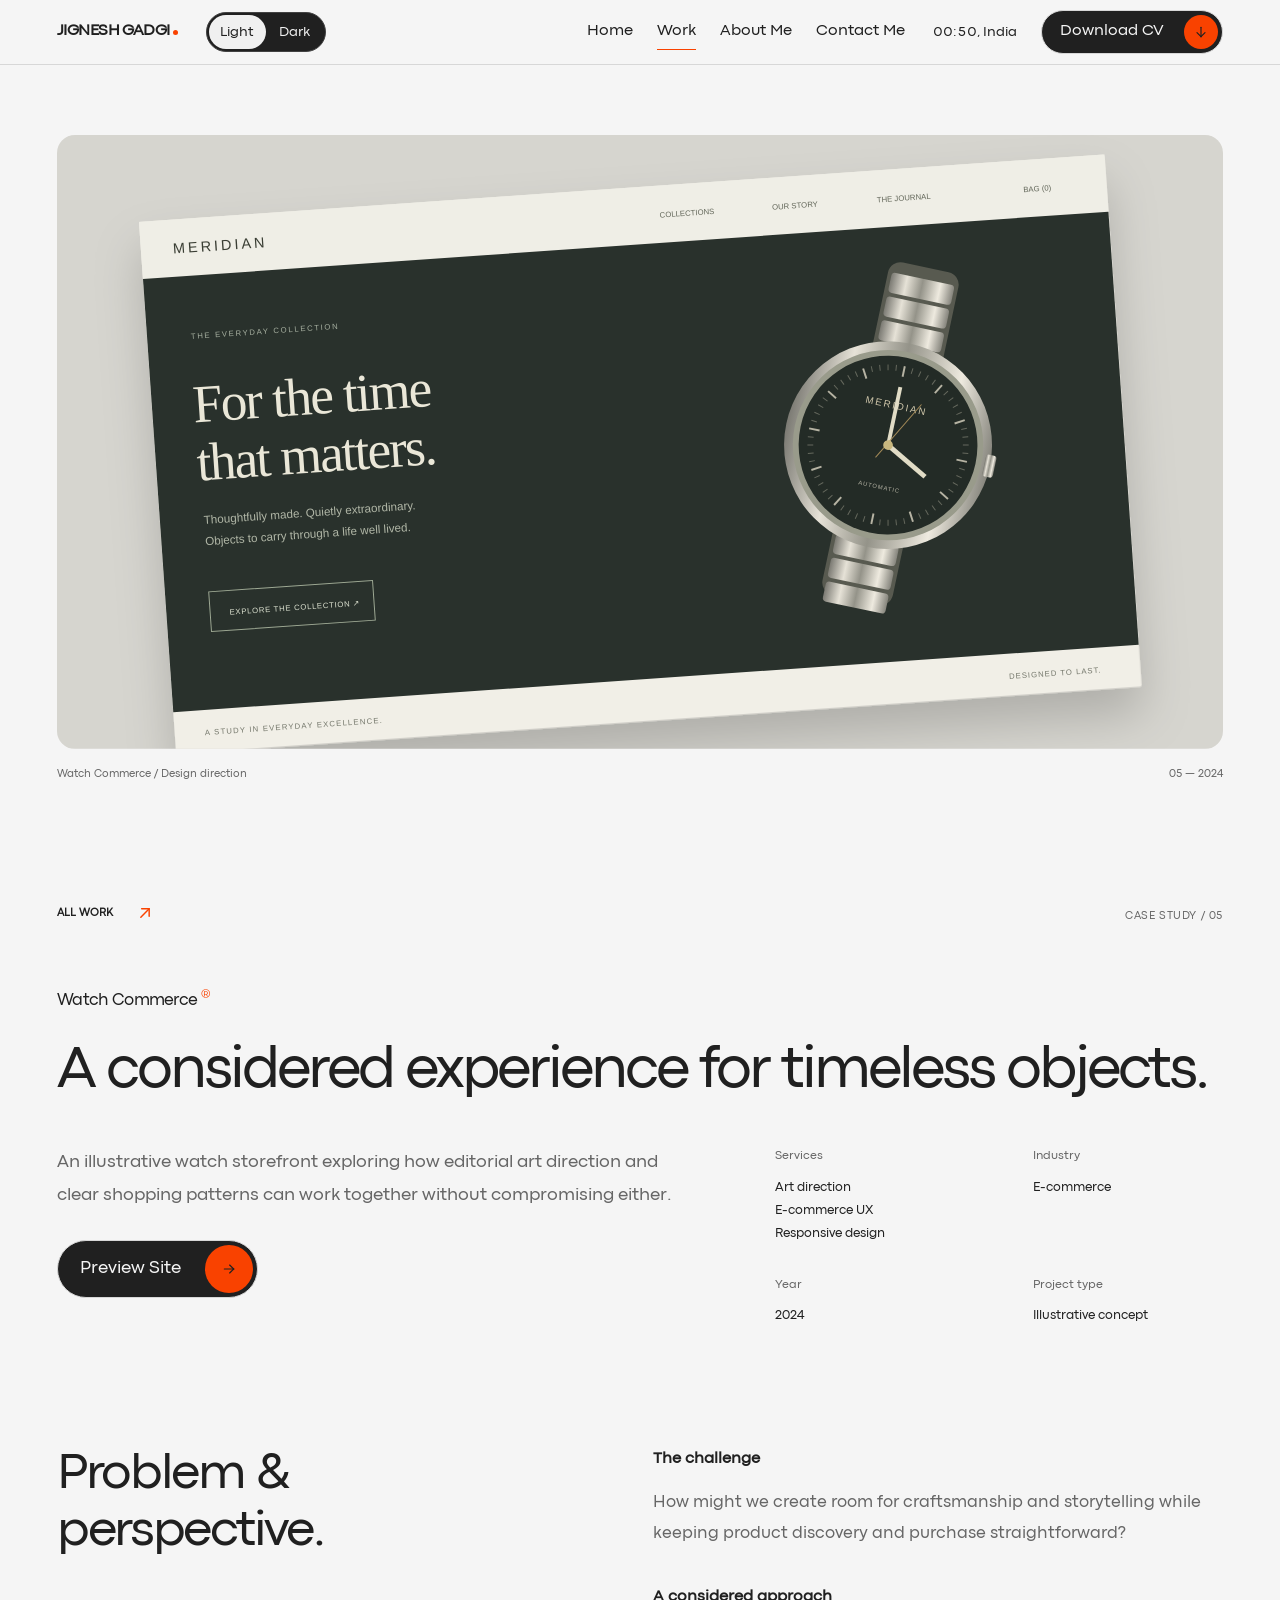
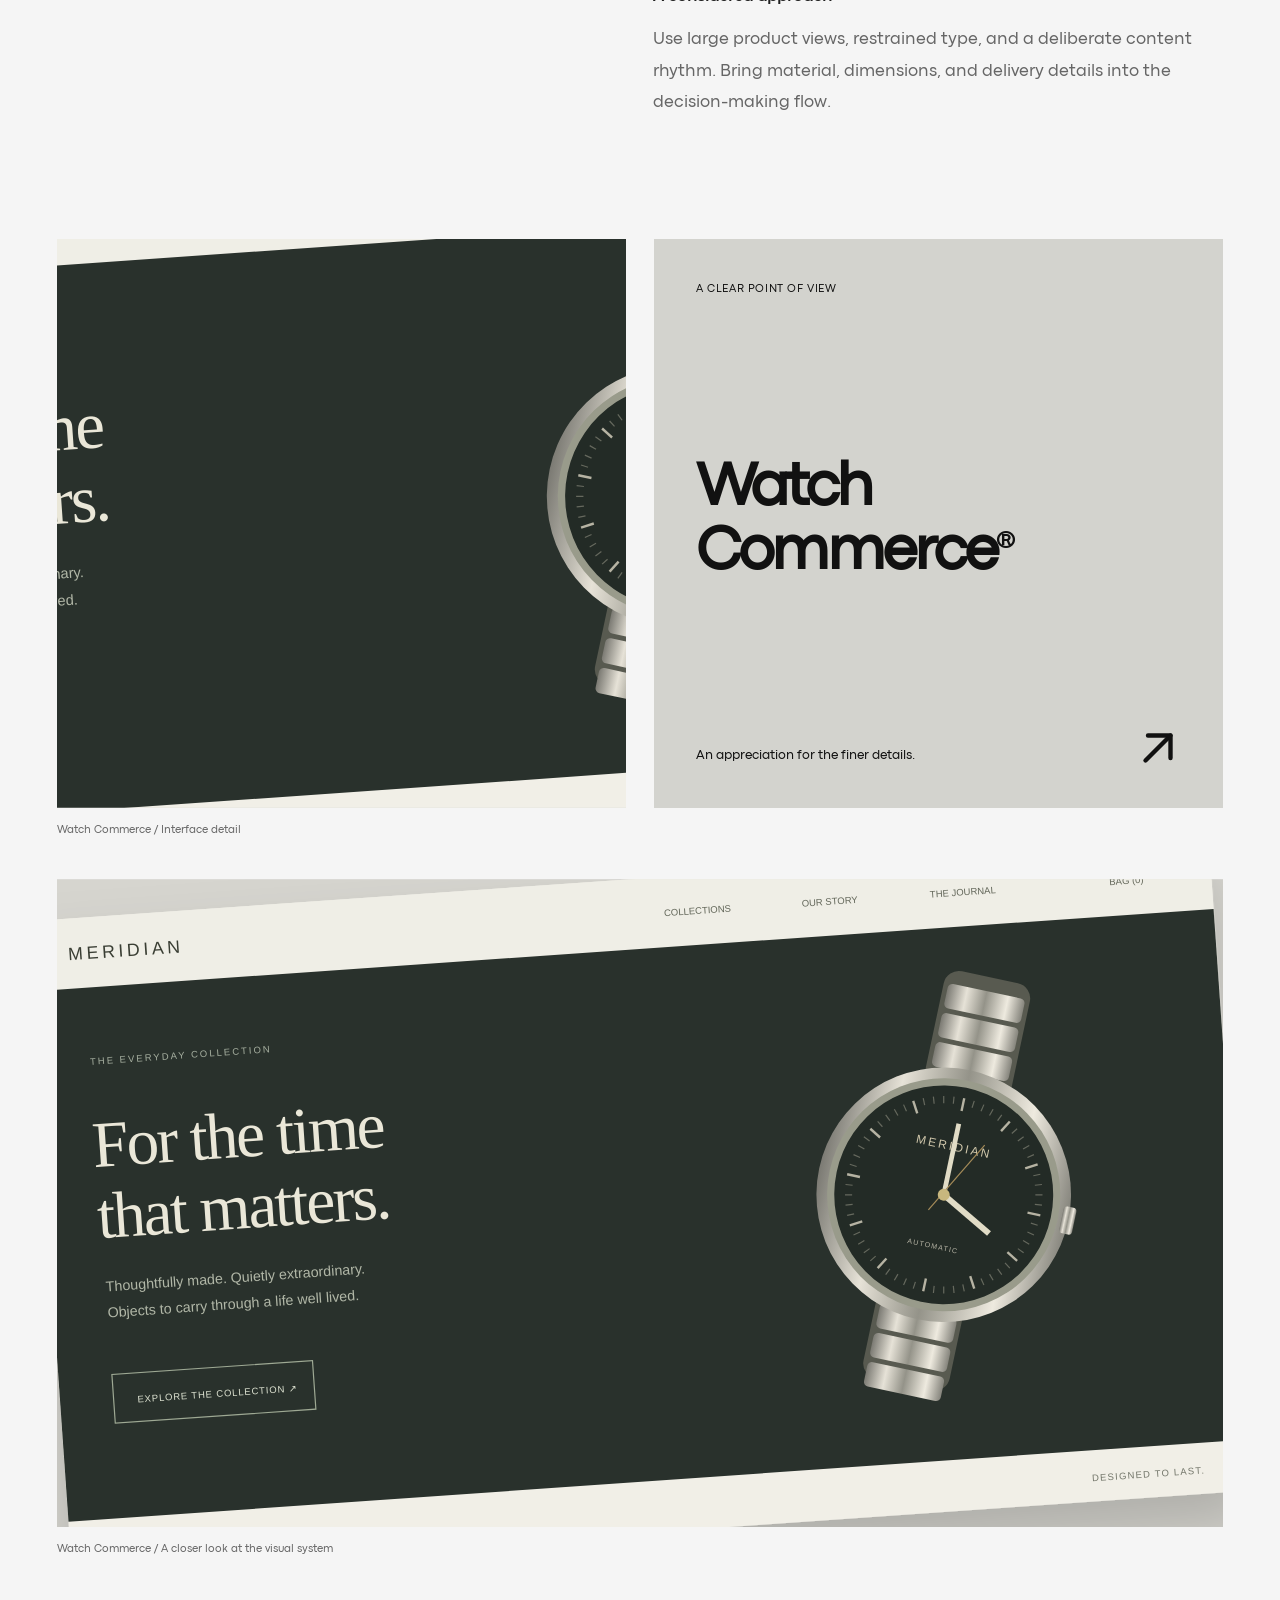
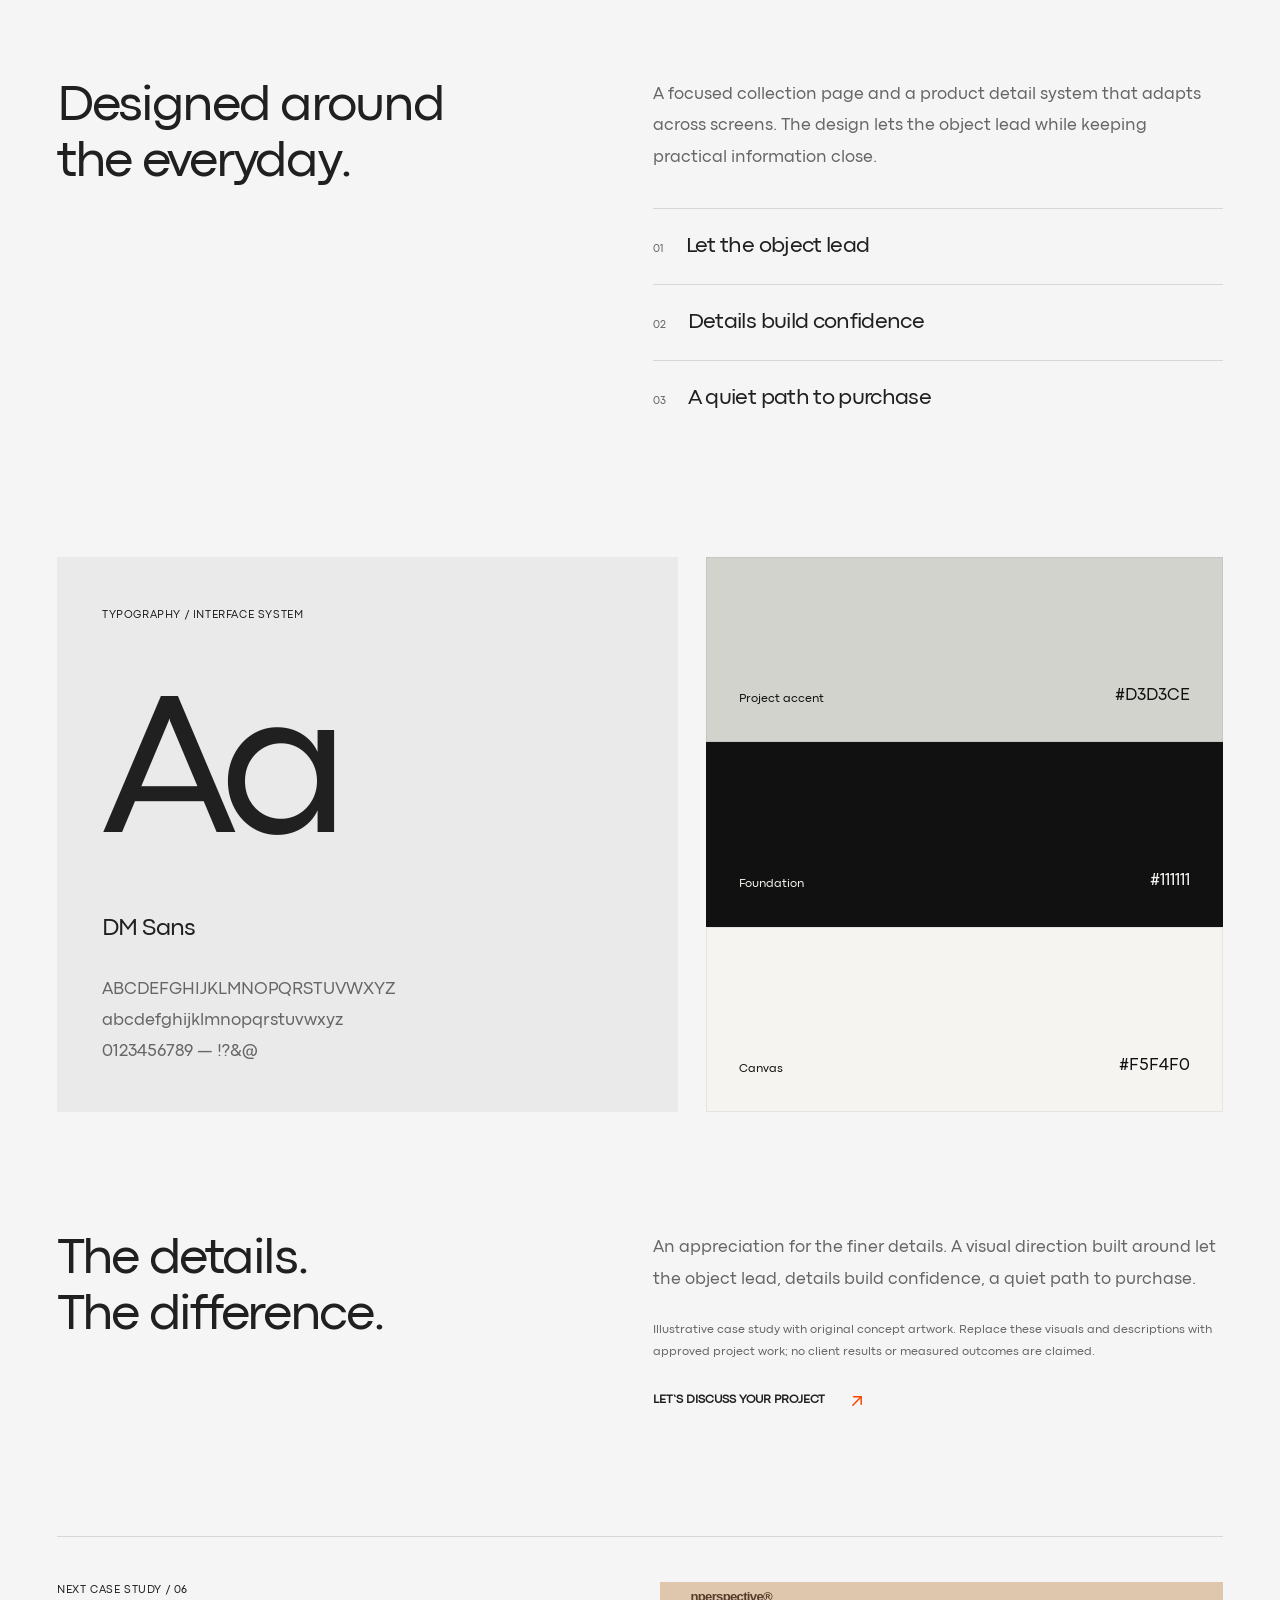
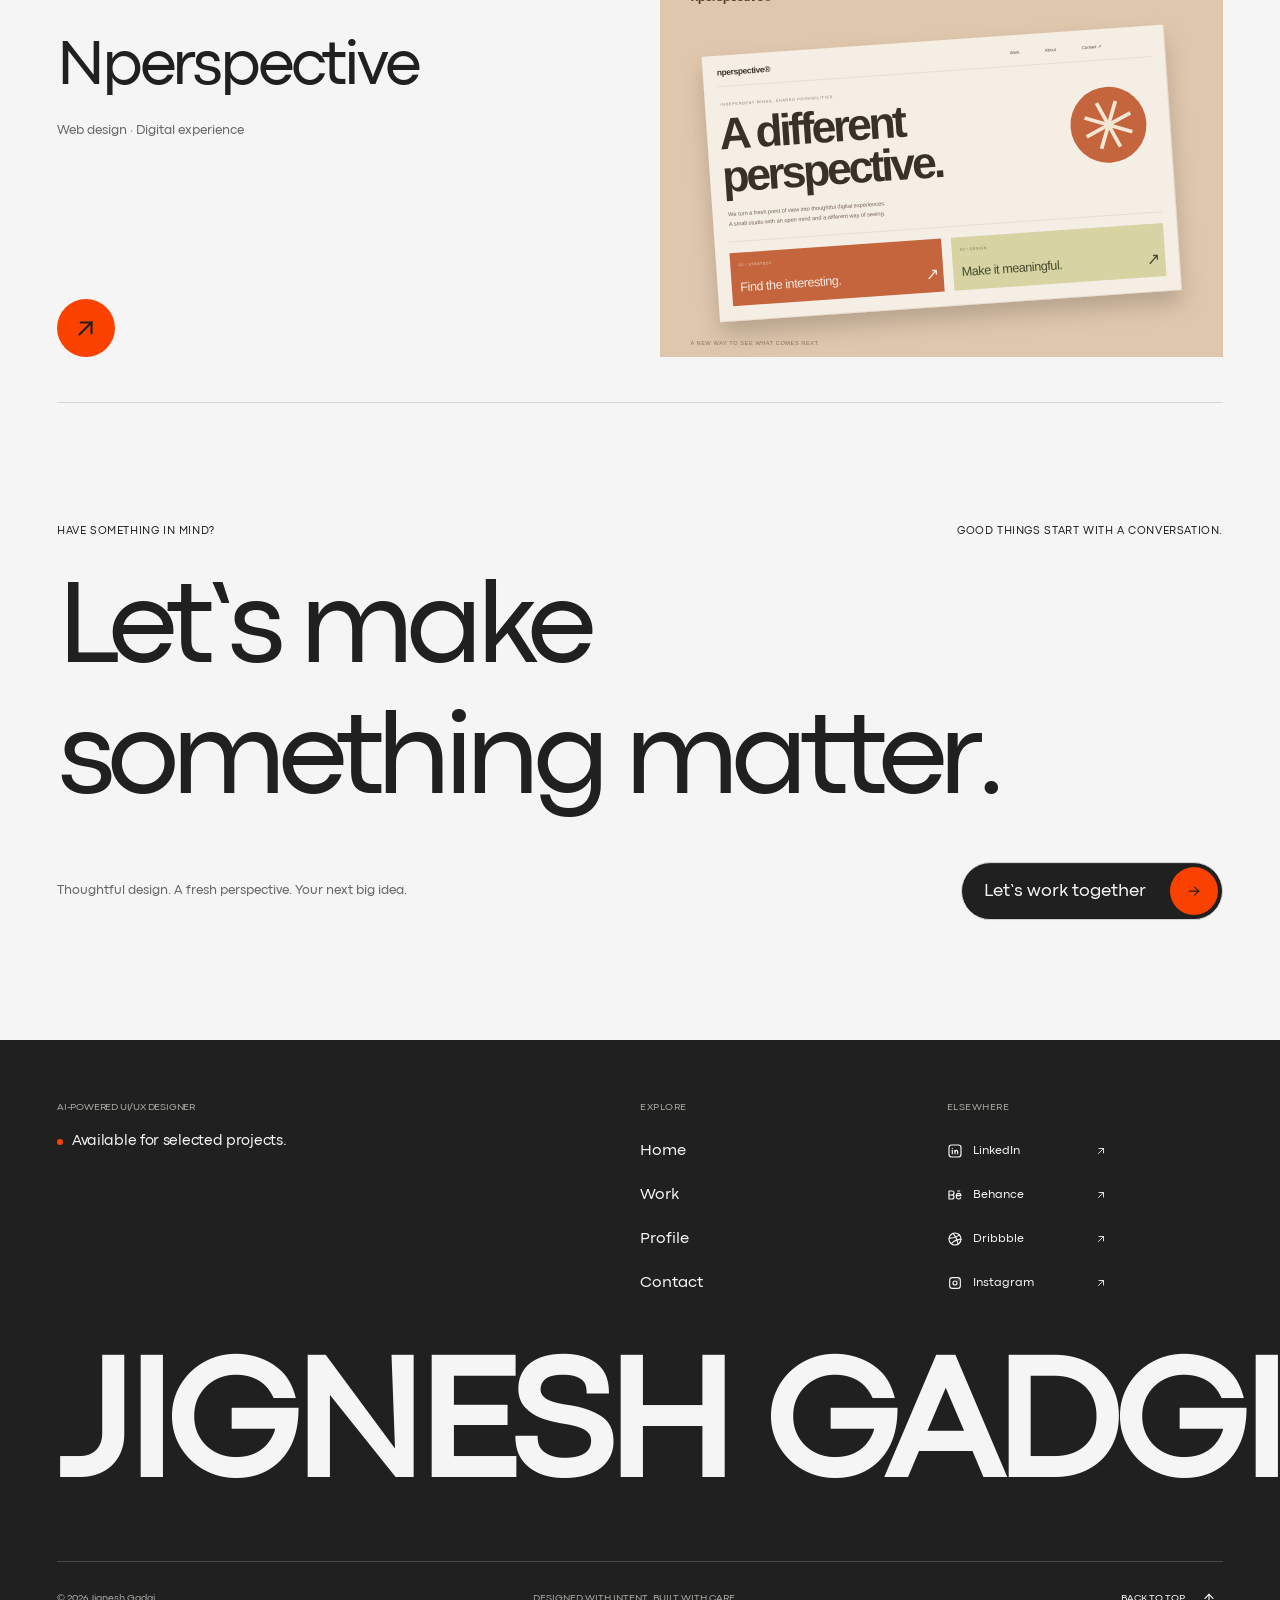
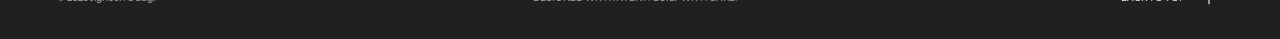
<file: projects/watch-commerce.html>
﻿<!doctype html>
<html lang="en"><head><meta charset="utf-8"><meta name="viewport" content="width=device-width,initial-scale=1"><meta name="theme-color" content="#f5f5f5"><script src="../js/theme.js"></script><title>Watch Commerce — Jignesh Gadgi</title><meta name="description" content="An illustrative watch storefront exploring how editorial art direction and clear shopping patterns can work together without compromising either."><link rel="canonical" href="https://example.com/projects/watch-commerce.html"><meta property="og:type" content="website"><meta property="og:site_name" content="Jignesh Gadgi"><meta property="og:title" content="Watch Commerce — Jignesh Gadgi"><meta property="og:description" content="An illustrative watch storefront exploring how editorial art direction and clear shopping patterns can work together without compromising either."><meta property="og:url" content="https://example.com/projects/watch-commerce.html"><meta property="og:image" content="https://example.com/assets/images/social-preview.png"><meta property="og:image:width" content="1200"><meta property="og:image:height" content="630"><meta name="twitter:card" content="summary_large_image"><meta name="twitter:title" content="Watch Commerce — Jignesh Gadgi"><meta name="twitter:description" content="An illustrative watch storefront exploring how editorial art direction and clear shopping patterns can work together without compromising either."><meta name="twitter:image" content="https://example.com/assets/images/social-preview.png"><link rel="preload" href="../assets/fonts/CodecPro-Regular.ttf" as="font" type="font/ttf" crossorigin><link rel="icon" href="../assets/icons/favicon.svg" type="image/svg+xml"><link rel="stylesheet" href="../css/reset.css"><link rel="stylesheet" href="../css/variables.css"><link rel="stylesheet" href="../css/global.css"><link rel="stylesheet" href="../css/hero.css"><link rel="stylesheet" href="../css/projects.css"><link rel="stylesheet" href="../css/services.css"><link rel="stylesheet" href="../css/profile.css"><link rel="stylesheet" href="../css/contact.css"><link rel="stylesheet" href="../css/footer.css"><link rel="stylesheet" href="../css/responsive.css"><link rel="stylesheet" href="../css/case-study.css"><link rel="stylesheet" href="../css/icons.css"><link rel="stylesheet" href="../css/selected-work.css">
<script type="application/ld+json">{"@context":"https://schema.org","@type":"Person","name":"Jignesh Gadgi","jobTitle":"AI-Powered UI/UX Designer","url":"https://example.com","sameAs":["https://www.linkedin.com/in/jignesh-ui-ux"],"knowsAbout":["User experience design","Product design","Design systems","Interaction design"]}</script>
<script defer src="../assets/vendor/gsap.min.js"></script><script defer src="../assets/vendor/ScrollTrigger.min.js"></script><script defer src="../js/content.js"></script><script defer src="../js/utils.js"></script><script defer src="../js/navigation.js"></script><script defer src="../js/animations.js"></script><script defer src="../js/cursor.js"></script><script defer src="../js/scroll.js"></script><script defer src="../js/projects.js"></script><script defer src="../js/transitions.js"></script><script defer src="../js/clock.js"></script><script defer src="../js/main.js"></script><noscript><style>.site-header .theme-toggle,.site-header .menu-toggle{display:none}.site-header .desktop-nav{display:flex;gap:12px;margin-left:auto}@media(max-width:767px){.site-header .nav-link{font-size:11px}.site-header .wordmark{font-size:11px}.site-header .header-inner{gap:8px}}</style></noscript><link rel="stylesheet" href="../css/navigation.css"><link rel="stylesheet" href="../css/theme.css"></head>
<body data-page="work"><a class="skip-link" href="#main">Skip to content</a><div class="scroll-progress" aria-hidden="true"></div>
  <header class="site-header"><div class="container header-inner">
    <a class="wordmark" href="../index.html" aria-label="Jignesh Gadgi — Home">JIGNESH GADGI<span class="wordmark-dot" aria-hidden="true"></span></a>
    <div class="theme-toggle" role="group" aria-label="Color theme"><button type="button" data-theme-mode="light" aria-pressed="true">Light</button><button type="button" data-theme-mode="dark" aria-pressed="false">Dark</button></div>
    <nav class="desktop-nav" aria-label="Main navigation"><a class="nav-link" href="../index.html">Home</a><a class="nav-link" href="../work.html" aria-current="page">Work</a><a class="nav-link" href="../profile.html">About Me</a><a class="nav-link" href="../contact.html">Contact Me</a></nav>
    <div class="header-tools"><p class="location-clock" data-location-clock aria-label="Local time in India"><time>--:--</time>, <span data-location>India</span></p><button class="header-cv" type="button" data-cv-unavailable title="CV coming soon">Download CV<svg aria-hidden="true" focusable="false"
  xmlns="http://www.w3.org/2000/svg"
  width="24"
  height="24"
  viewBox="0 0 24 24"
  fill="none"
  stroke="currentColor"
  stroke-width="2"
  stroke-linecap="round"
  stroke-linejoin="round"
  class="tabler-icon icon icon-tabler icons-tabler-outline icon-tabler-arrow-down"
>
  <path stroke="none" d="M0 0h24v24H0z" fill="none"/>
  <path d="M12 5l0 14" />
  <path d="M18 13l-6 6" />
  <path d="M6 13l6 6" />
</svg></button></div>
    <button class="menu-toggle" type="button" aria-expanded="false" aria-controls="mobile-menu" aria-label="Open navigation menu"><span class="menu-plus" aria-hidden="true"><svg aria-hidden="true" focusable="false"
  xmlns="http://www.w3.org/2000/svg"
  width="24"
  height="24"
  viewBox="0 0 24 24"
  fill="none"
  stroke="currentColor"
  stroke-width="2"
  stroke-linecap="round"
  stroke-linejoin="round"
  class="tabler-icon icon icon-tabler icons-tabler-outline icon-tabler-plus"
>
  <path stroke="none" d="M0 0h24v24H0z" fill="none"/>
  <path d="M12 5l0 14" />
  <path d="M5 12l14 0" />
</svg></span></button>
  </div></header>
  <div class="mobile-menu" id="mobile-menu" hidden><nav aria-label="Mobile navigation"><a class="mobile-link" href="../index.html"><span>Home</span><span class="eyebrow">01</span></a><a class="mobile-link" href="../work.html" aria-current="page"><span>Work</span><span class="eyebrow">02</span></a><a class="mobile-link" href="../profile.html"><span>About Me</span><span class="eyebrow">03</span></a><a class="mobile-link" href="../contact.html"><span>Contact Me</span><span class="eyebrow">04</span></a></nav><div class="mobile-menu-bottom"><p class="eyebrow"><span class="dot"></span>AVAILABLE FOR<br>SELECTED PROJECTS</p><p class="eyebrow">THOUGHTFUL DESIGN.<br>HUMAN AT HEART.</p></div></div><div class="page-wipe" aria-hidden="true">JG.</div><div class="cursor" aria-hidden="true"></div><main id="main" tabindex="-1"><article class="case-study">
  <figure class="case-cover"><a href="../assets/images/watch-commerce.svg" data-open-image data-cursor="OPEN" aria-label="Open Watch Commerce project overview"><img src="../assets/images/watch-commerce.svg" alt="Watch Commerce — complete interface concept" width="1200" height="900" fetchpriority="high" decoding="async"></a><figcaption><span>Watch Commerce / Design direction</span><span>05 — 2024</span></figcaption></figure>
  <header class="case-intro container">
    <div class="case-breadcrumb"><a class="text-link" href="../work.html">ALL WORK<span class="arrow" aria-hidden="true"><svg aria-hidden="true" focusable="false"
  xmlns="http://www.w3.org/2000/svg"
  width="24"
  height="24"
  viewBox="0 0 24 24"
  fill="none"
  stroke="currentColor"
  stroke-width="2"
  stroke-linecap="round"
  stroke-linejoin="round"
  class="tabler-icon icon icon-tabler icons-tabler-outline icon-tabler-arrow-up-right"
>
  <path stroke="none" d="M0 0h24v24H0z" fill="none"/>
  <path d="M17 7l-10 10" />
  <path d="M8 7l9 0l0 9" />
</svg></span></a><p class="eyebrow ">CASE STUDY / 05</p></div>
    <div class="case-intro-grid">
      <div><p class="case-client">Watch Commerce<span aria-hidden="true">®</span></p><h1 data-reveal>A considered experience for timeless objects.</h1></div>
      <div class="case-intro-aside"><div class="case-description"><p>An illustrative watch storefront exploring how editorial art direction and clear shopping patterns can work together without compromising either.</p><button class="preview-cta" type="button" disabled aria-label="Preview Site — link coming soon" title="Live preview link coming soon"><span class="preview-icon" aria-hidden="true"><svg aria-hidden="true" focusable="false"
  xmlns="http://www.w3.org/2000/svg"
  width="24"
  height="24"
  viewBox="0 0 24 24"
  fill="none"
  stroke="currentColor"
  stroke-width="2"
  stroke-linecap="round"
  stroke-linejoin="round"
  class="tabler-icon icon icon-tabler icons-tabler-outline icon-tabler-arrow-right"
>
  <path stroke="none" d="M0 0h24v24H0z" fill="none"/>
  <path d="M5 12l14 0" />
  <path d="M13 18l6 -6" />
  <path d="M13 6l6 6" />
</svg></span><span class="preview-label">Preview Site</span></button></div><dl class="case-facts"><div><dt>Services</dt><dd><span>Art direction</span><span>E-commerce UX</span><span>Responsive design</span></dd></div><div><dt>Industry</dt><dd>E-commerce</dd></div><div><dt>Year</dt><dd>2024</dd></div><div><dt>Project type</dt><dd>Illustrative concept</dd></div></dl></div>
    </div>
  </header>

  <div class="container">
    <section class="case-editorial"><h2 data-reveal>Problem &amp;<br>perspective.</h2><div class="case-editorial-copy" data-reveal><h3>The challenge</h3><p>How might we create room for craftsmanship and storytelling while keeping product discovery and purchase straightforward?</p><h3>A considered approach</h3><p>Use large product views, restrained type, and a deliberate content rhythm. Bring material, dimensions, and delivery details into the decision-making flow.</p></div></section>
    <div class="case-gallery"><figure class="case-gallery-item"><a href="../assets/images/watch-commerce-detail.svg" data-open-image data-cursor="OPEN" aria-label="Open Watch Commerce / Interface detail"><img src="../assets/images/watch-commerce-detail.svg" alt="Watch Commerce / Interface detail" width="1200" height="900" loading="lazy" decoding="async"></a><figcaption>Watch Commerce / Interface detail</figcaption></figure><div class="case-brand-panel" style="--project-color:#d3d3ce"><span class="eyebrow">A CLEAR POINT OF VIEW</span><p>Watch Commerce<span>®</span></p><span class="case-brand-caption">An appreciation for the finer details.</span><span class="case-brand-arrow" aria-hidden="true"><svg aria-hidden="true" focusable="false"
  xmlns="http://www.w3.org/2000/svg"
  width="24"
  height="24"
  viewBox="0 0 24 24"
  fill="none"
  stroke="currentColor"
  stroke-width="2"
  stroke-linecap="round"
  stroke-linejoin="round"
  class="tabler-icon icon icon-tabler icons-tabler-outline icon-tabler-arrow-up-right"
>
  <path stroke="none" d="M0 0h24v24H0z" fill="none"/>
  <path d="M17 7l-10 10" />
  <path d="M8 7l9 0l0 9" />
</svg></span></div><figure class="case-gallery-item is-wide"><a href="../assets/images/watch-commerce-system.svg" data-open-image data-cursor="OPEN" aria-label="Open Watch Commerce / A closer look at the visual system"><img src="../assets/images/watch-commerce-system.svg" alt="Watch Commerce / A closer look at the visual system" width="1200" height="900" loading="lazy" decoding="async"></a><figcaption>Watch Commerce / A closer look at the visual system</figcaption></figure></div>
    <section class="case-editorial"><h2 data-reveal>Designed around<br>the everyday.</h2><div class="case-editorial-copy" data-reveal><p>A focused collection page and a product detail system that adapts across screens. The design lets the object lead while keeping practical information close.</p><div class="case-values"><div><span>01</span><h3>Let the object lead</h3></div><div><span>02</span><h3>Details build confidence</h3></div><div><span>03</span><h3>A quiet path to purchase</h3></div></div></div></section>
    <section class="case-design-system"><div class="case-type-panel"><span class="eyebrow">TYPOGRAPHY / INTERFACE SYSTEM</span><p class="case-type-sample" aria-hidden="true">Aa</p><p class="case-type-family">DM Sans</p><p class="case-alphabet">ABCDEFGHIJKLMNOPQRSTUVWXYZ<br>abcdefghijklmnopqrstuvwxyz<br>0123456789 — !?&amp;@</p></div><div class="case-palette"><div style="background:#d3d3ce;color:#111"><span>Project accent</span><strong>#D3D3CE</strong></div><div style="background:#111;color:#f5f4f0"><span>Foundation</span><strong>#111111</strong></div><div style="background:#f5f4f0;color:#111"><span>Canvas</span><strong>#F5F4F0</strong></div></div></section>
    <section class="case-editorial case-conclusion"><h2 data-reveal>The details.<br>The difference.</h2><div class="case-editorial-copy" data-reveal><p>An appreciation for the finer details. A visual direction built around let the object lead, details build confidence, a quiet path to purchase.</p><p class="notice">Illustrative case study with original concept artwork. Replace these visuals and descriptions with approved project work; no client results or measured outcomes are claimed.</p><a class="text-link" href="../contact.html">LET’S DISCUSS YOUR PROJECT<span class="arrow" aria-hidden="true"><svg aria-hidden="true" focusable="false"
  xmlns="http://www.w3.org/2000/svg"
  width="24"
  height="24"
  viewBox="0 0 24 24"
  fill="none"
  stroke="currentColor"
  stroke-width="2"
  stroke-linecap="round"
  stroke-linejoin="round"
  class="tabler-icon icon icon-tabler icons-tabler-outline icon-tabler-arrow-up-right"
>
  <path stroke="none" d="M0 0h24v24H0z" fill="none"/>
  <path d="M17 7l-10 10" />
  <path d="M8 7l9 0l0 9" />
</svg></span></a></div></section>
    <a class="case-next" href="nperspective.html" data-cursor="VIEW"><div class="case-next-text"><span class="eyebrow">NEXT CASE STUDY / 06</span><h2>Nperspective</h2><p>Web design · Digital experience</p><span class="case-next-arrow" aria-hidden="true"><svg aria-hidden="true" focusable="false"
  xmlns="http://www.w3.org/2000/svg"
  width="24"
  height="24"
  viewBox="0 0 24 24"
  fill="none"
  stroke="currentColor"
  stroke-width="2"
  stroke-linecap="round"
  stroke-linejoin="round"
  class="tabler-icon icon icon-tabler icons-tabler-outline icon-tabler-arrow-up-right"
>
  <path stroke="none" d="M0 0h24v24H0z" fill="none"/>
  <path d="M17 7l-10 10" />
  <path d="M8 7l9 0l0 9" />
</svg></span></div><img src="../assets/images/nperspective.svg" alt="Nperspective preview" width="1200" height="900" loading="lazy"></a>
  </div>
  <dialog class="image-dialog" aria-label="Project artwork"><div class="image-dialog-top"><span class="eyebrow" data-image-caption>Watch Commerce / CONCEPT ARTWORK</span><button type="button" data-close-image aria-label="Close full-size image">CLOSE <svg aria-hidden="true" focusable="false"
  xmlns="http://www.w3.org/2000/svg"
  width="24"
  height="24"
  viewBox="0 0 24 24"
  fill="none"
  stroke="currentColor"
  stroke-width="2"
  stroke-linecap="round"
  stroke-linejoin="round"
  class="tabler-icon icon icon-tabler icons-tabler-outline icon-tabler-x"
>
  <path stroke="none" d="M0 0h24v24H0z" fill="none"/>
  <path d="M18 6l-12 12" />
  <path d="M6 6l12 12" />
</svg></button></div><img src="../assets/images/watch-commerce.svg" alt="Watch Commerce concept artwork" width="1200" height="900" loading="lazy"></dialog>
  </article><section class="contact-band container"><div class="contact-band-top" data-reveal><p class="eyebrow ">HAVE SOMETHING IN MIND?</p><p class="eyebrow ">GOOD THINGS START WITH A CONVERSATION.</p></div><div class="contact-band-link" data-reveal><h2>Let’s make<br>something matter.</h2></div><div class="contact-band-bottom" data-reveal><p>Thoughtful design. A fresh perspective. Your next big idea.</p><a class="preview-cta contact-cta" href="../contact.html"><span class="preview-icon" aria-hidden="true"><svg aria-hidden="true" focusable="false"
  xmlns="http://www.w3.org/2000/svg"
  width="24"
  height="24"
  viewBox="0 0 24 24"
  fill="none"
  stroke="currentColor"
  stroke-width="2"
  stroke-linecap="round"
  stroke-linejoin="round"
  class="tabler-icon icon icon-tabler icons-tabler-outline icon-tabler-arrow-right"
>
  <path stroke="none" d="M0 0h24v24H0z" fill="none"/>
  <path d="M5 12l14 0" />
  <path d="M13 18l6 -6" />
  <path d="M13 6l6 6" />
</svg></span><span class="preview-label">Let’s work together</span></a></div></section></main><footer class="site-footer"><div class="container"><div class="footer-top"><div class="footer-about"><p class="eyebrow ">AI-POWERED UI/UX DESIGNER</p><p><span class="dot"></span>Available for selected projects.</p></div><nav class="footer-nav" aria-label="Footer navigation"><p class="eyebrow ">EXPLORE</p><a class="nav-link" href="../index.html">Home</a><a class="nav-link" href="../work.html">Work</a><a class="nav-link" href="../profile.html">Profile</a><a class="nav-link" href="../contact.html">Contact</a></nav><div class="footer-socials"><p class="eyebrow ">ELSEWHERE</p><a class="social-link" href="https://www.linkedin.com/in/jignesh-ui-ux" target="_blank" rel="noopener noreferrer"><span class="social-name"><svg aria-hidden="true" focusable="false"
  xmlns="http://www.w3.org/2000/svg"
  width="24"
  height="24"
  viewBox="0 0 24 24"
  fill="none"
  stroke="currentColor"
  stroke-width="2"
  stroke-linecap="round"
  stroke-linejoin="round"
  class="tabler-icon icon icon-tabler icons-tabler-outline icon-tabler-brand-linkedin"
>
  <path stroke="none" d="M0 0h24v24H0z" fill="none"/>
  <path d="M8 11v5" />
  <path d="M8 8v.01" />
  <path d="M12 16v-5" />
  <path d="M16 16v-3a2 2 0 1 0 -4 0" />
  <path d="M3 7a4 4 0 0 1 4 -4h10a4 4 0 0 1 4 4v10a4 4 0 0 1 -4 4h-10a4 4 0 0 1 -4 -4z" />
</svg>LinkedIn</span><span class="arrow" aria-hidden="true"><svg aria-hidden="true" focusable="false"
  xmlns="http://www.w3.org/2000/svg"
  width="24"
  height="24"
  viewBox="0 0 24 24"
  fill="none"
  stroke="currentColor"
  stroke-width="2"
  stroke-linecap="round"
  stroke-linejoin="round"
  class="tabler-icon icon icon-tabler icons-tabler-outline icon-tabler-arrow-up-right"
>
  <path stroke="none" d="M0 0h24v24H0z" fill="none"/>
  <path d="M17 7l-10 10" />
  <path d="M8 7l9 0l0 9" />
</svg></span><span class="sr-only"> (opens in new tab)</span></a><button type="button" class="social-link" data-social-placeholder="Behance" aria-label="Behance profile, coming soon"><span class="social-name"><svg aria-hidden="true" focusable="false"
  xmlns="http://www.w3.org/2000/svg"
  width="24"
  height="24"
  viewBox="0 0 24 24"
  fill="none"
  stroke="currentColor"
  stroke-width="2"
  stroke-linecap="round"
  stroke-linejoin="round"
  class="tabler-icon icon icon-tabler icons-tabler-outline icon-tabler-brand-behance"
>
  <path stroke="none" d="M0 0h24v24H0z" fill="none"/>
  <path d="M3 18v-12h4.5a3 3 0 0 1 0 6a3 3 0 0 1 0 6h-4.5" />
  <path d="M3 12l4.5 0" />
  <path d="M14 13h7a3.5 3.5 0 0 0 -7 0v2a3.5 3.5 0 0 0 6.64 1" />
  <path d="M16 6l3 0" />
</svg>Behance</span><span class="arrow" aria-hidden="true"><svg aria-hidden="true" focusable="false"
  xmlns="http://www.w3.org/2000/svg"
  width="24"
  height="24"
  viewBox="0 0 24 24"
  fill="none"
  stroke="currentColor"
  stroke-width="2"
  stroke-linecap="round"
  stroke-linejoin="round"
  class="tabler-icon icon icon-tabler icons-tabler-outline icon-tabler-arrow-up-right"
>
  <path stroke="none" d="M0 0h24v24H0z" fill="none"/>
  <path d="M17 7l-10 10" />
  <path d="M8 7l9 0l0 9" />
</svg></span></button><button type="button" class="social-link" data-social-placeholder="Dribbble" aria-label="Dribbble profile, coming soon"><span class="social-name"><svg aria-hidden="true" focusable="false"
  xmlns="http://www.w3.org/2000/svg"
  width="24"
  height="24"
  viewBox="0 0 24 24"
  fill="none"
  stroke="currentColor"
  stroke-width="2"
  stroke-linecap="round"
  stroke-linejoin="round"
  class="tabler-icon icon icon-tabler icons-tabler-outline icon-tabler-brand-dribbble"
>
  <path stroke="none" d="M0 0h24v24H0z" fill="none"/>
  <path d="M12 12m-9 0a9 9 0 1 0 18 0a9 9 0 1 0 -18 0" />
  <path d="M9 3.6c5 6 7 10.5 7.5 16.2" />
  <path d="M6.4 19c3.5 -3.5 6 -6.5 14.5 -6.4" />
  <path d="M3.1 10.75c5 0 9.814 -.38 15.314 -5" />
</svg>Dribbble</span><span class="arrow" aria-hidden="true"><svg aria-hidden="true" focusable="false"
  xmlns="http://www.w3.org/2000/svg"
  width="24"
  height="24"
  viewBox="0 0 24 24"
  fill="none"
  stroke="currentColor"
  stroke-width="2"
  stroke-linecap="round"
  stroke-linejoin="round"
  class="tabler-icon icon icon-tabler icons-tabler-outline icon-tabler-arrow-up-right"
>
  <path stroke="none" d="M0 0h24v24H0z" fill="none"/>
  <path d="M17 7l-10 10" />
  <path d="M8 7l9 0l0 9" />
</svg></span></button><button type="button" class="social-link" data-social-placeholder="Instagram" aria-label="Instagram profile, coming soon"><span class="social-name"><svg aria-hidden="true" focusable="false"
  xmlns="http://www.w3.org/2000/svg"
  width="24"
  height="24"
  viewBox="0 0 24 24"
  fill="none"
  stroke="currentColor"
  stroke-width="2"
  stroke-linecap="round"
  stroke-linejoin="round"
  class="tabler-icon icon icon-tabler icons-tabler-outline icon-tabler-brand-instagram"
>
  <path stroke="none" d="M0 0h24v24H0z" fill="none"/>
  <path d="M4 8a4 4 0 0 1 4 -4h8a4 4 0 0 1 4 4v8a4 4 0 0 1 -4 4h-8a4 4 0 0 1 -4 -4z" />
  <path d="M9 12a3 3 0 1 0 6 0a3 3 0 0 0 -6 0" />
  <path d="M16.5 7.5v.01" />
</svg>Instagram</span><span class="arrow" aria-hidden="true"><svg aria-hidden="true" focusable="false"
  xmlns="http://www.w3.org/2000/svg"
  width="24"
  height="24"
  viewBox="0 0 24 24"
  fill="none"
  stroke="currentColor"
  stroke-width="2"
  stroke-linecap="round"
  stroke-linejoin="round"
  class="tabler-icon icon icon-tabler icons-tabler-outline icon-tabler-arrow-up-right"
>
  <path stroke="none" d="M0 0h24v24H0z" fill="none"/>
  <path d="M17 7l-10 10" />
  <path d="M8 7l9 0l0 9" />
</svg></span></button></div></div><p class="footer-name" aria-label="Jignesh Gadgi">JIGNESH GADGI</p><div class="footer-bottom"><span>© 2026 Jignesh Gadgi</span><span class="footer-credit">DESIGNED WITH INTENT. BUILT WITH CARE.</span><button class="back-top" data-back-top type="button">BACK TO TOP <svg aria-hidden="true" focusable="false"
  xmlns="http://www.w3.org/2000/svg"
  width="24"
  height="24"
  viewBox="0 0 24 24"
  fill="none"
  stroke="currentColor"
  stroke-width="2"
  stroke-linecap="round"
  stroke-linejoin="round"
  class="tabler-icon icon icon-tabler icons-tabler-outline icon-tabler-arrow-up"
>
  <path stroke="none" d="M0 0h24v24H0z" fill="none"/>
  <path d="M12 5l0 14" />
  <path d="M18 11l-6 -6" />
  <path d="M6 11l6 -6" />
</svg></button></div></div></footer><div class="toast" role="status" aria-live="polite"></div></body></html>
</file>
<file: css/variables.css>
@font-face { font-family: 'Codec Pro'; src: url('../assets/fonts/CodecPro-Regular.ttf') format('truetype'); font-weight: 400; font-style: normal; font-display: swap; }
@font-face { font-family: 'Codec Pro'; src: url('../assets/fonts/CodecPro-Italic.ttf') format('truetype'); font-weight: 400; font-style: italic; font-display: swap; }
:root {
    --font-heading: 'Codec Pro', Arial, Helvetica, sans-serif;
    --font-body: 'Codec Pro', Arial, Helvetica, sans-serif;
    --ink: #202020;
    --paper: #f5f5f5;
    --secondary: #eaeaea;
    --muted: #666666;
    --line: #d7d7d7;
    --accent: #f94200;
    --container: 1440px;
    --gutter: clamp(24px, 4.45vw, 64px);
    --grid-columns: 12;
    --section-space: 120px;
    --ease: cubic-bezier(.22, 1, .36, 1);
}
</file>
<file: css/global.css>
﻿h1, h2, h3, h4, h5, h6, .page-title, .section-heading, .wordmark, .footer-name, .loader-mark, .page-wipe { font-family: var(--font-heading); }
body {
    background: var(--paper);
    color: var(--ink);
    font-family: var(--font-body);
    font-size: 16px;
    line-height: 1.6;
    -webkit-font-smoothing: antialiased
}

body.menu-open {
    overflow: hidden
}

button {
    background: none
}

button:disabled {
    cursor: wait
}

a,
button,
input,
textarea,
select {
    touch-action: manipulation
}

:focus-visible {
    outline: 2px solid #348522;
    outline-offset: 6px
}

input:focus-visible,
textarea:focus-visible,
select:focus-visible {
    outline-offset: 0
}

.container {
    width: min(100%, var(--container));
    margin-inline: auto;
    padding-inline: var(--gutter)
}

.section {
    padding-block: var(--section-space)
}

.eyebrow {
    font-family: var(--font-body);
    font-size: 11px;
    font-weight: 400;
    letter-spacing: .055em;
    line-height: 1.5;
    text-transform: uppercase
}

.muted {
    color: var(--muted)
}

.dot {
    display: inline-block;
    width: 6px;
    height: 6px;
    margin-right: 9px;
    background: var(--accent);
    border-radius: 50%;
    box-shadow: 0 0 0 3px rgb(249 66 0 / 12%)
}

.arrow {
    display: inline-block;
    font-family: var(--font-body);
    font-weight: 400
}

.section-heading {
    font-size: clamp(42px, 6.4vw, 90px);
    font-weight: 600;
    letter-spacing: -.065em;
    line-height: 1.05
}

.section-top {
    display: flex;
    align-items: flex-end;
    justify-content: space-between;
    gap: 32px;
    margin-bottom: 48px
}

.section-top .eyebrow {
    margin-bottom: 18px
}

.section-top p {
    max-width: 305px;
    font-size: 14px;
    line-height: 1.7
}

.section-index {
    vertical-align: top;
    display: inline-block;
    font-family: var(--font-body);
    font-size: 13px;
    letter-spacing: 0;
    margin: 10px 0 0 10px
}

.button {
    display: inline-flex;
    align-items: center;
    justify-content: space-between;
    gap: 30px;
    padding: 15px 23px;
    border-radius: 40px;
    border: 1px solid var(--ink);
    font-size: 11px;
    font-weight: 600;
    letter-spacing: .025em;
    white-space: nowrap;
    transition: background .35s, color .35s, box-shadow .35s
}

.button-primary {
    background: var(--ink);
    color: var(--paper)
}

.button-primary:hover {
    background: #34352f
}

.button-secondary:hover {
    background: var(--ink);
    color: var(--paper)
}

.button .arrow {
    font-size: 19px;
    line-height: 1;
    transition: transform .35s var(--ease)
}

.button:hover .arrow {
    transform: translate(3px, -2px)
}

.button:active {
    box-shadow: inset 0 0 0 2px var(--accent)
}

.text-link {
    display: inline-flex;
    align-items: center;
    gap: 22px;
    font-size: 12px;
    font-weight: 600;
    padding-bottom: 5px;
    position: relative
}

.text-link::after,
.nav-link::after {
    content: '';
    position: absolute;
    bottom: 0;
    left: 0;
    width: 100%;
    height: 1px;
    background: currentColor;
    transform: scaleX(0);
    transform-origin: left;
    transition: transform .35s var(--ease)
}

.text-link:hover::after,
.nav-link:hover::after {
    transform: scaleX(1)
}

.text-link .arrow {
    font-size: 20px;
    transition: transform .3s
}

.text-link:hover .arrow {
    transform: translate(3px, -3px)
}

.skip-link {
    position: fixed;
    top: 8px;
    left: 12px;
    z-index: 1000;
    padding: 12px 20px;
    background: var(--ink);
    color: white;
    transform: translateY(-160%)
}

.skip-link:focus {
    transform: none
}

.page-intro {
    padding-top: 180px;
    padding-bottom: 70px
}

.page-intro .eyebrow {
    margin-bottom: 34px
}

.page-title {
    font-size: clamp(70px, 13vw, 180px);
    line-height: .98;
    font-weight: 600;
    letter-spacing: -.075em
}

.page-deck {
    font-size: clamp(18px, 2.2vw, 27px);
    line-height: 1.5;
    letter-spacing: -.035em;
    max-width: 580px;
    margin-top: 38px
}

.intro-bottom {
    display: flex;
    align-items: flex-end;
    justify-content: space-between;
    gap: 32px
}

.rule {
    border-top: 1px solid var(--line)
}

.split-section {
    display: grid;
    grid-template-columns: 1fr 2fr;
    gap: 60px
}

.large-copy {
    font-size: clamp(26px, 3.4vw, 47px);
    line-height: 1.35;
    letter-spacing: -.045em;
    font-weight: 400
}

.body-copy {
    max-width: 650px;
    color: var(--muted);
    line-height: 1.85
}

.body-copy p+p {
    margin-top: 24px
}

.pill {
    display: inline-block;
    border: 1px solid var(--line);
    border-radius: 30px;
    padding: 7px 13px;
    font-size: 10px
}

.tag-row {
    display: flex;
    flex-wrap: wrap;
    gap: 7px
}

.scroll-progress {
    position: fixed;
    top: 0;
    left: 0;
    width: 100%;
    height: 2px;
    background: var(--ink);
    transform: scaleX(0);
    transform-origin: left;
    z-index: 120;
    pointer-events: none
}

.cursor {
    display: none;
    position: fixed;
    top: 0;
    left: 0;
    z-index: 150;
    pointer-events: none;
    width: 12px;
    height: 12px;
    margin: -6px;
    border-radius: 50%;
    background: var(--ink);
    color: var(--paper);
    align-items: center;
    justify-content: center;
    font: 10px var(--font-body);
    opacity: 0
}

.cursor.active {
    display: flex
}

.cursor.is-label {
    background: var(--accent);
    color: var(--ink)
}

.page-wipe {
    position: fixed;
    inset: 0;
    background: var(--ink);
    z-index: 200;
    pointer-events: none;
    transform: translateY(101%);
    display: grid;
    place-items: center;
    color: var(--paper);
    font-size: 40px;
    letter-spacing: -3px
}

.loader {
    display: none;
    position: fixed;
    inset: 0;
    z-index: 210;
    background: var(--ink);
    color: var(--paper);
    padding: var(--gutter);
    align-items: center;
    justify-content: center
}

.loader-mark {
    font-size: 90px;
    letter-spacing: -9px
}

.loader-bottom {
    position: absolute;
    bottom: 40px;
    left: var(--gutter);
    right: var(--gutter);
    display: flex;
    justify-content: space-between
}

.loader-line {
    position: absolute;
    bottom: 0;
    height: 3px;
    background: var(--accent);
    left: 0;
    width: 0
}

.toast {
    position: fixed;
    left: 50%;
    bottom: 28px;
    transform: translate(-50%, 20px);
    padding: 15px 24px;
    border-radius: 40px;
    background: var(--ink);
    color: white;
    font-size: 13px;
    max-width: calc(100% - 32px);
    width: max-content;
    opacity: 0;
    visibility: hidden;
    z-index: 160;
    box-shadow: 0 4px 24px #0002
}

.toast.visible {
    opacity: 1;
    visibility: visible;
    transform: translate(-50%, 0)
}

.line-mask {
    display: block;
    overflow: hidden;
    padding-bottom: .12em;
    margin-bottom: -.12em
}

.line-inner {
    display: block
}

.word-mask {
    display: inline-block;
    overflow: hidden;
    vertical-align: top;
    padding-bottom: .15em;
    margin-bottom: -.15em
}

.word-inner {
    display: inline-block
}

.character {
    display: inline-block
}

.sr-only {
    position: absolute;
    width: 1px;
    height: 1px;
    padding: 0;
    margin: -1px;
    overflow: hidden;
    clip: rect(0, 0, 0, 0);
    white-space: nowrap;
    border: 0
}

.empty-space {
    height: 20px
}

noscript .notice {
    padding: 12px;
    background: var(--secondary);
    text-align: center;
    font-size: 12px
}

.notice {
    font-size: 12px;
    line-height: 1.65;
    color: var(--muted)
}.page-wipe{visibility:hidden}

/* Share the 120px spacing across page sections and their responsive layouts. */
#main > .section,
#main > .testimonial,
#main > .contact-band,
#main .case-editorial {
    padding-block: var(--section-space);
}

/* Adjacent plain sections share one gap. */
#main > .section + .section {
    padding-top: 0;
}

#main > .page-intro,
#main > .contact-layout {
    padding-bottom: var(--section-space);
}

#main > .page-intro + .section {
    padding-top: 0;
}

#main .intro-statement {
    padding-top: var(--section-space);
}
#main > .hero,
#main > .home-work,
#main > .section:has(+ .testimonial) {
    padding-bottom: 0;
}

#main > .testimonial + .contact-band {
    padding-top: 0;
}

#main > .profile-art {
    margin-top: 0;
}

#main .case-intro {
    padding-top: var(--section-space);
}
/* The statistics replace the hero metadata without leaving its empty space. */
#main > .hero { min-height: auto; }
#main > .hero .hero-bottom { margin-bottom: 0; }
#main > .section:has(+ [hidden] + .testimonial) { padding-bottom: 0; }
</file>
<file: css/hero.css>
﻿.hero{position:relative;min-height:min(960px,100svh);padding-top:clamp(145px,13vw,190px);padding-bottom:28px;display:flex;flex-direction:column}.hero-topline{display:flex;justify-content:space-between;align-items:center;margin-bottom:42px}.hero-topline .edition{color:var(--muted);font-size:10px}.hero-title{font-size:clamp(65px,9.15vw,132px);font-weight:600;line-height:1.02;letter-spacing:-.06em;position:relative;z-index:1;width:max-content;max-width:100%}.hero-title .outline-word{color:var(--muted)}.hero-bottom{display:grid;grid-template-columns:1fr 1fr;align-items:end;gap:50px;margin-top:46px;margin-bottom:64px}.hero-description{font-size:17px;line-height:1.8;max-width:450px;letter-spacing:-.025em}.hero-actions{display:flex;align-items:center;gap:24px;flex-wrap:wrap}.hero-actions .text-link{font-size:10px;gap:12px}.hero-meta{display:flex;justify-content:space-between;align-items:center;border-top:1px solid var(--line);padding-top:20px;margin-top:auto;gap:20px}.hero-meta-group{display:flex;gap:40px}.hero-meta .eyebrow{font-size:10px}.hero-meta .scroll-cue{display:flex;gap:14px;align-items:center}.hero-art{position:absolute;right:var(--gutter);top:180px;width:260px;height:240px;pointer-events:none}.hero-art canvas{width:100%;height:100%;position:absolute;inset:0}.hero-art .art-fallback{width:100%;height:100%;object-fit:contain;opacity:.5}.hero-art.ready .art-fallback{display:none}.art-caption{position:absolute;bottom:2px;right:0;font-size:8px;letter-spacing:.12em;color:var(--muted)}.home-work{padding-top:100px}.intro-statement{padding-top:90px;border-top:1px solid var(--line)}.intro-statement .large-copy{max-width:900px}.intro-statement .text-link{margin-top:35px}.intro-statement .eyebrow{margin-top:8px}.testimonial{background:var(--secondary);padding-block:90px}.testimonial-inner{display:grid;grid-template-columns:1fr 2fr;gap:60px}.testimonial blockquote{font-size:clamp(27px,3.3vw,45px);line-height:1.35;letter-spacing:-.045em}.quote-mark{font-size:80px;line-height:.8;margin-bottom:22px;display:block;font-family: var(--font-body)}.quote-credit{display:flex;align-items:center;gap:15px;margin-top:30px;font-size:11px}.quote-credit::before{content:'';height:1px;width:28px;background:var(--ink)}.quote-label{font-size:10px;color:var(--muted);margin-top:12px}
</file>
<file: css/projects.css>
﻿.project-grid{display:grid;grid-template-columns:1fr 1fr;gap:65px 24px}.project-card{min-width:0}.project-link{display:block}.project-visual{position:relative;overflow:hidden;background:var(--secondary);aspect-ratio:1.32}.project-visual img{height:100%;width:100%;object-fit:cover;transition:filter .5s}.project-image-motion{height:100%;width:100%}.project-badge{position:absolute;top:20px;left:20px;font-size:9px;letter-spacing:.025em;background:var(--paper);border-radius:20px;padding:7px 12px}.project-open{position:absolute;right:20px;bottom:20px;width:38px;height:38px;display:grid;place-items:center;background:var(--paper);border-radius:50%;font-size:20px;transform:translateY(65px);transition:transform .4s var(--ease)}.project-link:hover .project-open,.project-link:focus-visible .project-open{transform:translateY(0)}.project-caption{padding-top:20px;border-bottom:1px solid var(--line);padding-bottom:21px;position:relative}.project-caption::after{content:'';position:absolute;bottom:-1px;left:0;width:100%;height:1px;background:var(--ink);transform:scaleX(0);transform-origin:left;transition:transform .6s var(--ease)}.project-link:hover .project-caption::after{transform:scaleX(1)}.project-heading{display:flex;align-items:baseline;justify-content:space-between;gap:15px}.project-heading h3{font-size:clamp(24px,2.4vw,35px);line-height:1.2;letter-spacing:-.055em;font-weight:600}.project-heading>.arrow{font-size:25px}.project-subline{display:flex;align-items:center;justify-content:space-between;gap:16px;margin-top:12px;color:var(--muted);font-size:10px}.project-description{font-size:12px;color:var(--muted);margin-top:10px}.project-services{margin-top:13px;font-size:9px;color:var(--muted)}.project-number{font-family: var(--font-body);font-size:11px;margin-right:12px;vertical-align:middle;letter-spacing:0;color:var(--muted)}.archive-bottom{display:flex;justify-content:space-between;align-items:center;padding-top:40px}.archive-bottom .notice{font-size:10px}.view-toggle{display:flex;gap:4px;border:1px solid var(--line);border-radius:40px;padding:4px;flex-shrink:0}.view-toggle button{border-radius:30px;display:flex;align-items:center;gap:9px;padding:10px 17px;font-size:10px}.view-toggle button[aria-pressed=true]{background:var(--ink);color:var(--paper)}.view-toggle svg{width:12px;height:12px}.archive-controls{display:flex;align-items:center;justify-content:space-between;padding:24px 0;border-top:1px solid var(--line);margin-bottom:24px}.archive-controls .eyebrow{color:var(--muted)}.project-grid.is-list{grid-template-columns:1fr;gap:0}.is-list .project-link{display:grid;grid-template-columns:170px 1fr;gap:35px;align-items:center;padding:25px 0;border-bottom:1px solid var(--line)}.is-list .project-visual{aspect-ratio:1.5}.is-list .project-badge,.is-list .project-open{display:none}.is-list .project-caption{border:0;padding:0}.is-list .project-heading h3{font-size:clamp(28px,4vw,54px)}.is-list .project-description,.is-list .project-services{display:none}.is-list .project-subline{margin-top:15px}.project-intro{padding-top:162px;padding-bottom:55px}.back-link{margin-bottom:38px}.project-intro h1{font-size:clamp(52px,7.7vw,110px);line-height:1.05;letter-spacing:-.065em;font-weight:600}.project-intro .project-lead{font-size:clamp(20px,2.5vw,32px);letter-spacing:-.04em;margin-top:24px}.project-facts{display:grid;grid-template-columns:1fr 1fr 2fr;gap:28px;border-top:1px solid var(--line);padding-top:25px;margin-top:48px}.project-facts dt{margin-bottom:10px;color:var(--muted)}.project-facts dd{font-size:12px}.case-hero{overflow:hidden;background:var(--secondary)}.case-hero img{width:100%;height:auto;aspect-ratio:1.65;object-fit:cover}.case-section{display:grid;grid-template-columns:1fr 2fr;gap:60px;padding:75px 0;border-bottom:1px solid var(--line)}.case-section h2{font-size:clamp(27px,3vw,40px);font-weight:500;letter-spacing:-.045em;line-height:1.25;margin-bottom:20px}.case-section p{font-size:17px;line-height:1.9;color:var(--muted);max-width:690px}.case-principles{display:grid;grid-template-columns:repeat(3,1fr);gap:30px;padding:60px 0 90px}.case-principles article{border-top:1px solid var(--ink);padding-top:20px}.case-principles h3{font-size:23px;font-weight:500;letter-spacing:-.04em;line-height:1.4;margin-top:28px}.next-project{background:var(--secondary);padding-block:65px}.next-project-link{display:flex;justify-content:space-between;align-items:center;margin-top:22px}.next-project h2{font-size:clamp(36px,6vw,80px);line-height:1.1;letter-spacing:-.06em;font-weight:500}.next-project .arrow{font-size:60px}

/* Accessible native dialog, enhanced from an ordinary image link. */
.image-dialog{width:calc(100% - 40px);max-width:1200px;max-height:92svh;margin:auto;padding:18px;border:0;background:var(--paper);color:var(--ink)}.image-dialog::backdrop{background:rgb(17 17 17 / 85%)}.image-dialog-top{display:flex;justify-content:space-between;align-items:center;gap:20px;margin-bottom:15px}.image-dialog-top .eyebrow{font-size:10px}.image-dialog-top button{display:flex;align-items:center;gap:12px;font-size:10px;min-height:32px}.image-dialog-top button span{font-size:23px}.image-dialog>img{width:100%;max-height:80svh;object-fit:contain}.case-hero>a{display:block}
</file>
<file: css/services.css>
.services-intro .page-title {
    font-size: clamp(75px, 12.5vw, 170px)
}

.service-list {
    border-top: 1px solid var(--line)
}

.service-row {
    border-bottom: 1px solid var(--line);
    transition: background .4s
}

.service-row summary {
    list-style: none;
    cursor: pointer;
    display: grid;
    grid-template-columns: 65px 1fr 50px;
    align-items: center;
    gap: 20px;
    padding: 33px 12px
}

.service-row summary::-webkit-details-marker {
    display: none
}

.service-row summary h2,
.service-row summary h3 {
    font-size: clamp(28px, 4.1vw, 58px);
    font-weight: 500;
    letter-spacing: -.055em;
    line-height: 1.2
}

.service-row summary>.arrow {
    font-size: 35px;
    justify-self: end;
    transition: transform .4s
}

.service-row[open] summary>.arrow {
    transform: rotate(90deg)
}

.service-row:hover {
    background: var(--secondary)
}

.service-body {
    padding: 0 75px 35px 97px;
    max-width: 840px
}

.service-body h3 {
    font-size: 20px;
    font-weight: 500;
    letter-spacing: -.03em;
    margin-bottom: 14px
}

.service-body p {
    color: var(--muted);
    font-size: 15px;
    line-height: 1.85
}

.service-body .eyebrow {
    font-size: 10px;
    margin-top: 20px
}

.home-services .section-top {
    margin-bottom: 35px
}

.home-services .service-row summary {
    padding-block: 26px
}

.home-services .service-row summary h3 {
    font-size: clamp(28px, 3.9vw, 52px)
}

.process-grid {
    display: grid;
    grid-template-columns: repeat(4, 1fr);
    gap: 30px;
    margin-top: 50px
}

.process-item {
    border-top: 1px solid var(--line);
    padding-top: 18px
}

.process-item h3 {
    font-size: 23px;
    letter-spacing: -.045em;
    margin-top: 35px;
    font-weight: 500
}

.process-item p {
    font-size: 13px;
    color: var(--muted);
    margin-top: 15px;
    line-height: 1.8
}
</file>
<file: css/profile.css>
﻿.profile-title {
    font-size: clamp(46px, 6.7vw, 94px);
    line-height: 1.1;
    letter-spacing: -.065em;
    font-weight: 500
}

.profile-intro .page-deck {
    margin-left: auto;
    margin-top: 45px;
    max-width: 590px
}

.profile-art {
    background: #e5e3db;
    display: grid;
    grid-template-columns: 1.2fr 1fr;
    min-height: 470px;
    margin-top: 15px
}

.profile-art-visual {
    position: relative;
    overflow: hidden;
    display: grid;
    place-items: center;
    background: var(--ink);
    color: var(--paper)
}

.profile-monogram {
    font-size: clamp(160px, 25vw, 350px);
    font-weight: 600;
    letter-spacing: -.13em;
    line-height: 1;
    padding-right: .13em
}

.profile-art-visual::before {
    content: '';
    position: absolute;
    width: 65%;
    aspect-ratio: 1;
    border: 1px solid #ffffff30;
    border-radius: 50%;
    transform: rotate(-25deg) scaleY(.6)
}

.profile-art-visual::after {
    content: 'HUMAN IDEAS. DIGITAL POSSIBILITIES.';
    position: absolute;
    left: 28px;
    bottom: 25px;
    font: 9px var(--font-body);
    letter-spacing: .1em
}

.profile-art-copy {
    padding: 55px;
    display: flex;
    flex-direction: column;
    justify-content: space-between
}

.profile-art-copy h2 {
    font-size: clamp(27px, 3.2vw, 43px);
    font-weight: 500;
    letter-spacing: -.045em;
    line-height: 1.3
}

.profile-art-copy p {
    font-size: 14px;
    line-height: 1.85;
    color: var(--muted);
    margin-top: 28px
}

.profile-stats {
    display: flex;
    gap: 50px;
    margin-top: 35px
}

.profile-stat strong {
    font-size: 42px;
    font-weight: 500;
    letter-spacing: -.06em;
    display: block
}

.profile-stat span {
    font-size: 9px
}

.timeline {
    position: relative;
    padding-left: 35px
}

.timeline-track {
    position: absolute;
    left: 0;
    top: 8px;
    bottom: 15px;
    width: 1px;
    background: var(--line)
}

.timeline-progress {
    position: absolute;
    inset: 0;
    background: var(--ink);
    transform-origin: top;
    transform: scaleY(0)
}

.timeline-item {
    padding-bottom: 50px;
    position: relative
}

.timeline-item:last-child {
    padding-bottom: 0
}

.timeline-item::before {
    content: '';
    position: absolute;
    left: -38px;
    top: 8px;
    width: 7px;
    height: 7px;
    border-radius: 50%;
    background: var(--ink);
    border: 2px solid var(--paper);
    box-shadow: 0 0 0 1px var(--ink)
}

.timeline-item h3 {
    font-size: 32px;
    letter-spacing: -.05em;
    font-weight: 500;
    margin: 15px 0 8px
}

.timeline-item .role {
    font-size: 12px;
    margin-bottom: 14px
}

.timeline-item p {
    font-size: 14px;
    color: var(--muted);
    max-width: 570px;
    line-height: 1.8
}

.skills-grid {
    display: grid;
    grid-template-columns: 1fr 1fr;
    gap: 0 40px
}

.skill-item {
    padding: 23px 0;
    border-top: 1px solid var(--line);
    font-size: 15px;
    display: flex;
    justify-content: space-between;
    gap: 15px;
    transition: padding .3s, color .3s
}

.skill-item:hover {
    padding-left: 10px;
    color: #48743c
}

.skill-item .eyebrow {
    color: var(--muted);
    font-size: 9px
}
/* Experience statistics share the site's 120px section rhythm. */
.stats-heading { display: grid; grid-template-columns: 1fr 2.4fr; gap: 48px; align-items: start; margin-bottom: 64px; }
.stats-heading > .eyebrow { margin-top: 10px; font-size: 13px; text-transform: none; letter-spacing: 0; }
.stats-heading .dot { width: 10px; height: 10px; border-radius: 3px; }
.stats-heading h2 { font-size: clamp(32px, 3.8vw, 54px); font-weight: 500; letter-spacing: -.045em; line-height: 1.15; }
.stats-cards { display: grid; grid-template-columns: repeat(3, minmax(0, 1fr)); gap: 32px; }
.stats-card { background: var(--secondary); padding: 32px 28px; min-width: 0; }
.stats-value { font-family: var(--font-heading); font-size: clamp(64px, 7.3vw, 104px); font-weight: 600; letter-spacing: -.055em; line-height: 1.1; margin: 12px 0 36px; }
.stats-card-copy { border-top: 1px solid var(--line); padding-top: 28px; }
.stats-card h3 { font-size: clamp(21px, 2vw, 28px); line-height: 1.2; font-weight: 500; letter-spacing: -.04em; margin-bottom: 12px; }
.stats-card-copy > p { font-size: 13px; line-height: 1.7; color: var(--muted); }
[data-theme='dark'] .stats-card { background: var(--secondary); }
@media (max-width: 1023px) {
  .stats-heading { grid-template-columns: 1fr 2fr; gap: 28px; }
  .stats-cards { gap: 20px; }
  .stats-card { padding: 24px 20px; }
}
@media (max-width: 767px) {
  .stats-heading { grid-template-columns: 1fr; gap: 20px; margin-bottom: 32px; }
  .stats-cards { grid-template-columns: 1fr; }
  .stats-card { padding: 28px; }
  .stats-value { margin: 0 0 24px; }
  .stats-card-copy { padding-top: 24px; }
}
</file>
<file: css/contact.css>
.contact-intro {
    padding-bottom: 60px
}

.contact-title {
    font-size: clamp(55px, 8.5vw, 120px);
    line-height: 1.04;
    font-weight: 500;
    letter-spacing: -.07em
}

.contact-layout {
    display: grid;
    grid-template-columns: 1fr 1fr;
    gap: 100px;
    padding-bottom: 100px
}

.contact-layout > * {
    min-width: 0;
}

.contact-aside {
    padding-top: 18px
}

.contact-aside>.eyebrow {
    margin-bottom: 30px
}

.email-button {
    font-size: clamp(20px, 2.5vw, 33px);
    letter-spacing: -.045em;
    border-bottom: 1px solid var(--ink);
    padding: 5px 0 8px;
    display: flex;
    gap: 22px;
    align-items: center
}

.email-button .arrow {
    font-size: 23px
}

.copy-feedback {
    display: inline-block;
    font-size: 10px;
    margin-top: 10px;
    min-height: 20px;
    color: var(--muted)
}

.contact-socials {
    margin-top: 55px;
    display: grid;
    grid-template-columns: 1fr 1fr;
    gap: 18px 32px;
    max-width: 340px
}

.contact-socials .social-link {
    text-align: left;
    display: flex;
    justify-content: space-between;
    font-size: 13px;
    border-bottom: 1px solid var(--line);
    padding-bottom: 9px
}

.contact-note {
    margin-top: 55px;
    max-width: 325px;
    font-size: 13px;
    line-height: 1.9;
    color: var(--muted)
}

.contact-form {
    border-top: 1px solid var(--line);
    padding-top: 30px
}

.form-intro {
    font-size: 22px;
    letter-spacing: -.035em;
    margin-bottom: 28px
}

.form-field {
    position: relative;
    margin-bottom: 25px;
    padding-top: 18px
}

.form-field label {
    position: absolute;
    left: 0;
    top: 30px;
    color: var(--muted);
    font-size: 14px;
    pointer-events: none;
    transform-origin: left;
    transition: transform .25s, color .25s
}

.form-field:focus-within label,
.form-field.has-value label,
.form-field.select-field label {
    transform: translateY(-25px) scale(.8);
    color: var(--ink)
}

.form-field input,
.form-field textarea,
.form-field select {
    border: 0;
    border-bottom: 1px solid var(--line);
    background: transparent;
    width: 100%;
    padding: 11px 0;
    color: var(--ink);
    border-radius: 0;
    font-size: 15px;
    transition: border-color .25s
}

.form-field textarea {
    min-height: 100px;
    max-height: 400px
}

.form-field input:focus,
.form-field textarea:focus,
.form-field select:focus {
    outline: none;
    border-color: var(--ink);
    box-shadow: 0 1px 0 var(--ink)
}

.form-field [aria-invalid=true] {
    border-color: #a12e23
}

.field-error {
    display: block;
    font-size: 11px;
    line-height: 1.4;
    color: #a12e23;
    margin-top: 6px;
    min-height: 15px
}

.form-bottom {
    display: flex;
    align-items: center;
    gap: 25px;
    justify-content: space-between
}

.form-bottom p {
    font-size: 10px;
    line-height: 1.6;
    color: var(--muted);
    max-width: 190px
}

.form-success {
    padding: 38px 28px;
    background: var(--secondary);
    border: 1px solid var(--line)
}

.form-success h2 {
    font-size: 31px;
    letter-spacing: -.05em;
    font-weight: 500;
    margin: 20px 0 14px
}

.form-success p {
    font-size: 14px;
    line-height: 1.8;
    color: var(--muted)
}

.form-success .button {
    margin-top: 24px
}

.success-mark {
    width: 44px;
    height: 44px;
    display: grid;
    place-items: center;
    background: var(--accent);
    border-radius: 50%;
    font-size: 23px
}
</file>
<file: css/footer.css>
.contact-band {
    padding-block: 100px
}

.contact-band-top {
    display: flex;
    justify-content: space-between;
    align-items: center;
    margin-bottom: 25px
}

.contact-band h2 {
    font-size: clamp(54px, 9.5vw, 135px);
    line-height: 1.08;
    letter-spacing: -.07em;
    font-weight: 500
}

.contact-band-link {
    display: flex;
    justify-content: space-between;
    align-items: center;
    gap: 20px
}

.contact-band-link>.arrow {
    display: grid;
    place-items: center;
    border: 1px solid var(--ink);
    border-radius: 50%;
    width: 90px;
    height: 90px;
    flex-shrink: 0;
    font-size: 49px;
    transition: background .4s, transform .4s
}

.contact-band-link:hover>.arrow {
    background: var(--accent);
    transform: rotate(45deg)
}

.contact-band-bottom {
    display: flex;
    align-items: center;
    justify-content: space-between;
    margin-top: 35px
}

.contact-band-bottom p {
    font-size: 13px;
    color: var(--muted)
}

.site-footer {
    background: var(--ink);
    color: var(--paper);
    padding: 60px 0 24px;
    overflow: hidden
}

.footer-top {
    display: grid;
    grid-template-columns: 2fr 1fr 1fr;
    gap: 30px;
    padding-bottom: 36px
}

.footer-top .eyebrow {
    color: #aaa9a2;
    font-size: 10px
}

.footer-about p {
    font-size: 15px;
    letter-spacing: -.02em;
    margin-top: 15px
}

.footer-nav,
.footer-socials {
    display: flex;
    flex-direction: column;
    align-items: flex-start;
    gap: 12px;
    font-size: 12px
}

.footer-nav .eyebrow,
.footer-socials .eyebrow {
    margin: 0 0 8px
}

.social-link {
    transition: opacity .3s;
    display: inline-flex;
    align-items: center;
    gap: 15px;
    font-size: 12px
}

.social-link:hover {
    opacity: .6
}

.footer-name {
    font-size: clamp(32px, 10.8vw, 154px);
    letter-spacing: -.035em;
    line-height: 1.13;
    font-weight: 600;
    white-space: nowrap;
    margin: 0
}

.footer-bottom {
    display: flex;
    align-items: center;
    justify-content: space-between;
    gap: 25px;
    border-top: 1px solid #ffffff2b;
    padding-top: 22px;
    margin-top: 30px;
    font-size: 10px;
    color: #aaa9a2
}

.back-top {
    font-size: 10px;
    color: var(--paper);
    display: flex;
    gap: 16px;
    align-items: center;
    min-height: 30px
}
.footer-about > .eyebrow { margin-top: 0; }
.footer-nav > .nav-link,
.footer-socials > .social-link {
    min-height: 32px;
    padding: 0;
    line-height: 1.5;
}
.footer-nav > .nav-link { display: inline-flex; align-items: center; }
.footer-socials > .social-link {
    display: grid;
    grid-template-columns: minmax(0, 1fr) 16px;
    width: 160px;
    max-width: 100%;
    gap: 12px;
    text-align: left;
}
.footer-socials .social-name { gap: 10px; }
.footer-socials .social-link > .arrow { justify-self: end; }
.home-work .archive-bottom { justify-content: flex-end; }
/* Fit the name to the same left and right content margins on every screen. */
.site-footer > .container { container-type: inline-size; }
.site-footer .footer-name { width: 100%; font-size: 14.9cqw; margin: 0; }
</file>
<file: css/responsive.css>
@media(min-width:1440px) {
    .hero-art {
        right: 70px;
        top: 190px;
        width: 290px;
        height: 260px
    }

    .hero {
        min-height: 850px
    }

    .hero-bottom {
        margin-top: 55px
    }
}

@media(max-width:1150px) {
    .desktop-nav {
        margin-right: 10px;
        gap: 24px
    }

    .availability {
        font-size: 8px
    }

    .hero-art {
        width: 205px;
        height: 200px;
        top: 150px
    }

    .hero-bottom {
        gap: 30px
    }

    .hero-actions {
        gap: 16px
    }

    .hero-actions .button {
        padding-inline: 18px;
        gap: 18px
    }

    .hero-description {
        font-size: 15px
    }

    .hero-meta-group {
        gap: 22px
    }

    .contact-layout {
        gap: 65px
    }
}

@media(min-width:768px) and (max-width:1023px) {
    .header-inner>.availability {
        display: none
    }

    .desktop-nav {
        margin-right: 0
    }

    .hero {
        min-height: 800px;
        padding-top: 175px
    }

    .hero-art {
        top: 167px;
        width: 165px;
        height: 165px
    }

    .hero-bottom {
        margin-top: 55px;
        grid-template-columns: 1fr 1fr
    }

    .hero-actions {
        align-items: flex-start;
        flex-direction: column
    }

    .hero-meta-group {
        gap: 20px
    }

    .hero-meta .eyebrow {
        font-size: 8px
    }

    .profile-art-copy {
        padding: 35px
    }

    .split-section,
    .testimonial-inner,
    .case-section {
        grid-template-columns: 1fr 2fr;
        gap: 30px
    }

    .service-row summary {
        grid-template-columns: 45px 1fr 40px
    }

    .service-body {
        padding-left: 77px
    }

    .contact-title {
        font-size: 8.4vw
    }

    .contact-layout {
        gap: 40px
    }

    .email-button {
        font-size: 22px
    }

    .process-grid {
        grid-template-columns: 1fr 1fr
    }
}

@media(max-width:767px) {
    :root {
        --gutter: 20px;
        --section-space: 120px
    }

    .header-inner {
        height: 72px
    }

    .wordmark {
        font-size: 12px
    }

    .desktop-nav,
    .header-inner>.availability {
        display: none
    }

    .menu-toggle {
        display: flex
    }

    .mobile-menu {
        display: flex
    }

    .hero {
        min-height: 780px;
        min-height: 95svh;
        padding-top: 140px;
        padding-bottom: 22px
    }

    .hero-topline {
        margin-bottom: 72px
    }

    .hero-topline .edition {
        display: none
    }

    .hero-topline>.eyebrow {
        font-size: 10px
    }

    .hero-title {
        font-size: clamp(36px, 11.3vw, 78px);
        letter-spacing: -.06em;
        line-height: 1.11
    }

    .hero-art {
        top: 95px;
        right: 12px;
        width: 120px;
        height: 120px;
        opacity: .7
    }

    .art-caption {
        display: none
    }

    .hero-bottom {
        grid-template-columns: 1fr;
        gap: 30px;
        margin-top: 35px;
        margin-bottom: 47px
    }

    .hero-description {
        font-size: 15px;
        max-width: 440px;
        grid-row: 1
    }

    .hero-actions {
        flex-wrap: wrap;
        gap: 22px
    }

    .hero-actions .button {
        padding: 14px 18px;
        font-size: 10px;
        gap: 18px
    }

    .hero-actions .text-link {
        font-size: 9px;
        gap: 9px
    }

    .hero-meta {
        gap: 20px;
        padding-top: 18px;
        align-items: flex-end
    }

    .hero-meta-group {
        gap: 15px;
        flex-wrap: wrap;
        max-width: 260px
    }

    .hero-meta .eyebrow {
        font-size: 8px
    }

    .hero-meta-group>span:last-child {
        width: 100%
    }

    .hero-meta .scroll-cue span {
        display: none
    }

    .hero-meta .scroll-cue .arrow {
        display: block;
        font-size: 18px
    }

    .home-work {
        padding-top: 70px
    }

    .section-top {
        display: block;
        margin-bottom: 32px
    }

    .section-top p {
        margin-top: 25px;
        max-width: 300px;
        font-size: 13px
    }

    .section-heading {
        font-size: 46px
    }

    .section-index {
        font-size: 10px;
        margin-top: 6px
    }

    .project-grid {
        grid-template-columns: 1fr;
        gap: 42px
    }

    .project-visual {
        aspect-ratio: 1.25
    }

    .project-badge {
        top: 14px;
        left: 14px;
        font-size: 8px
    }

    .project-caption {
        padding-top: 17px;
        padding-bottom: 18px
    }

    .project-heading h3 {
        font-size: 29px
    }

    .project-open {
        transform: none;
        bottom: 14px;
        right: 14px;
        width: 32px;
        height: 32px;
        font-size: 17px
    }

    .project-subline {
        font-size: 9px
    }

    .project-description {
        font-size: 12px
    }

    .project-services {
        font-size: 9px
    }

    .archive-bottom {
        align-items: flex-start;
        gap: 25px;
        flex-direction: column;
        padding-top: 30px
    }

    .split-section,
    .testimonial-inner,
    .case-section {
        grid-template-columns: 1fr;
        gap: 30px
    }

    .intro-statement {
        padding-top: 60px
    }

    .large-copy {
        font-size: 30px
    }

    .testimonial {
        padding-block: 65px
    }

    .testimonial blockquote {
        font-size: 30px
    }

    .quote-mark {
        font-size: 60px
    }

    .contact-band {
        padding-block: 70px
    }

    .contact-band h2 {
        font-size: clamp(46px, 10.5vw, 77px)
    }

    .contact-band-link>.arrow {
        width: 53px;
        height: 53px;
        font-size: 30px
    }

    .contact-band-top .eyebrow {
        font-size: 9px
    }

    .contact-band-top>.eyebrow:last-child {
        display: none
    }

    .contact-band-bottom {
        margin-top: 28px;
        gap: 20px;
        align-items: flex-start;
        flex-direction: column
    }

    .contact-band-bottom p {
        font-size: 12px
    }

    .footer-top {
        grid-template-columns: 1fr 1fr;
        gap: 38px;
        padding-bottom: 36px
    }

    .footer-about {
        grid-column: 1/-1
    }

    .footer-name {
        font-size: 10.8vw;
        letter-spacing: -.035em
    }

    .footer-bottom {
        flex-wrap: wrap;
        font-size: 8px;
        gap: 15px
    }

    .footer-bottom .footer-credit {
        display: none
    }

    .site-footer {
        padding-top: 45px
    }

    .page-intro {
        padding-top: 145px;
        padding-bottom: 50px
    }

    .page-title {
        font-size: clamp(67px, 19vw, 130px)
    }

    .page-intro .eyebrow {
        margin-bottom: 28px
    }

    .page-deck {
        font-size: 20px;
        margin-top: 30px
    }

    .intro-bottom {
        display: block
    }

    .archive-controls {
        padding-block: 18px;
        margin-bottom: 15px
    }

    .archive-controls .eyebrow {
        font-size: 9px
    }

    .view-toggle button {
        padding: 9px 13px;
        font-size: 9px
    }

    .is-list .project-link {
        grid-template-columns: 80px 1fr;
        gap: 18px;
        padding-block: 20px
    }

    .is-list .project-heading h3 {
        font-size: 23px
    }

    .is-list .project-number {
        display: none
    }

    .is-list .project-subline {
        font-size: 8px;
        gap: 7px;
        flex-wrap: wrap;
        margin-top: 9px
    }

    .is-list .project-visual {
        aspect-ratio: 1
    }

    .is-list .project-heading>.arrow {
        font-size: 20px
    }

    .profile-title {
        font-size: clamp(37px, 8.3vw, 62px)
    }

    .profile-intro .page-deck {
        margin-top: 30px
    }

    .profile-art {
        grid-template-columns: 1fr
    }

    .profile-art-visual {
        min-height: 360px
    }

    .profile-monogram {
        font-size: 260px
    }

    .profile-art-copy {
        padding: 32px
    }

    .profile-art-copy h2 {
        font-size: 32px
    }

    .timeline {
        margin-left: 4px;
        padding-left: 25px
    }

    .timeline-item::before {
        left: -28px
    }

    .timeline-item h3 {
        font-size: 29px
    }

    .skills-grid {
        gap: 0 23px
    }

    .skill-item {
        font-size: 11px;
        padding-block: 19px
    }

    .skill-item .eyebrow {
        font-size: 8px
    }

    .service-row summary {
        grid-template-columns: 28px 1fr 25px;
        gap: 12px;
        padding: 26px 5px
    }

    .service-row summary h2,
    .service-row summary h3 {
        font-size: 28px
    }

    .service-row summary>.arrow {
        font-size: 25px
    }

    .service-row summary .eyebrow {
        font-size: 9px
    }

    .service-body {
        padding: 0 15px 28px 45px
    }

    .service-body h3 {
        font-size: 18px
    }

    .service-body p {
        font-size: 13px
    }

    .services-intro .page-title {
        font-size: 17vw
    }

    .process-grid {
        grid-template-columns: 1fr 1fr;
        gap: 35px 25px;
        margin-top: 35px
    }

    .process-item h3 {
        margin-top: 23px
    }

    .process-item p {
        font-size: 12px
    }

    .contact-title {
        font-size: clamp(43px, 10vw, 72px)
    }

    .contact-layout {
        grid-template-columns: 1fr;
        gap: 50px;
        padding-bottom: 70px
    }

    .contact-aside {
        padding-top: 0
    }

    .email-button {
        font-size: clamp(19px, 5.65vw, 27px);
        gap: 12px
    }

    .contact-socials {
        margin-top: 30px
    }

    .contact-note {
        margin-top: 30px
    }

    .form-bottom {
        gap: 20px;
        align-items: flex-start;
        flex-direction: column
    }

    .form-bottom p {
        max-width: 100%
    }

    .project-intro {
        padding-top: 130px;
        padding-bottom: 35px
    }

    .project-intro h1 {
        font-size: clamp(43px, 11vw, 75px)
    }

    .back-link {
        margin-bottom: 30px
    }

    .project-intro .project-lead {
        font-size: 23px;
        line-height: 1.4
    }

    .project-facts {
        grid-template-columns: 1fr 1fr;
        gap: 25px;
        margin-top: 30px
    }

    .project-facts>div:last-child {
        grid-column: 1/-1
    }

    .project-facts dd {
        font-size: 11px
    }

    .case-hero img {
        aspect-ratio: 1.1
    }

    .case-section {
        padding: 45px 0
    }

    .case-section h2 {
        font-size: 29px
    }

    .case-section p {
        font-size: 15px
    }

    .case-principles {
        grid-template-columns: 1fr;
        gap: 30px;
        padding: 40px 0 60px
    }

    .case-principles h3 {
        font-size: 23px;
        margin-top: 15px
    }

    .next-project {
        padding-block: 45px
    }

    .next-project h2 {
        font-size: 36px
    }

    .next-project .arrow {
        font-size: 35px
    }

    .next-project-link {
        gap: 22px
    }

    .toast {
        font-size: 12px;
        text-align: center
    }

    .loader-mark {
        font-size: 70px
    }
}

@media(max-width:360px) {
    .email-button { font-size: 16px; gap: 8px; max-width: 100%; }
    .hero-actions {
        gap: 15px
    }

    .hero-actions .text-link {
        font-size: 8px
    }

    .hero-meta-group {
        gap: 10px
    }

    .skills-grid {
        grid-template-columns: 1fr
    }

    .contact-title {
        font-size: 10vw
    }

    .project-heading h3 {
        font-size: 26px
    }
}

@media(prefers-reduced-motion:reduce) {

    *,
    *::before,
    *::after {
        animation-duration: .01ms !important;
        animation-iteration-count: 1 !important;
        transition-duration: .01ms !important;
        scroll-behavior: auto !important
    }

    .cursor {
        display: none !important
    }

    .project-open {
        transform: none
    }

    .timeline-progress {
        transform: scaleY(1)
    }

    .hero-art canvas {
        display: none
    }

    .hero-art.ready .art-fallback {
        display: block
    }
}

@media(max-width:767px){.cursor{display:none!important}.hero-meta .eyebrow{font-size:10px}.hero-topline>.eyebrow{font-size:11px}.image-dialog{width:calc(100% - 20px);padding:12px}.image-dialog-top .eyebrow{font-size:8px}}
</file>
<file: css/case-study.css>
.case-intro { padding-top: 62px; padding-bottom: 0; }
.case-breadcrumb { display: flex; justify-content: space-between; align-items: center; margin-bottom: 58px; }
.case-breadcrumb .text-link { font-size: 11px; }
.case-breadcrumb > .eyebrow { color: var(--muted); }
.case-intro-grid { display: grid; grid-template-columns: 1fr; gap: 38px; }
.case-client { font-size: 17px; margin-bottom: 25px; letter-spacing: -.04em; }
.case-client > span { color: var(--accent); margin-left: 4px; font-size: 12px; vertical-align: super; }
.case-intro h1 { font-size: clamp(39px, 4.7vw, 68px); line-height: 1.1; letter-spacing: -.05em; font-weight: 500; max-width: 1150px; }
.case-intro-aside { padding-top: 4px; display: grid; grid-template-columns: 1.4fr 1fr; gap: 90px; }
.case-description > p { font-size: 18px; line-height: 1.8; color: var(--muted); max-width: 700px; }
.case-facts { display: grid; grid-template-columns: 1.2fr 1fr; gap: 30px 30px; margin: 0; }
.case-facts dt { font-size: 12px; color: var(--muted); margin-bottom: 9px; }
.case-facts dd { font-size: 13px; line-height: 1.8; }
.case-facts dd span { display: block; }
.case-cover { width: calc(100% - 48px); max-width: 1512px; margin-inline: auto; position: relative; padding-top: 135px; }
.case-cover > a { display: block; overflow: hidden; border-radius: 18px; }
.case-cover img { width: 100%; aspect-ratio: 1.9; object-fit: cover; }
.case-cover figcaption { display: flex; justify-content: space-between; gap: 16px; padding: 17px 0 0; font-size: 11px; color: var(--muted); }
.case-editorial { display: grid; grid-template-columns: 1fr 1.15fr; gap: 100px; padding: 115px 0; }
.case-editorial h2 { font-size: clamp(35px, 4vw, 57px); font-weight: 500; line-height: 1.1; letter-spacing: -.045em; }
.case-editorial-copy { max-width: 670px; }
.case-editorial-copy > h3 { font-size: 16px; font-weight: 600; margin-bottom: 14px; }
.case-editorial-copy > p { font-size: 17px; line-height: 1.85; color: var(--muted); }
.case-editorial-copy > p + h3 { margin-top: 35px; }
.case-gallery { display: grid; grid-template-columns: 1fr 1fr; gap: 28px; }
.case-gallery-item { min-width: 0; }
.case-gallery-item > a { display: block; overflow: hidden; background: var(--secondary); }
.case-gallery-item img { width: 100%; aspect-ratio: 1; object-fit: cover; transition: transform .7s var(--ease); }
.case-gallery-item a:hover img { transform: scale(1.025); }
.case-gallery-item figcaption { font-size: 11px; color: var(--muted); margin-top: 14px; }
.case-gallery-item.is-wide { grid-column: 1 / -1; margin-top: 12px; }
.case-gallery-item.is-wide img { aspect-ratio: 1.8; }
.case-brand-panel { background: var(--project-color); color: #111; padding: 42px; display: flex; flex-direction: column; justify-content: space-between; position: relative; aspect-ratio: 1; align-self: start; overflow: hidden; }
.case-brand-panel > p { font-size: clamp(35px, 4.8vw, 70px); letter-spacing: -.055em; line-height: 1.03; font-weight: 600; max-width: 90%; overflow-wrap: anywhere; }
.case-brand-panel > p > span { font-size: 24px; vertical-align: super; }
.case-brand-caption { font-size: 13px; max-width: 70%; line-height: 1.5; }
.case-brand-arrow { position: absolute; bottom: 30px; right: 35px; font-size: 60px; line-height: 1; }
.case-values { margin-top: 35px; }
.case-values > div { display: flex; align-items: baseline; gap: 22px; padding: 20px 0; border-top: 1px solid var(--line); }
.case-values span { font-size: 11px; color: var(--muted); }
.case-values h3 { font-size: 22px; letter-spacing: -.03em; font-weight: 400; }
.case-design-system { display: grid; grid-template-columns: 1.2fr 1fr; gap: 28px; }
.case-type-panel { background: var(--secondary); padding: 45px; }
.case-type-sample { font-size: clamp(100px, 16vw, 230px); line-height: 1.1; letter-spacing: -.075em; margin: 40px 0 18px; }
.case-type-family { font-size: 24px; letter-spacing: -.035em; margin-bottom: 25px; }
.case-alphabet { font-size: clamp(13px, 1.35vw, 18px); line-height: 1.8; overflow-wrap: anywhere; color: var(--muted); }
.case-palette { display: flex; flex-direction: column; }
.case-palette > div { padding: 32px; flex: 1; min-height: 130px; display: flex; justify-content: space-between; align-items: flex-end; gap: 15px; border: 1px solid #11111112; }
.case-palette span { font-size: 12px; }
.case-palette strong { font-size: 17px; font-weight: 400; }
.case-conclusion .notice { margin: 24px 0; font-size: 12px; }
.case-next { display: grid; grid-template-columns: 1fr 1fr; gap: 40px; padding: 45px 0; border-top: 1px solid var(--line); border-bottom: 1px solid var(--line); }
.case-next-text { display: flex; flex-direction: column; position: relative; align-items: flex-start; }
.case-next > * { min-width: 0; }
.case-next h2 { font-size: clamp(38px, 5vw, 70px); font-weight: 500; letter-spacing: -.05em; line-height: 1.08; margin: 35px 0 18px; }
.case-next p { color: var(--muted); font-size: 13px; }
.case-next-arrow { display: grid; place-items: center; width: 58px; height: 58px; border-radius: 50%; background: var(--accent); color: var(--on-accent); font-size: 29px; margin-top: auto; transition: transform .4s; }
.case-next:hover .case-next-arrow { transform: rotate(45deg); }
.case-next > img { width: 100%; aspect-ratio: 1.5; object-fit: cover; }
@media(max-width:1023px) {
  .case-intro-grid { gap: 35px; }
  .case-intro-aside { gap: 50px; }
  .case-editorial { gap: 50px; padding: 85px 0; }
  .case-brand-panel, .case-type-panel { padding: 30px; }
  .case-gallery, .case-design-system { gap: 20px; }
}
@media(max-width:767px) {
  .case-intro { padding-top: 38px; padding-bottom: 0; }
  .case-breadcrumb { margin-bottom: 35px; }
  .case-intro-grid, .case-editorial { grid-template-columns: 1fr; gap: 30px; }
  .case-client { margin-bottom: 20px; font-size: 16px; }
  .case-intro h1 { font-size: clamp(38px, 9.4vw, 62px); }
  .case-intro-aside { grid-template-columns: 1fr; gap: 28px; }
  .case-description > p { font-size: 16px; }
  .case-facts { gap: 24px; margin-top: 28px; }
  .case-facts dd { font-size: 12px; }
  .case-cover { width: calc(100% - 20px); padding-top: 122px; }
  .case-cover > a { border-radius: 10px; }
  .case-cover img { aspect-ratio: 4 / 3; }
  .case-cover figcaption { padding-top: 12px; font-size: 9px; }
  .case-editorial { padding: 65px 0; }
  .case-editorial h2 { font-size: 38px; }
  .case-editorial-copy > p { font-size: 15px; }
  .case-gallery, .case-design-system { grid-template-columns: 1fr; gap: 25px; }
  .case-brand-panel { padding: 28px; }
  .case-brand-panel > p { font-size: 53px; }
  .case-gallery-item.is-wide img { aspect-ratio: 1.2; }
  .case-type-panel { padding: 28px; }
  .case-type-sample { font-size: 150px; }
  .case-next { grid-template-columns: 1fr; padding: 32px 0; gap: 30px; }
  .case-next-text { padding-right: 50px; }
  .case-next h2 { font-size: clamp(28px, 9vw, 42px); margin-top: 25px; overflow-wrap: anywhere; }
  .case-next-arrow { position: absolute; right: 0; bottom: 0; width: 45px; height: 45px; font-size: 25px; }
  .case-palette > div { min-height: 140px; padding: 25px; }
}

/* Project preview: the existing orange accent fills the pill on interaction. */
.preview-cta {
  position: relative; isolation: isolate; overflow: hidden;
  display: inline-flex; align-items: center; gap: 16px;
  margin-top: 28px; padding: 6px 24px 6px 6px; min-height: 64px;
  border: 0; border-radius: 100px; background: var(--secondary); color: var(--ink);
  font-family: var(--font-body); font-size: 18px; font-weight: 500;
  line-height: 1.4; white-space: nowrap; transition: color .3s;
}
.preview-cta::before {
  content: ''; position: absolute; z-index: -1; left: 6px; top: 6px; bottom: 6px;
  width: 52px; border-radius: inherit; background: var(--accent);
  transition: width .35s var(--ease), inset .35s var(--ease);
}
.preview-icon {
  display: grid; place-items: center; width: 52px; height: 52px;
  flex-shrink: 0; border-radius: 50%; color: var(--on-accent);
}
.preview-icon > .tabler-icon { width: 22px; height: 22px; }
.preview-label { position: relative; }
.preview-cta:is(:hover, :focus-visible) { color: var(--on-accent); }
.preview-cta:is(:hover, :focus-visible)::before { inset: 0; width: 100%; }
.preview-cta:disabled { cursor: not-allowed; }

/* Project covers follow the same content edges as the rest of the site. */
.case-study > .case-cover {
  width: min(100%, var(--container)); max-width: none;
  padding-inline: var(--gutter); margin-inline: auto;
}
.contact-cta { font-size: clamp(15px, 1.25vw, 18px); margin-top: 0; box-shadow: inset 0 0 0 1px var(--line); }
</file>
<file: css/icons.css>
.tabler-icon { display: inline-block; flex-shrink: 0; width: 1em; height: 1em; vertical-align: middle; stroke-width: 1.75; }
.arrow { display: inline-flex; align-items: center; justify-content: center; line-height: 1; }
.menu-plus { display: inline-flex; align-items: center; }
.view-toggle .tabler-icon { width: 16px; height: 16px; }
.back-top .tabler-icon { width: 16px; height: 16px; }
.image-dialog-top button > .tabler-icon { width: 23px; height: 23px; }
.email-button > .tabler-icon { width: 23px; height: 23px; }
.social-name { display: inline-flex; align-items: center; gap: 7px; }
.social-name .tabler-icon { width: 16px; height: 16px; }
.copy-feedback .tabler-icon { width: 13px; height: 13px; }
.select-field select { appearance: none; padding-right: 28px; }
.select-field > .tabler-icon { position: absolute; right: 2px; top: 33px; width: 18px; height: 18px; pointer-events: none; }
</file>
<file: css/selected-work.css>
.selected-projects { display: grid; gap: clamp(64px, 7vw, 112px); }
.selected-project { display: grid; grid-template-columns: 140px minmax(0, 1fr); gap: 24px; }
.selected-index { display: flex; align-items: center; align-self: start; gap: 9px; padding-top: 10px; font-size: 13px; white-space: nowrap; }
.selected-index > span { width: 7px; height: 7px; border-radius: 50%; background: currentColor; }
.selected-content { min-width: 0; }
.selected-content h3 { font-size: clamp(26px, 2.3vw, 34px); font-weight: 400; line-height: 1.2; letter-spacing: -.035em; margin: 0 0 22px; }
.selected-meta, .selected-media { display: grid; grid-template-columns: minmax(0, 2fr) minmax(0, 1fr); gap: 20px; }
.selected-meta { align-items: center; margin-bottom: 28px; }
.selected-tags { display: flex; flex-wrap: wrap; gap: 8px; list-style: none; margin: 0; padding: 0; }
.selected-tags li { border-radius: 100px; background: var(--secondary); color: var(--muted); padding: 10px 13px; font-size: 12px; line-height: 1.3; }
.selected-details { display: flex; justify-content: space-between; align-items: center; gap: 16px; font-size: 13px; }
.selected-details a { text-decoration: underline; text-underline-offset: 3px; transition: color .2s; }
.selected-details a:hover { color: var(--accent); }
.selected-media-link { position: relative; display: flex; overflow: hidden; border-radius: 20px; min-width: 0; }
.selected-brand { aspect-ratio: 1.9; align-items: center; justify-content: center; background: var(--brand-bg); color: var(--brand-fg); container-type: inline-size; }
.selected-brand-grid { position: absolute; inset: 0; opacity: .1; background-image: linear-gradient(to right, transparent calc(50% - .5px), var(--brand-fg) 50%, transparent calc(50% + .5px)), linear-gradient(to bottom, transparent calc(50% - .5px), var(--brand-fg) 50%, transparent calc(50% + .5px)); background-size: 25% 33.333%; }
.selected-lockup { display: flex; align-items: center; justify-content: center; gap: 4cqw; padding: 8%; width: 100%; }
.selected-lockup > .tabler-icon { width: 16cqw; height: 16cqw; color: var(--brand-accent); stroke-width: 1.7; }
.selected-wordmark { font-size: 8cqw; font-weight: 700; letter-spacing: -.055em; line-height: .98; }
.selected-wordmark > span { display: block; font-size: 3.2cqw; font-weight: 500; letter-spacing: -.02em; margin-top: 10px; }
.selected-preview img { position: absolute; width: 100%; height: 100%; object-fit: cover; }
@media (hover: hover) and (prefers-reduced-motion: no-preference) {
  .selected-lockup, .selected-preview img { transition: transform .65s var(--ease); }
  .selected-media-link:hover .selected-lockup, .selected-media-link:hover img { transform: scale(1.04); }
}
@media (max-width: 1100px) {
  .selected-project { grid-template-columns: 100px minmax(0, 1fr); gap: 20px; }
  .selected-tags li { font-size: 11px; padding: 8px 10px; }
}
@media (max-width: 767px) {
  .selected-project { grid-template-columns: minmax(0, 1fr); gap: 18px; }
  .selected-index { padding: 0; font-size: 12px; }
  .selected-content h3 { margin-bottom: 18px; }
  .selected-meta { grid-template-columns: 1fr; gap: 18px; margin-bottom: 20px; }
  .selected-media { gap: 12px; }
  .selected-media-link { border-radius: 14px; }
  .selected-brand { aspect-ratio: 1.35; }
}
@media (max-width: 480px) {
  .selected-media { grid-template-columns: 1fr; }
  .selected-brand { aspect-ratio: 1.6; }
  .selected-preview { aspect-ratio: 1.35; }
}
</file>
<file: css/skills.css>
.skills-playground[hidden] { display: none; }
.skills-intro { text-align: center; max-width: 720px; margin: 0 auto 38px; }
.skills-intro .eyebrow { margin-bottom: 22px; }
.skills-intro .section-heading { font-size: clamp(38px, 5vw, 68px); line-height: 1.06; }
.skills-intro > p:last-child { color: var(--muted); font-size: 15px; line-height: 1.7; margin-top: 22px; }
.skills-arena { position: relative; min-height: 420px; border: 1px solid var(--line); border-radius: 24px; background: var(--secondary); overflow: hidden; display: flex; gap: 12px; flex-wrap: wrap; align-content: center; justify-content: center; padding: 32px; }
.skill-pill { display: inline-flex; align-items: center; justify-content: center; gap: 10px; padding: 16px 23px; min-height: 54px; border-radius: 100px; background: var(--paper); border: 1px solid var(--line); color: var(--ink); font-size: clamp(14px, 1.45vw, 20px); font-weight: 500; white-space: nowrap; user-select: none; -webkit-user-select: none; }
.skill-pill.is-orange { background: var(--accent); border-color: var(--accent); color: var(--on-accent); }
.skill-pill .tabler-icon { width: 20px; height: 20px; }
.skills-arena.is-ready { display: block; height: 420px; padding: 0; }
.is-ready .skill-pill { position: absolute; left: 0; top: 0; margin: 0; touch-action: none; cursor: grab; transform-origin: center; will-change: transform; }
.is-ready .skill-pill.is-dragging { cursor: grabbing; z-index: 2; box-shadow: 0 8px 24px #0002; }
.skill-pill:focus-visible { outline: 3px solid var(--ink); outline-offset: -5px; z-index: 3; }
@media(max-width: 767px) {
  .skills-arena, .skills-arena.is-ready { min-height: 480px; height: 480px; border-radius: 18px; }
  .skill-pill { font-size: 14px; min-height: 46px; padding: 12px 16px; gap: 7px; }
  .skill-pill .tabler-icon { width: 17px; height: 17px; }
}
@media(max-width: 480px) {
  .skills-arena, .skills-arena.is-ready { min-height: 640px; height: 640px; }
}
</file>
<file: css/navigation.css>
.site-header { position: fixed; inset: 0 0 auto; z-index: 100; background: var(--header-background); border-bottom: 1px solid var(--line); transition: background .25s, border-color .25s; }
.site-header.scrolled { background: var(--header-background); backdrop-filter: blur(16px); }
.header-inner { height: 64px; display: flex; align-items: center; gap: 28px; }
.wordmark { flex-shrink: 0; font-size: 16px; font-weight: 600; letter-spacing: -.035em; white-space: nowrap; }
.wordmark-dot { display: inline-block; width: 5px; height: 5px; border-radius: 50%; background: var(--accent); margin-left: 3px; }
.theme-toggle { position: relative; display: flex; flex-shrink: 0; align-items: center; width: 120px; height: 40px; padding: 2px; border: 1px solid #424242; border-radius: 100px; background: #202020; isolation: isolate; }
.theme-toggle::before { content: ''; position: absolute; inset: 2px auto 2px 2px; width: calc(50% - 2px); z-index: -1; border-radius: inherit; background: #f0f0f0; transition: transform .35s var(--ease); }
.theme-toggle button { flex: 1; height: 100%; padding: 0; border-radius: inherit; color: #f0f0f0; font-size: 14px; line-height: 1; transition: color .25s; }
.theme-toggle button[aria-pressed='true'] { color: #202020; }
[data-theme='dark'] .theme-toggle::before { transform: translateX(100%); }
.desktop-nav { display: flex; align-items: center; gap: 24px; margin-left: auto; margin-right: 0; }
.nav-link { position: relative; padding: 5px 0; font-size: 16px; white-space: nowrap; }
.nav-link[aria-current='page']::after { transform: scaleX(1); }
.header-tools { display: flex; align-items: center; gap: 24px; }
.location-clock { font-size: 14px; white-space: nowrap; font-variant-numeric: tabular-nums; }
.header-cv { flex-shrink: 0; }
.menu-toggle { display: none; align-items: center; justify-content: center; width: 40px; height: 40px; padding: 0; flex-shrink: 0; border-radius: 50%; background: var(--ink); color: var(--paper); }
.menu-plus { display: inline-flex; transition: transform .3s; }
.menu-toggle[aria-expanded='true'] .menu-plus { transform: rotate(45deg); }
.mobile-menu { display: flex; position: fixed; inset: 0; z-index: 99; background: var(--paper); color: var(--ink); padding: 145px var(--gutter) 32px; overflow-y: auto; flex-direction: column; justify-content: space-between; }
.mobile-menu[hidden] { display: none !important; }
.mobile-menu nav { display: flex; flex-direction: column; }
.mobile-link { display: flex; align-items: center; justify-content: space-between; font-size: clamp(38px, 8vw, 65px); line-height: 1.4; letter-spacing: -.04em; border-bottom: 1px solid var(--line); }
.mobile-link[aria-current='page'] { color: var(--accent); }
.mobile-link .eyebrow { font-size: 12px; color: var(--muted); }
.mobile-menu-bottom { display: flex; justify-content: space-between; gap: 20px; margin-top: 32px; }
@media(max-width:1150px) and (min-width:1100px) {
  .header-inner { gap: 18px; }
  .desktop-nav { gap: 18px; margin-right: 0; }
  .header-tools { gap: 18px; }
}
@media(max-width:1099px) {
  .header-inner { height: 112px; gap: 20px; padding-bottom: 44px; }
  .desktop-nav { display: none; }
  .theme-toggle { margin-left: auto; }
  .menu-toggle { display: inline-flex; }
  .header-tools { position: absolute; inset: 64px var(--gutter) auto; justify-content: space-between; }
}
@media(max-width:767px) {
  .header-inner { gap: 12px; }
  .wordmark { font-size: 14px; }
  .theme-toggle { width: 108px; height: 38px; }
  .theme-toggle button { font-size: 13px; }
  .location-clock { font-size: 13px; }
}
@media(max-width:360px) {
  .header-inner { gap: 8px; }
  .wordmark { font-size: 12px; }
  .theme-toggle { width: 96px; }
  .menu-toggle { width: 36px; height: 36px; }
}
</file>
<file: css/theme.css>
/* Shared colors and type, including controls and metadata. */
body, button, input, textarea, select, .eyebrow, .section-index,
.project-number, .cursor, .quote-mark, .profile-art-visual::after { font-family: var(--font-body); }
:root {
  --font-sans: var(--font-heading);
  --accent: #f94200;
  --accent-hover: #e83e00;
  --on-accent: #202020;
  --header-background: rgb(245 245 245 / 96%);
  --surface-inverse: #202020;
  --text-inverse: #f5f5f5;
}
:root[data-theme='dark'] {
  --ink: #f0f0f0;
  --paper: #171717;
  --secondary: #262626;
  --muted: #adadad;
  --line: #3c3c3c;
  --header-background: rgb(23 23 23 / 96%);
}
::selection { background: var(--accent); color: var(--on-accent); }
:focus-visible { outline-color: var(--accent); }
.text-link::after, .nav-link::after { background: var(--accent); }
.text-link > .arrow, .email-button > .arrow { color: var(--accent); }
.text-link:hover, .email-button:hover { text-decoration-color: var(--accent); }
.view-toggle button[aria-pressed='true'], .project-open, .success-mark,
.contact-band-link > .arrow { background: var(--accent); color: var(--on-accent); border-color: var(--accent); }
.cursor.is-label { background: var(--accent); color: var(--on-accent); }
.dot, .scroll-progress { background: var(--accent); box-shadow: none; }
.site-footer, .page-wipe, .loader { background: var(--surface-inverse); color: var(--text-inverse); }
.site-footer .back-top { color: var(--text-inverse); }
.profile-art { background: var(--secondary); }
.profile-art-visual { background: var(--surface-inverse); color: var(--text-inverse); }
.skill-item:hover { color: var(--ink); }
.field-error { color: #be340e; }
[data-theme='dark'] .field-error { color: #ff9874; }
[data-theme='dark'] .form-field [aria-invalid='true'] { border-color: #ff9874; }
.toast, .skip-link { background: var(--ink); color: var(--paper); }

/* Reference-style pill with an orange circular arrow. */
.button, .header-cv, .preview-cta {
  --cta-icon-size: 34px;
  position: relative; display: inline-flex; align-items: center; justify-content: space-between;
  gap: 20px; min-height: 44px; padding: 4px 4px 4px 18px;
  border: 1px solid var(--line); border-radius: 100px;
  background: var(--ink); color: var(--paper);
  font-size: 16px; font-weight: 400; line-height: 1.2; letter-spacing: 0; white-space: nowrap;
  transition: background .25s, color .25s, border-color .25s;
}
.button > .arrow, .header-cv > .tabler-icon, .preview-cta > .preview-icon {
  display: grid; place-items: center; flex: 0 0 var(--cta-icon-size);
  width: var(--cta-icon-size); height: var(--cta-icon-size); border-radius: 50%;
  background: var(--accent); color: var(--on-accent); transition: background .25s;
}
.header-cv > .tabler-icon { padding: 9px; }
.button > .arrow > .tabler-icon, .preview-cta .preview-icon > .tabler-icon { width: 16px; height: 16px; }
.button:is(:hover, :focus-visible), .header-cv:is(:hover, :focus-visible), .preview-cta:is(:hover, :focus-visible) {
  background: var(--paper); color: var(--ink); border-color: var(--ink);
}
.button:hover .arrow { transform: none; }
.preview-cta { --cta-icon-size: 48px; min-height: 58px; font-size: 18px; gap: 24px; padding-left: 22px; }
.preview-cta::before { content: none; }
.preview-cta > .preview-icon { order: 1; }
.contact-cta { box-shadow: none; }

/* Retain the existing page spacing and responsive heading sizes. */
.hero-topline { margin-bottom: 42px; }
.hero-title .line-mask { padding-right: .12em; margin-right: -.12em; }
@media(max-width:1150px) {
  .hero-actions .button { padding: 4px 4px 4px 18px; gap: 20px; font-size: 16px; }
}
@media(max-width:1099px) {
  .header-tools .header-cv { min-height: 36px; --cta-icon-size: 26px; font-size: 14px; }
  .header-cv > .tabler-icon { padding: 6px; }
}
@media(max-width:767px) {
  .hero-topline { margin-bottom: 45px; }
  .hero { padding-top: 155px; }
  .hero-title { font-size: clamp(34px, 10.8vw, 77px); letter-spacing: -.055em; }
}
</file>
